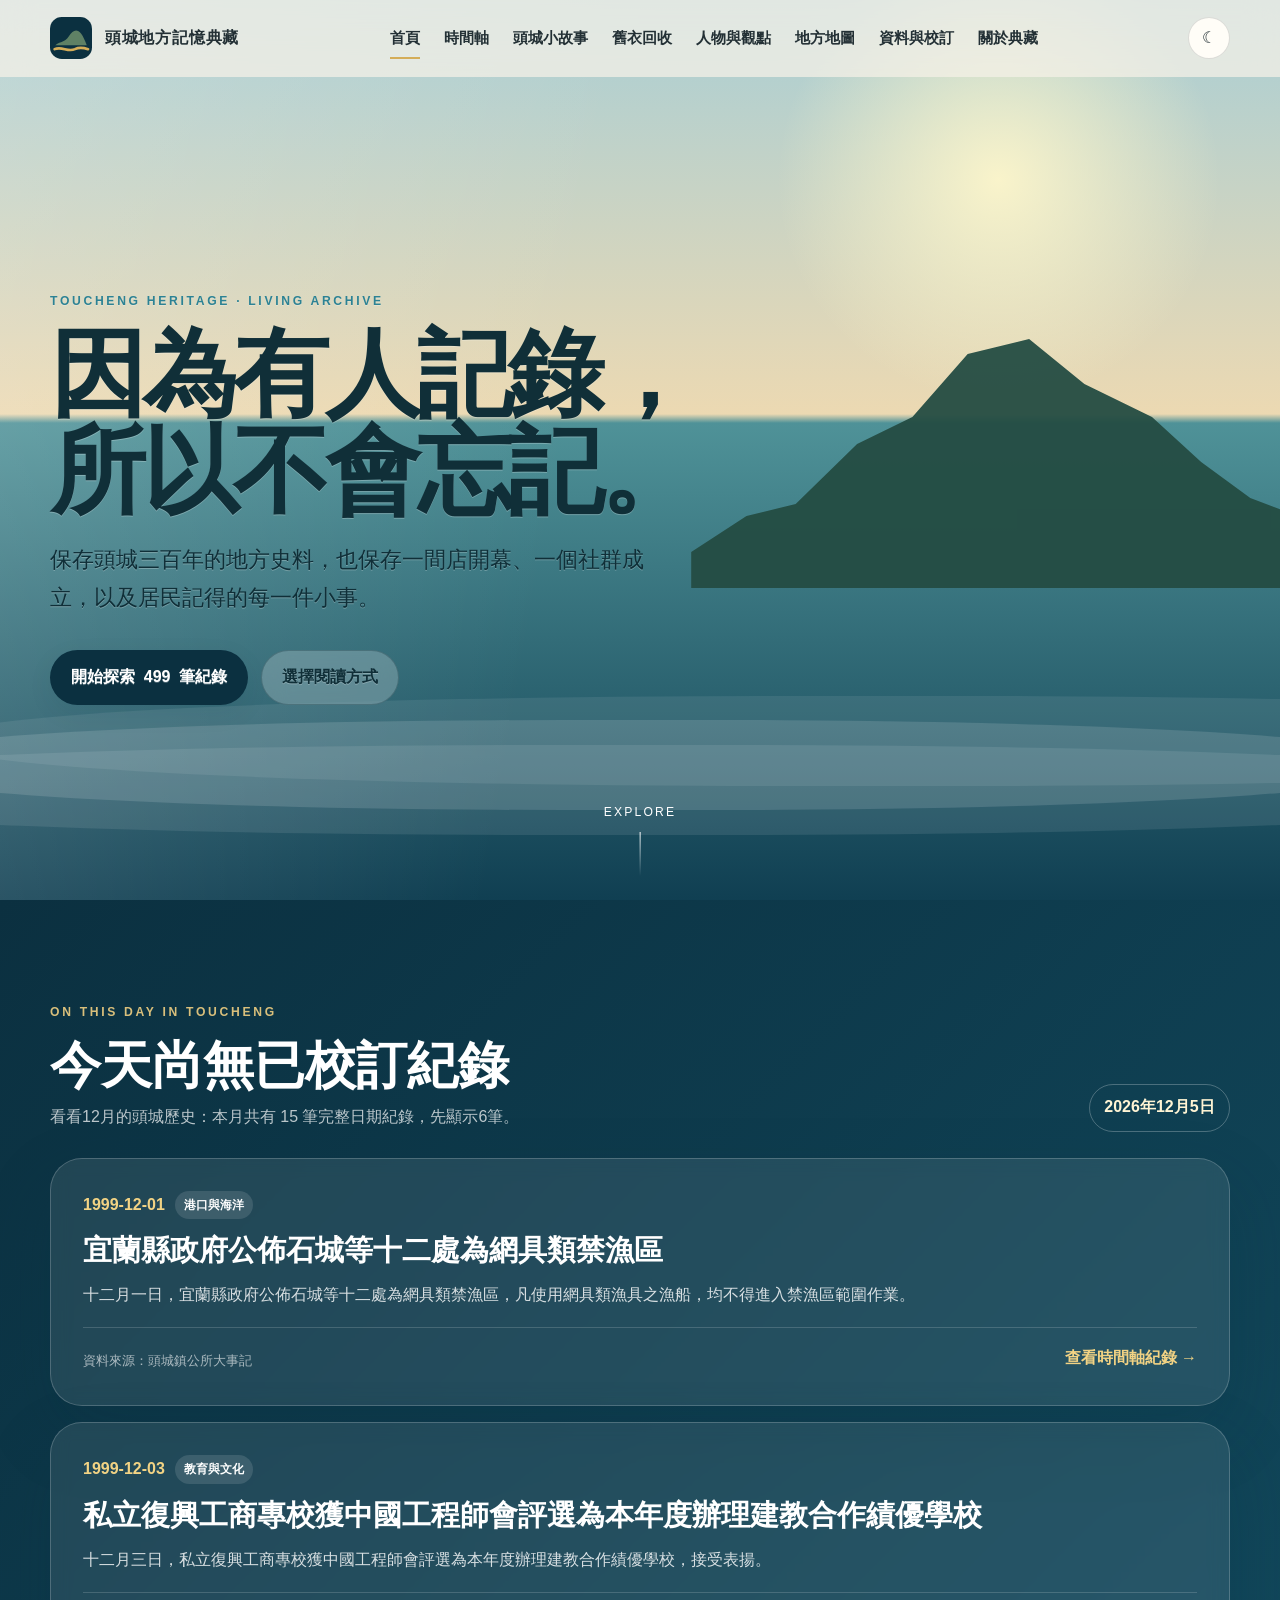
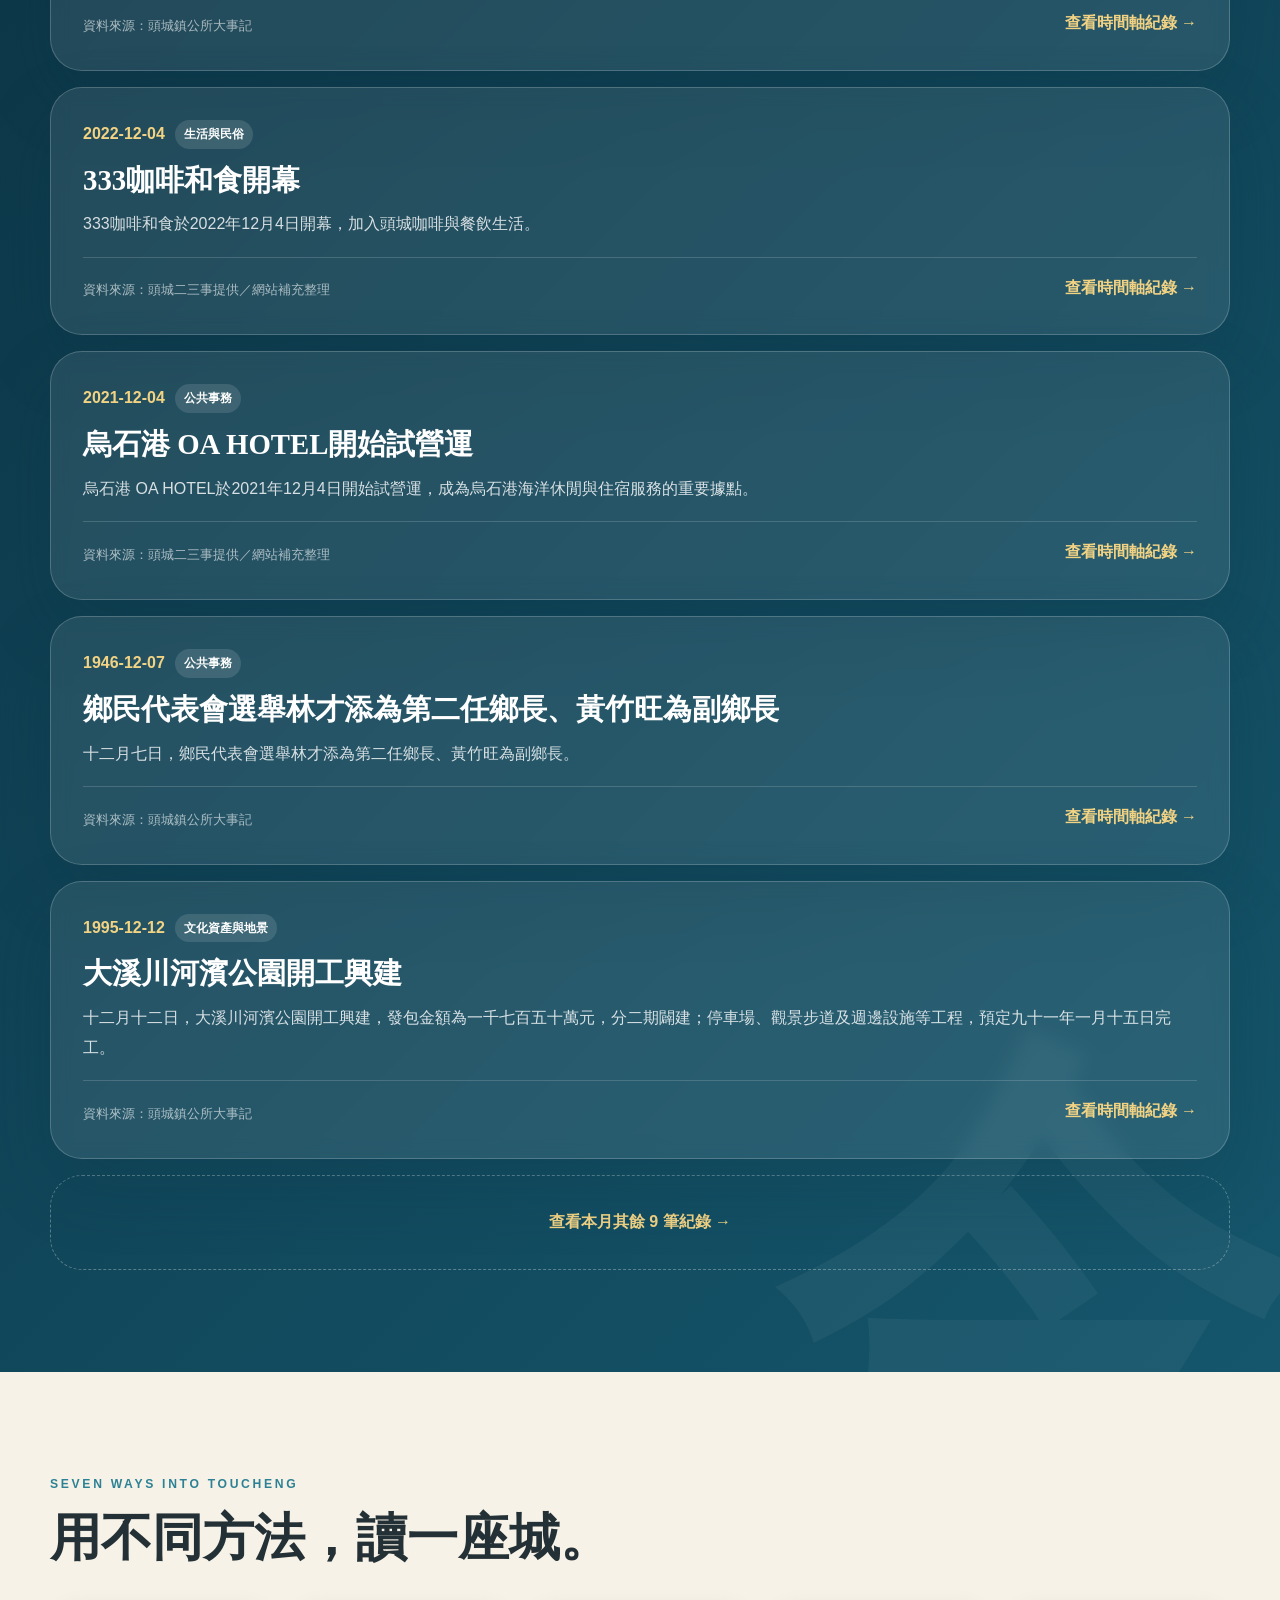
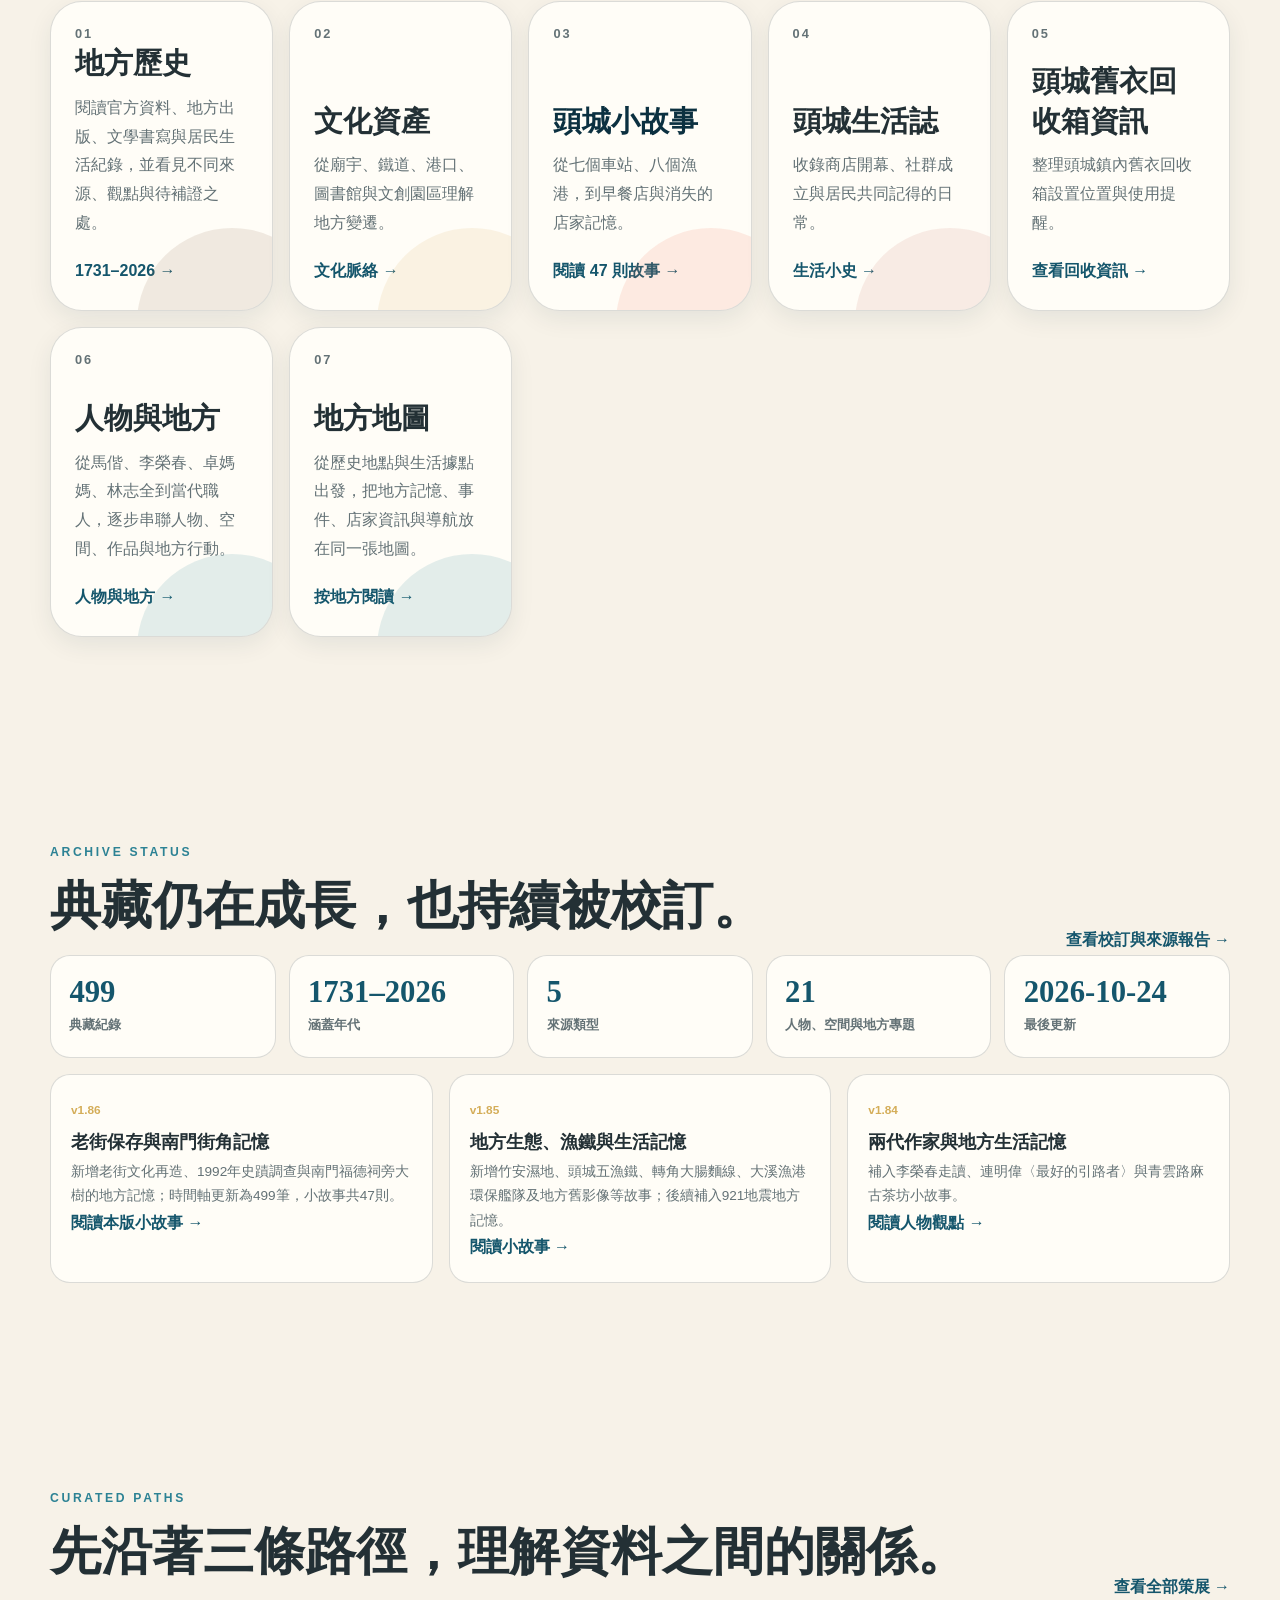
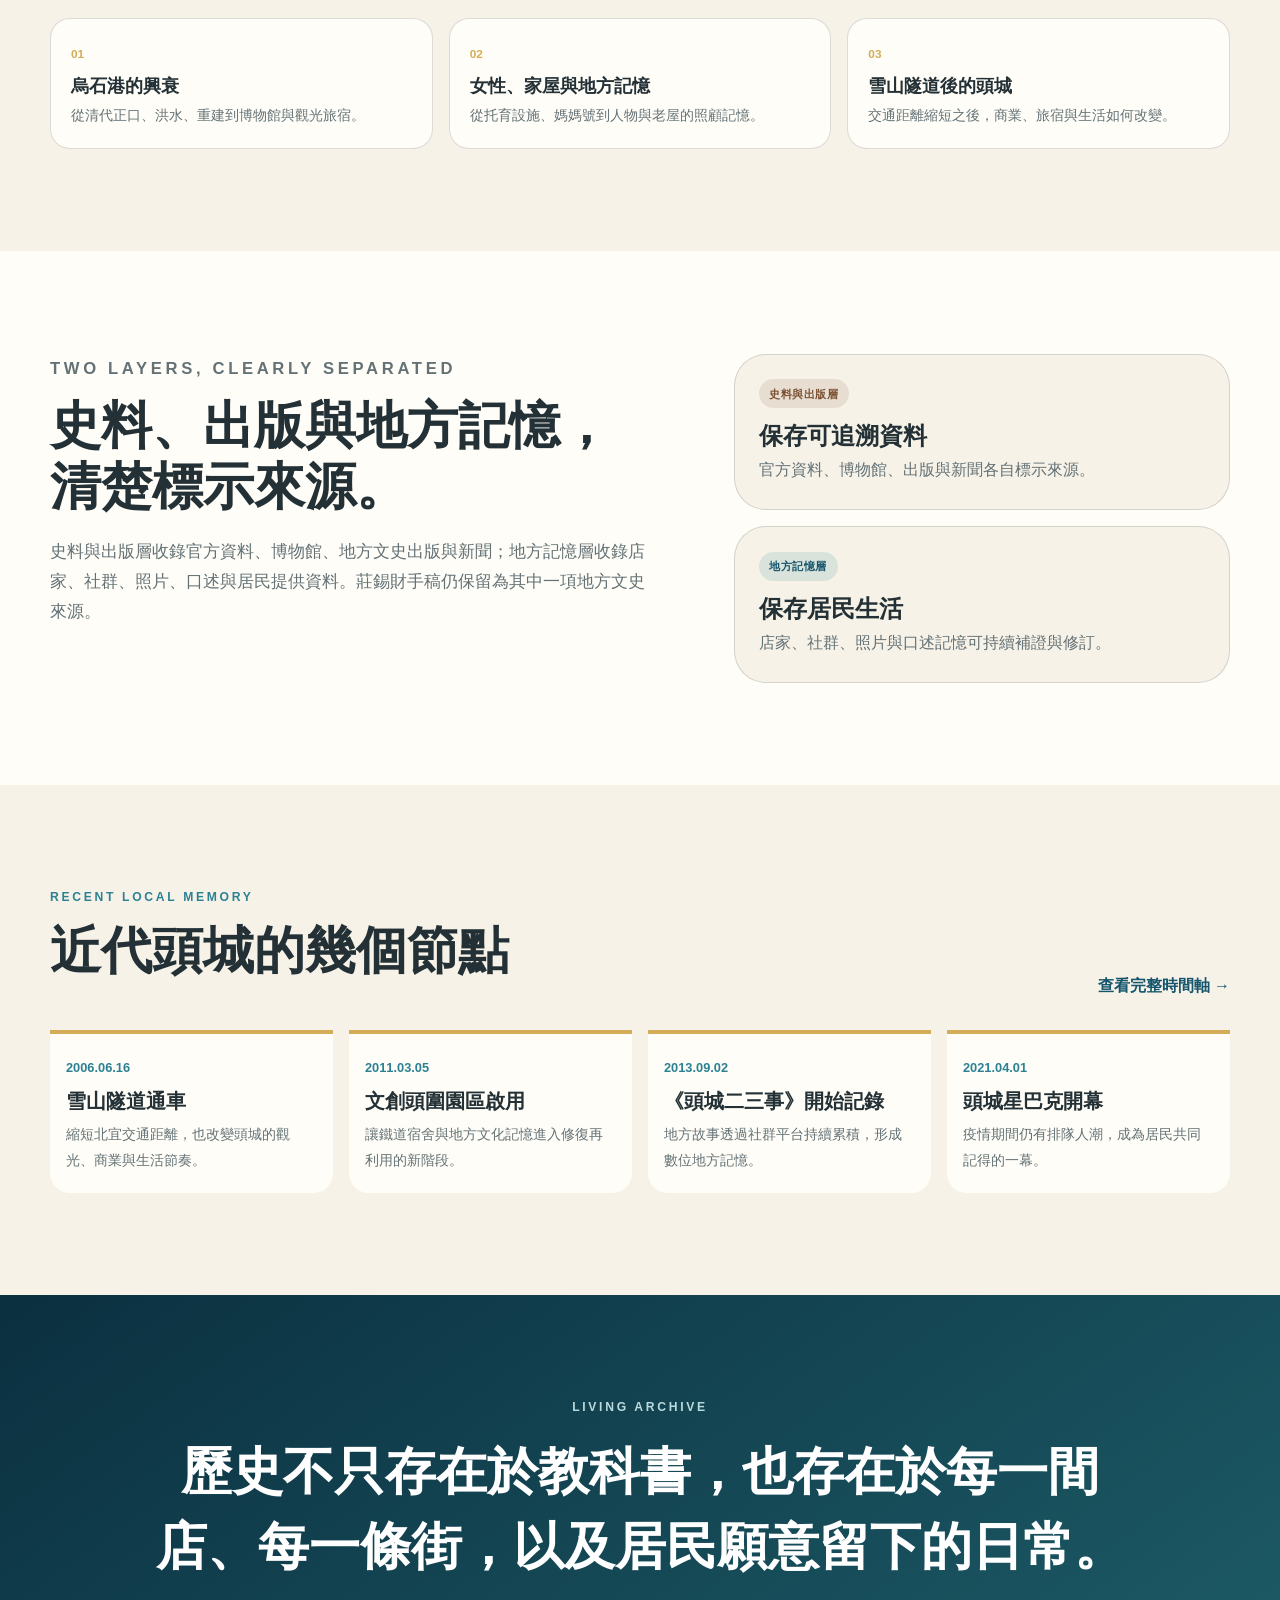
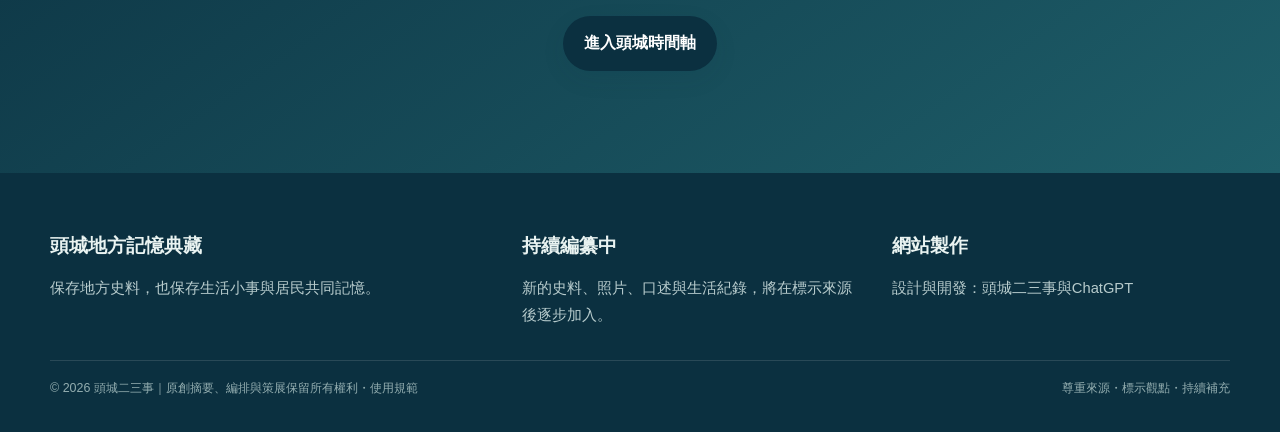
<file: index.html>
<!doctype html>
<html lang="zh-Hant" data-theme="light">
<head>
<meta charset="utf-8">
<meta name="viewport" content="width=device-width,initial-scale=1">
<title>頭城地方記憶典藏｜Toucheng Heritage</title>
<meta name="description" content="保存頭城地方史料、生活小事與共同記憶的持續編纂型數位典藏。">
<link rel="icon" href="favicon.svg">
<link rel="stylesheet" href="assets/css/style.css?update=20261024">
<script defer src="assets/data/site-meta.js?update=20261024"></script>
<script defer src="assets/js/app.js?v=1.86">
</script>
<script defer src="assets/js/history-today.js?update=20261024"></script>
</head>
<body>
<header class="site-header">
<div class="container nav">
<a class="brand" href="index.html">
<svg class="brand-mark" viewBox="0 0 64 64" aria-hidden="true">
<rect width="64" height="64" rx="18" fill="#0b3040"/>
<path d="M8 43c9-7 14-3 21-14 8-12 17-14 27 14H8z" fill="#5f8165"/>
<path d="M7 49c11-5 20 5 31 0 8-4 14-2 20 0" fill="none" stroke="#d4ad58" stroke-width="4" stroke-linecap="round"/>
</svg>
<span>頭城地方記憶典藏</span>
</a>
<nav class="nav-links" aria-label="主要導覽">
<a href="index.html" aria-current="page">首頁</a>
<a href="history.html">時間軸</a>
<a href="stories.html">頭城小故事</a>
<a href="guide.html">舊衣回收</a>
<a href="people.html">人物與觀點</a>
<a href="map.html">地方地圖</a><a href="audit.html">資料與校訂</a>
<a href="about.html">關於典藏</a>
</nav>
<div class="nav-actions">
<button class="icon-btn" data-theme-toggle aria-label="切換深色模式">☾</button>
<button class="icon-btn menu-btn" data-menu-toggle aria-label="開啟選單" aria-expanded="false">☰</button>
</div>
</div>
</header>
<main>
<section class="hero v3-hero">
<div class="hero-island" aria-hidden="true">
</div>
<div class="hero-wave" aria-hidden="true">
</div>
<div class="hero-content">
<div class="hero-copy reveal">
<p class="eyebrow">Toucheng Heritage · Living Archive</p>
<h1>因為有人記錄，<br>所以不會忘記。</h1>
<p class="hero-lead">保存頭城三百年的地方史料，也保存一間店開幕、一個社群成立，以及居民記得的每一件小事。</p>
<div class="hero-actions">
<a class="btn btn-primary" href="history.html">開始探索 <span id="homeHistoryCount" data-history-count>—</span> 筆紀錄</a>
<a class="btn btn-ghost" href="#explore">選擇閱讀方式</a>
</div>
</div>
</div>
<a class="scroll-cue" href="#explore">Explore</a>
</section>
<section class="section on-this-day-section" aria-labelledby="todayHeading">
<div class="container">
<div class="today-header">
<div><p class="eyebrow">On this day in Toucheng</p><h2 class="section-title" id="todayHeading" data-today-heading>歷史上的今天</h2><p data-today-note>正在翻閱今天的頭城記憶……</p></div>
<time class="today-current-date" data-today-date>—</time>
</div>
<div class="today-list" data-on-this-day aria-live="polite"><p class="today-loading">正在載入今日紀錄……</p></div>
</div>
</section>
<section class="section" id="explore">
<div class="container">
<p class="eyebrow reveal">Seven ways into Toucheng</p>
<h2 class="section-title reveal">用不同方法，讀一座城。</h2>
<div class="portal-grid">
<a class="portal-card history reveal" href="history.html">
<span>01</span>
<strong>地方歷史</strong>
<p>閱讀官方資料、地方出版、文學書寫與居民生活紀錄，並看見不同來源、觀點與待補證之處。</p>
<em>1731–2026 →</em>
</a>
<a class="portal-card culture reveal" href="history.html?category=文化資產與地景">
<span>02</span>
<strong>文化資產</strong>
<p>從廟宇、鐵道、港口、圖書館與文創園區理解地方變遷。</p>
<em>文化脈絡 →</em>
</a>
<a class="portal-card stories reveal" href="stories.html">
<span>03</span>
<strong>頭城小故事</strong>
<p>從七個車站、八個漁港，到早餐店與消失的店家記憶。</p>
<em>閱讀 <span data-story-count>—</span> 則故事 →</em>
</a>
<a class="portal-card life reveal" href="history.html?category=地方記憶與社群">
<span>04</span>
<strong>頭城生活誌</strong>
<p>收錄商店開幕、社群成立與居民共同記得的日常。</p>
<em>生活小史 →</em>
</a>
<a class="portal-card guide reveal" href="guide.html">
<span>05</span>
<strong>頭城舊衣回收箱資訊</strong>
<p>整理頭城鎮內舊衣回收箱設置位置與使用提醒。</p>
<em>查看回收資訊 →</em>
</a>
<a class="portal-card place reveal" href="people.html">
<span>06</span>
<strong>人物與地方</strong>
<p>從馬偕、李榮春、卓媽媽、林志全到當代職人，逐步串聯人物、空間、作品與地方行動。</p>
<em>人物與地方 →</em>
</a>
<a class="portal-card place reveal" href="map.html">
<span>07</span>
<strong>地方地圖</strong>
<p>從歷史地點與生活據點出發，把地方記憶、事件、店家資訊與導航放在同一張地圖。</p>
<em>按地方閱讀 →</em>
</a>
</div>
</div>
</section>
<section class="section archive-dashboard"><div class="container"><div class="section-heading"><div><p class="eyebrow">Archive status</p><h2 class="section-title">典藏仍在成長，也持續被校訂。</h2></div><a class="text-link" href="audit.html">查看校訂與來源報告 →</a></div><div class="status-grid"><article><strong data-history-count>—</strong><span>典藏紀錄</span></article><article><strong data-site-coverage>—</strong><span>涵蓋年代</span></article><article><strong data-source-type-count>—</strong><span>來源類型</span></article><article><strong data-people-space-count>—</strong><span>人物、空間與地方專題</span></article><article><strong data-site-updated>—</strong><span>最後更新</span></article></div><div class="recent-update-grid"><article><time>v1.86</time><h3>老街保存與南門街角記憶</h3><p>新增老街文化再造、1992年史蹟調查與南門福德祠旁大樹的地方記憶；時間軸更新為499筆，小故事共47則。</p><a class="text-link" href="stories.html">閱讀本版小故事 →</a></article><article><time>v1.85</time><h3>地方生態、漁鐵與生活記憶</h3><p>新增竹安濕地、頭城五漁鐵、轉角大腸麵線、大溪漁港環保艦隊及地方舊影像等故事；後續補入921地震地方記憶。</p><a class="text-link" href="stories.html">閱讀小故事 →</a></article><article><time>v1.84</time><h3>兩代作家與地方生活記憶</h3><p>補入李榮春走讀、連明偉〈最好的引路者〉與青雲路麻古茶坊小故事。</p><a class="text-link" href="people.html#lian-mingwei-best-guide">閱讀人物觀點 →</a></article></div></div></section>
<section class="section section-muted home-curations"><div class="container"><div class="section-heading"><div><p class="eyebrow">Curated paths</p><h2 class="section-title">先沿著三條路徑，理解資料之間的關係。</h2></div><a class="text-link" href="curations.html">查看全部策展 →</a></div><div class="curation-card-grid"><a href="curations.html#wushih-port"><span>01</span><h3>烏石港的興衰</h3><p>從清代正口、洪水、重建到博物館與觀光旅宿。</p></a><a href="curations.html#women-home"><span>02</span><h3>女性、家屋與地方記憶</h3><p>從托育設施、媽媽號到人物與老屋的照顧記憶。</p></a><a href="curations.html#after-snow-tunnel"><span>03</span><h3>雪山隧道後的頭城</h3><p>交通距離縮短之後，商業、旅宿與生活如何改變。</p></a></div></div></section>
<section class="section dual-archive">
<div class="container intro-grid">
<div class="intro-copy reveal">
<p class="eyebrow">Two layers, clearly separated</p>
<h2 class="section-title">史料、出版與地方記憶，<br>清楚標示來源。</h2>
<p>史料與出版層收錄官方資料、博物館、地方文史出版與新聞；地方記憶層收錄店家、社群、照片、口述與居民提供資料。莊錫財手稿仍保留為其中一項地方文史來源。</p>
</div>
<div class="layer-stack reveal">
<article>
<span class="source-badge manuscript">史料與出版層</span>
<h3>保存可追溯資料</h3>
<p>官方資料、博物館、出版與新聞各自標示來源。</p>
</article>
<article>
<span class="source-badge supplement">地方記憶層</span>
<h3>保存居民生活</h3>
<p>店家、社群、照片與口述記憶可持續補證與修訂。</p>
</article>
</div>
</div>
</section>
<section class="section recent-memory">
<div class="container">
<div class="section-heading reveal">
<div>
<p class="eyebrow">Recent local memory</p>
<h2 class="section-title">近代頭城的幾個節點</h2>
</div>
<a class="text-link" href="history.html">查看完整時間軸 →</a>
</div>
<div class="memory-strip">
<article class="reveal">
<time>2006.06.16</time>
<h3>雪山隧道通車</h3>
<p>縮短北宜交通距離，也改變頭城的觀光、商業與生活節奏。</p>
</article>
<article class="reveal">
<time>2011.03.05</time>
<h3>文創頭圍園區啟用</h3>
<p>讓鐵道宿舍與地方文化記憶進入修復再利用的新階段。</p>
</article>
<article class="reveal">
<time>2013.09.02</time>
<h3>《頭城二三事》開始記錄</h3>
<p>地方故事透過社群平台持續累積，形成數位地方記憶。</p>
</article>
<article class="reveal">
<time>2021.04.01</time>
<h3>頭城星巴克開幕</h3>
<p>疫情期間仍有排隊人潮，成為居民共同記得的一幕。</p>
</article>
</div>
</div>
</section>
<section class="section living-note">
<div class="container reveal">
<p class="eyebrow">Living Archive</p>
<blockquote>歷史不只存在於教科書，也存在於每一間店、每一條街，以及居民願意留下的日常。</blockquote>
<a class="btn btn-primary" href="history.html">進入頭城時間軸</a>
</div>
</section>
</main>
<footer class="site-footer">
<div class="container">
<div class="footer-grid">
<div>
<h3>頭城地方記憶典藏</h3>
<p>保存地方史料，也保存生活小事與居民共同記憶。</p>
</div>
<div>
<h3>持續編纂中</h3>
<p>新的史料、照片、口述與生活紀錄，將在標示來源後逐步加入。</p>
</div>
<div>
<h3>網站製作</h3>
<p>設計與開發：頭城二三事與ChatGPT</p>
</div>
</div>
<div class="footer-bottom">
<span>© 2026 頭城二三事｜原創摘要、編排與策展保留所有權利・<a href="copyright.html">使用規範</a></span>
<span>尊重來源・標示觀點・持續補充</span>
</div>
</div>
</footer>
</body>
</html>
</file>
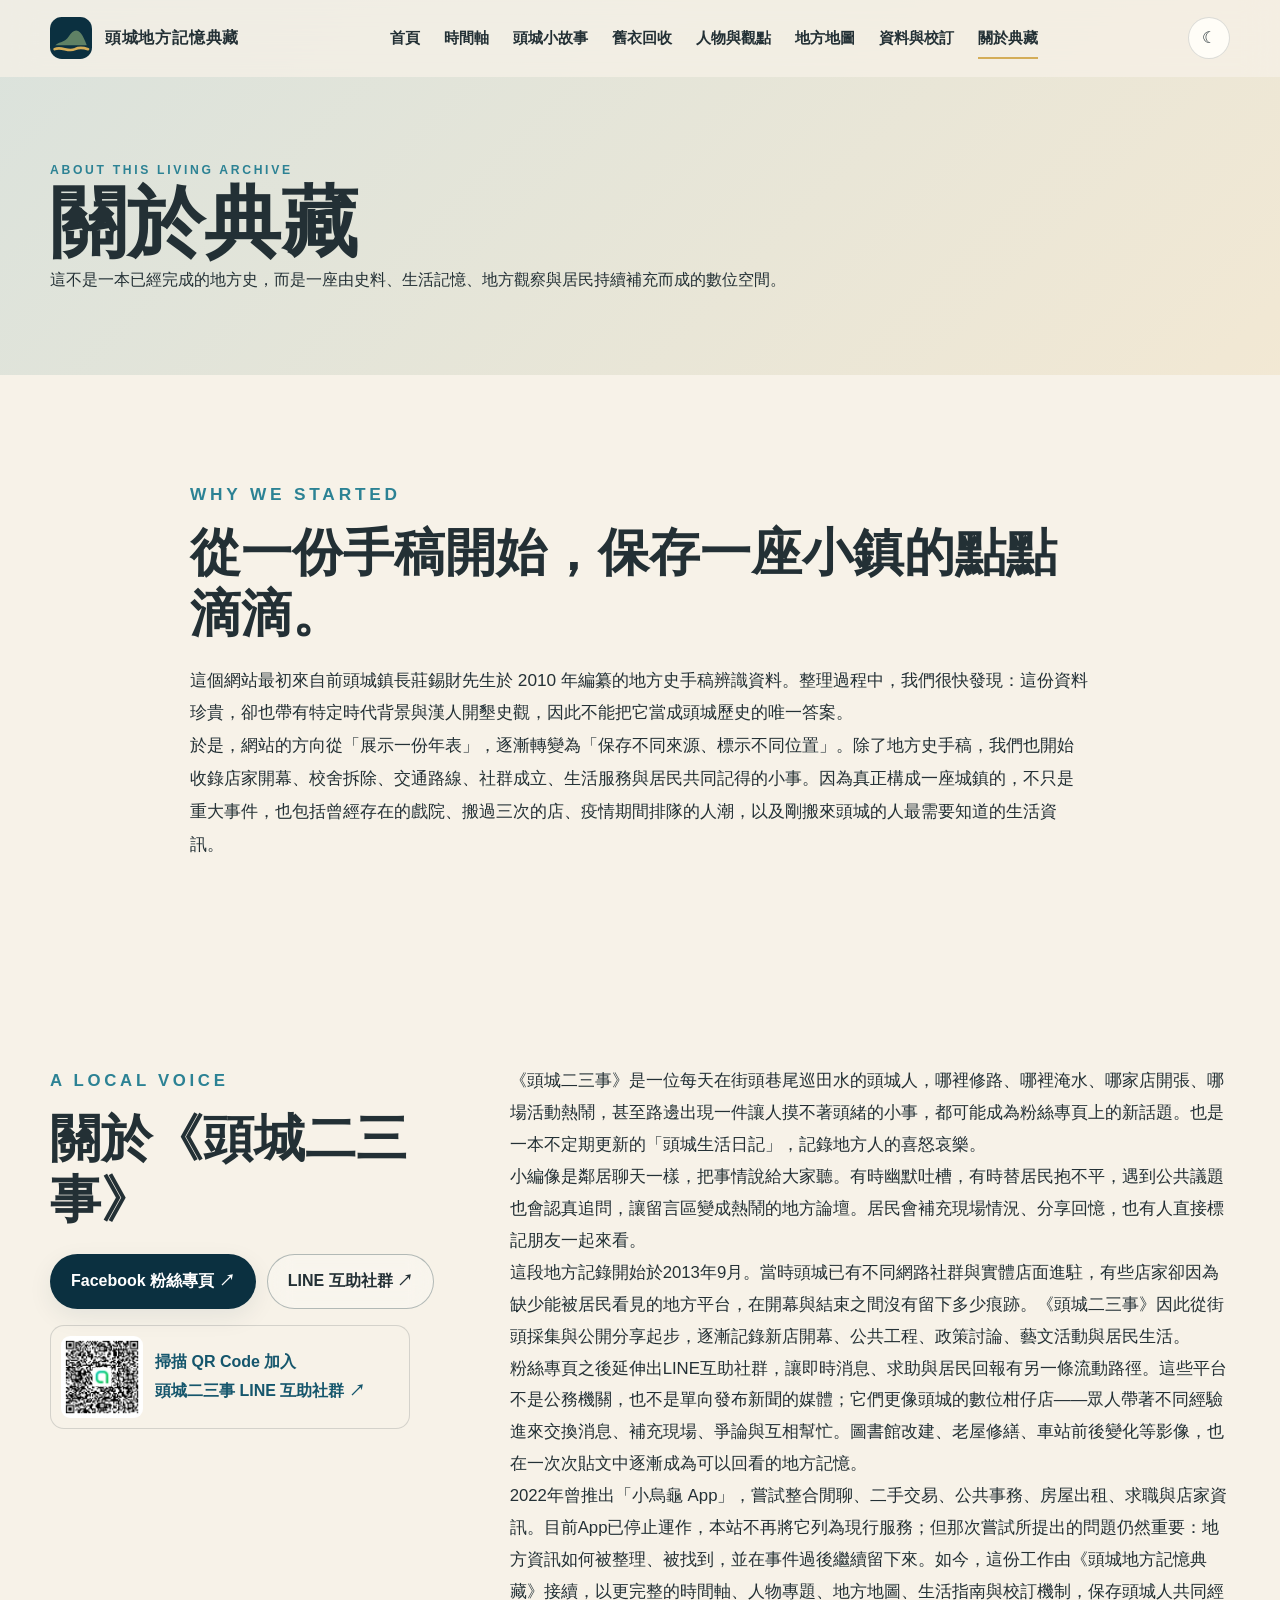
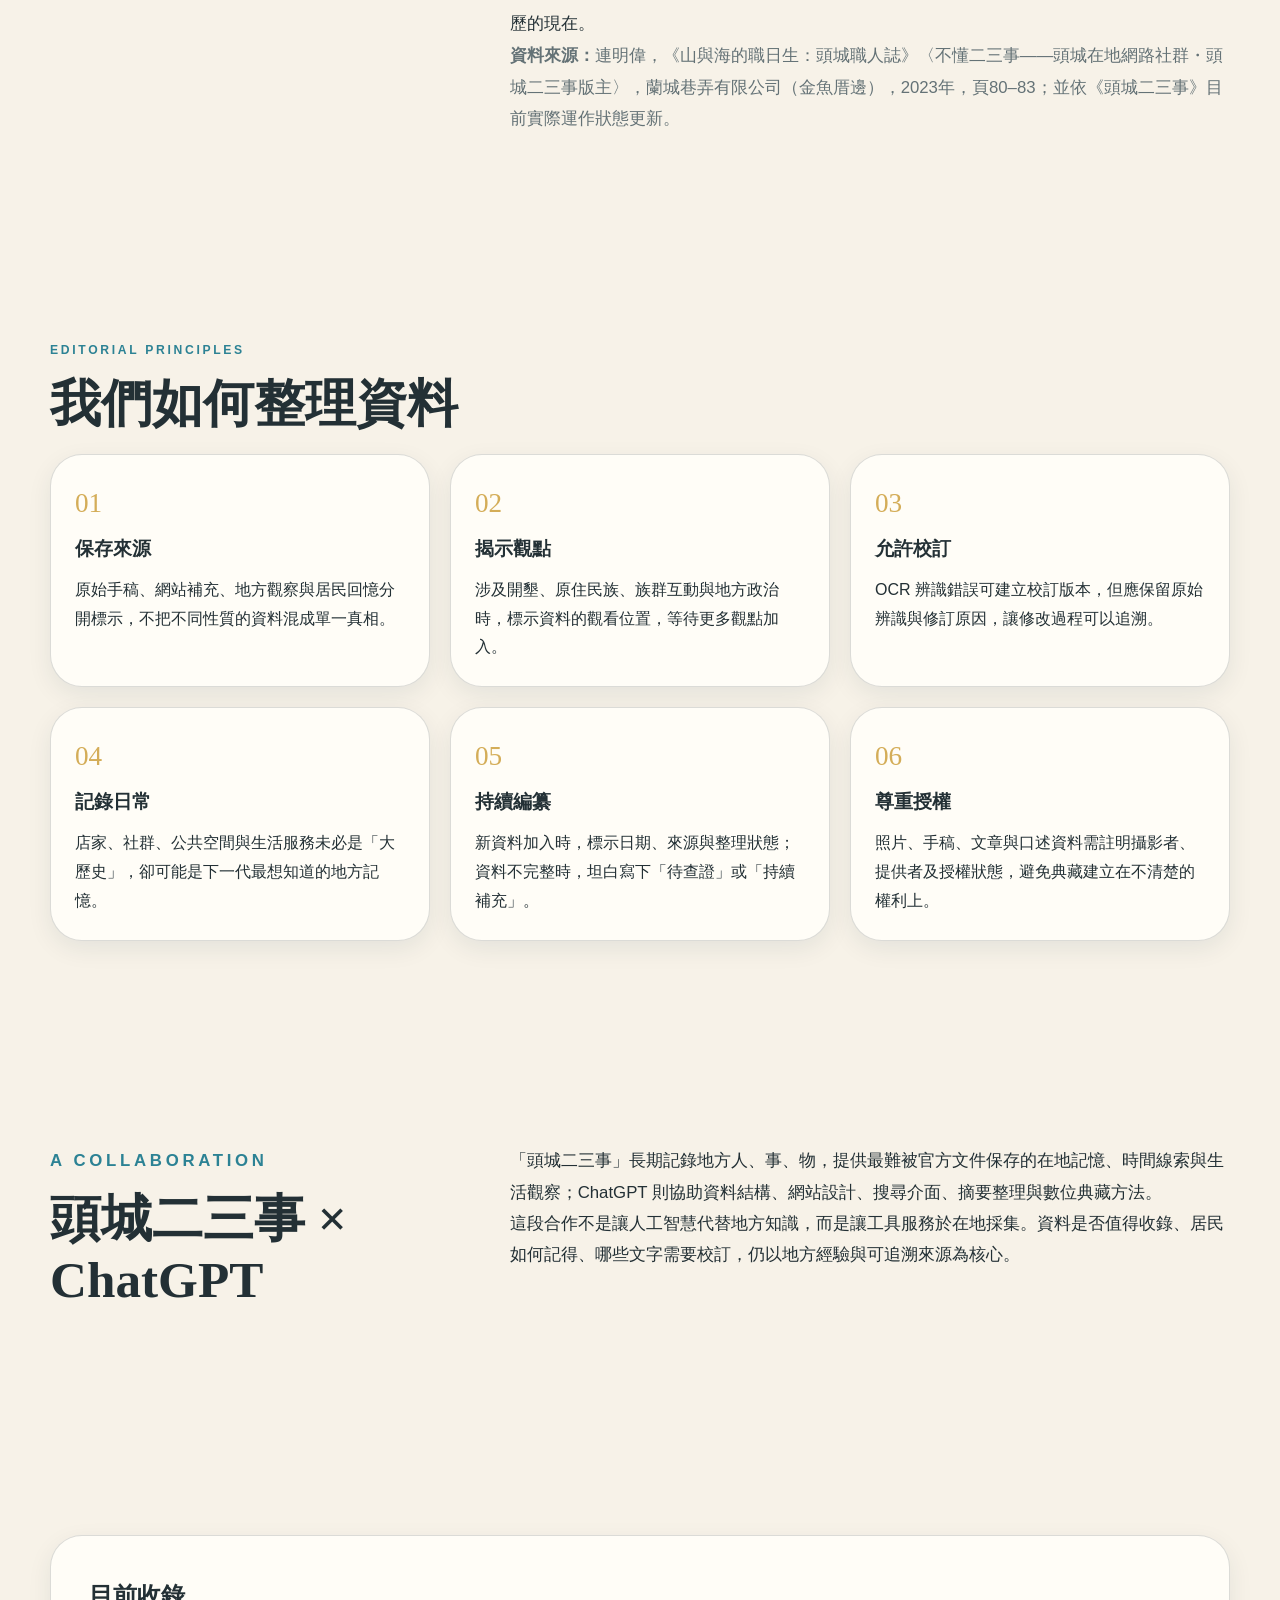
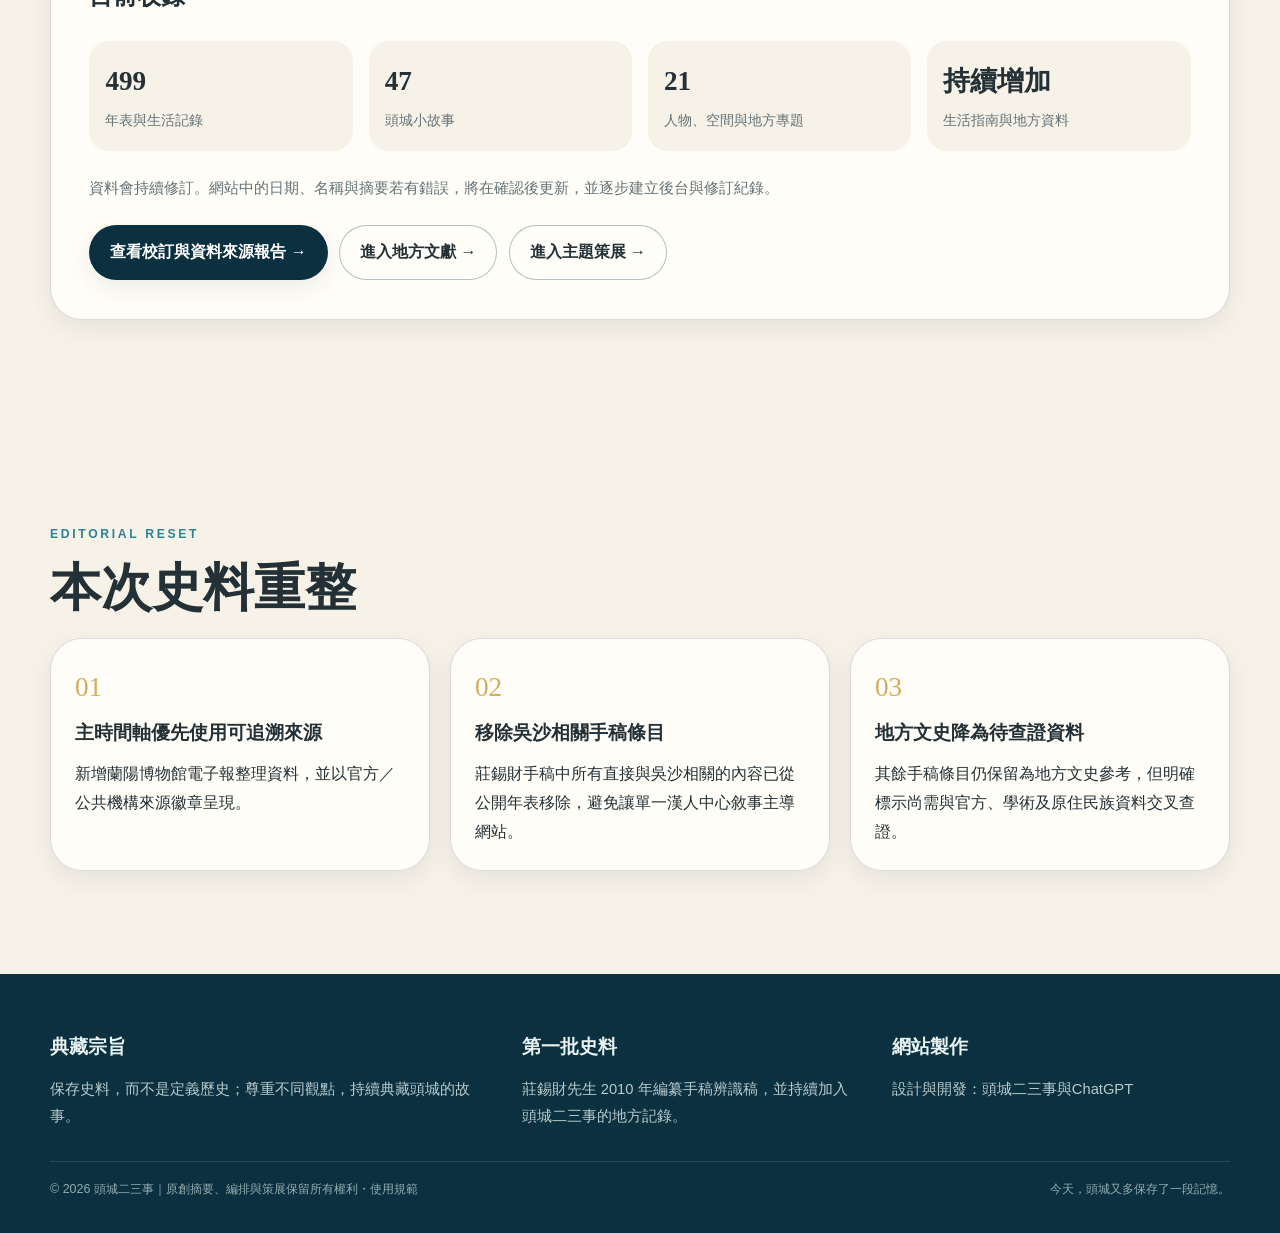
<file: about.html>
<!doctype html>
<html lang="zh-Hant" data-theme="light">
<head>
<meta charset="utf-8">
<meta name="viewport" content="width=device-width,initial-scale=1">
<title>關於典藏｜頭城地方記憶典藏</title>
<meta name="description" content="一座由頭城二三事與 ChatGPT 共同整理，持續保存地方史料、生活記憶與實用資訊的數位典藏。">
<link rel="icon" href="favicon.svg">
<link rel="stylesheet" href="assets/css/style.css?v=1.86">
<script defer src="assets/data/site-meta.js?v=1.86"></script>
<script defer src="assets/js/app.js?v=1.86">
</script>
</head>
<body>
<header class="site-header">
<div class="container nav">
<a class="brand" href="index.html">
<svg class="brand-mark" viewBox="0 0 64 64" aria-hidden="true">
<rect width="64" height="64" rx="18" fill="#0b3040"/>
<path d="M8 43c9-7 14-3 21-14 8-12 17-14 27 14H8z" fill="#5f8165"/>
<path d="M7 49c11-5 20 5 31 0 8-4 14-2 20 0" fill="none" stroke="#d4ad58" stroke-width="4" stroke-linecap="round"/>
</svg>
<span>頭城地方記憶典藏</span>
</a>
<nav class="nav-links" aria-label="主要導覽">
<a href="index.html">首頁</a>
<a href="history.html">時間軸</a>
<a href="stories.html">頭城小故事</a>
<a href="guide.html">舊衣回收</a>
<a href="people.html">人物與觀點</a>
<a href="map.html">地方地圖</a><a href="audit.html">資料與校訂</a>
<a href="about.html" aria-current="page">關於典藏</a>
</nav>
<div class="nav-actions">
<button class="icon-btn" data-theme-toggle aria-label="切換深色模式">☾</button>
<button class="icon-btn menu-btn" data-menu-toggle aria-label="開啟選單" aria-expanded="false">☰</button>
</div>
</div>
</header>
<main>
<section class="page-hero">
<div class="container">
<p class="eyebrow">About this living archive</p>
<h1>關於典藏</h1>
<p>這不是一本已經完成的地方史，而是一座由史料、生活記憶、地方觀察與居民持續補充而成的數位空間。</p>
</div>
</section>
<section class="section">
<div class="container manifesto">
<p class="eyebrow">Why we started</p>
<h2 class="section-title">從一份手稿開始，保存一座小鎮的點點滴滴。</h2>
<p>這個網站最初來自前頭城鎮長莊錫財先生於 2010 年編纂的地方史手稿辨識資料。整理過程中，我們很快發現：這份資料珍貴，卻也帶有特定時代背景與漢人開墾史觀，因此不能把它當成頭城歷史的唯一答案。</p>
<p>於是，網站的方向從「展示一份年表」，逐漸轉變為「保存不同來源、標示不同位置」。除了地方史手稿，我們也開始收錄店家開幕、校舍拆除、交通路線、社群成立、生活服務與居民共同記得的小事。因為真正構成一座城鎮的，不只是重大事件，也包括曾經存在的戲院、搬過三次的店、疫情期間排隊的人潮，以及剛搬來頭城的人最需要知道的生活資訊。</p>
</div>
</section>
<section class="section soft-section about-toucheng23">
<div class="container collaboration">
<div>
<p class="eyebrow">A local voice</p>
<h2 class="section-title">關於《頭城二三事》</h2>
<div class="about-link-row">
<a class="btn btn-primary" href="https://www.facebook.com/gotoucheng" target="_blank" rel="noopener noreferrer">Facebook 粉絲專頁 ↗</a>
<a class="btn btn-ghost" href="https://line.me/ti/g2/rRQod-0OIZjjnzrLxcBh7_f46T_fz6mPeCCEZg?utm_source=invitation&amp;utm_medium=link_copy&amp;utm_campaign=default" target="_blank" rel="noopener noreferrer">LINE 互助社群 ↗</a>
</div>
<a class="guide-image-link" href="https://line.me/ti/g2/rRQod-0OIZjjnzrLxcBh7_f46T_fz6mPeCCEZg?utm_source=invitation&amp;utm_medium=link_copy&amp;utm_campaign=default" target="_blank" rel="noopener noreferrer">
<img src="assets/images/about/toucheng-line-qrcode.jpg" alt="頭城二三事 LINE 互助社群 QR Code">
<span>掃描 QR Code 加入<br>頭城二三事 LINE 互助社群 ↗</span>
</a>
</div>
<div class="about-toucheng23-copy">
<p>《頭城二三事》是一位每天在街頭巷尾巡田水的頭城人，哪裡修路、哪裡淹水、哪家店開張、哪場活動熱鬧，甚至路邊出現一件讓人摸不著頭緒的小事，都可能成為粉絲專頁上的新話題。也是一本不定期更新的「頭城生活日記」，記錄地方人的喜怒哀樂。</p>
<p>小編像是鄰居聊天一樣，把事情說給大家聽。有時幽默吐槽，有時替居民抱不平，遇到公共議題也會認真追問，讓留言區變成熱鬧的地方論壇。居民會補充現場情況、分享回憶，也有人直接標記朋友一起來看。</p>
<p>這段地方記錄開始於2013年9月。當時頭城已有不同網路社群與實體店面進駐，有些店家卻因為缺少能被居民看見的地方平台，在開幕與結束之間沒有留下多少痕跡。《頭城二三事》因此從街頭採集與公開分享起步，逐漸記錄新店開幕、公共工程、政策討論、藝文活動與居民生活。</p>
<p>粉絲專頁之後延伸出LINE互助社群，讓即時消息、求助與居民回報有另一條流動路徑。這些平台不是公務機關，也不是單向發布新聞的媒體；它們更像頭城的數位柑仔店——眾人帶著不同經驗進來交換消息、補充現場、爭論與互相幫忙。圖書館改建、老屋修繕、車站前後變化等影像，也在一次次貼文中逐漸成為可以回看的地方記憶。</p>
<p>2022年曾推出「小烏龜 App」，嘗試整合閒聊、二手交易、公共事務、房屋出租、求職與店家資訊。目前App已停止運作，本站不再將它列為現行服務；但那次嘗試所提出的問題仍然重要：地方資訊如何被整理、被找到，並在事件過後繼續留下來。如今，這份工作由《頭城地方記憶典藏》接續，以更完整的時間軸、人物專題、地方地圖、生活指南與校訂機制，保存頭城人共同經歷的現在。</p>
<p class="small-note"><strong>資料來源：</strong>連明偉，《山與海的職日生：頭城職人誌》〈不懂二三事——頭城在地網路社群・頭城二三事版主〉，蘭城巷弄有限公司（金魚厝邊），2023年，頁80–83；並依《頭城二三事》目前實際運作狀態更新。</p>
</div>
</div>
</section>
<section class="section soft-section">
<div class="container">
<p class="eyebrow">Editorial principles</p>
<h2 class="section-title">我們如何整理資料</h2>
<div class="principle-grid">
<article>
<span>01</span>
<h3>保存來源</h3>
<p>原始手稿、網站補充、地方觀察與居民回憶分開標示，不把不同性質的資料混成單一真相。</p>
</article>
<article>
<span>02</span>
<h3>揭示觀點</h3>
<p>涉及開墾、原住民族、族群互動與地方政治時，標示資料的觀看位置，等待更多觀點加入。</p>
</article>
<article>
<span>03</span>
<h3>允許校訂</h3>
<p>OCR 辨識錯誤可建立校訂版本，但應保留原始辨識與修訂原因，讓修改過程可以追溯。</p>
</article>
<article>
<span>04</span>
<h3>記錄日常</h3>
<p>店家、社群、公共空間與生活服務未必是「大歷史」，卻可能是下一代最想知道的地方記憶。</p>
</article>
<article>
<span>05</span>
<h3>持續編纂</h3>
<p>新資料加入時，標示日期、來源與整理狀態；資料不完整時，坦白寫下「待查證」或「持續補充」。</p>
</article>
<article>
<span>06</span>
<h3>尊重授權</h3>
<p>照片、手稿、文章與口述資料需註明攝影者、提供者及授權狀態，避免典藏建立在不清楚的權利上。</p>
</article>
</div>
</div>
</section>
<section class="section">
<div class="container collaboration">
<div>
<p class="eyebrow">A collaboration</p>
<h2 class="section-title">頭城二三事 × ChatGPT</h2>
</div>
<div>
<p>「頭城二三事」長期記錄地方人、事、物，提供最難被官方文件保存的在地記憶、時間線索與生活觀察；ChatGPT 則協助資料結構、網站設計、搜尋介面、摘要整理與數位典藏方法。</p>
<p>這段合作不是讓人工智慧代替地方知識，而是讓工具服務於在地採集。資料是否值得收錄、居民如何記得、哪些文字需要校訂，仍以地方經驗與可追溯來源為核心。</p>
</div>
</div>
</section>
<section class="section">
<div class="container source-panel">
<h2>目前收錄</h2>
<div class="archive-numbers">
<div>
<strong data-history-count>—</strong>
<span>年表與生活記錄</span>
</div>
<div>
<strong data-story-count>—</strong>
<span>頭城小故事</span>
</div>
<div>
<strong data-people-space-count>—</strong>
<span>人物、空間與地方專題</span>
</div>
<div>
<strong>持續增加</strong>
<span>生活指南與地方資料</span>
</div>
</div>
<p class="small-note">資料會持續修訂。網站中的日期、名稱與摘要若有錯誤，將在確認後更新，並逐步建立後台與修訂紀錄。</p>
<div class="about-link-row"><a class="btn btn-primary" href="audit.html">查看校訂與資料來源報告 →</a><a class="btn btn-ghost" href="literature.html">進入地方文獻 →</a><a class="btn btn-ghost" href="curations.html">進入主題策展 →</a></div>
</div>
</section>
<section class="section section-muted">
<div class="container">
<div class="section-heading">
<div>
<p class="eyebrow">Editorial reset</p>
<h2 class="section-title">本次史料重整</h2>
</div>
</div>
<div class="principle-grid">
<article class="principle-card">
<span>01</span>
<h3>主時間軸優先使用可追溯來源</h3>
<p>新增蘭陽博物館電子報整理資料，並以官方／公共機構來源徽章呈現。</p>
</article>
<article class="principle-card">
<span>02</span>
<h3>移除吳沙相關手稿條目</h3>
<p>莊錫財手稿中所有直接與吳沙相關的內容已從公開年表移除，避免讓單一漢人中心敘事主導網站。</p>
</article>
<article class="principle-card">
<span>03</span>
<h3>地方文史降為待查證資料</h3>
<p>其餘手稿條目仍保留為地方文史參考，但明確標示尚需與官方、學術及原住民族資料交叉查證。</p>
</article>
</div>
</div>
</section>
</main>
<footer class="site-footer">
<div class="container">
<div class="footer-grid">
<div>
<h3>典藏宗旨</h3>
<p>保存史料，而不是定義歷史；尊重不同觀點，持續典藏頭城的故事。</p>
</div>
<div>
<h3>第一批史料</h3>
<p>莊錫財先生 2010 年編纂手稿辨識稿，並持續加入頭城二三事的地方記錄。</p>
</div>
<div>
<h3>網站製作</h3>
<p>設計與開發：頭城二三事與ChatGPT</p>
</div>
</div>
<div class="footer-bottom">
<span>© 2026 頭城二三事｜原創摘要、編排與策展保留所有權利・<a href="copyright.html">使用規範</a></span>
<span>今天，頭城又多保存了一段記憶。</span>
</div>
</div>
</footer>
</body>
</html>
</file>
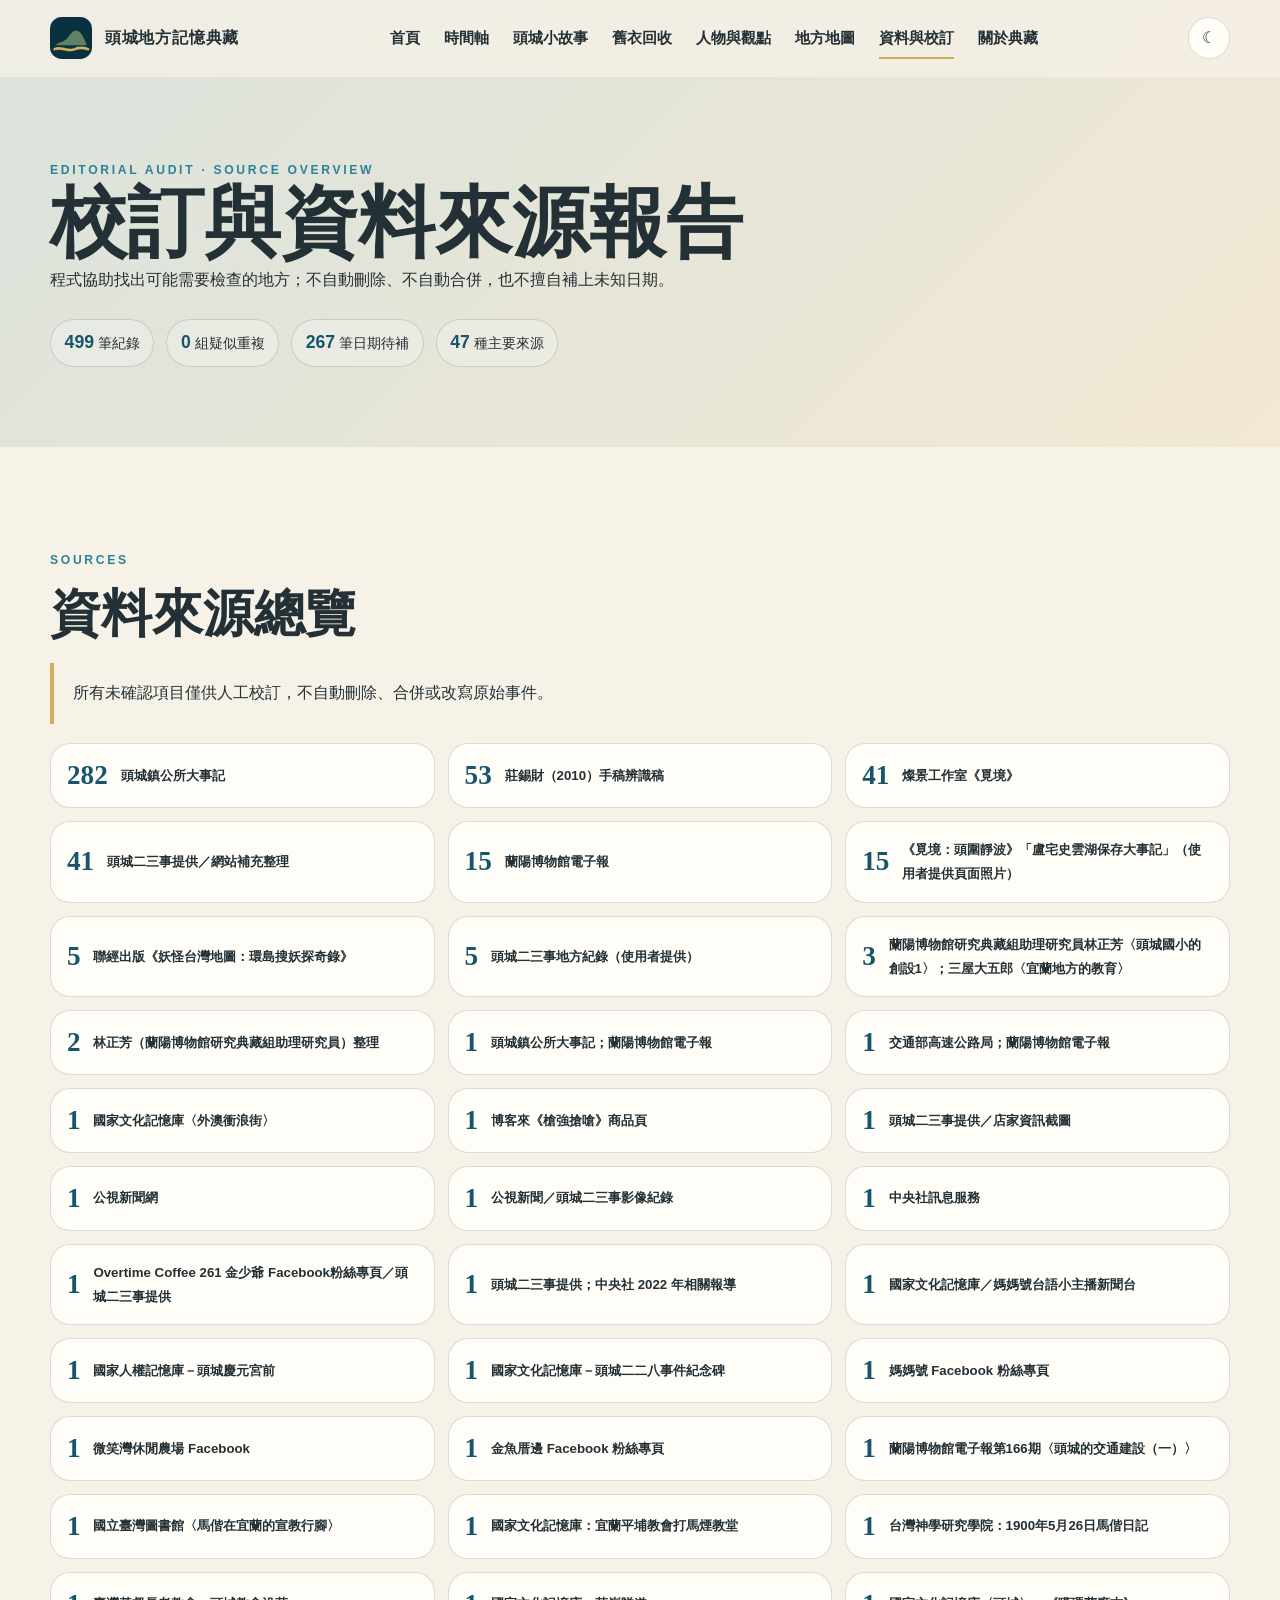
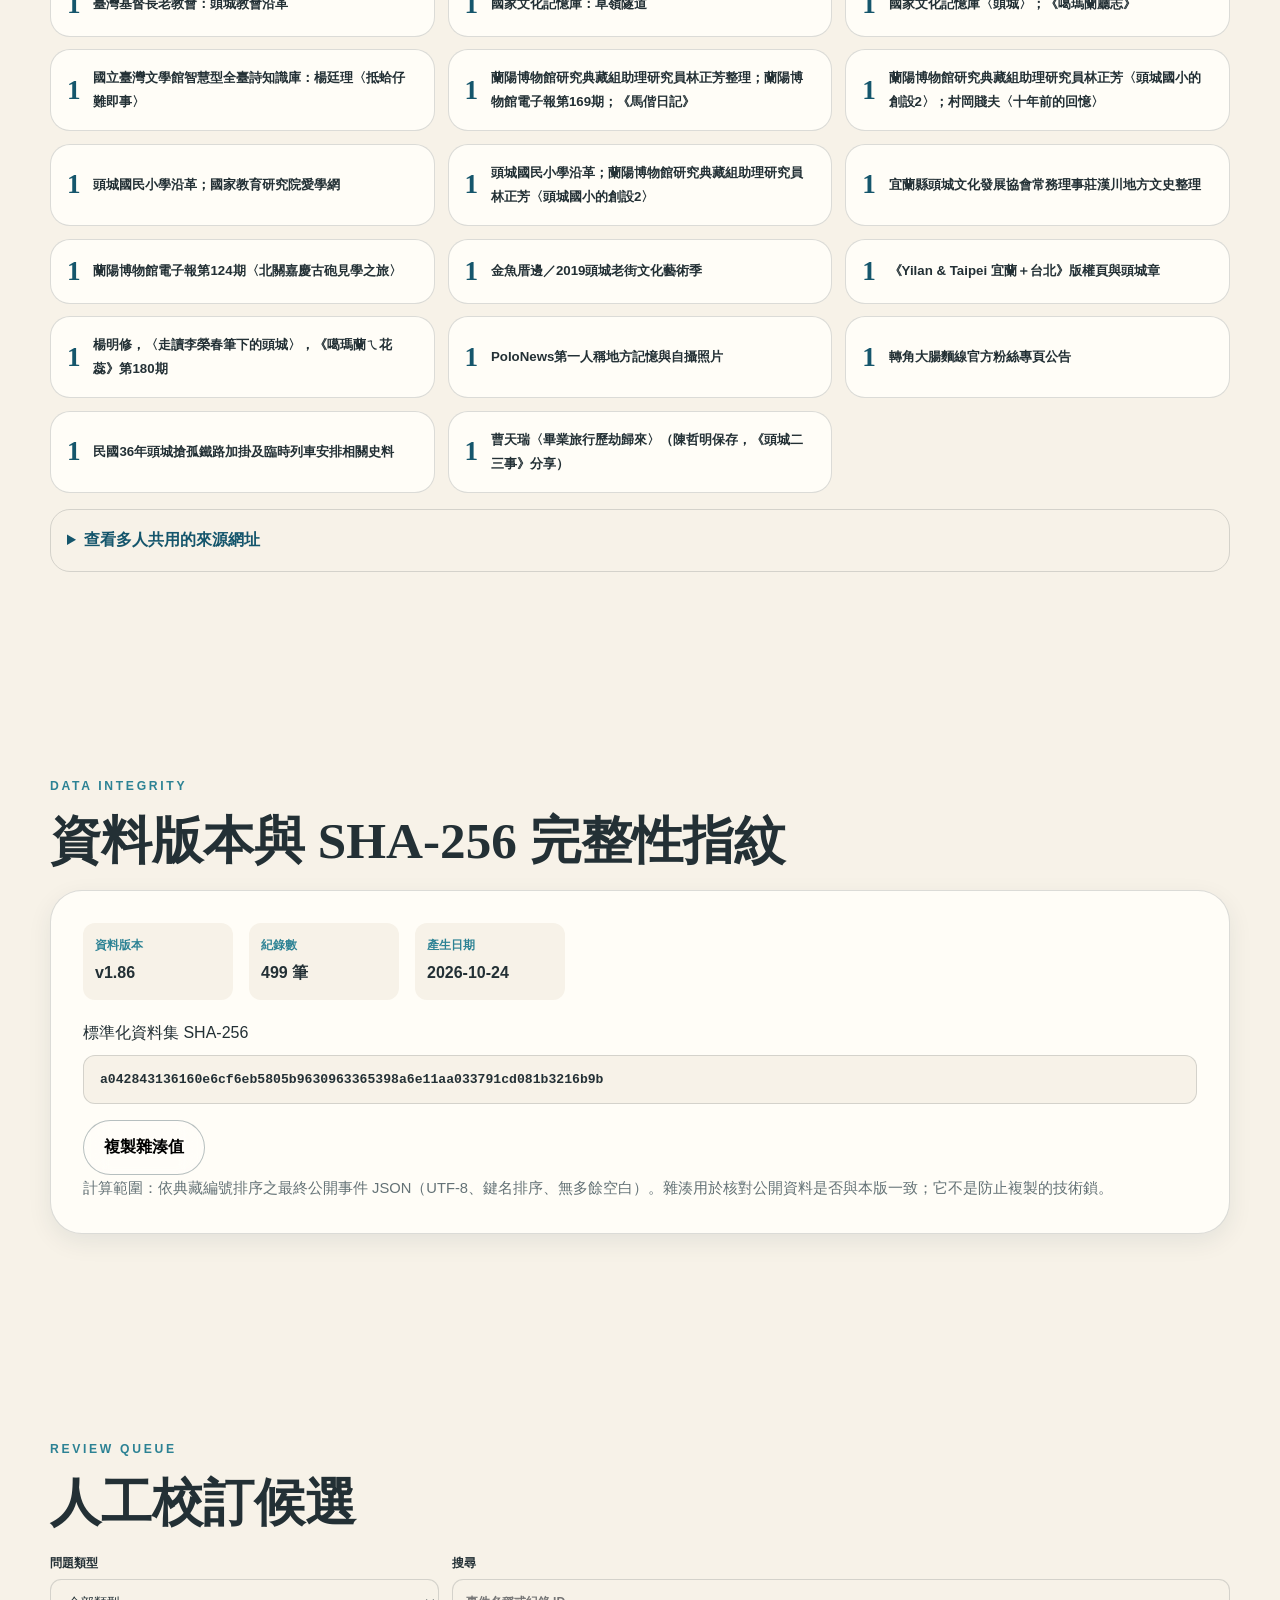
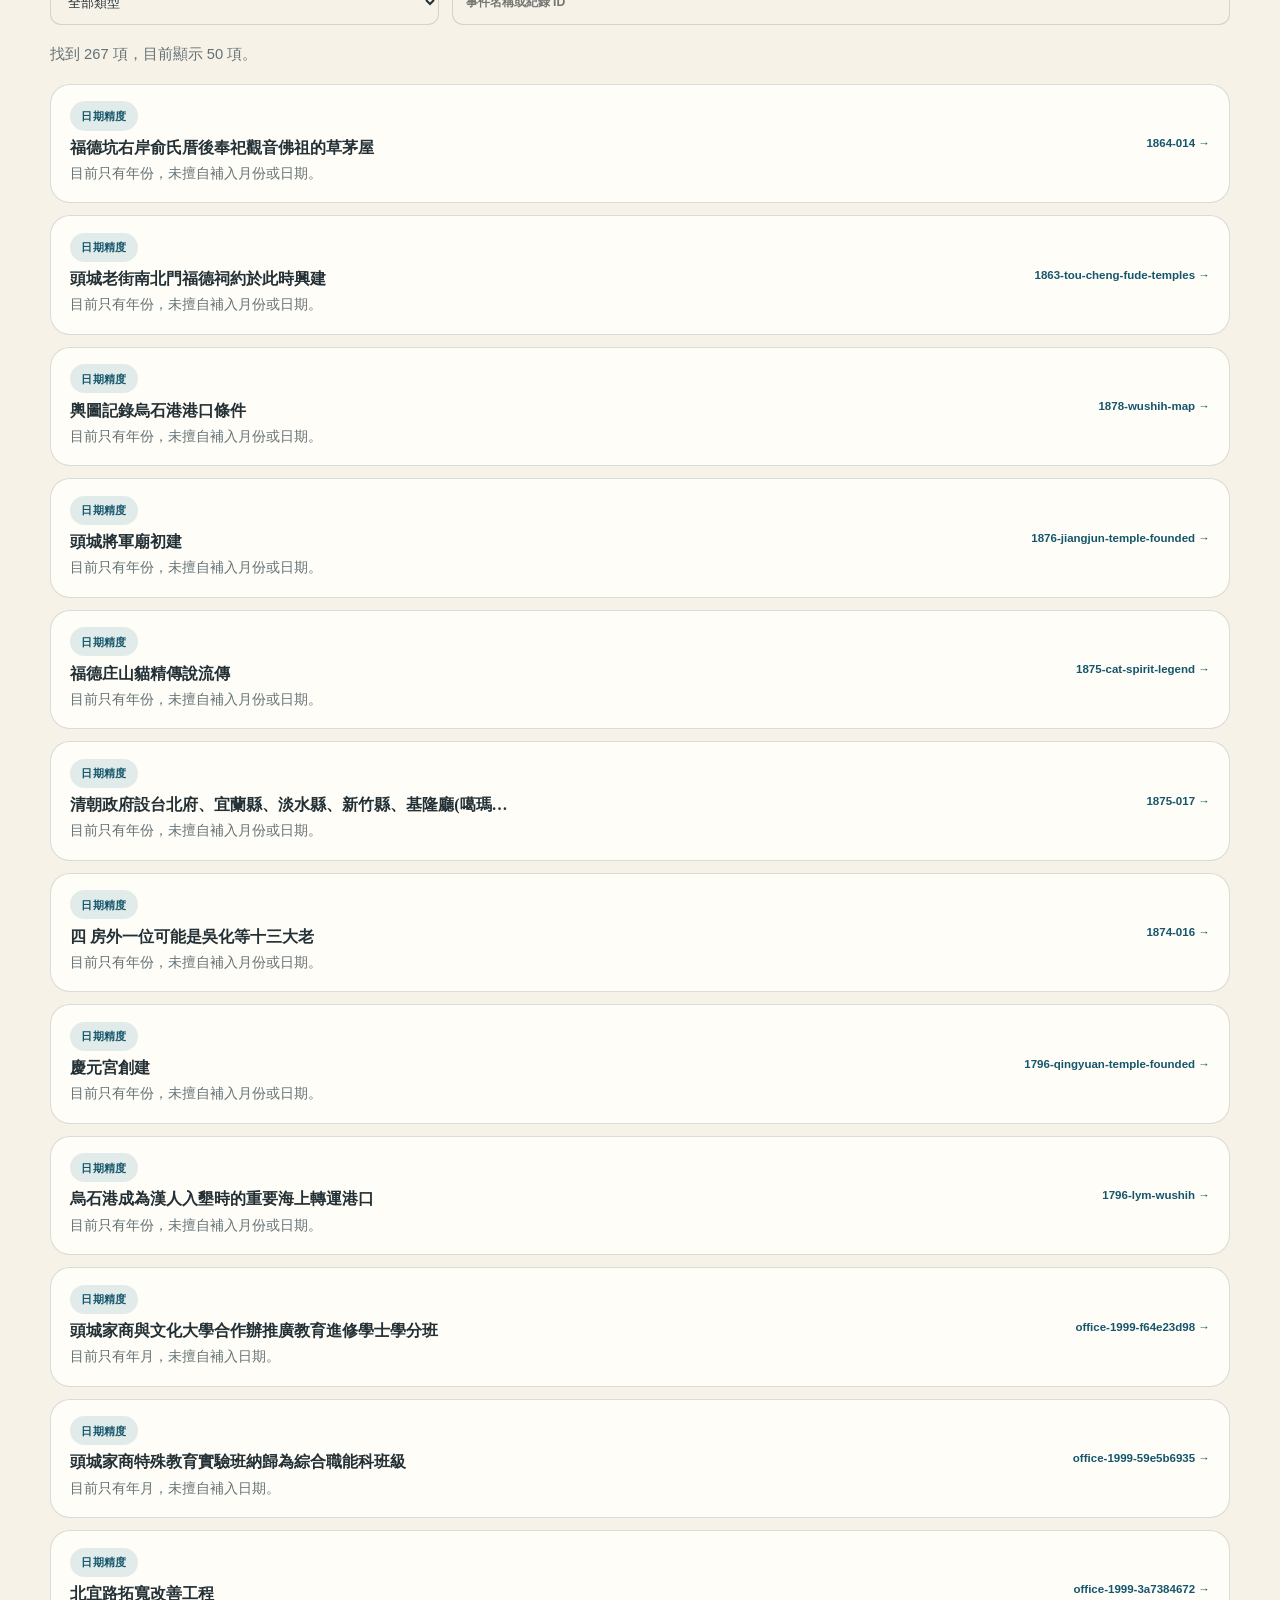
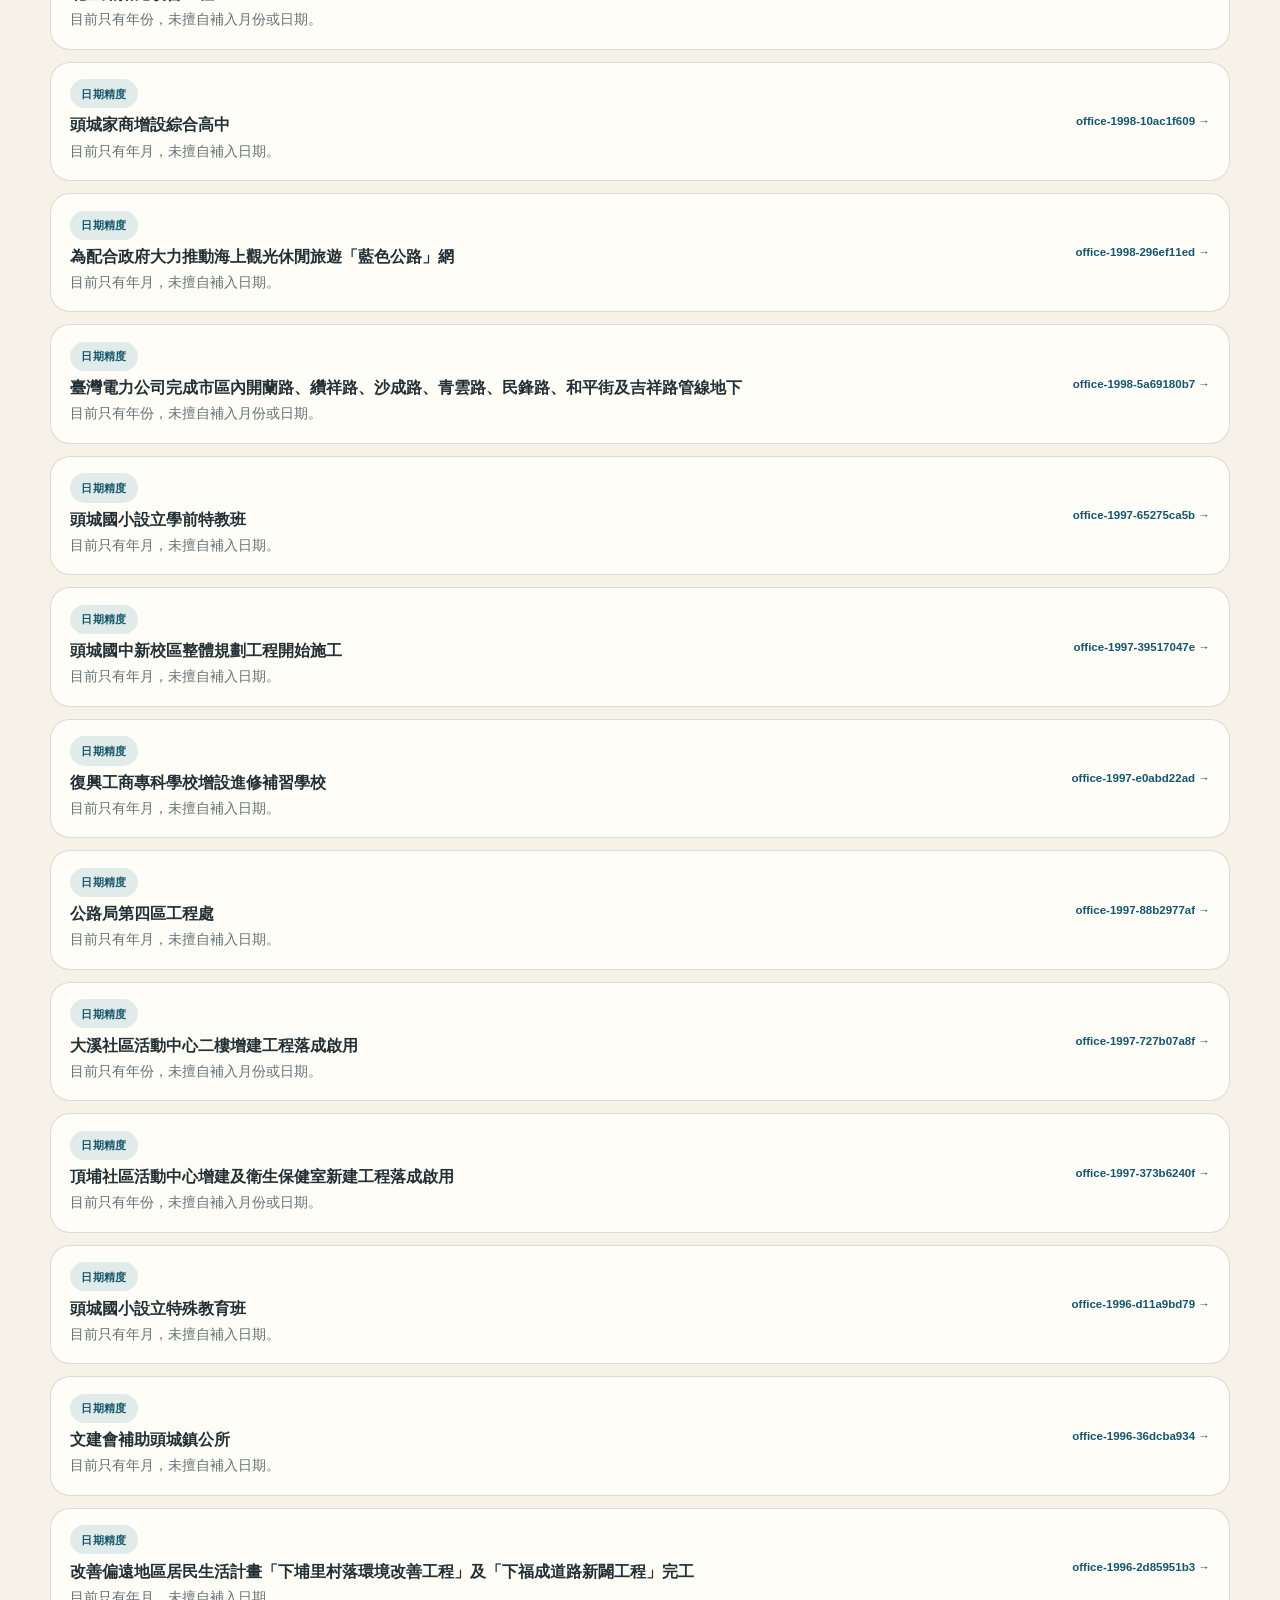
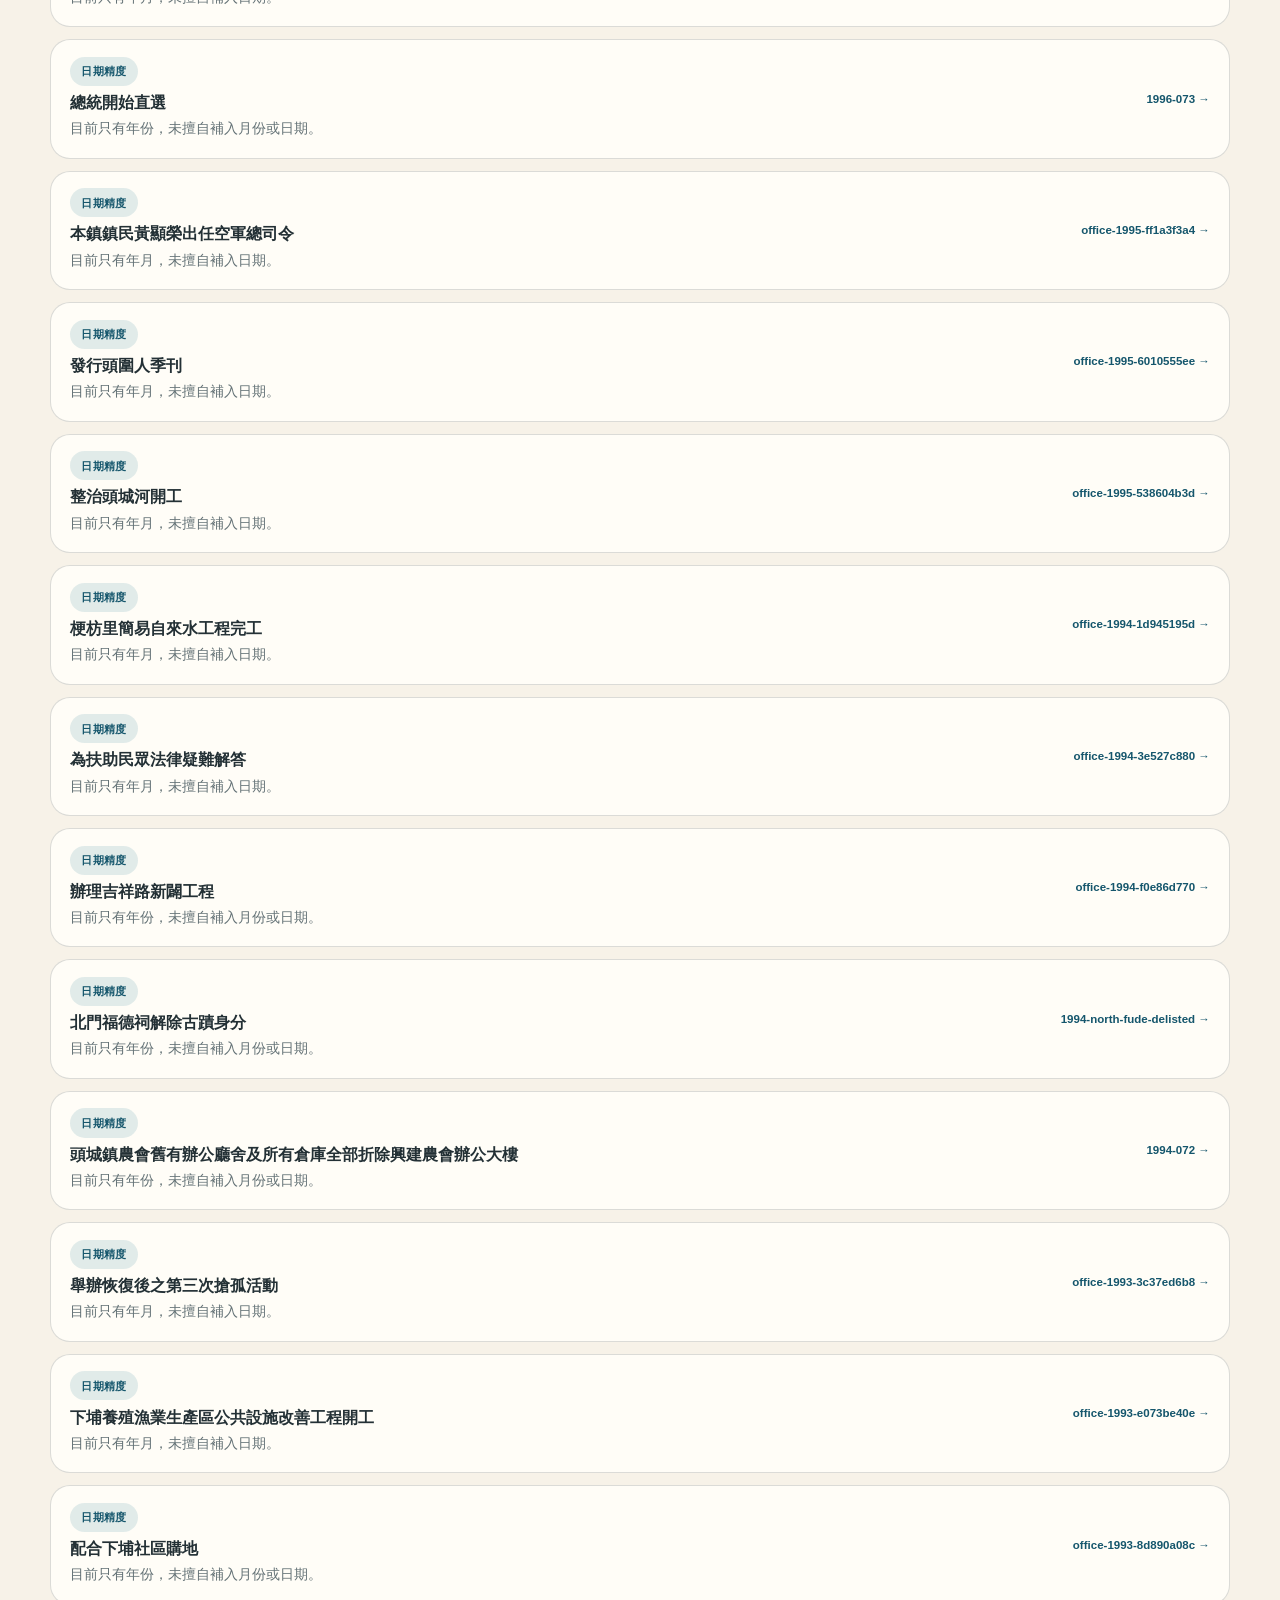
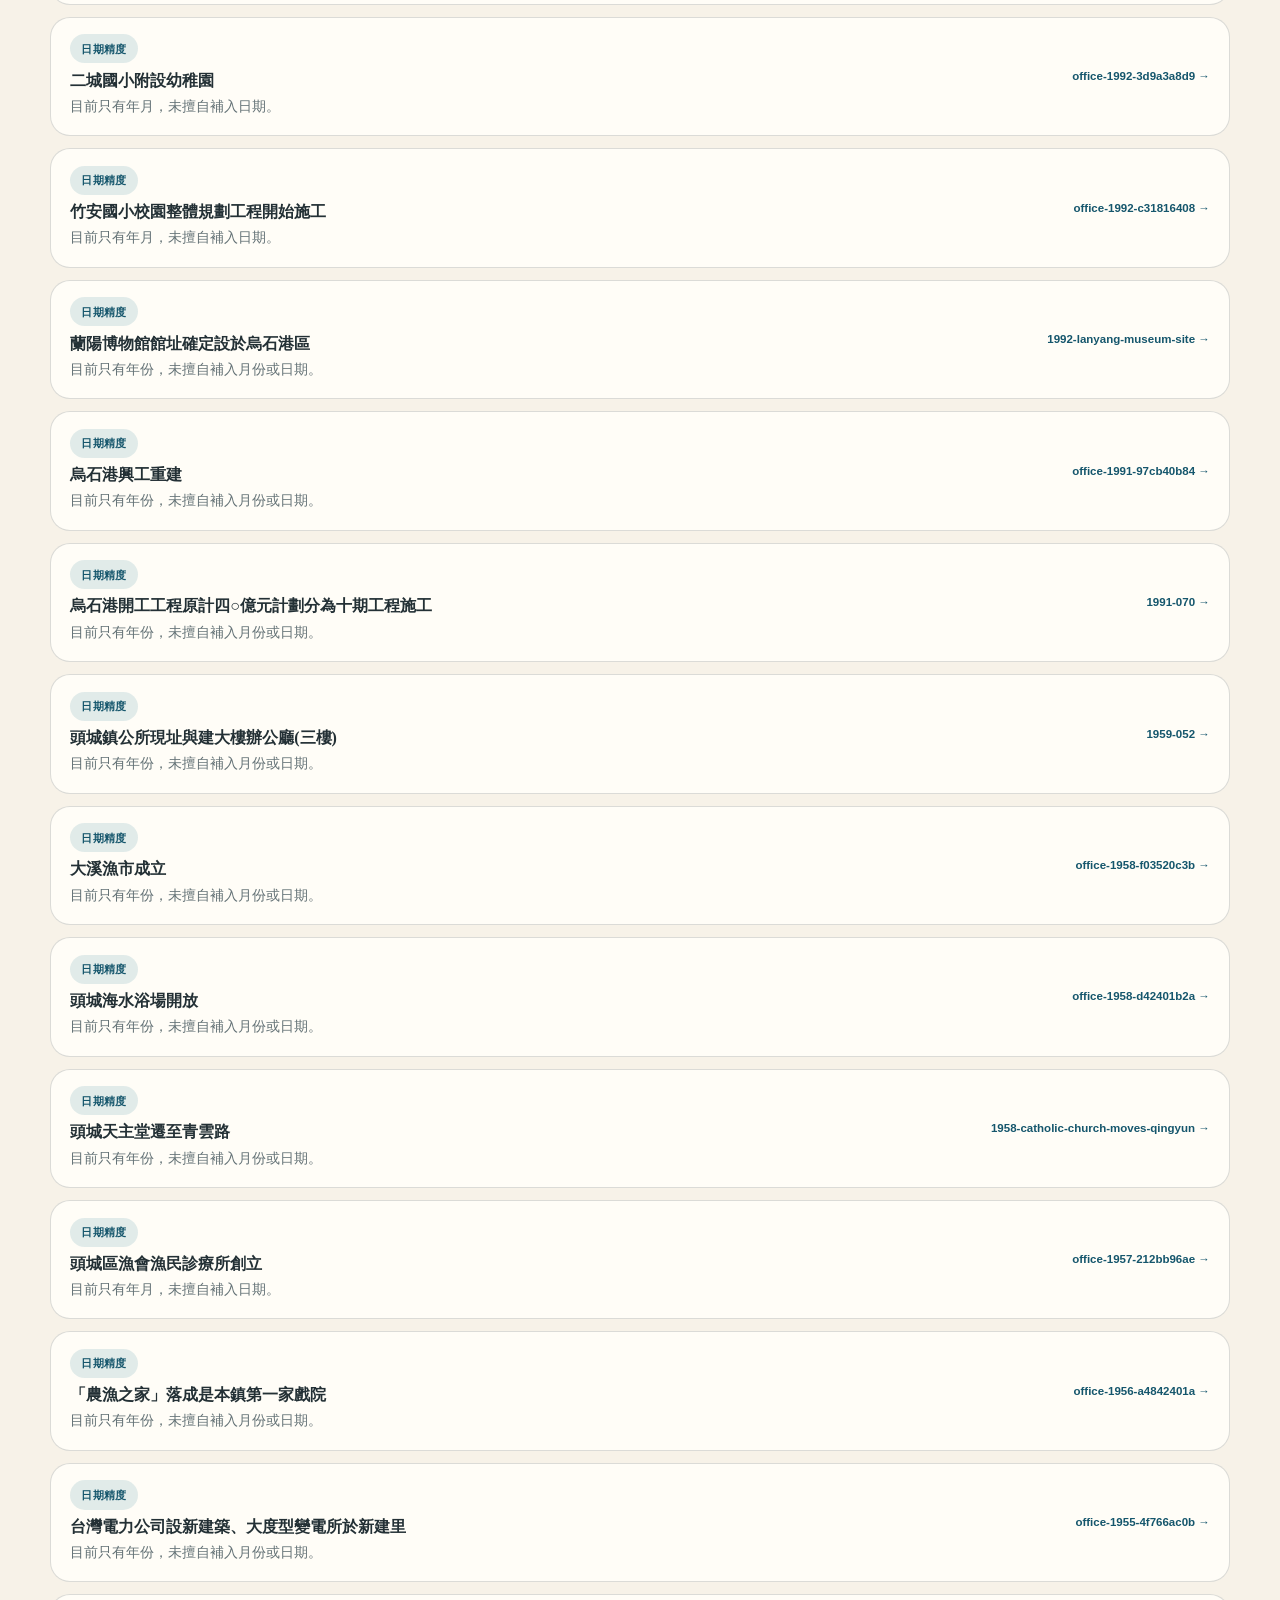
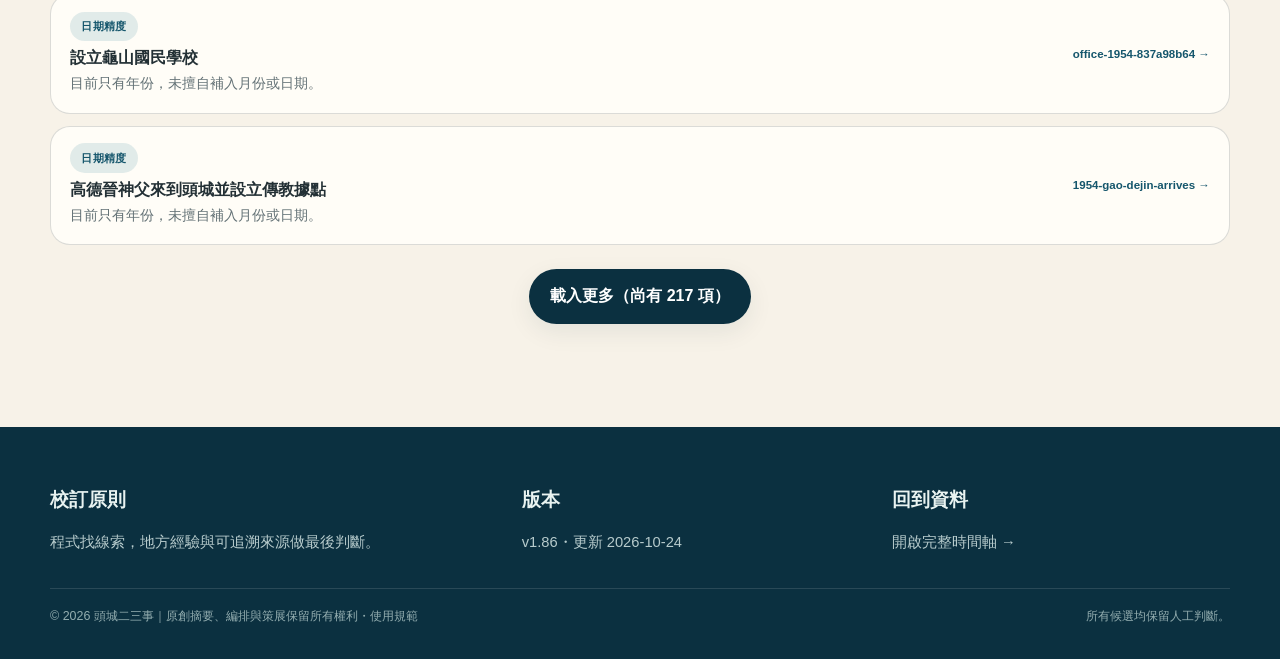
<file: audit.html>
<!doctype html>
<html lang="zh-Hant" data-theme="light">
<head>
<meta charset="utf-8"><meta name="viewport" content="width=device-width,initial-scale=1">
<title>校訂與資料來源報告｜頭城地方記憶典藏</title>
<meta name="description" content="檢視頭城地方記憶典藏的來源統計、日期精度與疑似重複事件。">
<link rel="icon" href="favicon.svg"><link rel="stylesheet" href="assets/css/style.css?v=1.86">
<script defer src="assets/data/site-meta.js?v=1.86"></script><script defer src="assets/data/audit-report.js?v=1.86"></script><script defer src="assets/data/data-integrity.js?v=1.86"></script><script defer src="assets/js/app.js?v=1.86"></script><script defer src="assets/js/audit.js?v=1.86"></script>
</head>
<body>
<header class="site-header"><div class="container nav"><a class="brand" href="index.html"><svg class="brand-mark" viewBox="0 0 64 64" aria-hidden="true"><rect width="64" height="64" rx="18" fill="#0b3040"/><path d="M8 43c9-7 14-3 21-14 8-12 17-14 27 14H8z" fill="#5f8165"/><path d="M7 49c11-5 20 5 31 0 8-4 14-2 20 0" fill="none" stroke="#d4ad58" stroke-width="4" stroke-linecap="round"/></svg><span>頭城地方記憶典藏</span></a><nav class="nav-links" aria-label="主要導覽"><a href="index.html">首頁</a><a href="history.html">時間軸</a><a href="stories.html">頭城小故事</a><a href="guide.html">舊衣回收</a><a href="people.html">人物與觀點</a><a href="map.html">地方地圖</a><a href="audit.html" aria-current="page">資料與校訂</a><a href="about.html">關於典藏</a></nav><div class="nav-actions"><button class="icon-btn" data-theme-toggle aria-label="切換深色模式">☾</button><button class="icon-btn menu-btn" data-menu-toggle aria-label="開啟選單" aria-expanded="false">☰</button></div></div></header>
<main>
<section class="page-hero"><div class="container"><p class="eyebrow">Editorial audit · Source overview</p><h1>校訂與資料來源報告</h1><p>程式協助找出可能需要檢查的地方；不自動刪除、不自動合併，也不擅自補上未知日期。</p><div class="archive-stats"><span><strong id="auditRecordCount">—</strong> 筆紀錄</span><span><strong id="auditDuplicateCount">—</strong> 組疑似重複</span><span><strong id="auditPrecisionCount">—</strong> 筆日期待補</span><span><strong id="auditSourceCount">—</strong> 種主要來源</span></div></div></section>
<section class="section"><div class="container"><div class="section-heading"><div><p class="eyebrow">Sources</p><h2 class="section-title">資料來源總覽</h2></div></div><p class="audit-rule" id="auditRule"></p><div class="source-overview" id="sourceOverview"></div><details class="shared-url-panel"><summary>查看多人共用的來源網址</summary><div id="sharedUrlList"></div></details></div></section>
<section class="section section-muted"><div class="container"><div class="section-heading"><div><p class="eyebrow">Data integrity</p><h2 class="section-title">資料版本與 SHA-256 完整性指紋</h2></div></div><div class="integrity-panel"><dl><div><dt>資料版本</dt><dd>v<span id="integrityVersion">—</span></dd></div><div><dt>紀錄數</dt><dd><span id="integrityCount">—</span> 筆</dd></div><div><dt>產生日期</dt><dd id="integrityDate">—</dd></div></dl><p>標準化資料集 SHA-256</p><code id="integrityHash">—</code><button class="btn btn-ghost" id="copyIntegrityHash" type="button">複製雜湊值</button><p class="small-note" id="integrityScope">雜湊用於核對公開資料是否與本版一致；它不是防止複製的技術鎖。</p></div></div></section>
<section class="section section-muted"><div class="container"><div class="section-heading"><div><p class="eyebrow">Review queue</p><h2 class="section-title">人工校訂候選</h2></div></div><div class="audit-toolbar"><label>問題類型<select id="auditType"><option value="">全部類型</option><option>疑似重複</option><option>可能相關</option><option>同名不同日期</option><option>欄位矛盾</option><option>日期精度</option></select></label><label>搜尋<input id="auditSearch" type="search" placeholder="事件名稱或紀錄 ID"></label></div><p id="auditSummary" class="small-note"></p><div class="audit-list" id="auditList"></div><div class="load-more-wrap"><button class="btn btn-primary" id="auditMore" type="button">載入更多</button></div></div></section>
</main>
<footer class="site-footer"><div class="container"><div class="footer-grid"><div><h3>校訂原則</h3><p>程式找線索，地方經驗與可追溯來源做最後判斷。</p></div><div><h3>版本</h3><p>v<span data-site-version>1.86</span>・更新 <span data-site-updated>2026-08-31</span></p></div><div><h3>回到資料</h3><p><a href="history.html">開啟完整時間軸 →</a></p></div></div><div class="footer-bottom"><span>© 2026 頭城二三事｜原創摘要、編排與策展保留所有權利・<a href="copyright.html">使用規範</a></span><span>所有候選均保留人工判斷。</span></div></div></footer>
</body></html>
</file>
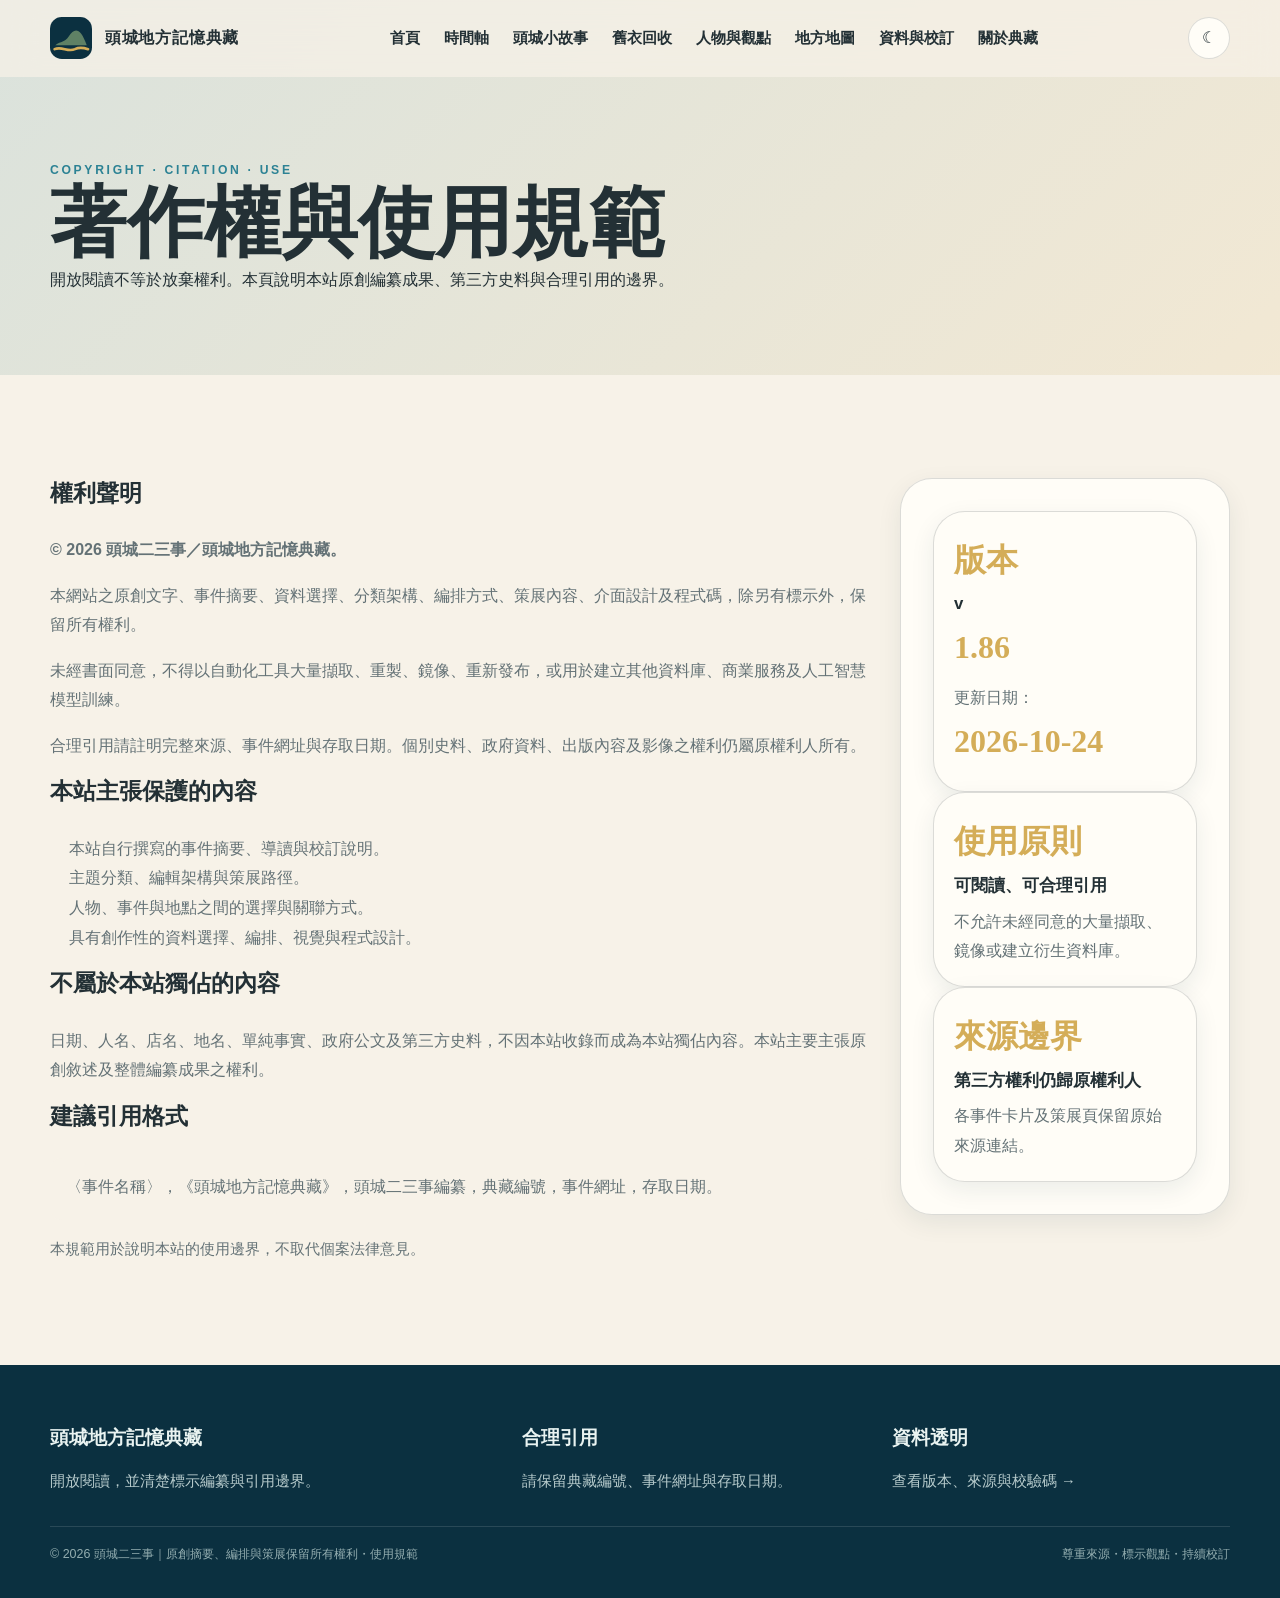
<file: copyright.html>
<!doctype html>
<html lang="zh-Hant" data-theme="light">
<head>
<meta charset="utf-8">
<meta name="viewport" content="width=device-width,initial-scale=1">
<title>著作權與使用規範｜頭城地方記憶典藏</title>
<meta name="description" content="頭城地方記憶典藏的著作權、合理引用、第三方資料與自動化擷取使用規範。">
<link rel="icon" href="favicon.svg">
<link rel="stylesheet" href="assets/css/style.css?v=1.86">
<script defer src="assets/data/site-meta.js?v=1.86"></script>
<script defer src="assets/js/app.js?v=1.86"></script>
</head>
<body>
<header class="site-header"><div class="container nav"><a class="brand" href="index.html"><svg class="brand-mark" viewBox="0 0 64 64" aria-hidden="true"><rect width="64" height="64" rx="18" fill="#0b3040"/><path d="M8 43c9-7 14-3 21-14 8-12 17-14 27 14H8z" fill="#5f8165"/><path d="M7 49c11-5 20 5 31 0 8-4 14-2 20 0" fill="none" stroke="#d4ad58" stroke-width="4" stroke-linecap="round"/></svg><span>頭城地方記憶典藏</span></a><nav class="nav-links" aria-label="主要導覽"><a href="index.html">首頁</a><a href="history.html">時間軸</a><a href="stories.html">頭城小故事</a><a href="guide.html">舊衣回收</a><a href="people.html">人物與觀點</a><a href="map.html">地方地圖</a><a href="audit.html">資料與校訂</a><a href="about.html">關於典藏</a></nav><div class="nav-actions"><button class="icon-btn" data-theme-toggle aria-label="切換深色模式">☾</button><button class="icon-btn menu-btn" data-menu-toggle aria-label="開啟選單" aria-expanded="false">☰</button></div></div></header>
<main>
<section class="page-hero literary-hero"><div class="container"><p class="eyebrow">Copyright · Citation · Use</p><h1>著作權與使用規範</h1><p>開放閱讀不等於放棄權利。本頁說明本站原創編纂成果、第三方史料與合理引用的邊界。</p></div></section>
<section class="section"><div class="container legal-layout">
<article class="legal-main">
<h2>權利聲明</h2>
<p><strong>© 2026 頭城二三事／頭城地方記憶典藏。</strong></p>
<p>本網站之原創文字、事件摘要、資料選擇、分類架構、編排方式、策展內容、介面設計及程式碼，除另有標示外，保留所有權利。</p>
<p>未經書面同意，不得以自動化工具大量擷取、重製、鏡像、重新發布，或用於建立其他資料庫、商業服務及人工智慧模型訓練。</p>
<p>合理引用請註明完整來源、事件網址與存取日期。個別史料、政府資料、出版內容及影像之權利仍屬原權利人所有。</p>
<h2>本站主張保護的內容</h2>
<ul><li>本站自行撰寫的事件摘要、導讀與校訂說明。</li><li>主題分類、編輯架構與策展路徑。</li><li>人物、事件與地點之間的選擇與關聯方式。</li><li>具有創作性的資料選擇、編排、視覺與程式設計。</li></ul>
<h2>不屬於本站獨佔的內容</h2>
<p>日期、人名、店名、地名、單純事實、政府公文及第三方史料，不因本站收錄而成為本站獨佔內容。本站主要主張原創敘述及整體編纂成果之權利。</p>
<h2>建議引用格式</h2>
<p class="citation-example">〈事件名稱〉，《頭城地方記憶典藏》，頭城二三事編纂，典藏編號，事件網址，存取日期。</p>
<p class="small-note">本規範用於說明本站的使用邊界，不取代個案法律意見。</p>
</article>
<aside class="legal-aside"><div class="fact-card"><span>版本</span><strong>v<span data-site-version>1.86</span></strong><p>更新日期：<span data-site-updated>2026-08-31</span></p></div><div class="fact-card"><span>使用原則</span><strong>可閱讀、可合理引用</strong><p>不允許未經同意的大量擷取、鏡像或建立衍生資料庫。</p></div><div class="fact-card"><span>來源邊界</span><strong>第三方權利仍歸原權利人</strong><p>各事件卡片及策展頁保留原始來源連結。</p></div></aside>
</div></section>
</main>
<footer class="site-footer"><div class="container"><div class="footer-grid"><div><h3>頭城地方記憶典藏</h3><p>開放閱讀，並清楚標示編纂與引用邊界。</p></div><div><h3>合理引用</h3><p>請保留典藏編號、事件網址與存取日期。</p></div><div><h3>資料透明</h3><p><a href="audit.html">查看版本、來源與校驗碼 →</a></p></div></div><div class="footer-bottom"><span>© 2026 頭城二三事｜原創摘要、編排與策展保留所有權利・<a href="copyright.html">使用規範</a></span><span>尊重來源・標示觀點・持續校訂</span></div></div></footer>
</body>
</html>
</file>
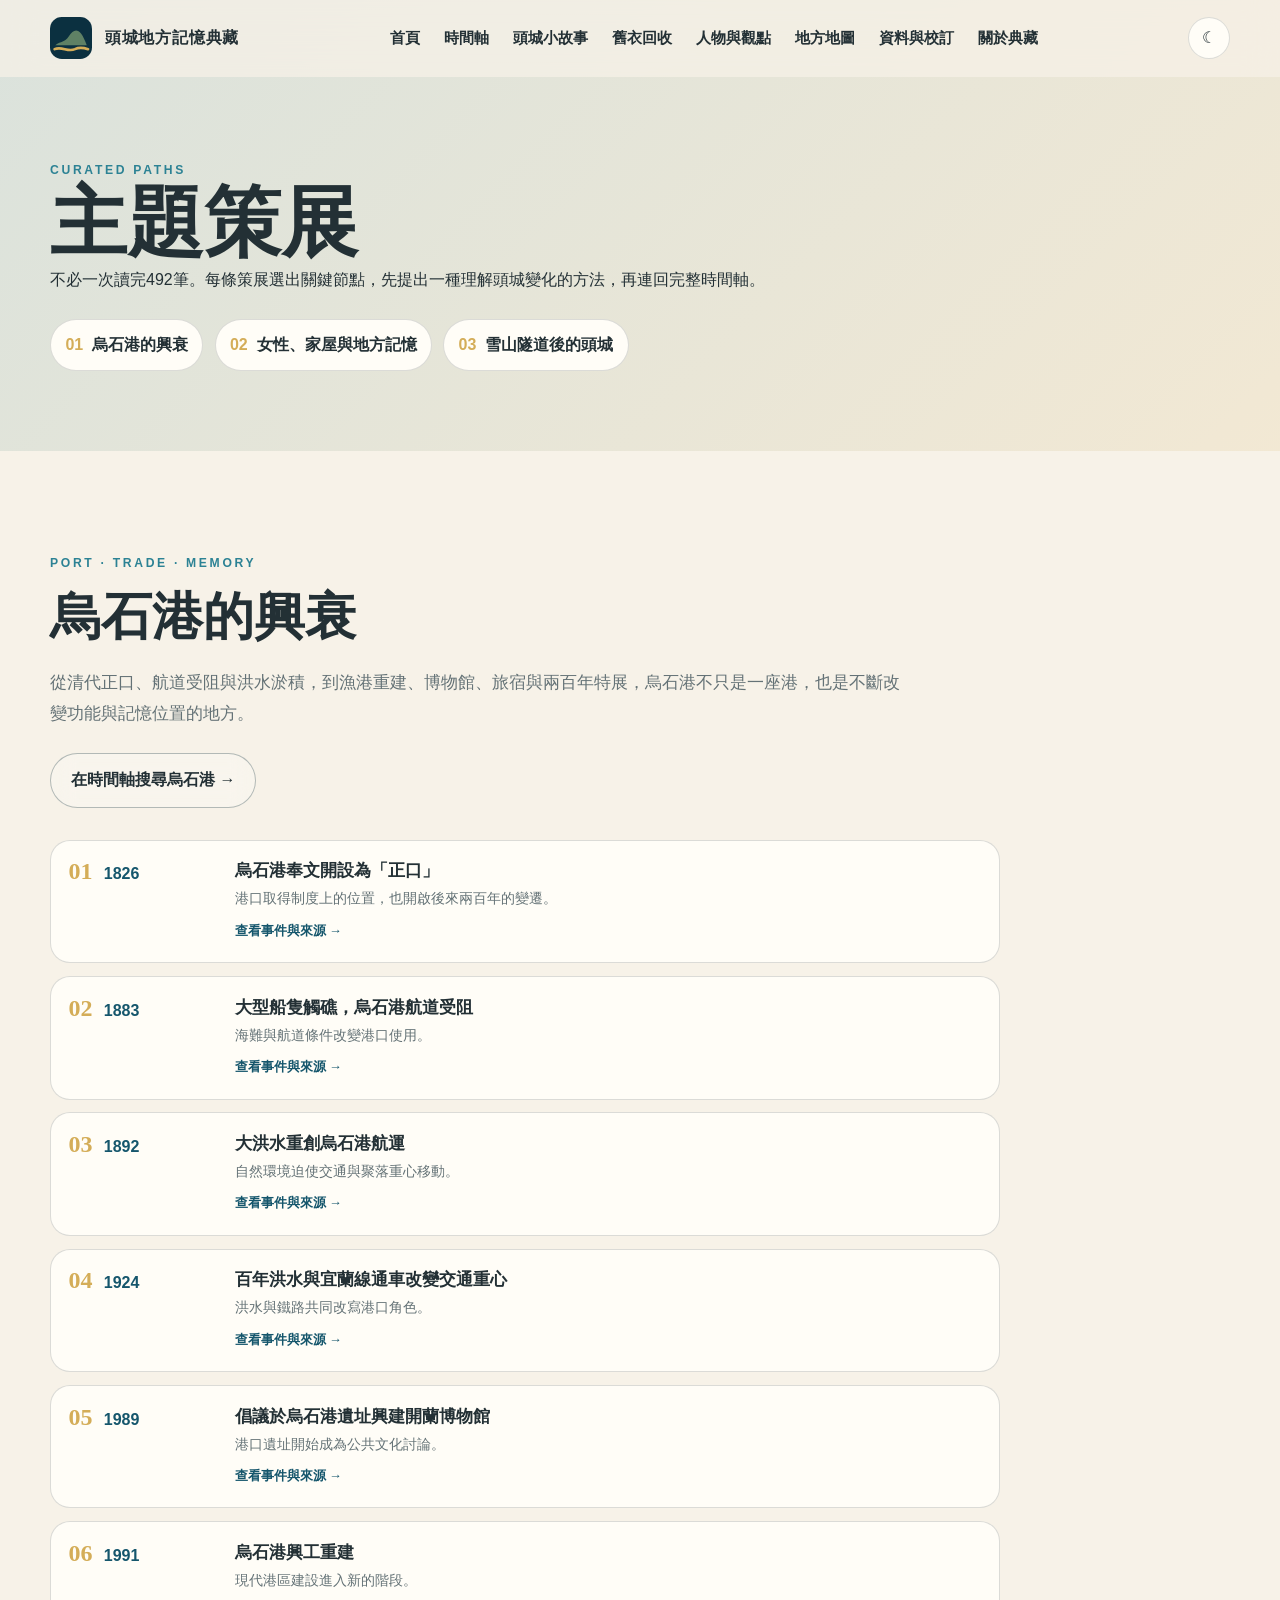
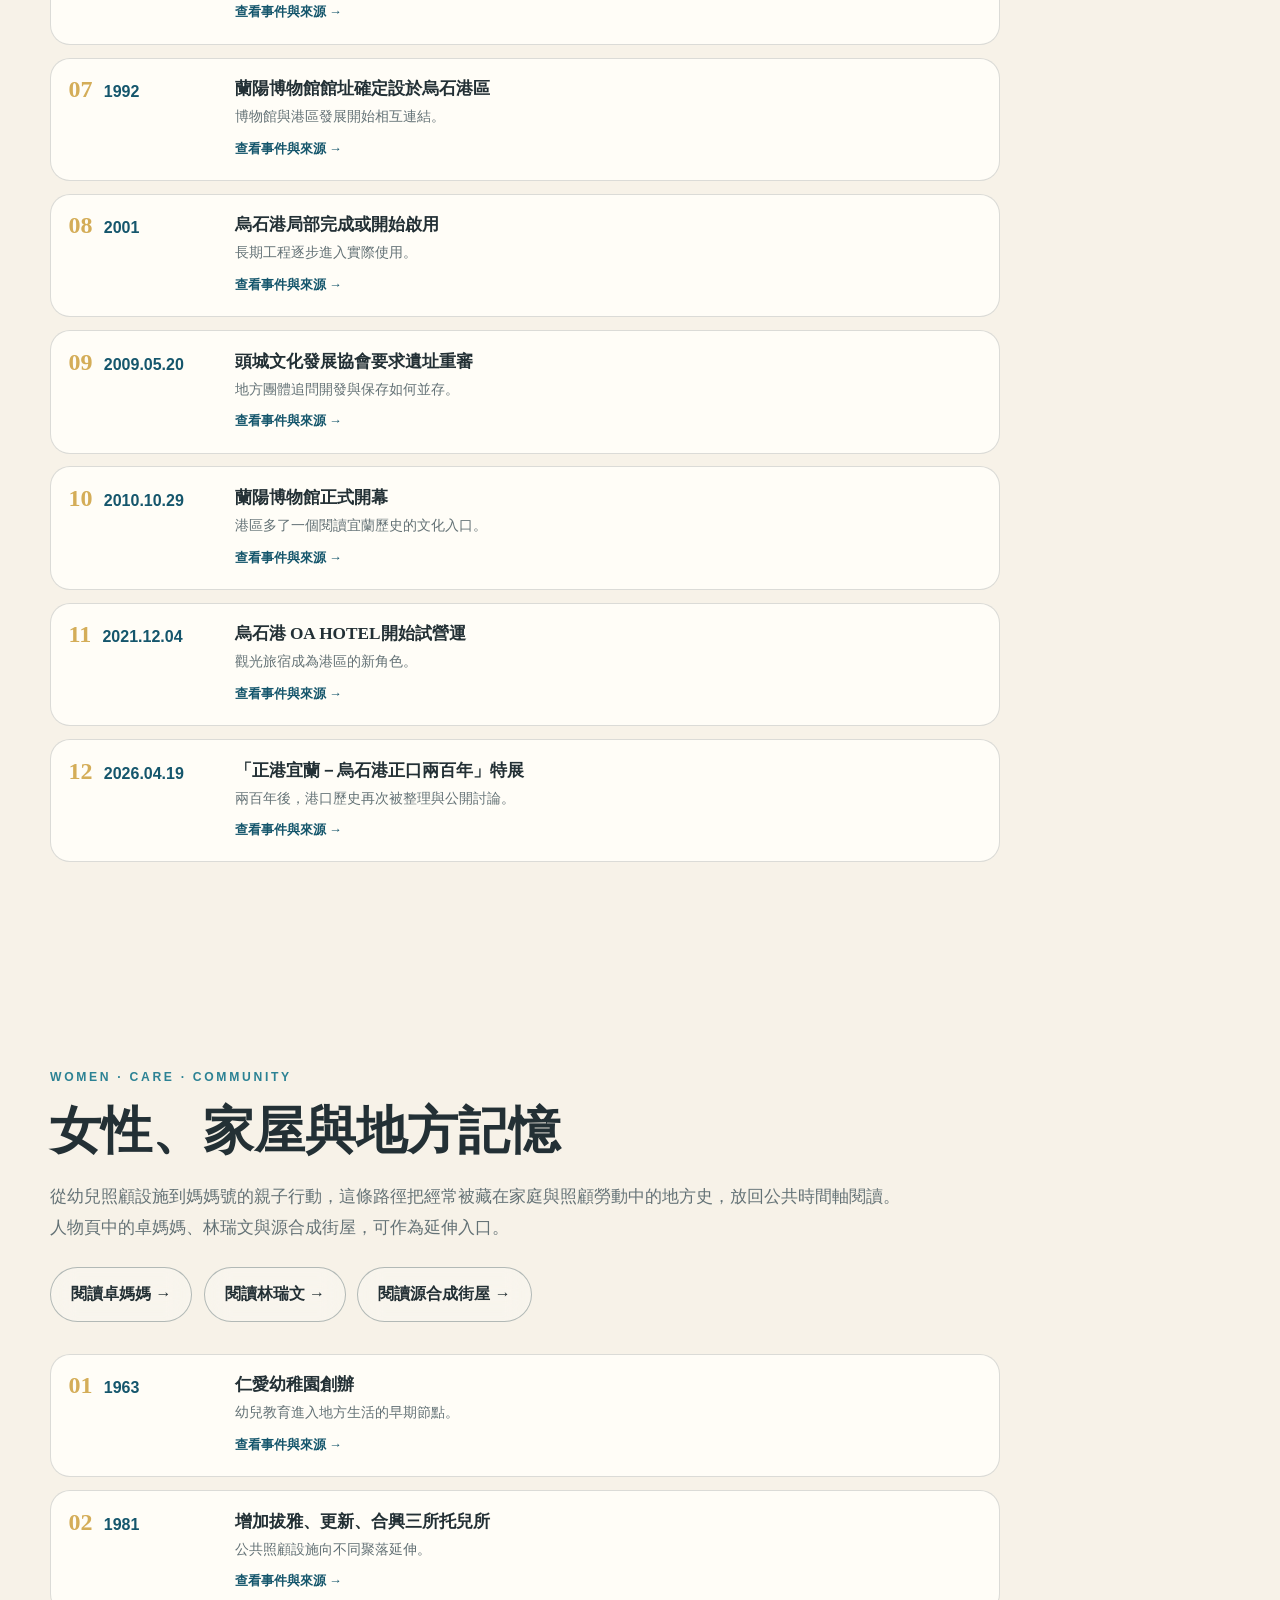
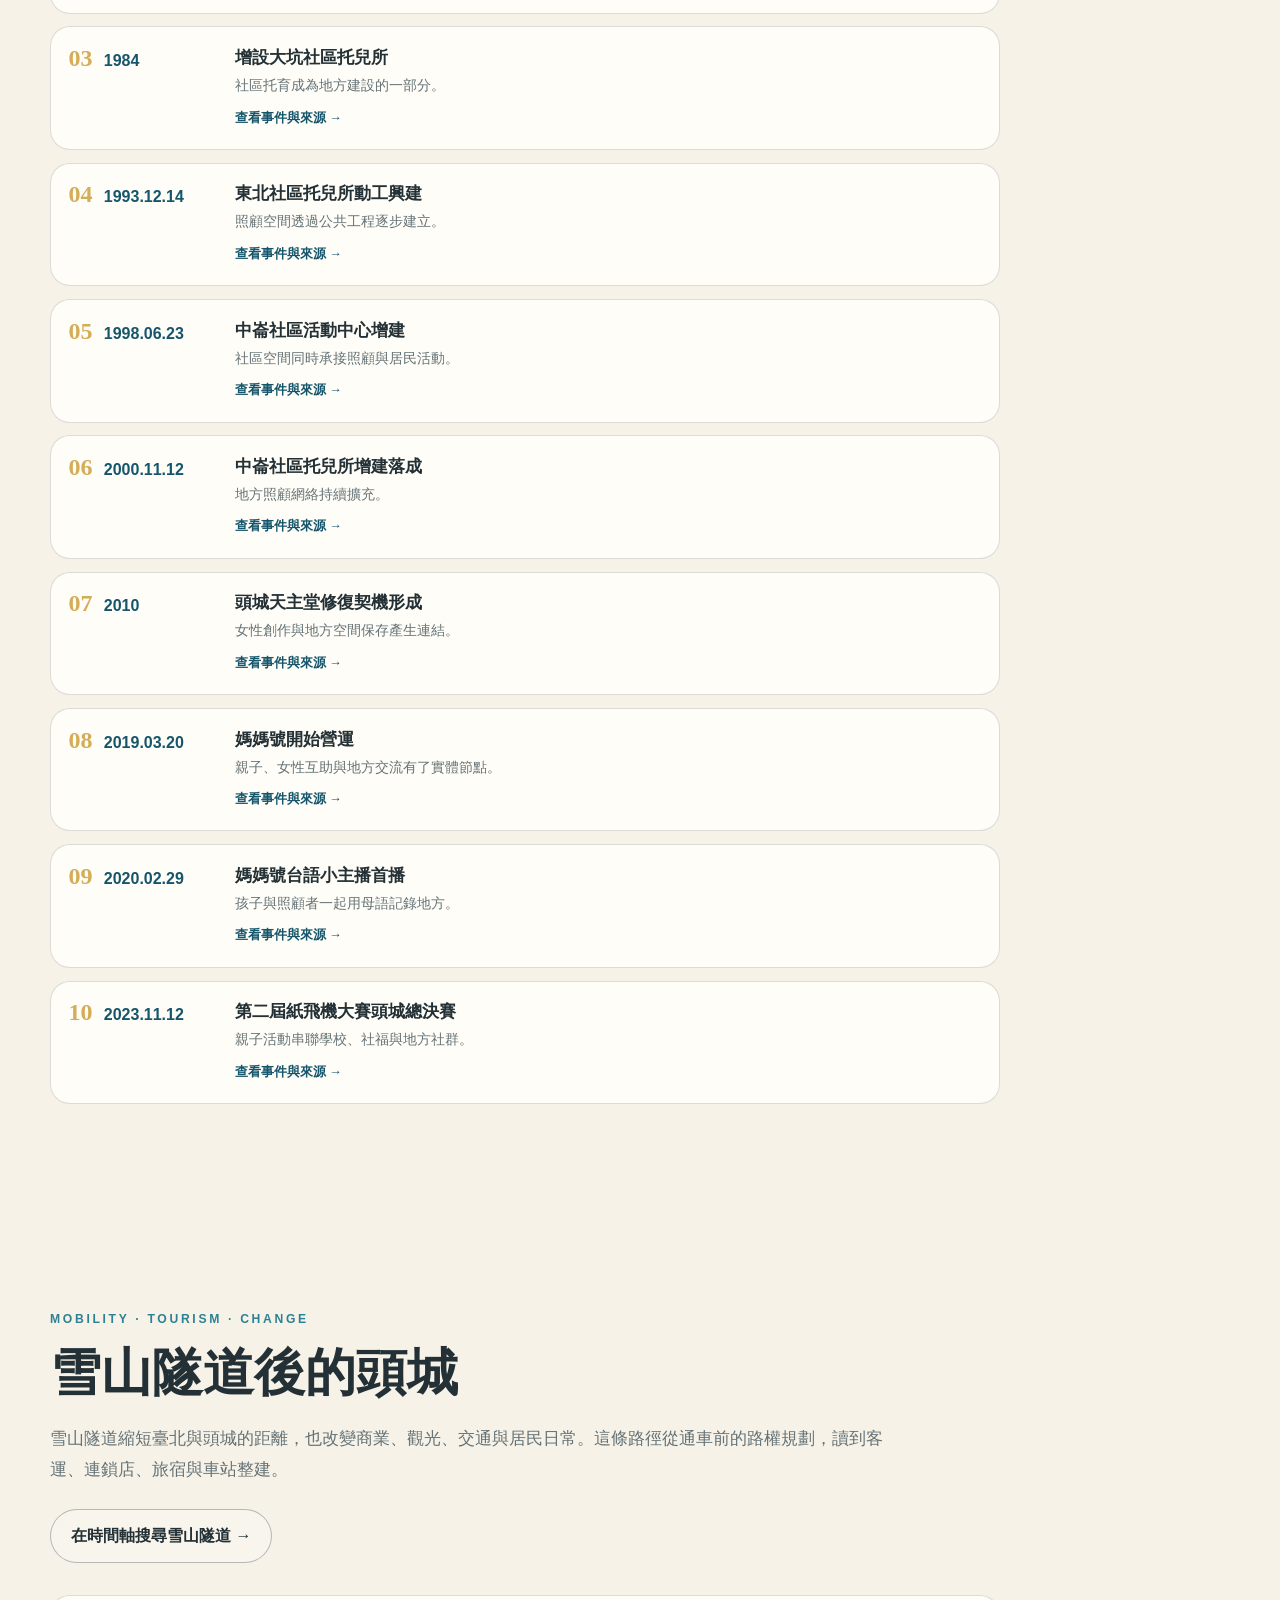
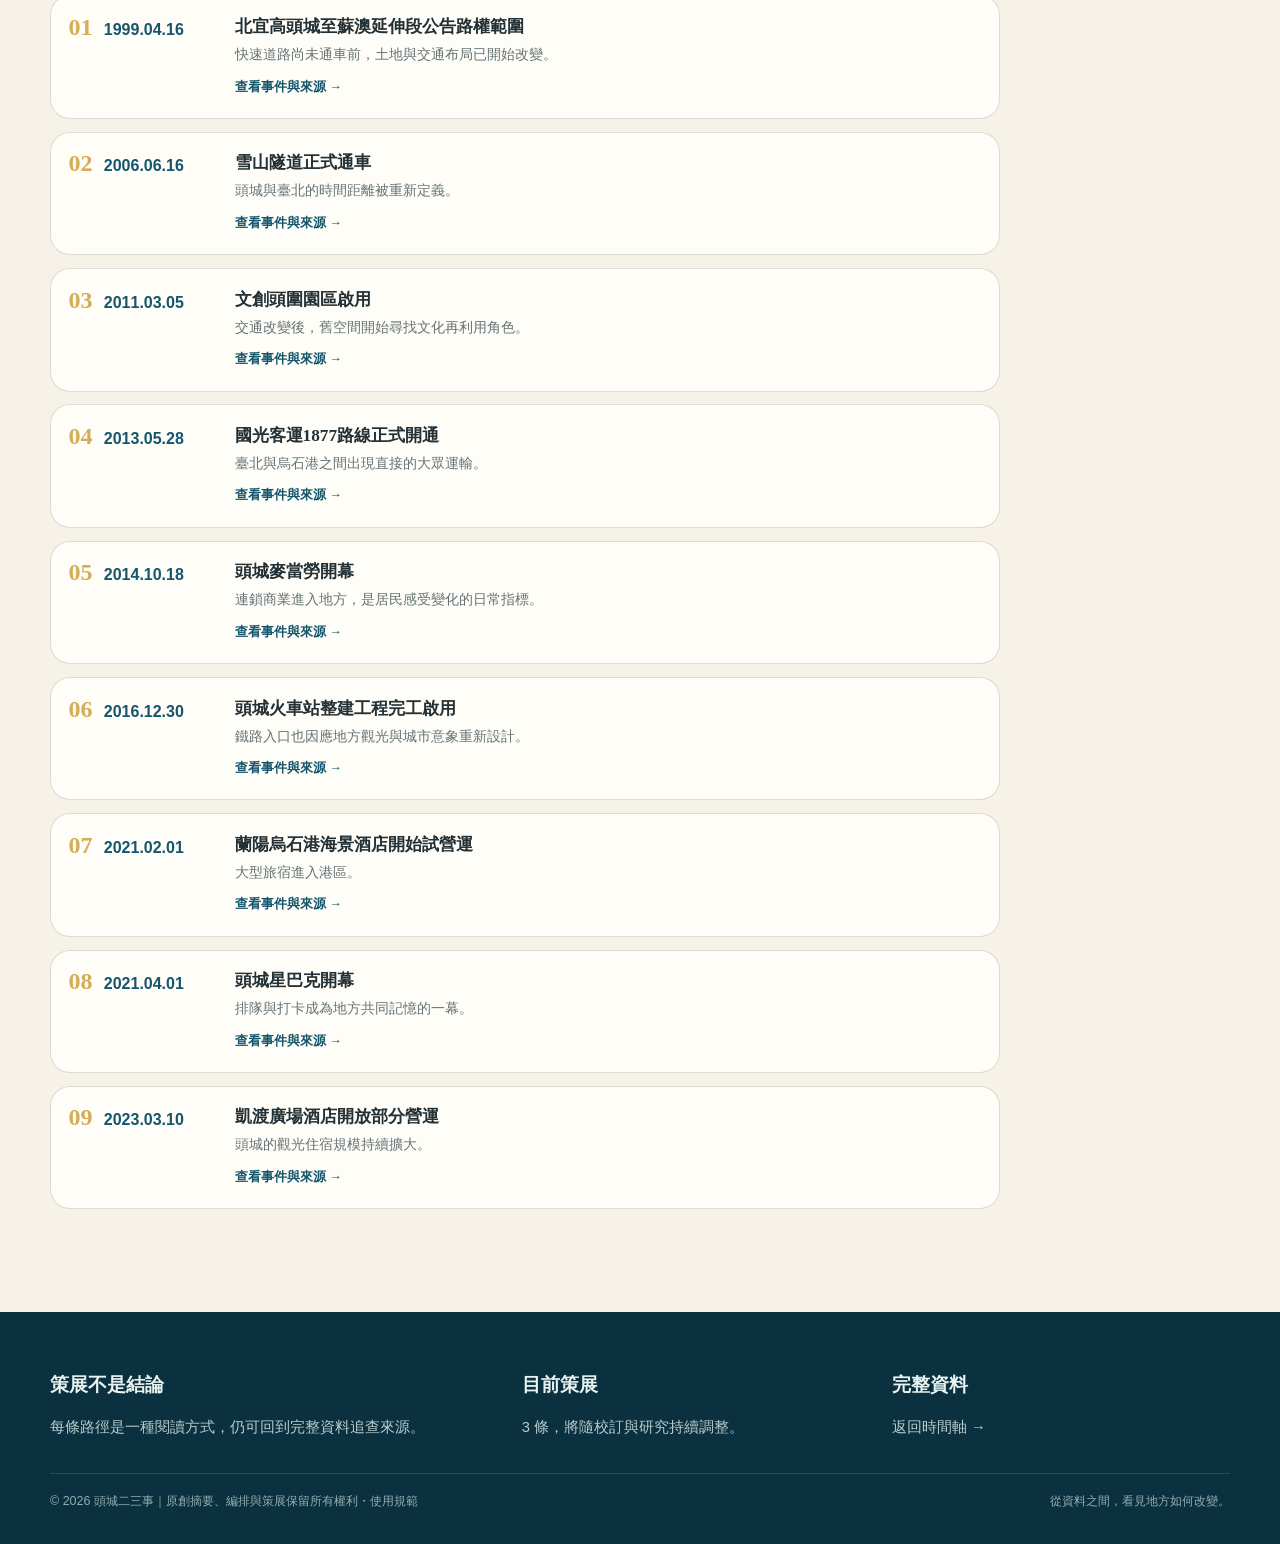
<file: curations.html>
<!doctype html><html lang="zh-Hant" data-theme="light"><head><meta charset="utf-8"><meta name="viewport" content="width=device-width,initial-scale=1"><title>主題策展｜頭城地方記憶典藏</title><meta name="description" content="從烏石港、女性與家屋、雪山隧道後的頭城，閱讀492筆資料之間的關係。"><link rel="icon" href="favicon.svg"><link rel="stylesheet" href="assets/css/style.css?v=1.86"><script defer src="assets/data/site-meta.js?v=1.86"></script><script defer src="assets/data/curations-data.js?v=1.86"></script><script defer src="assets/js/app.js?v=1.86"></script><script defer src="assets/js/curations.js?v=1.86"></script></head>
<body><header class="site-header"><div class="container nav"><a class="brand" href="index.html"><svg class="brand-mark" viewBox="0 0 64 64" aria-hidden="true"><rect width="64" height="64" rx="18" fill="#0b3040"/><path d="M8 43c9-7 14-3 21-14 8-12 17-14 27 14H8z" fill="#5f8165"/><path d="M7 49c11-5 20 5 31 0 8-4 14-2 20 0" fill="none" stroke="#d4ad58" stroke-width="4" stroke-linecap="round"/></svg><span>頭城地方記憶典藏</span></a><nav class="nav-links" aria-label="主要導覽"><a href="index.html">首頁</a><a href="history.html">時間軸</a><a href="stories.html">頭城小故事</a><a href="guide.html">舊衣回收</a><a href="people.html">人物與觀點</a><a href="map.html">地方地圖</a><a href="audit.html">資料與校訂</a><a href="about.html">關於典藏</a></nav><div class="nav-actions"><button class="icon-btn" data-theme-toggle aria-label="切換深色模式">☾</button><button class="icon-btn menu-btn" data-menu-toggle aria-label="開啟選單" aria-expanded="false">☰</button></div></div></header>
<main><section class="page-hero literary-hero"><div class="container"><p class="eyebrow">Curated paths</p><h1>主題策展</h1><p>不必一次讀完492筆。每條策展選出關鍵節點，先提出一種理解頭城變化的方法，再連回完整時間軸。</p><div class="curation-jump" id="curationJump"></div></div></section><div id="curationContent"></div></main>
<footer class="site-footer"><div class="container"><div class="footer-grid"><div><h3>策展不是結論</h3><p>每條路徑是一種閱讀方式，仍可回到完整資料追查來源。</p></div><div><h3>目前策展</h3><p><span data-curation-count>3</span> 條，將隨校訂與研究持續調整。</p></div><div><h3>完整資料</h3><p><a href="history.html">返回時間軸 →</a></p></div></div><div class="footer-bottom"><span>© 2026 頭城二三事｜原創摘要、編排與策展保留所有權利・<a href="copyright.html">使用規範</a></span><span>從資料之間，看見地方如何改變。</span></div></div></footer></body></html>
</file>
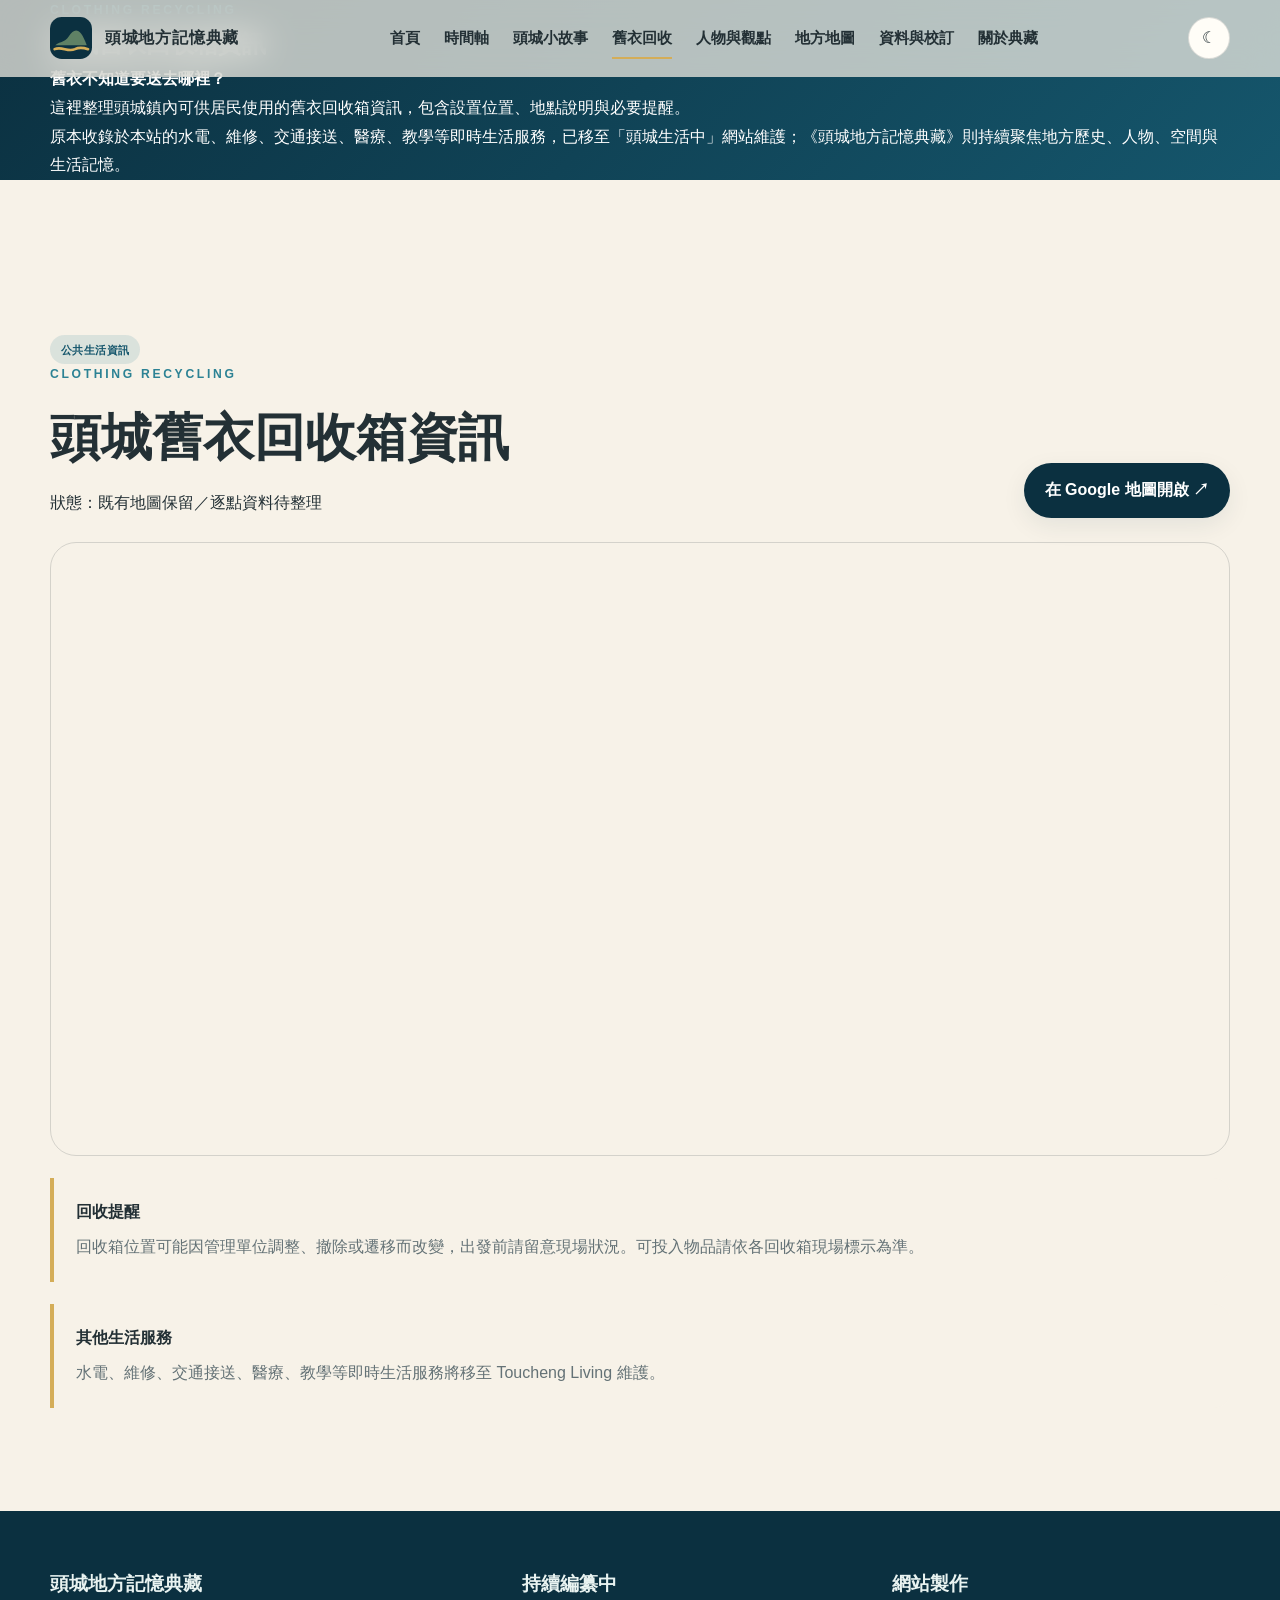
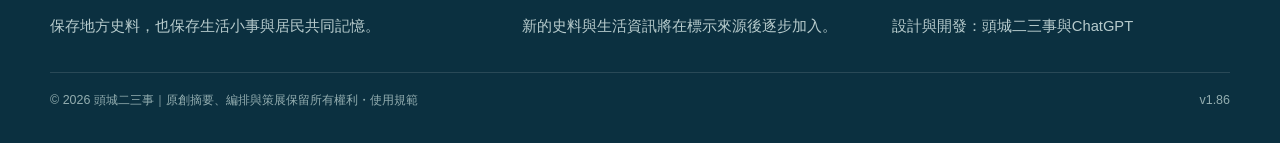
<file: guide.html>
<!doctype html>
<html lang="zh-Hant" data-theme="light">
<head>
<meta charset="utf-8">
<meta name="viewport" content="width=device-width,initial-scale=1">
<title>頭城舊衣回收箱資訊｜頭城地方記憶典藏</title>
<meta name="description" content="整理頭城鎮內舊衣回收箱與公共生活資訊。">
<link rel="icon" href="favicon.svg">
<link rel="stylesheet" href="assets/css/style.css?v=1.86">
<script defer src="assets/data/site-meta.js?v=1.86"></script>
<script defer src="assets/js/app.js?v=1.86">
</script>
<script defer src="assets/data/guide-data.js?v=1.86">
</script>
<script defer src="assets/js/guide.js?v=1.86">
</script>
</head>
<body>
<header class="site-header">
<div class="container nav">
<a class="brand" href="index.html">
<svg class="brand-mark" viewBox="0 0 64 64" aria-hidden="true">
<rect width="64" height="64" rx="18" fill="#0b3040"/>
<path d="M8 43c9-7 14-3 21-14 8-12 17-14 27 14H8z" fill="#5f8165"/>
<path d="M7 49c11-5 20 5 31 0 8-4 14-2 20 0" fill="none" stroke="#d4ad58" stroke-width="4" stroke-linecap="round"/>
</svg>
<span>頭城地方記憶典藏</span>
</a>
<nav class="nav-links" aria-label="主要導覽">
<a href="index.html">首頁</a>
<a href="history.html">時間軸</a>
<a href="stories.html">頭城小故事</a>
<a href="guide.html" aria-current="page">舊衣回收</a>
<a href="people.html">人物與觀點</a>
<a href="map.html">地方地圖</a><a href="audit.html">資料與校訂</a>
<a href="about.html">關於典藏</a>
</nav>
<div class="nav-actions">
<button class="icon-btn" data-theme-toggle>☾</button>
<button class="icon-btn menu-btn" data-menu-toggle>☰</button>
</div>
</div>
</header>
<main>
<section class="subhero guide-hero">
<div class="container">
<p class="eyebrow reveal">Clothing recycling</p>
<h1 class="reveal">頭城舊衣回收箱資訊</h1>
<p class="reveal"><strong>舊衣不知道要送去哪裡？</strong></p>
<p class="reveal">這裡整理頭城鎮內可供居民使用的舊衣回收箱資訊，包含設置位置、地點說明與必要提醒。</p>
<p class="reveal">原本收錄於本站的水電、維修、交通接送、醫療、教學等即時生活服務，已移至「頭城生活中」網站維護；《頭城地方記憶典藏》則持續聚焦地方歷史、人物、空間與生活記憶。</p>
</div>
</section>
<section class="section">
<div class="container guide-content">
<article class="guide-feature reveal" id="clothing-recycling">
<div class="guide-feature-head">
<div>
<span class="source-badge supplement">公共生活資訊</span>
<p class="eyebrow">Clothing recycling</p>
<h2>頭城舊衣回收箱資訊</h2>
<p>狀態：<span data-recycling-status>既有地圖保留／逐點資料待整理</span></p>
</div>
<a class="btn btn-primary" data-recycling-map-link href="https://www.google.com/maps/d/u/0/viewer?mid=17ob8QwlaQGT7O-Xdpwui33G1rc1TqlRu&ll=24.858238534119945%2C121.82225570000001&z=15" target="_blank" rel="noopener noreferrer">在 Google 地圖開啟 ↗</a>
</div>
<div class="guide-map-frame">
<iframe data-recycling-map-frame src="https://www.google.com/maps/d/embed?mid=17ob8QwlaQGT7O-Xdpwui33G1rc1TqlRu&ll=24.858238534119945%2C121.82225570000001&z=15" title="頭城舊衣回收箱地圖" loading="lazy">
</iframe>
</div>
</article>
<div class="editorial-note">
<strong>回收提醒</strong>
<p>回收箱位置可能因管理單位調整、撤除或遷移而改變，出發前請留意現場狀況。可投入物品請依各回收箱現場標示為準。</p>
</div>
<div class="editorial-note">
<strong>其他生活服務</strong>
<p>水電、維修、交通接送、醫療、教學等即時生活服務將移至 <a href="https://bigmax-source.github.io/toucheng-living/" target="_blank" rel="noopener noreferrer">Toucheng Living</a> 維護。</p>
</div>
</div>
</section>
</main>
<footer class="site-footer">
<div class="container">
<div class="footer-grid">
<div>
<h3>頭城地方記憶典藏</h3>
<p>保存地方史料，也保存生活小事與居民共同記憶。</p>
</div>
<div>
<h3>持續編纂中</h3>
<p>新的史料與生活資訊將在標示來源後逐步加入。</p>
</div>
<div>
<h3>網站製作</h3>
<p>設計與開發：頭城二三事與ChatGPT</p>
</div>
</div>
<div class="footer-bottom">
<span>© 2026 頭城二三事｜原創摘要、編排與策展保留所有權利・<a href="copyright.html">使用規範</a></span>
<span>v<span data-site-version>1.86</span></span>
</div>
</div>
</footer>
</body>
</html>
</file>
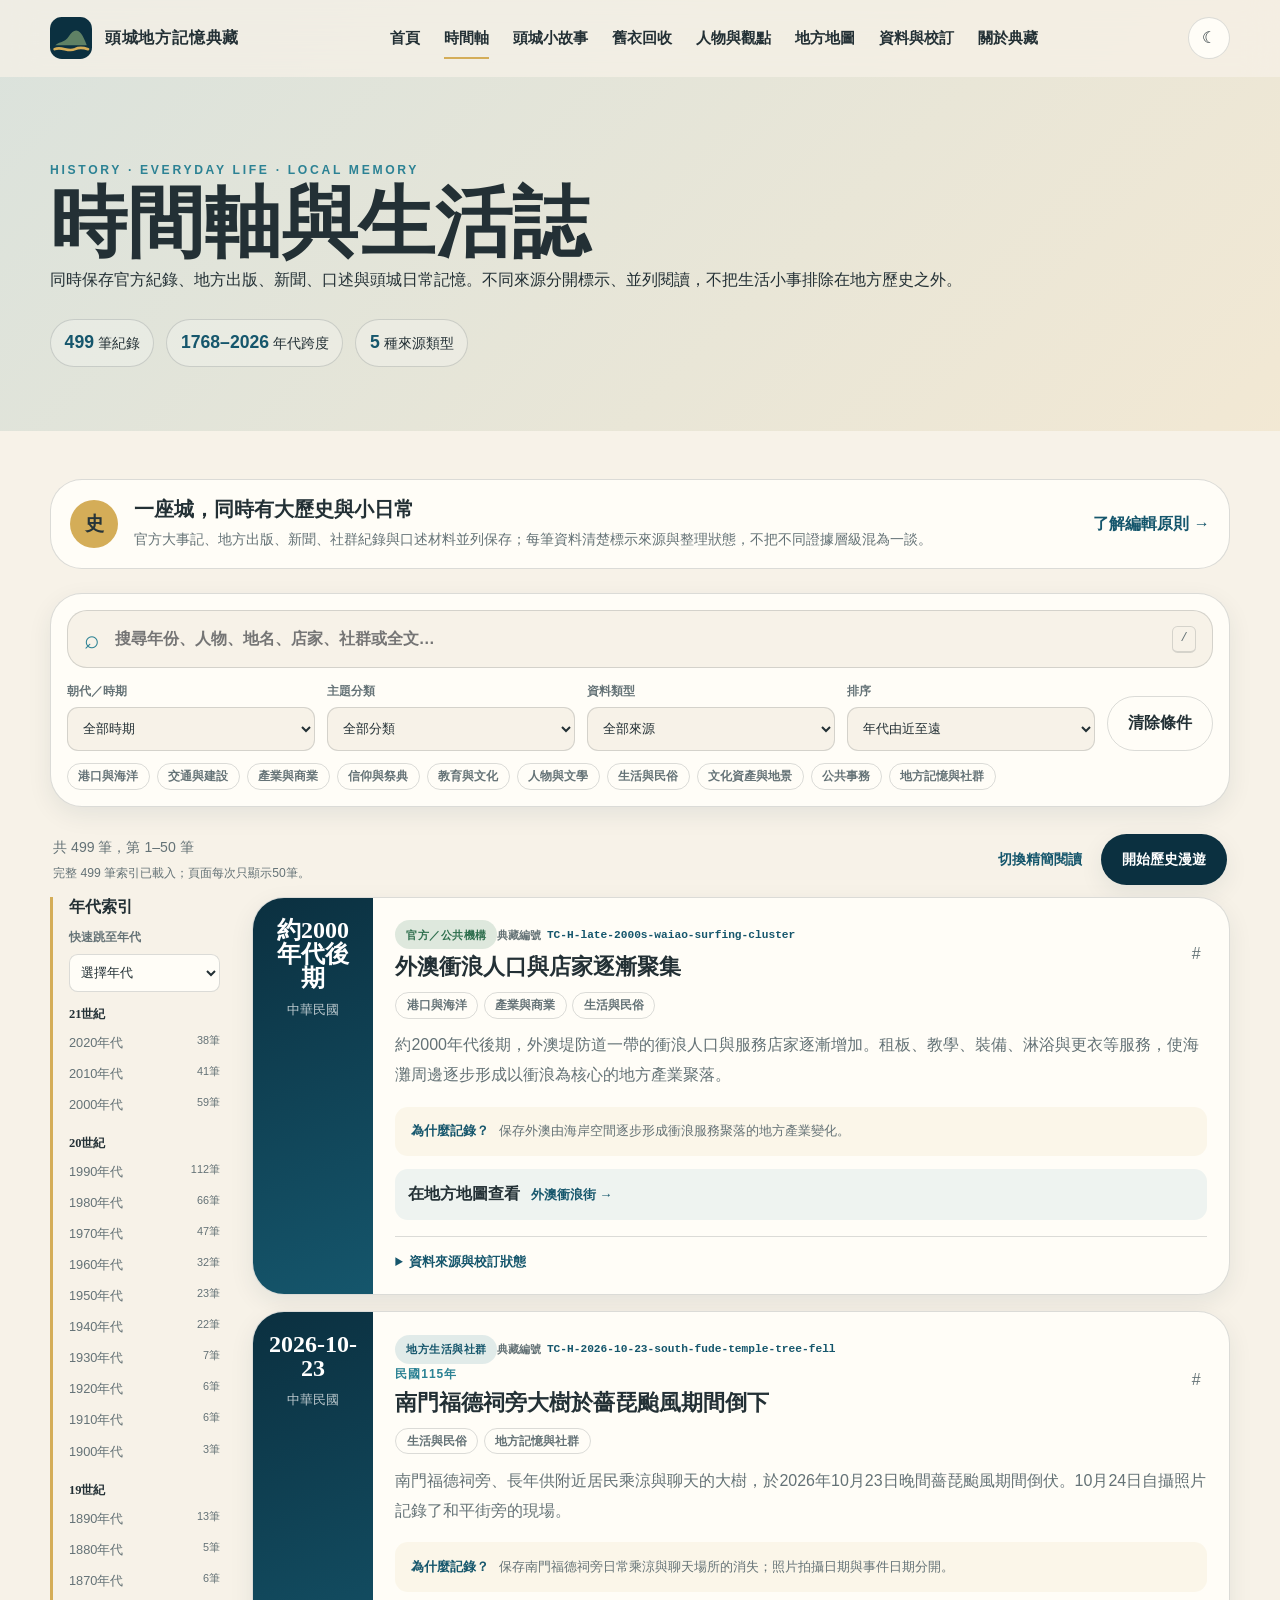
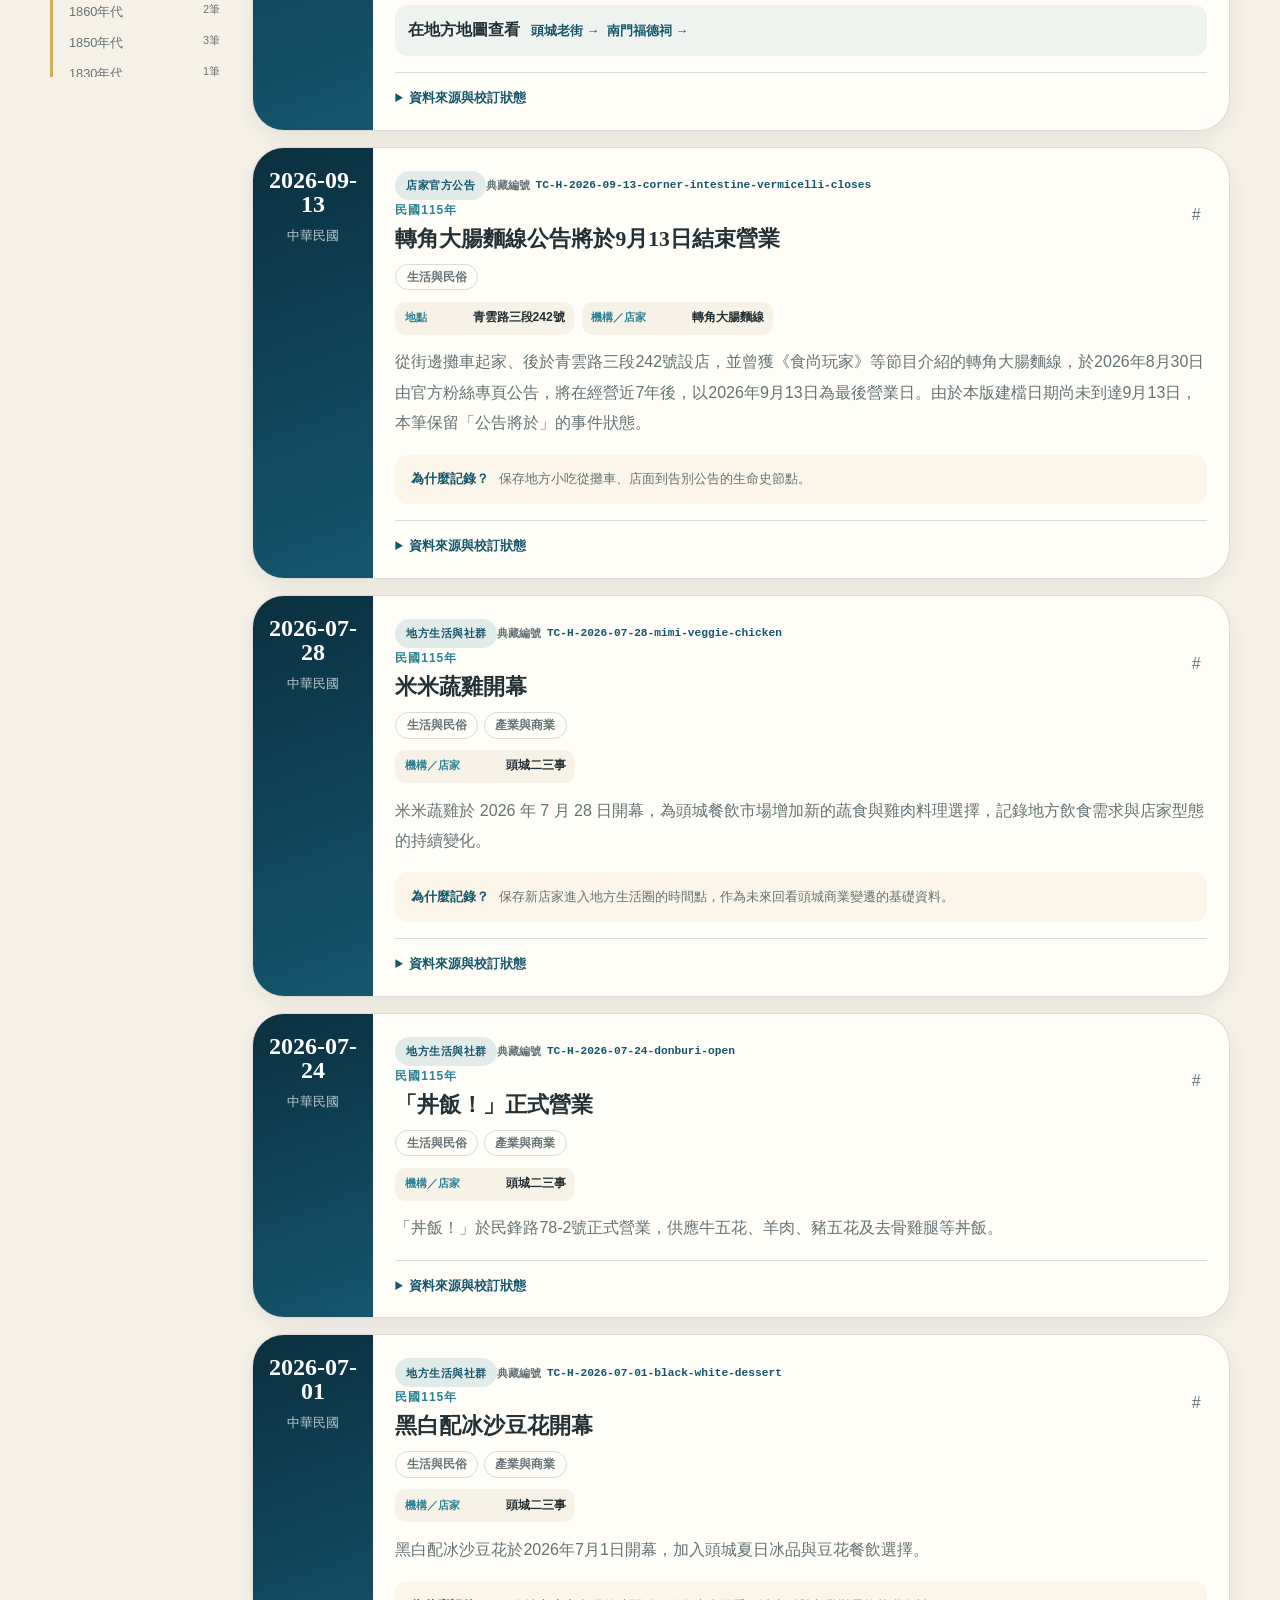
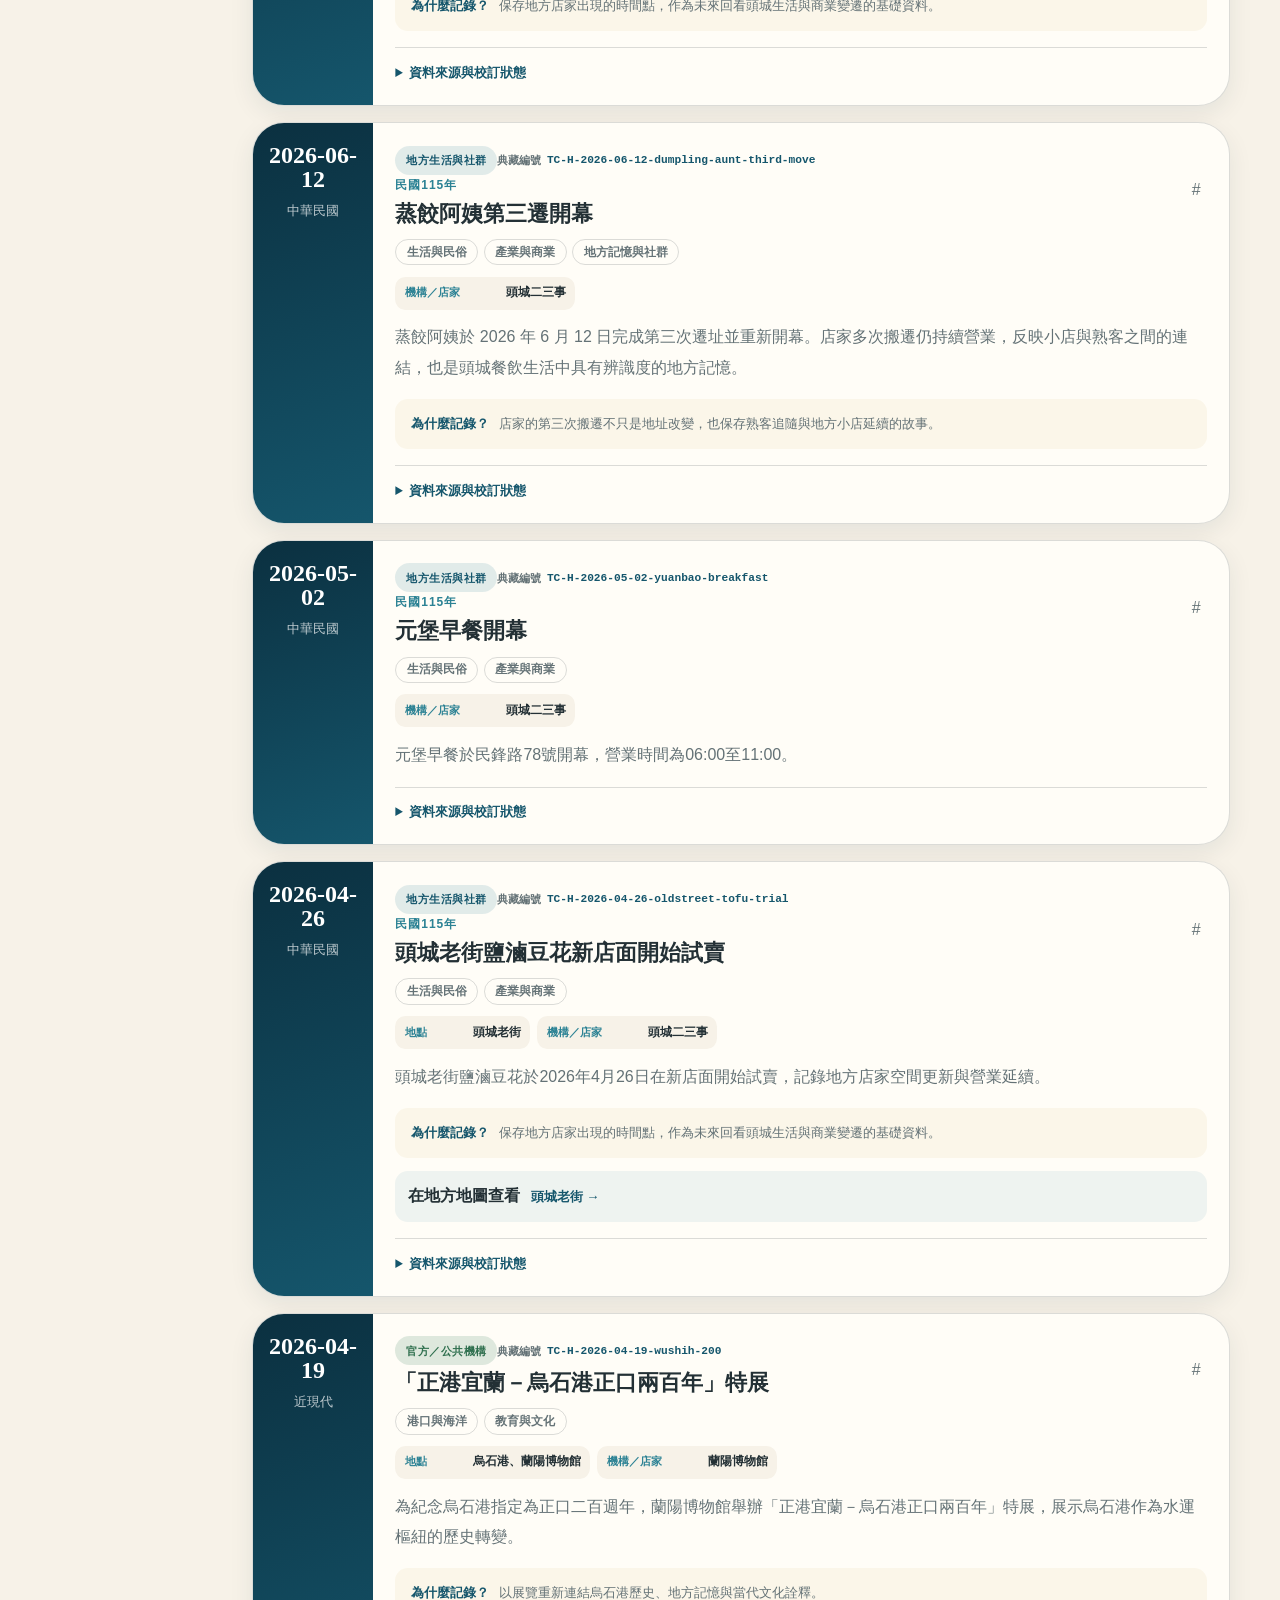
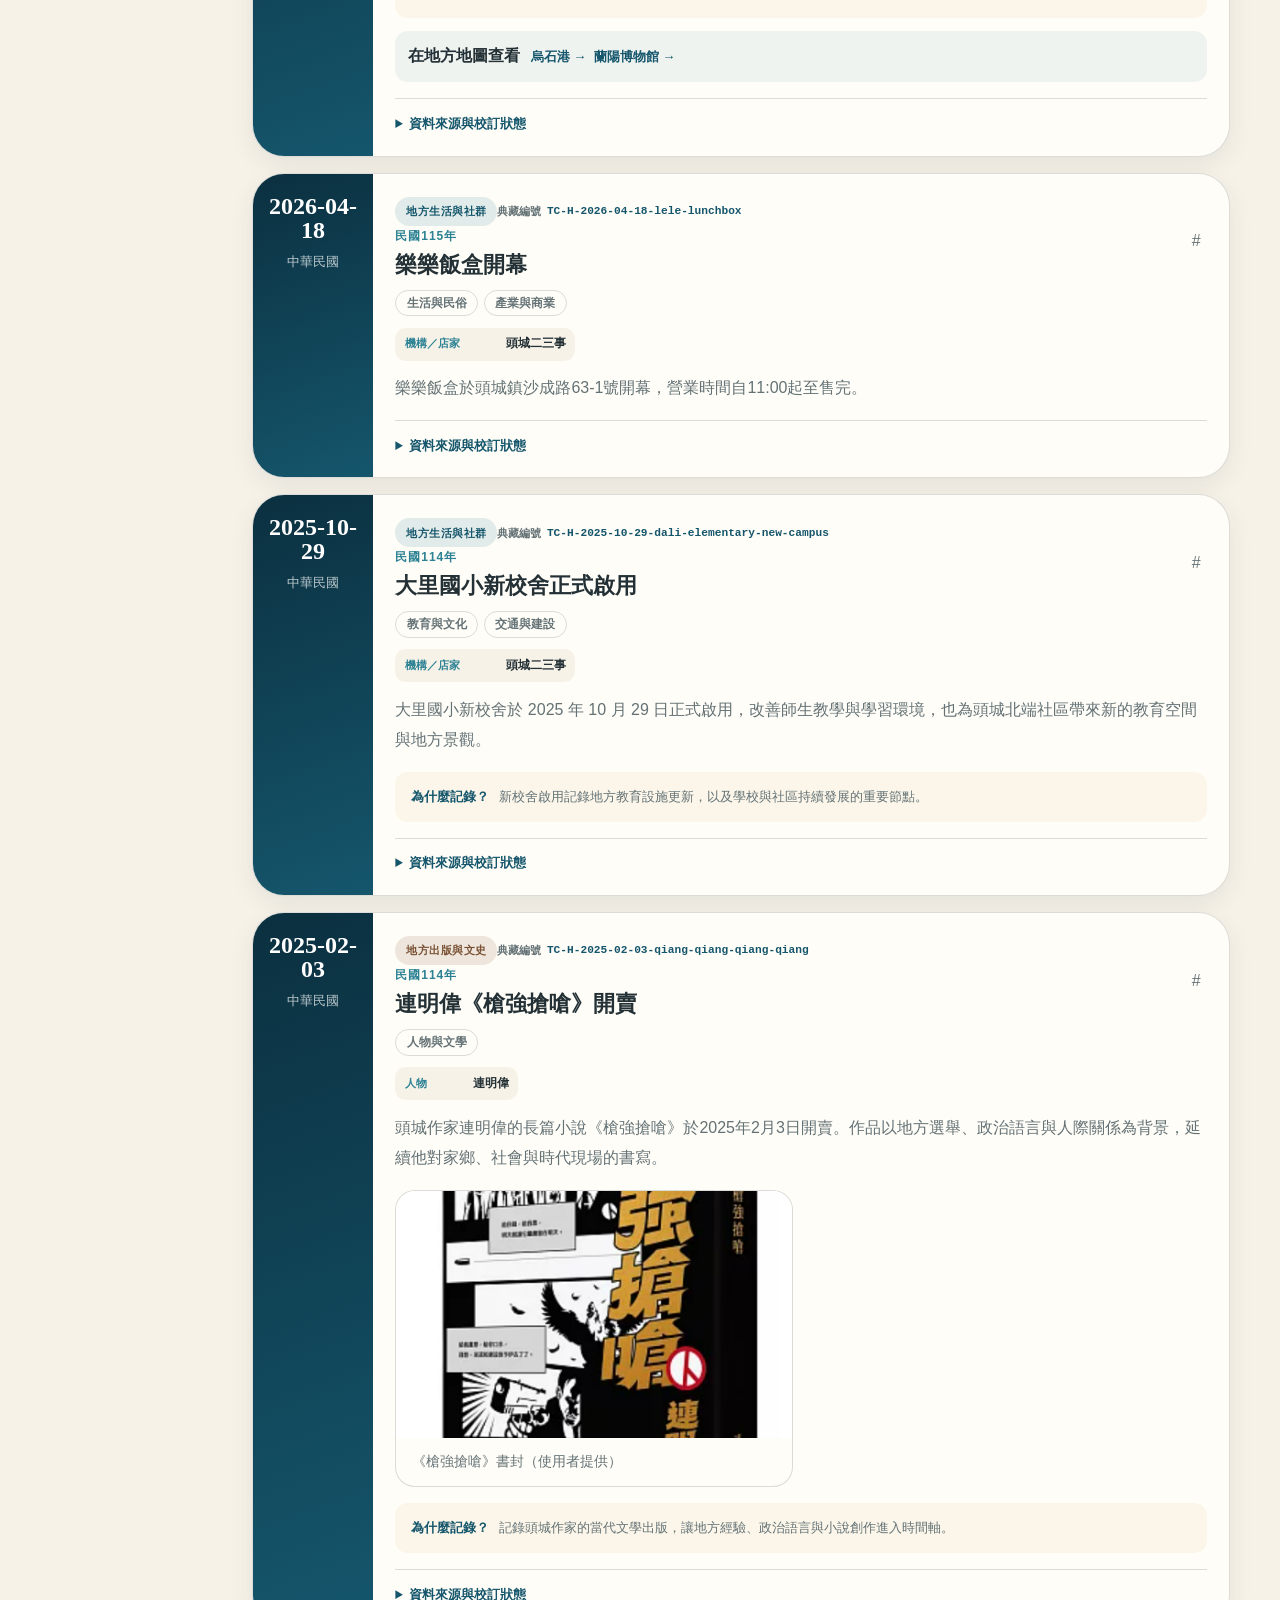
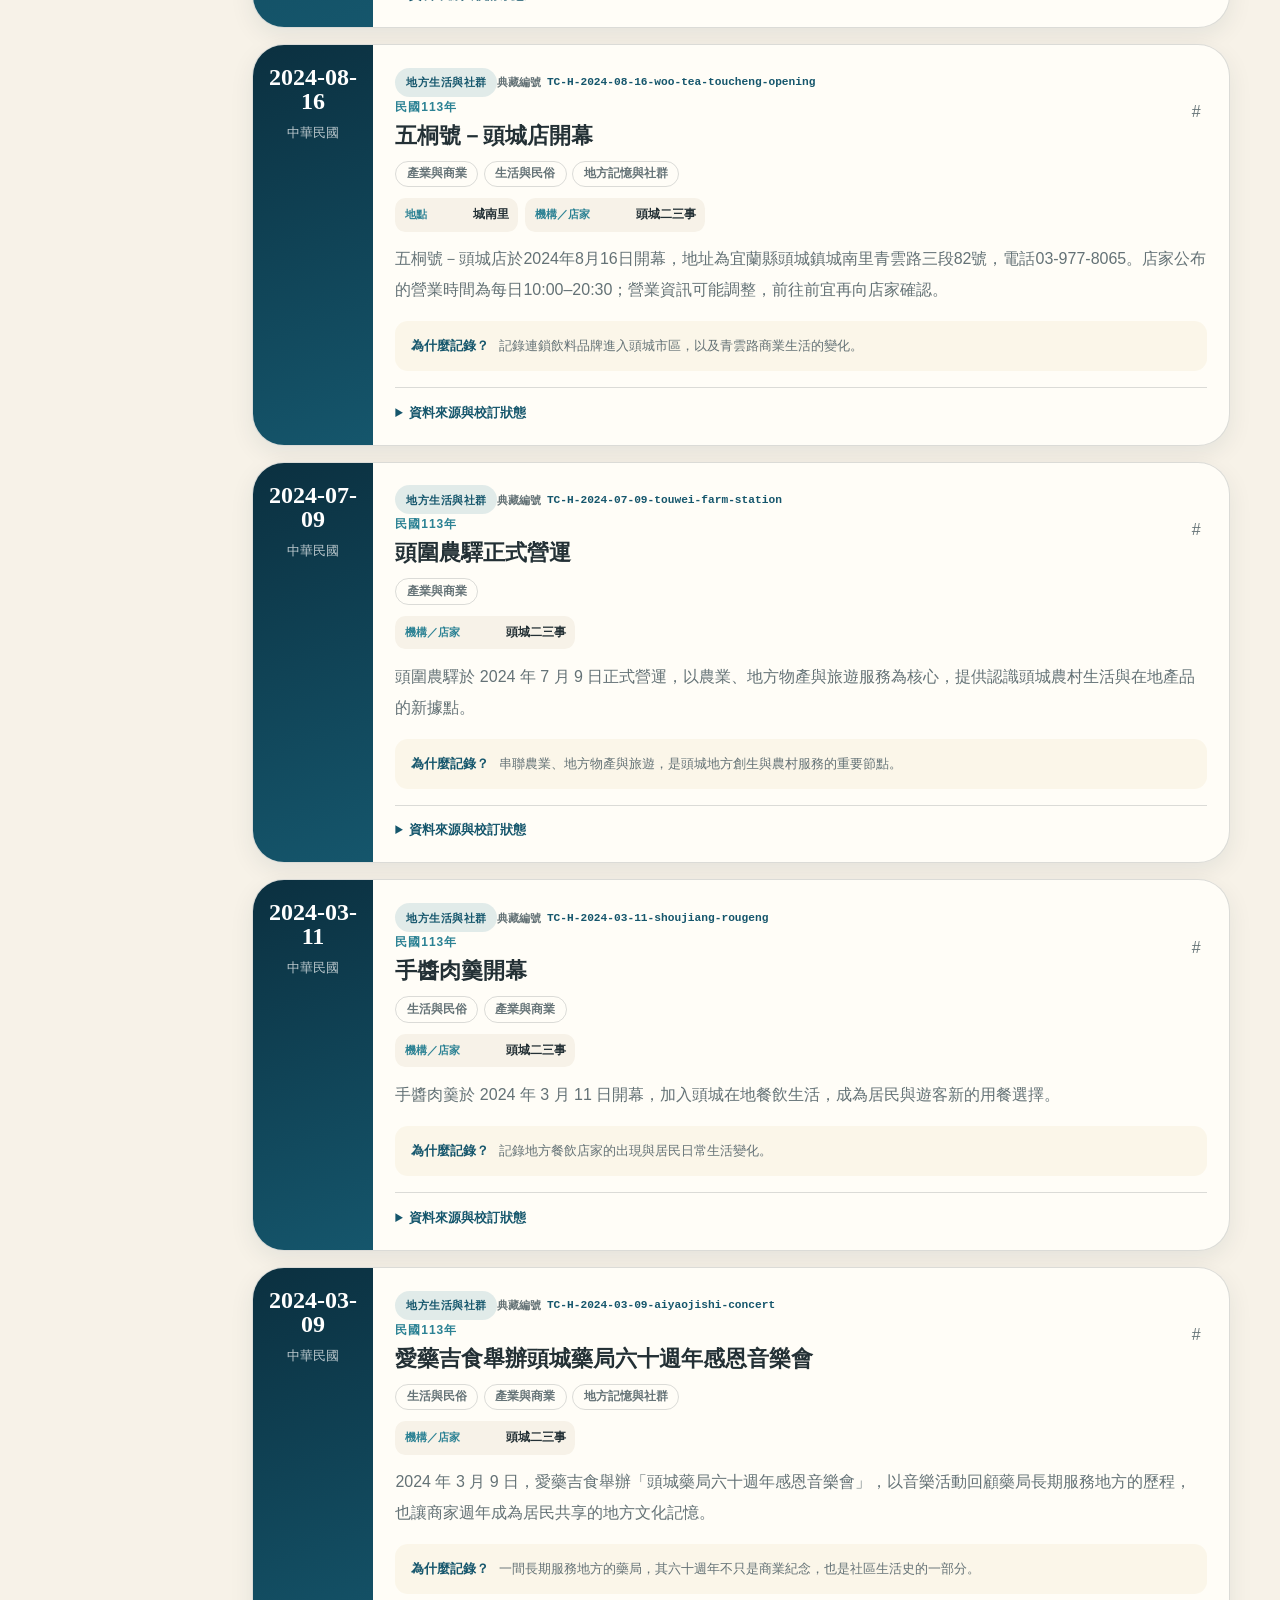
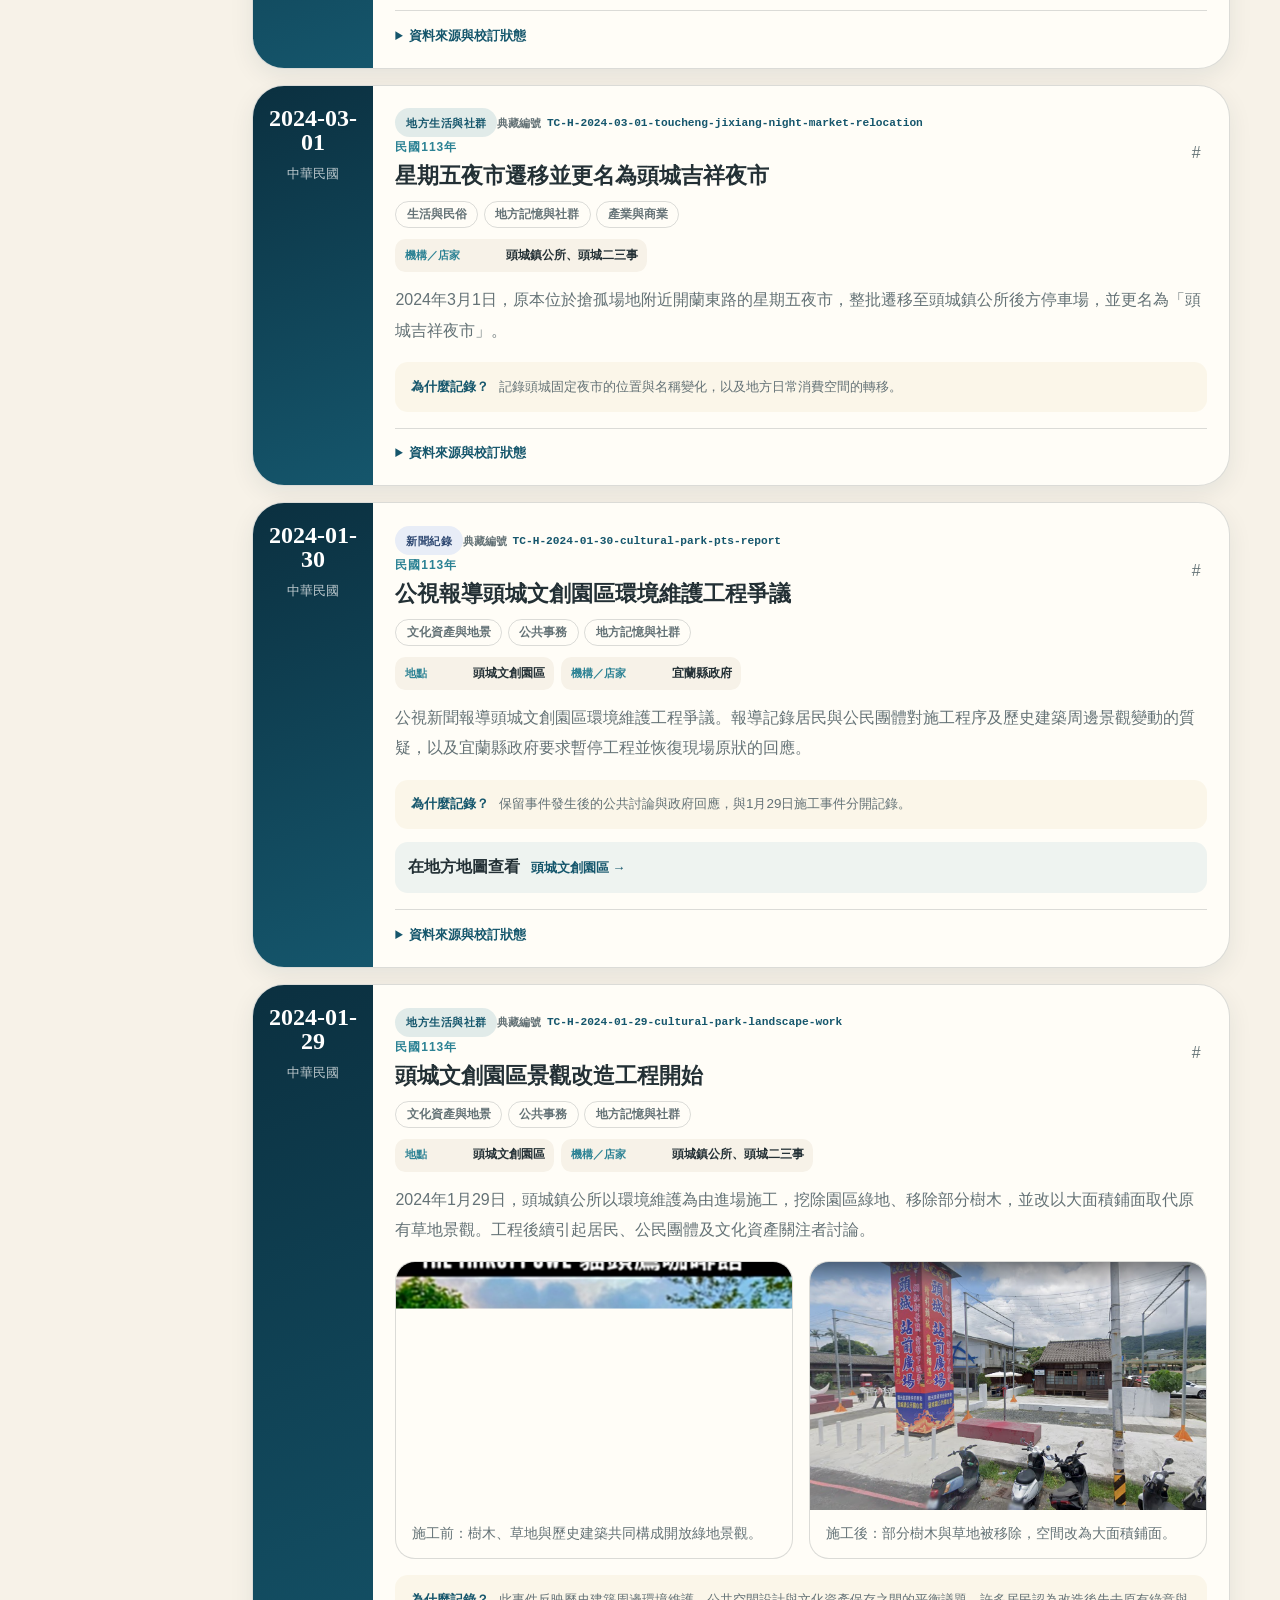
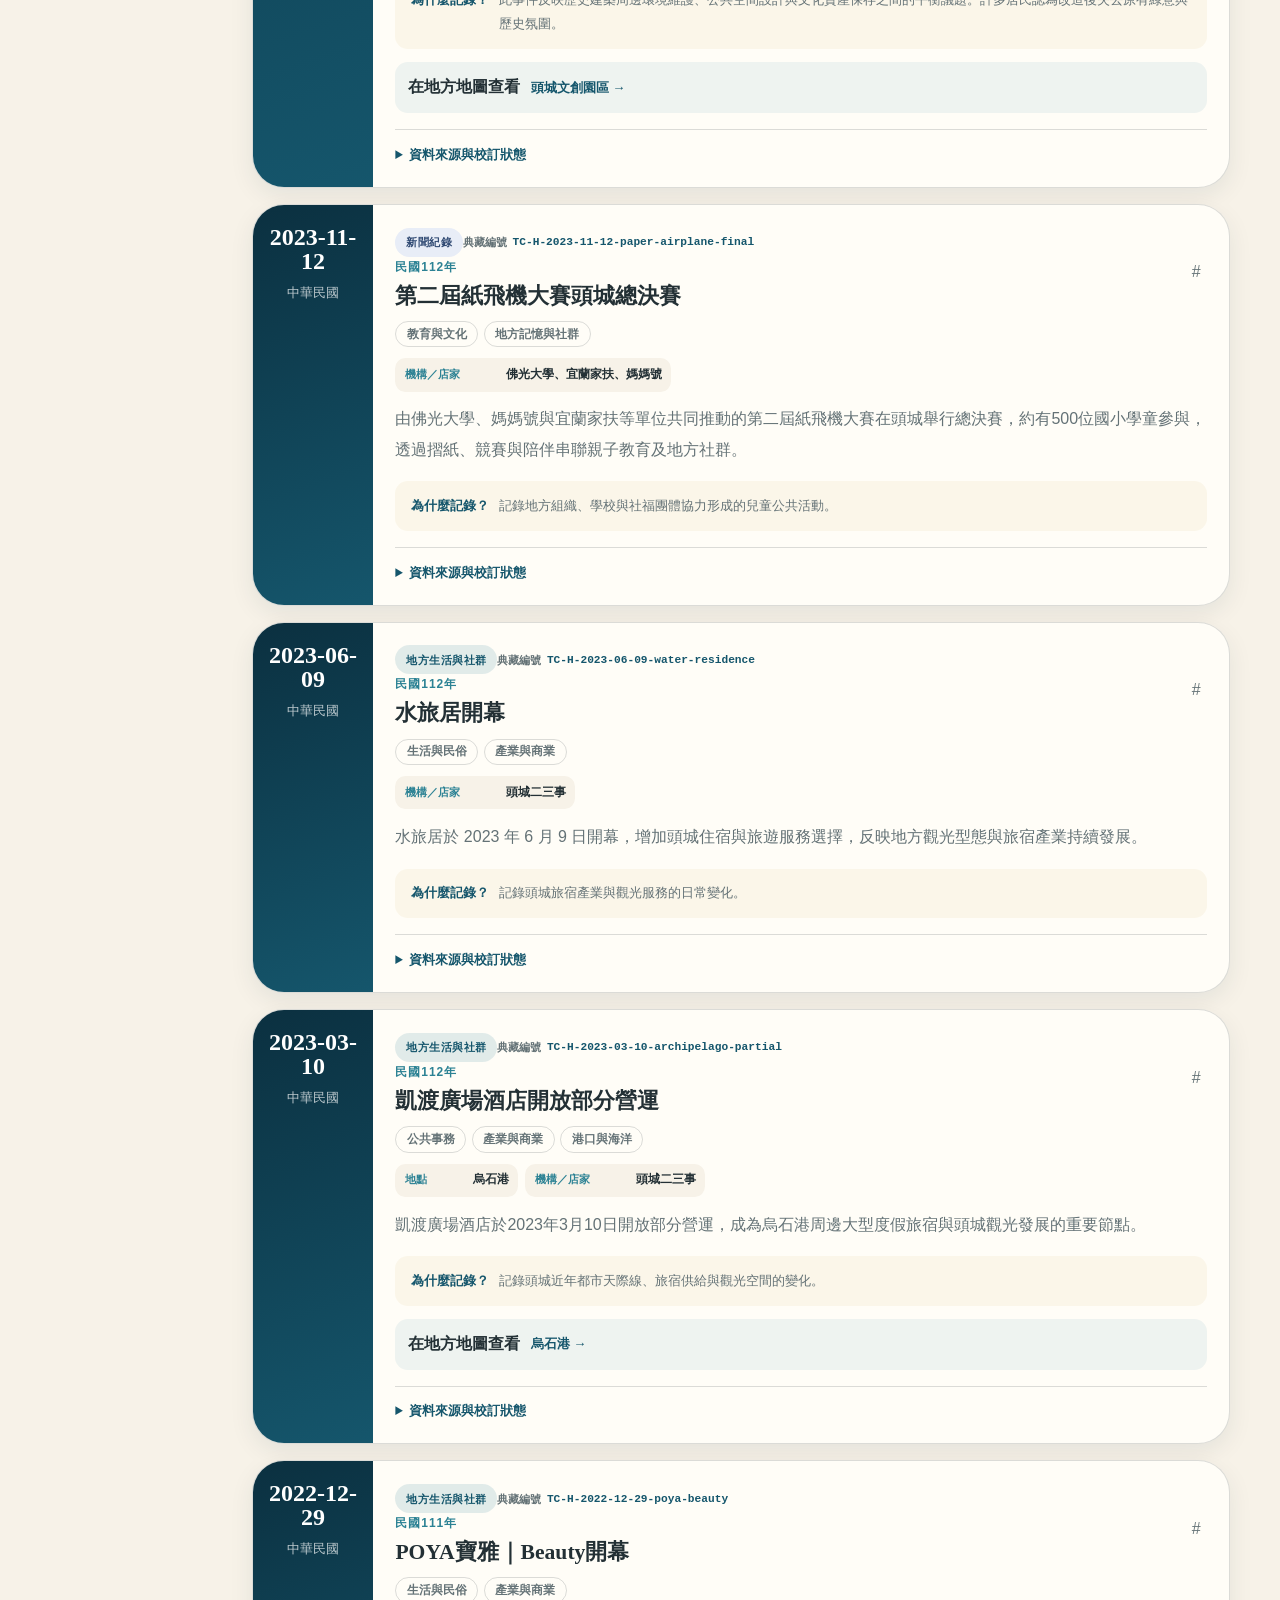
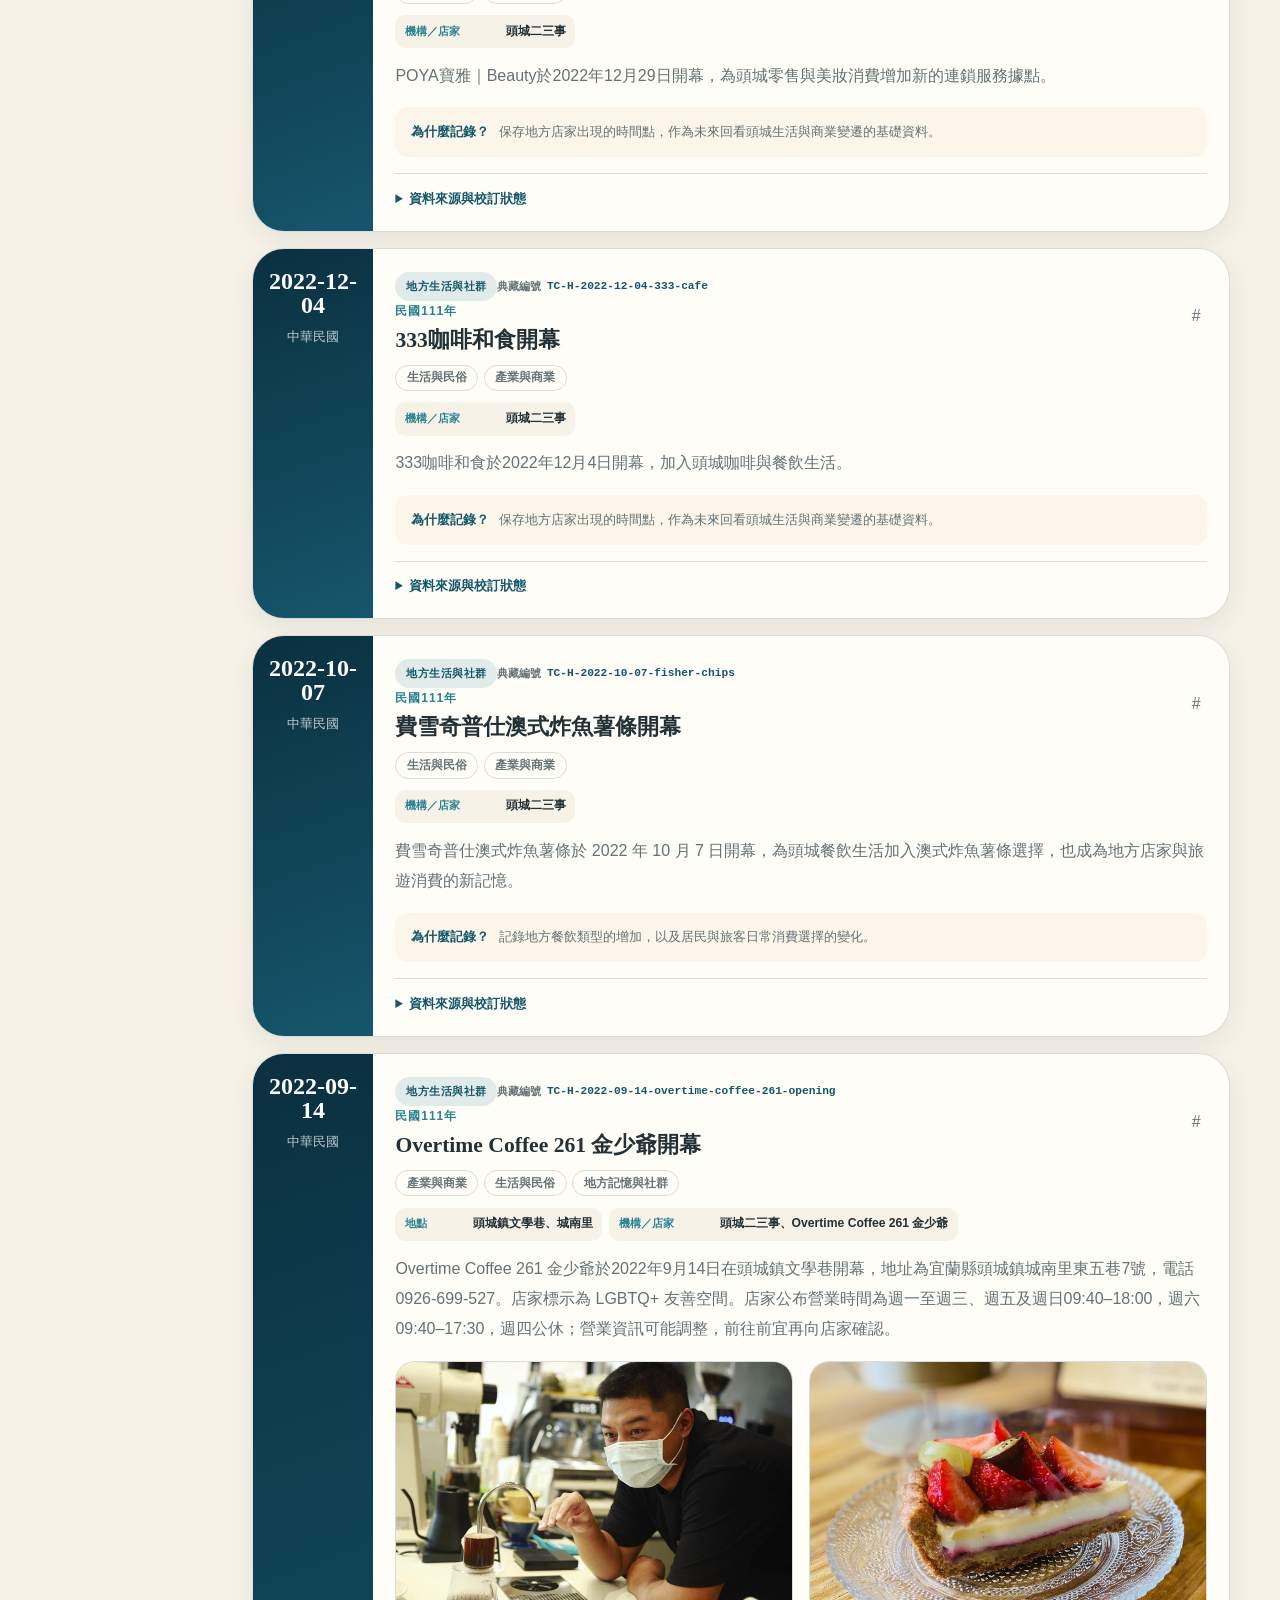
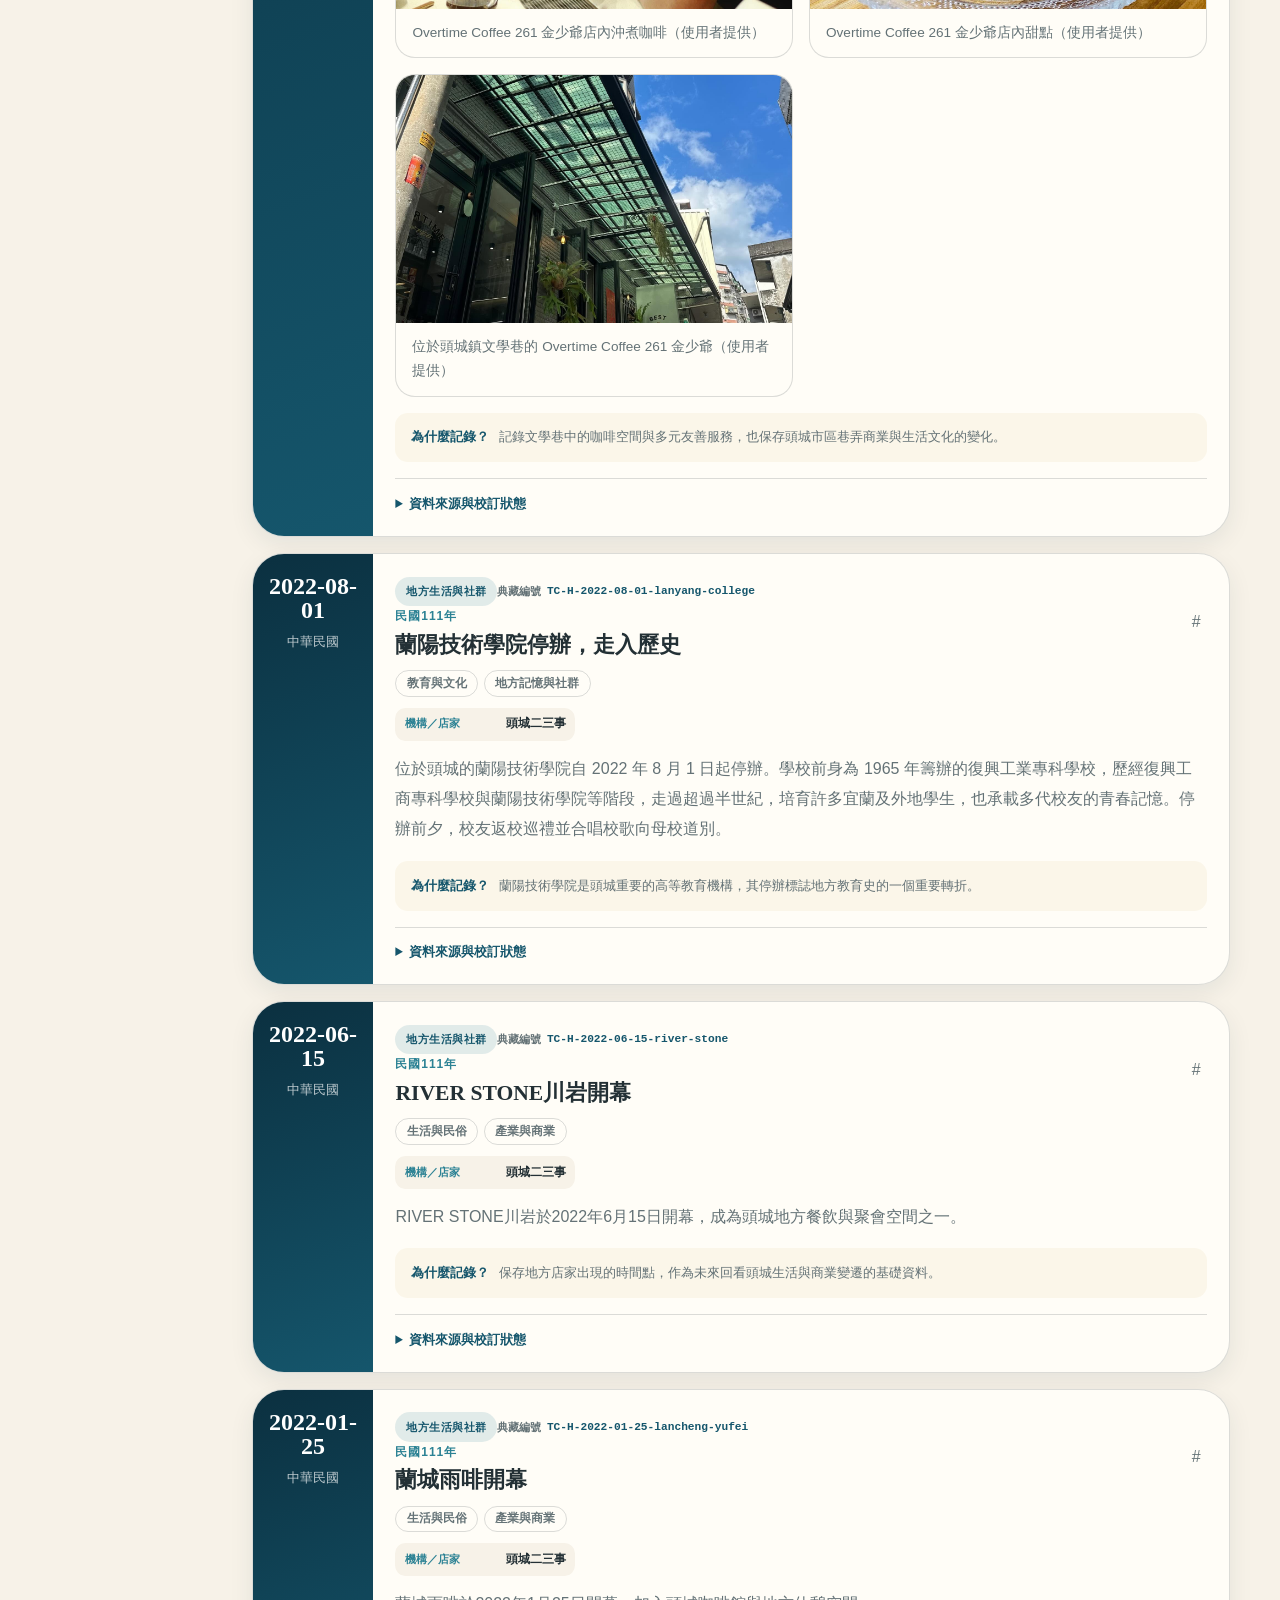
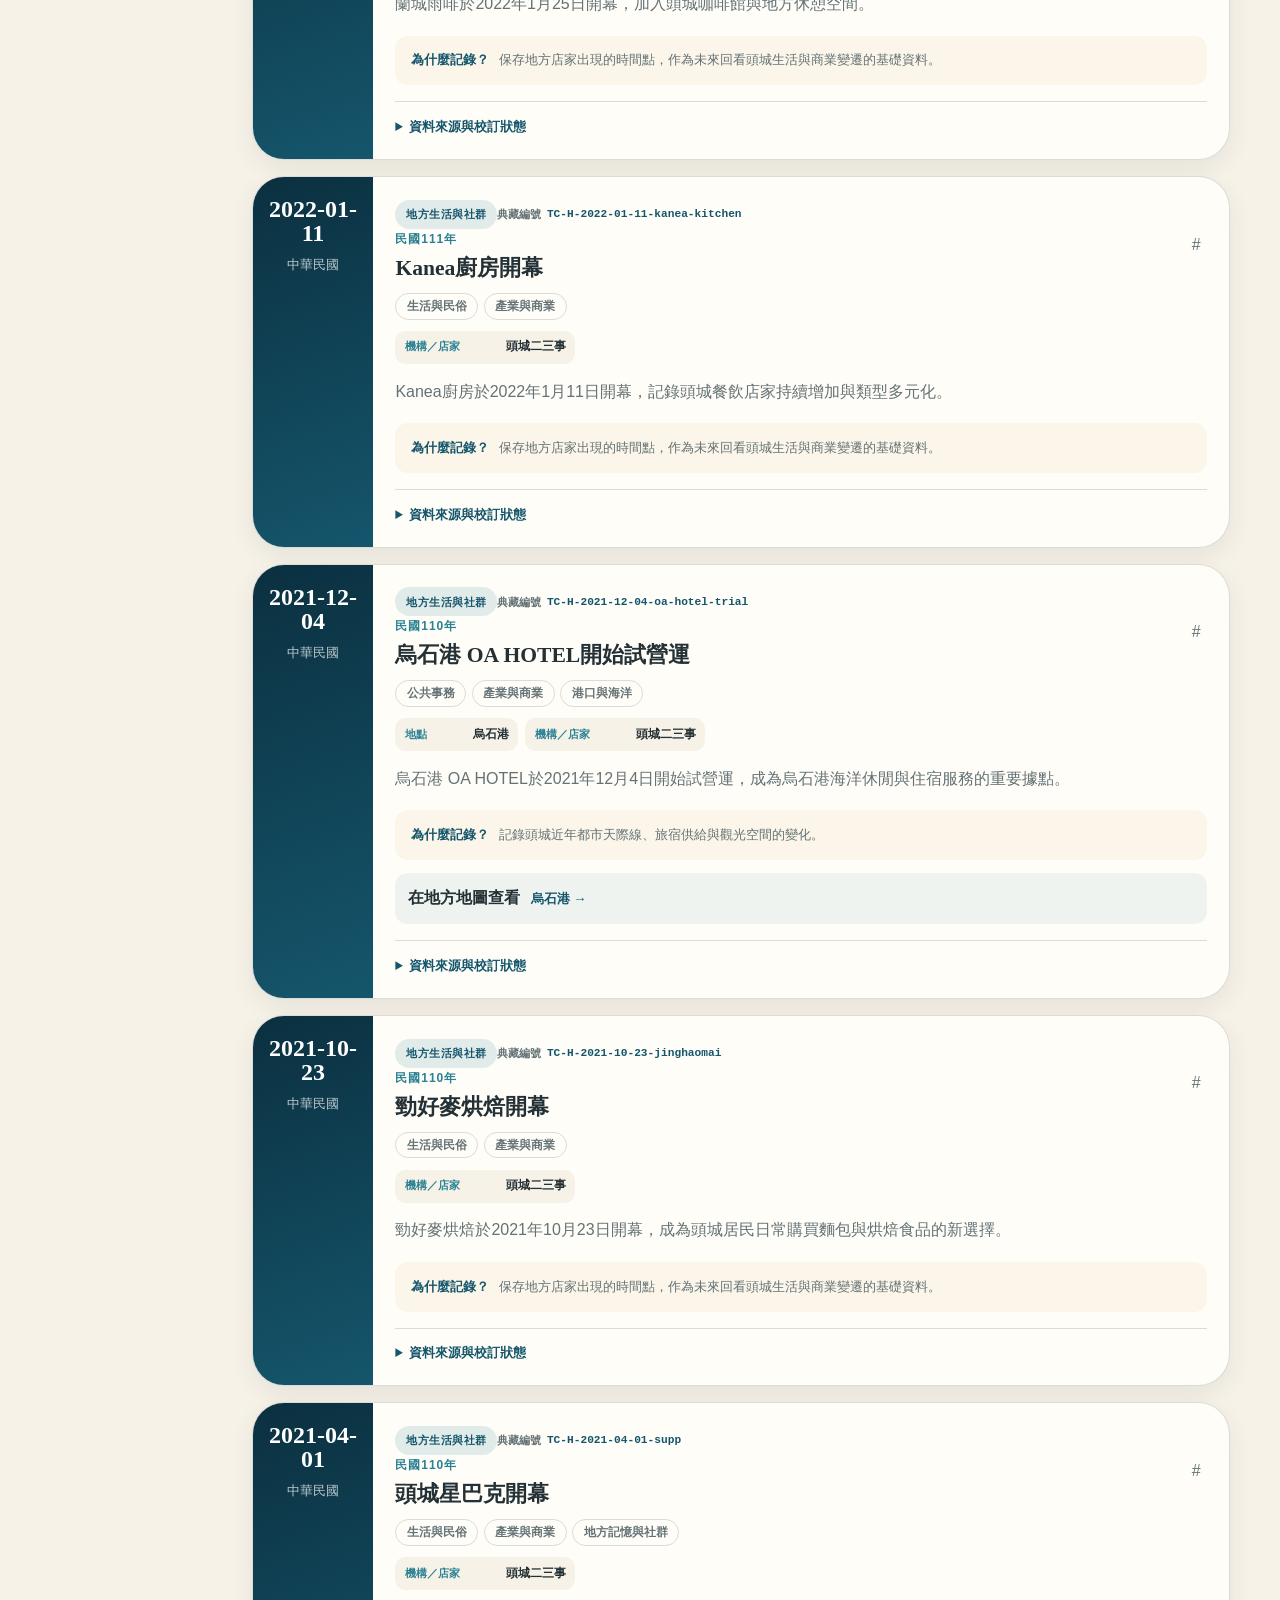
<file: history.html>
<!doctype html>
<html lang="zh-Hant" data-theme="light">
<head>
<meta charset="utf-8">
<meta name="viewport" content="width=device-width,initial-scale=1">
<title>時間軸與生活誌｜頭城地方記憶典藏</title>
<meta name="description" content="搜尋頭城地方史手稿、網站補充事件與生活史紀錄。">
<link rel="icon" href="favicon.svg">
<link rel="stylesheet" href="assets/css/style.css?update=20261024">
<script defer src="assets/data/site-meta.js?update=20261024"></script>
<script defer src="assets/js/app.js?v=1.86">
</script>
<script defer src="assets/data/place-event-index.js?update=20261024"></script>
<script defer src="assets/js/history.js?update=20261024">
</script>
</head>
<body>
<header class="site-header">
<div class="container nav">
<a class="brand" href="index.html">
<svg class="brand-mark" viewBox="0 0 64 64" aria-hidden="true">
<rect width="64" height="64" rx="18" fill="#0b3040"/>
<path d="M8 43c9-7 14-3 21-14 8-12 17-14 27 14H8z" fill="#5f8165"/>
<path d="M7 49c11-5 20 5 31 0 8-4 14-2 20 0" fill="none" stroke="#d4ad58" stroke-width="4" stroke-linecap="round"/>
</svg>
<span>頭城地方記憶典藏</span>
</a>
<nav class="nav-links" aria-label="主要導覽">
<a href="index.html">首頁</a>
<a href="history.html" aria-current="page">時間軸</a>
<a href="stories.html">頭城小故事</a>
<a href="guide.html">舊衣回收</a>
<a href="people.html">人物與觀點</a>
<a href="map.html">地方地圖</a><a href="audit.html">資料與校訂</a>
<a href="about.html">關於典藏</a>
</nav>
<div class="nav-actions">
<button class="icon-btn" data-theme-toggle aria-label="切換深色模式">☾</button>
<button class="icon-btn menu-btn" data-menu-toggle aria-label="開啟選單" aria-expanded="false">☰</button>
</div>
</div>
</header>
<main>
<section class="page-hero history-hero">
<div class="container">
<p class="eyebrow">History · Everyday Life · Local Memory</p>
<h1>時間軸與生活誌</h1>
<p>同時保存官方紀錄、地方出版、新聞、口述與頭城日常記憶。不同來源分開標示、並列閱讀，不把生活小事排除在地方歷史之外。</p>
<div class="archive-stats">
<span>
<strong id="totalCount">—</strong> 筆紀錄</span>
<span>
<strong>1768–2026</strong> 年代跨度</span>
<span>
<strong>5</strong> 種來源類型</span>
</div>
</div>
</section>
<section class="archive-section section">
<div class="container">
<aside class="context-banner">
<div>
<span class="context-icon">史</span>
</div>
<div>
<h2>一座城，同時有大歷史與小日常</h2>
<p>官方大事記、地方出版、新聞、社群紀錄與口述材料並列保存；每筆資料清楚標示來源與整理狀態，不把不同證據層級混為一談。</p>
</div>
<a class="text-link" href="about.html">了解編輯原則 →</a>
</aside>
<div class="archive-toolbar">
<label class="search-field">
<span aria-hidden="true">⌕</span>
<input id="historySearch" type="search" placeholder="搜尋年份、人物、地名、店家、社群或全文…" autocomplete="off">
<kbd>/</kbd>
</label>
<div class="filter-row v3">
<label>朝代／時期<select id="dynastyFilter">
<option value="">全部時期</option>
</select>
</label>
<label>主題分類<select id="categoryFilter">
<option value="">全部分類</option>
</select>
</label>
<label>資料類型<select id="sourceFilter">
<option value="">全部來源</option>
<option value="官方／公共機構">官方／公共機構</option>
<option value="地方出版與文史">地方出版與文史</option>
<option value="新聞紀錄">新聞紀錄</option>
<option value="地方生活與社群">地方生活與社群</option>
<option value="民間傳說與口述">民間傳說與口述</option>
</select>
</label>
<label>排序<select id="sortOrder">
<option value="desc" selected>年代由近至遠</option>
<option value="asc">年代由遠至近</option>
</select>
</label>
<button class="btn btn-small btn-reset" id="resetFilters" type="button">清除條件</button>
</div>
<div class="quick-tags" id="quickTags">
</div>
</div>
<div class="results-bar">
<div><p id="resultSummary" aria-live="polite">載入中…</p><p class="load-status" id="historyLoadStatus">正在讀取資料索引…</p></div>
<div class="result-actions">
<button class="view-toggle" id="viewToggle" type="button">切換精簡閱讀</button>
<button class="btn btn-small btn-primary" id="journeyToggle" type="button">開始歷史漫遊</button>
</div>
</div>
<div class="archive-layout">
<aside class="year-index">
<h2>年代索引</h2>
<label class="decade-jump-label" for="decadeJump">快速跳至年代</label>
<select id="decadeJump" class="decade-jump">
<option value="">選擇年代</option>
</select>
<div id="yearIndex">
</div>
</aside>
<section class="history-results timeline-mode" id="historyResults">
</section>
</div>
<div class="load-more-wrap"><button class="btn btn-primary" id="loadMoreHistory" type="button" hidden>載入更多</button></div>
<div class="empty-state" id="emptyState" hidden>
<h2>找不到符合的紀錄</h2>
<p>可嘗試縮短關鍵字，或清除篩選條件。</p>
<button class="btn btn-primary" id="emptyReset" type="button">顯示全部資料</button>
</div>
</div>
</section>
<section class="section section-muted">
<div class="container research-links">
<article><p class="eyebrow">Editorial audit</p><h2>資料如何被校訂？</h2><p>查看日期精度、疑似重複、同名不同日期與資料來源統計。報告只提出候選，不自動刪除史料。</p><a class="btn btn-ghost" href="audit.html">開啟校訂與來源報告 →</a></article>
<article><p class="eyebrow">Curated paths</p><h2>先從三條路徑閱讀</h2><p>不必一次面對499張卡片，可從烏石港、女性與家屋、雪山隧道後的頭城開始。</p><a class="btn btn-primary" href="curations.html">進入主題策展 →</a></article>
</div>
</section>
</main>
<footer class="site-footer">
<div class="container">
<div class="footer-grid">
<div>
<h3>頭城地方記憶典藏</h3>
<p>保存史料，也保存店家、社群、公共空間與居民共同記憶。</p>
</div>
<div>
<h3>持續編纂中</h3>
<p>新增資料將標示來源、日期、整理狀態與觀看位置。</p>
</div>
<div>
<h3>網站製作</h3>
<p>設計與開發：頭城二三事與ChatGPT</p>
</div>
</div>
<div class="footer-bottom">
<span>© 2026 頭城二三事｜原創摘要、編排與策展保留所有權利・<a href="copyright.html">使用規範</a></span>
<span>因為有人記錄，所以不會忘記。</span>
</div>
</div>
</footer>
</body>
</html>
</file>
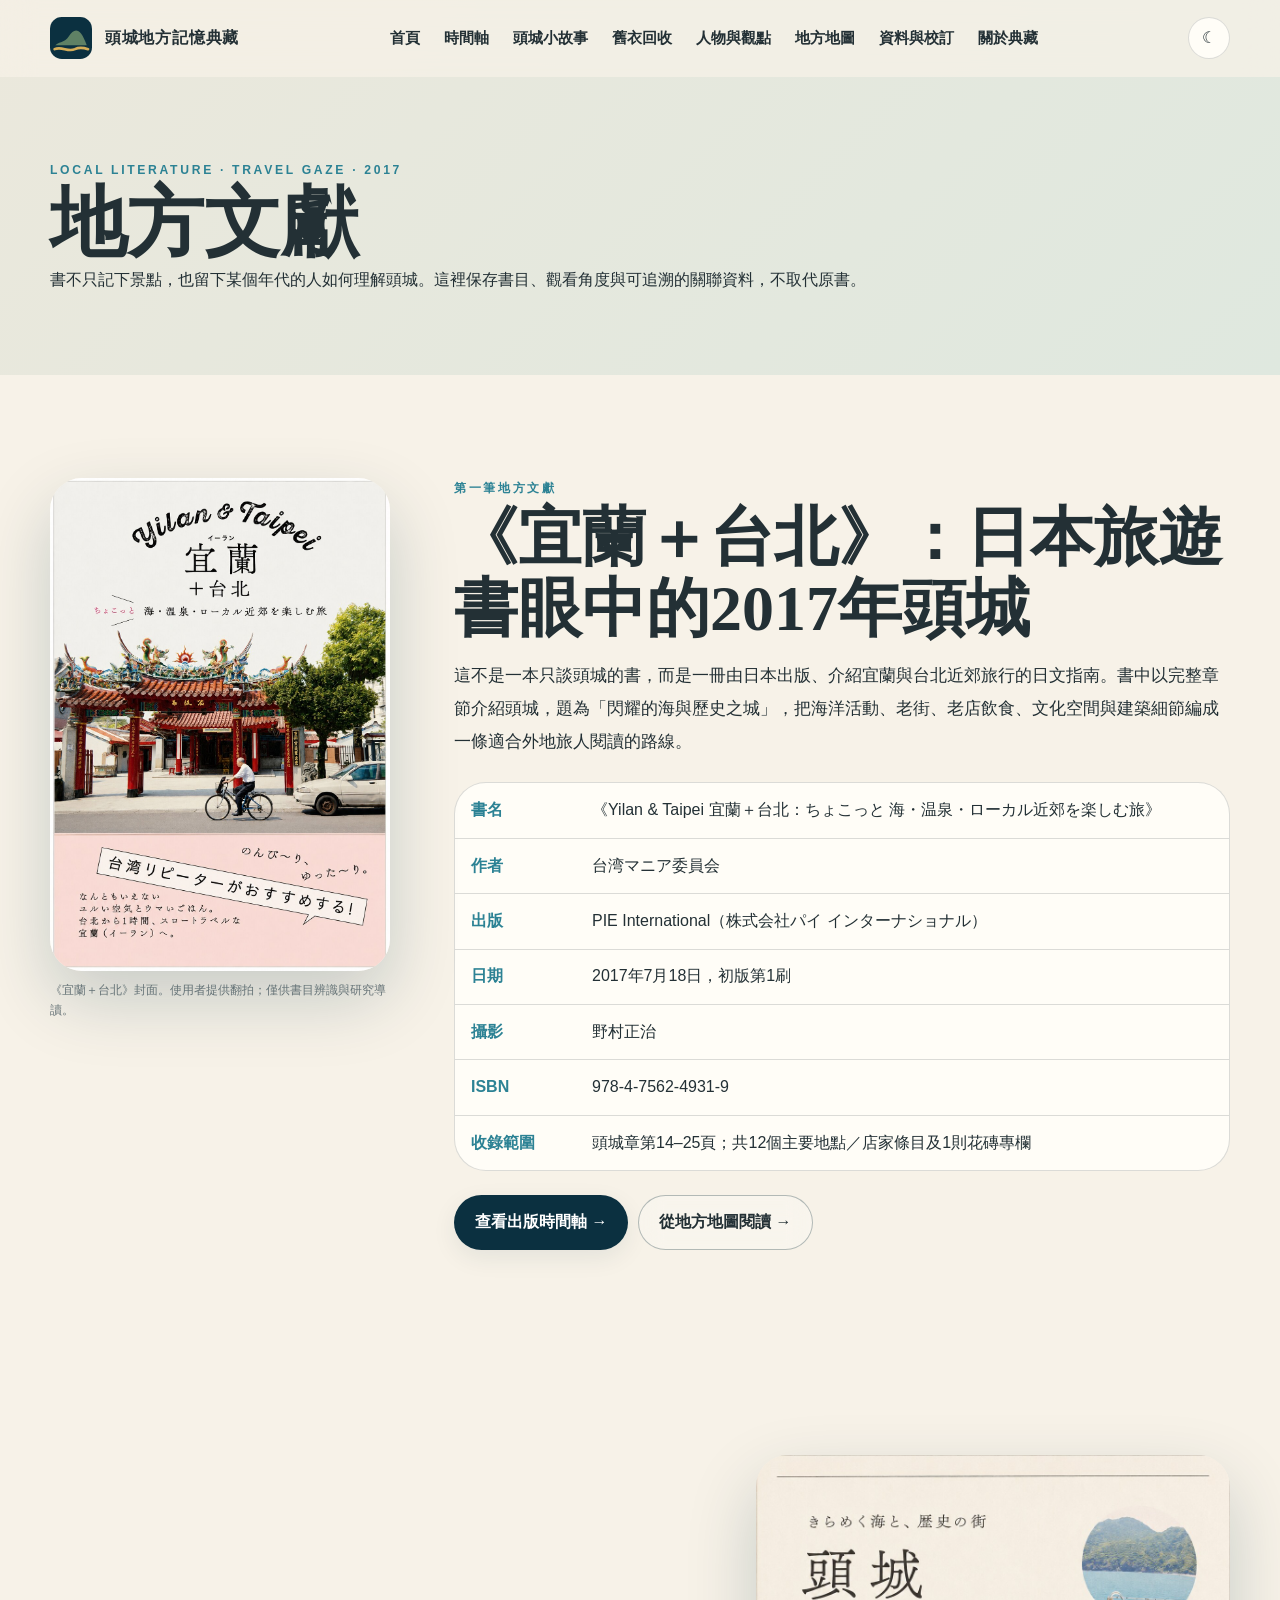
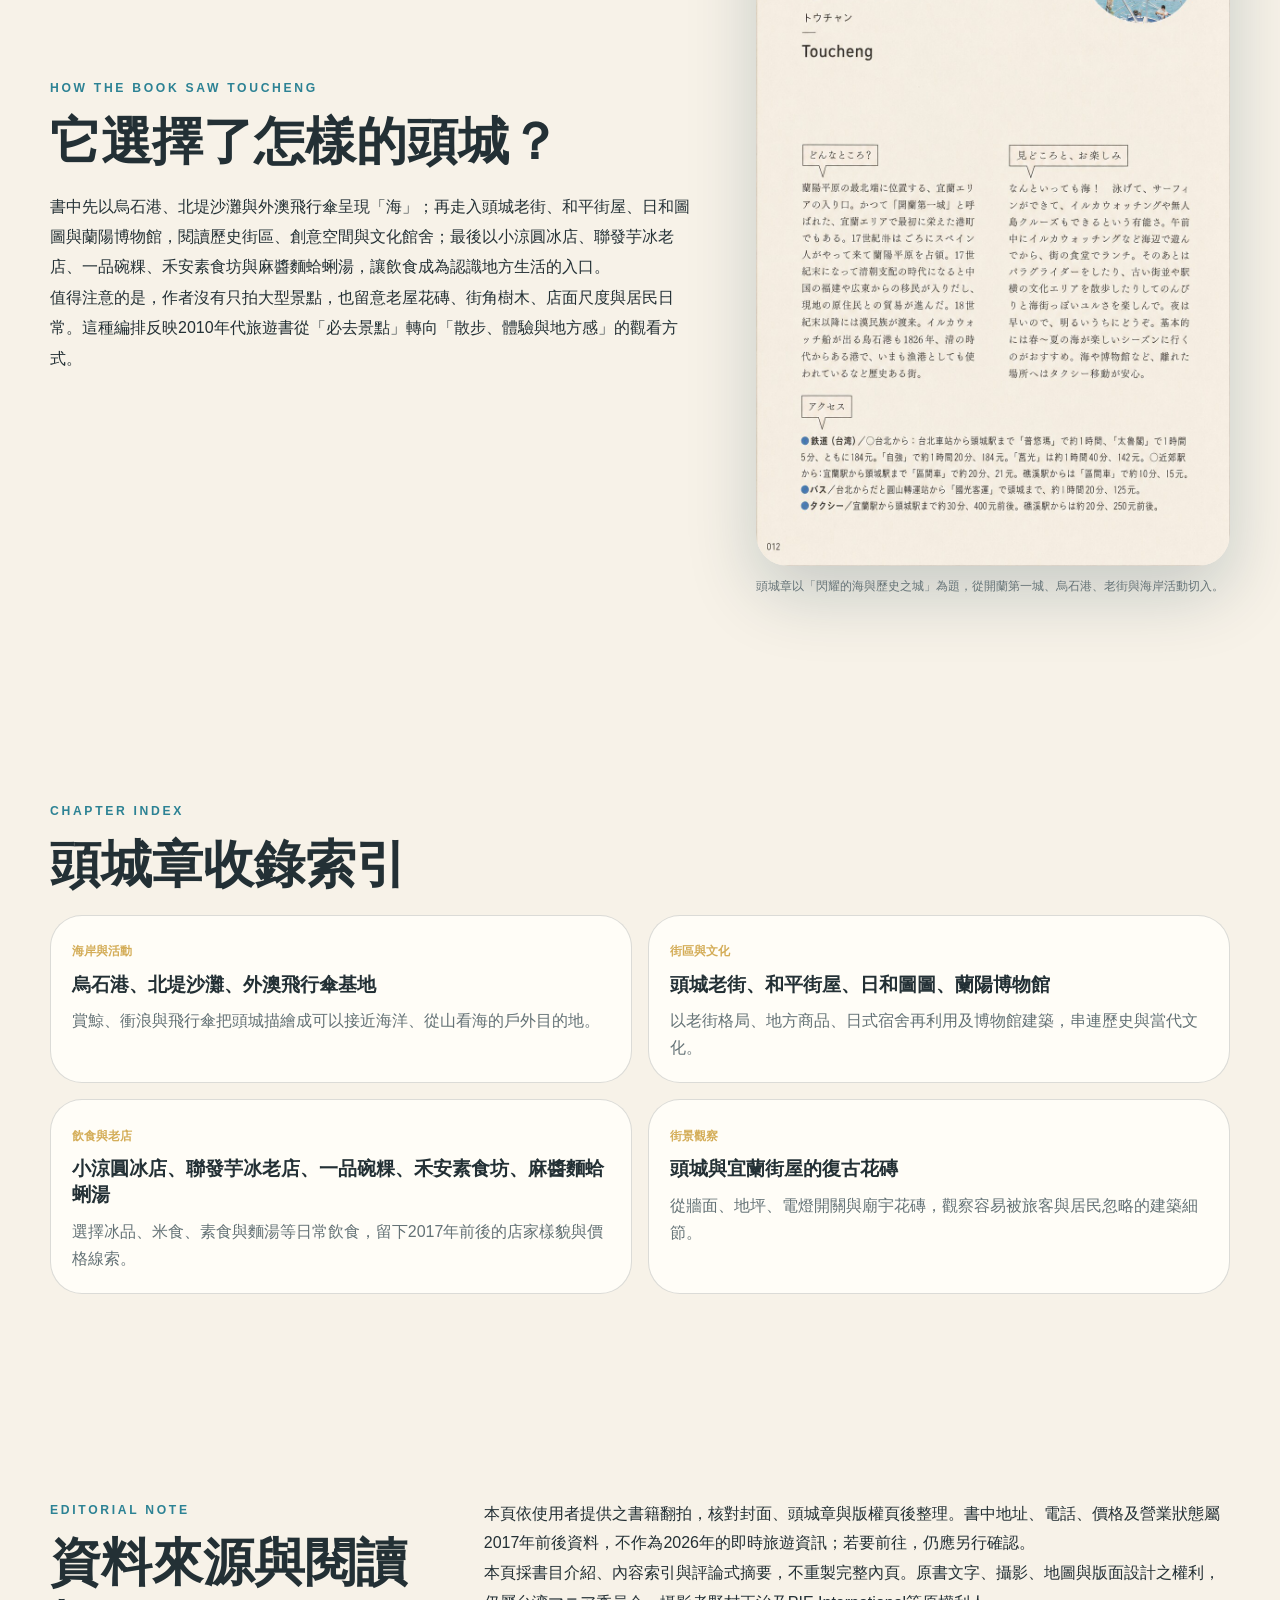
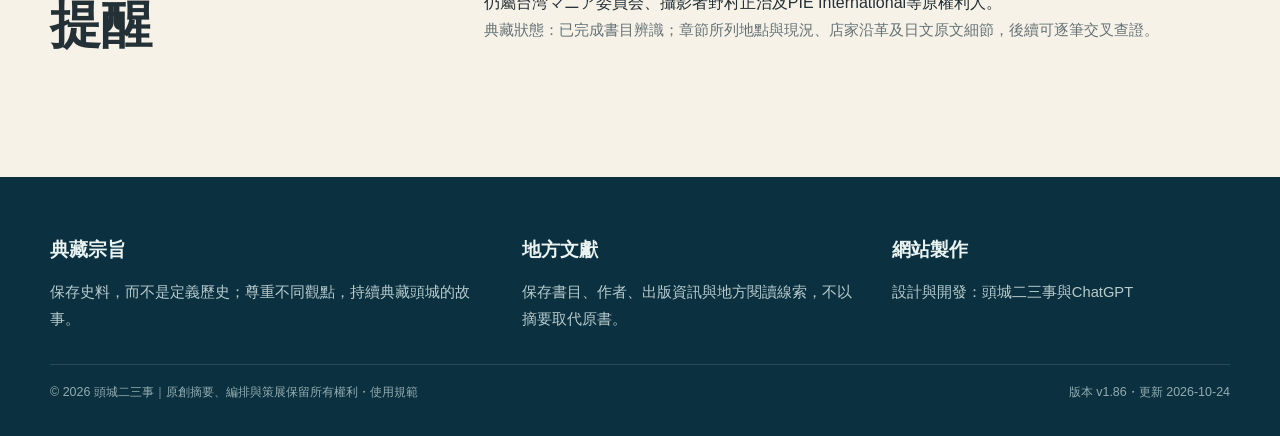
<file: literature.html>
<!doctype html>
<html lang="zh-Hant" data-theme="light">
<head>
<meta charset="utf-8">
<meta name="viewport" content="width=device-width,initial-scale=1">
<title>地方文獻｜日本旅遊書眼中的2017年頭城｜頭城地方記憶典藏</title>
<meta name="description" content="從日本旅遊書《宜蘭＋台北》的頭城章節，閱讀2017年外地旅人如何觀看頭城的海岸、老街、飲食與文化空間。">
<link rel="icon" href="favicon.svg">
<link rel="stylesheet" href="assets/css/style.css?v=1.86">
<script defer src="assets/data/site-meta.js?v=1.86"></script>
<script defer src="assets/js/app.js?v=1.86"></script>
</head>
<body>
<header class="site-header"><div class="container nav"><a class="brand" href="index.html"><svg class="brand-mark" viewBox="0 0 64 64" aria-hidden="true"><rect width="64" height="64" rx="18" fill="#0b3040"/><path d="M8 43c9-7 14-3 21-14 8-12 17-14 27 14H8z" fill="#5f8165"/><path d="M7 49c11-5 20 5 31 0 8-4 14-2 20 0" fill="none" stroke="#d4ad58" stroke-width="4" stroke-linecap="round"/></svg><span>頭城地方記憶典藏</span></a><nav class="nav-links" aria-label="主要導覽"><a href="index.html">首頁</a><a href="history.html">時間軸</a><a href="stories.html">頭城小故事</a><a href="guide.html">舊衣回收</a><a href="people.html">人物與觀點</a><a href="map.html">地方地圖</a><a href="audit.html">資料與校訂</a><a href="about.html">關於典藏</a></nav><div class="nav-actions"><button class="icon-btn" data-theme-toggle aria-label="切換深色模式">☾</button><button class="icon-btn menu-btn" data-menu-toggle aria-label="開啟選單" aria-expanded="false">☰</button></div></div></header>
<main>
<section class="page-hero literature-hero"><div class="container"><p class="eyebrow">LOCAL LITERATURE · TRAVEL GAZE · 2017</p><h1>地方文獻</h1><p>書不只記下景點，也留下某個年代的人如何理解頭城。這裡保存書目、觀看角度與可追溯的關聯資料，不取代原書。</p></div></section>
<section class="section" id="yilan-taipei-2017"><div class="container literature-feature">
<figure class="literature-cover"><img src="assets/images/literature/yilan-taipei-2017/cover.jpg" alt="2017年日文旅遊書《宜蘭＋台北》封面翻拍"><figcaption>《宜蘭＋台北》封面。使用者提供翻拍；僅供書目辨識與研究導讀。</figcaption></figure>
<div class="literature-main"><p class="eyebrow">第一筆地方文獻</p><h2>《宜蘭＋台北》：日本旅遊書眼中的2017年頭城</h2><p class="literature-lead">這不是一本只談頭城的書，而是一冊由日本出版、介紹宜蘭與台北近郊旅行的日文指南。書中以完整章節介紹頭城，題為「閃耀的海與歷史之城」，把海洋活動、老街、老店飲食、文化空間與建築細節編成一條適合外地旅人閱讀的路線。</p>
<dl class="bibliography-card"><div><dt>書名</dt><dd>《Yilan &amp; Taipei 宜蘭＋台北：ちょこっと 海・温泉・ローカル近郊を楽しむ旅》</dd></div><div><dt>作者</dt><dd>台湾マニア委員会</dd></div><div><dt>出版</dt><dd>PIE International（株式会社パイ インターナショナル）</dd></div><div><dt>日期</dt><dd>2017年7月18日，初版第1刷</dd></div><div><dt>攝影</dt><dd>野村正治</dd></div><div><dt>ISBN</dt><dd>978-4-7562-4931-9</dd></div><div><dt>收錄範圍</dt><dd>頭城章第14–25頁；共12個主要地點／店家條目及1則花磚專欄</dd></div></dl>
<div class="literature-actions"><a class="btn btn-primary" href="history.html?query=2017年日本旅遊書">查看出版時間軸 →</a><a class="btn btn-ghost" href="map.html?query=頭城老街">從地方地圖閱讀 →</a></div></div>
</div></section>
<section class="section soft-section"><div class="container literature-reading"><div><p class="eyebrow">How the book saw Toucheng</p><h2 class="section-title">它選擇了怎樣的頭城？</h2><p>書中先以烏石港、北堤沙灘與外澳飛行傘呈現「海」；再走入頭城老街、和平街屋、日和圖圖與蘭陽博物館，閱讀歷史街區、創意空間與文化館舍；最後以小涼圓冰店、聯發芋冰老店、一品碗粿、禾安素食坊與麻醬麵蛤蜊湯，讓飲食成為認識地方生活的入口。</p><p>值得注意的是，作者沒有只拍大型景點，也留意老屋花磚、街角樹木、店面尺度與居民日常。這種編排反映2010年代旅遊書從「必去景點」轉向「散步、體驗與地方感」的觀看方式。</p></div><figure><img src="assets/images/literature/yilan-taipei-2017/toucheng-chapter.jpg" alt="日文旅遊書頭城章節開場頁翻拍"><figcaption>頭城章以「閃耀的海與歷史之城」為題，從開蘭第一城、烏石港、老街與海岸活動切入。</figcaption></figure></div></section>
<section class="section"><div class="container"><p class="eyebrow">Chapter index</p><h2 class="section-title">頭城章收錄索引</h2><div class="literature-index"><article><span>海岸與活動</span><h3>烏石港、北堤沙灘、外澳飛行傘基地</h3><p>賞鯨、衝浪與飛行傘把頭城描繪成可以接近海洋、從山看海的戶外目的地。</p></article><article><span>街區與文化</span><h3>頭城老街、和平街屋、日和圖圖、蘭陽博物館</h3><p>以老街格局、地方商品、日式宿舍再利用及博物館建築，串連歷史與當代文化。</p></article><article><span>飲食與老店</span><h3>小涼圓冰店、聯發芋冰老店、一品碗粿、禾安素食坊、麻醬麵蛤蜊湯</h3><p>選擇冰品、米食、素食與麵湯等日常飲食，留下2017年前後的店家樣貌與價格線索。</p></article><article><span>街景觀察</span><h3>頭城與宜蘭街屋的復古花磚</h3><p>從牆面、地坪、電燈開關與廟宇花磚，觀察容易被旅客與居民忽略的建築細節。</p></article></div></div></section>
<section class="section section-muted"><div class="container literature-note"><div><p class="eyebrow">Editorial note</p><h2 class="section-title">資料來源與閱讀提醒</h2></div><div><p>本頁依使用者提供之書籍翻拍，核對封面、頭城章與版權頁後整理。書中地址、電話、價格及營業狀態屬2017年前後資料，不作為2026年的即時旅遊資訊；若要前往，仍應另行確認。</p><p>本頁採書目介紹、內容索引與評論式摘要，不重製完整內頁。原書文字、攝影、地圖與版面設計之權利，仍屬台湾マニア委員会、攝影者野村正治及PIE International等原權利人。</p><p class="small-note">典藏狀態：已完成書目辨識；章節所列地點與現況、店家沿革及日文原文細節，後續可逐筆交叉查證。</p></div></div></section>
</main>
<footer class="site-footer"><div class="container"><div class="footer-grid"><div><h3>典藏宗旨</h3><p>保存史料，而不是定義歷史；尊重不同觀點，持續典藏頭城的故事。</p></div><div><h3>地方文獻</h3><p>保存書目、作者、出版資訊與地方閱讀線索，不以摘要取代原書。</p></div><div><h3>網站製作</h3><p>設計與開發：頭城二三事與ChatGPT</p></div></div><div class="footer-bottom"><span>© 2026 頭城二三事｜原創摘要、編排與策展保留所有權利・<a href="copyright.html">使用規範</a></span><span>版本 v<span data-site-version>1.86</span>・更新 <span data-site-updated>2026-08-31</span></span></div></div></footer>
</body></html>
</file>
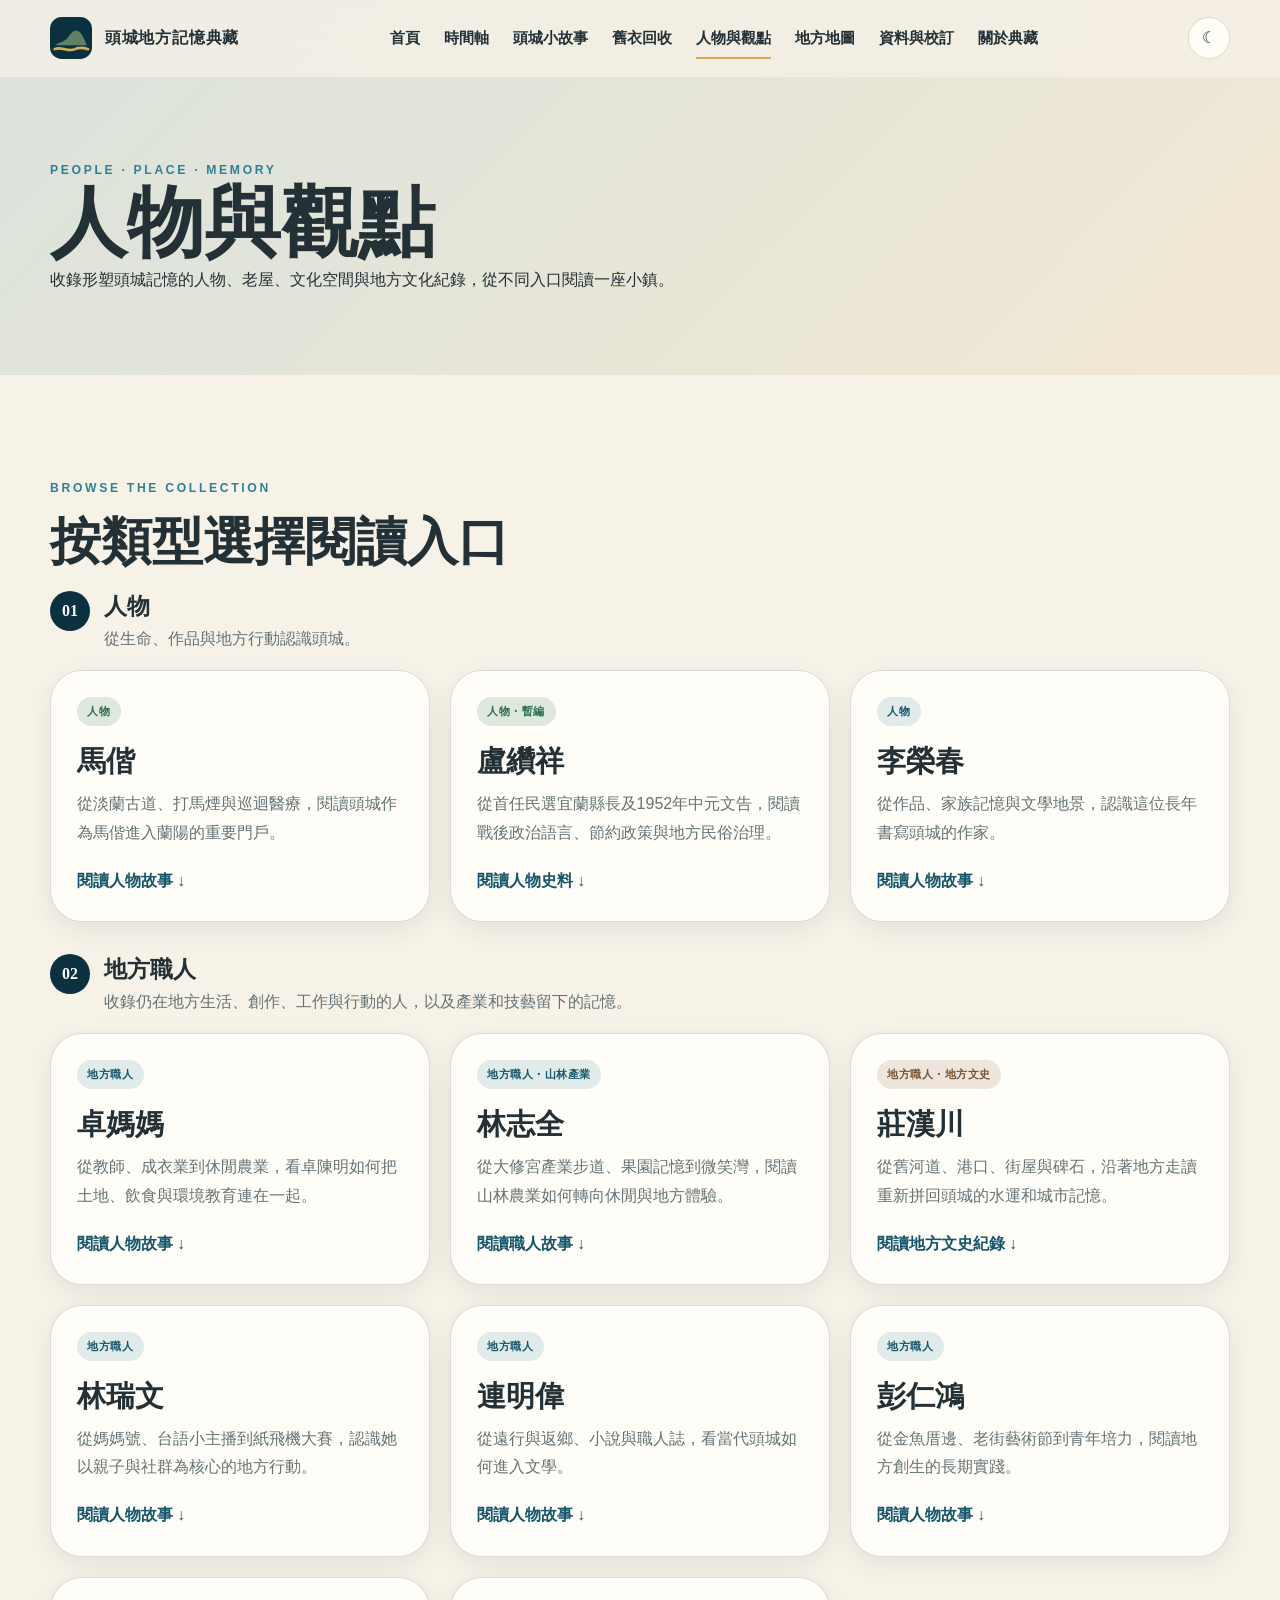
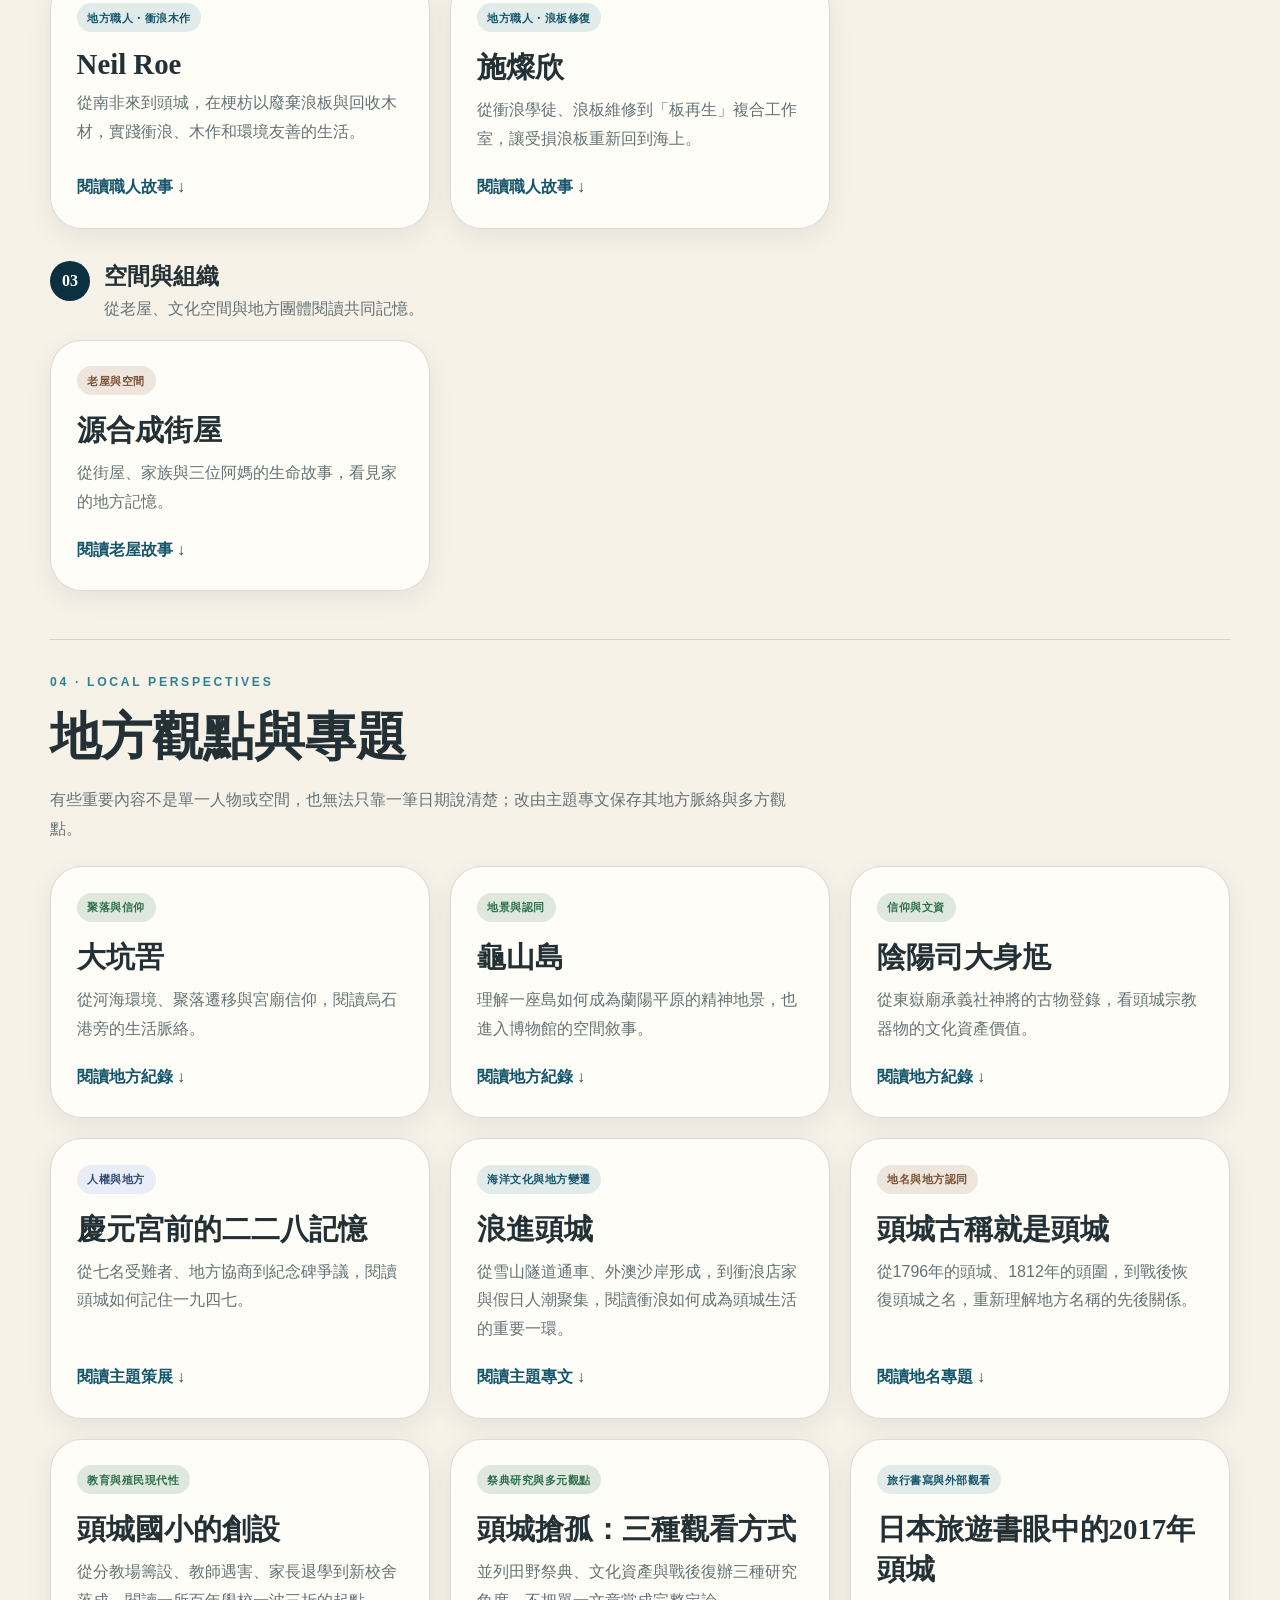
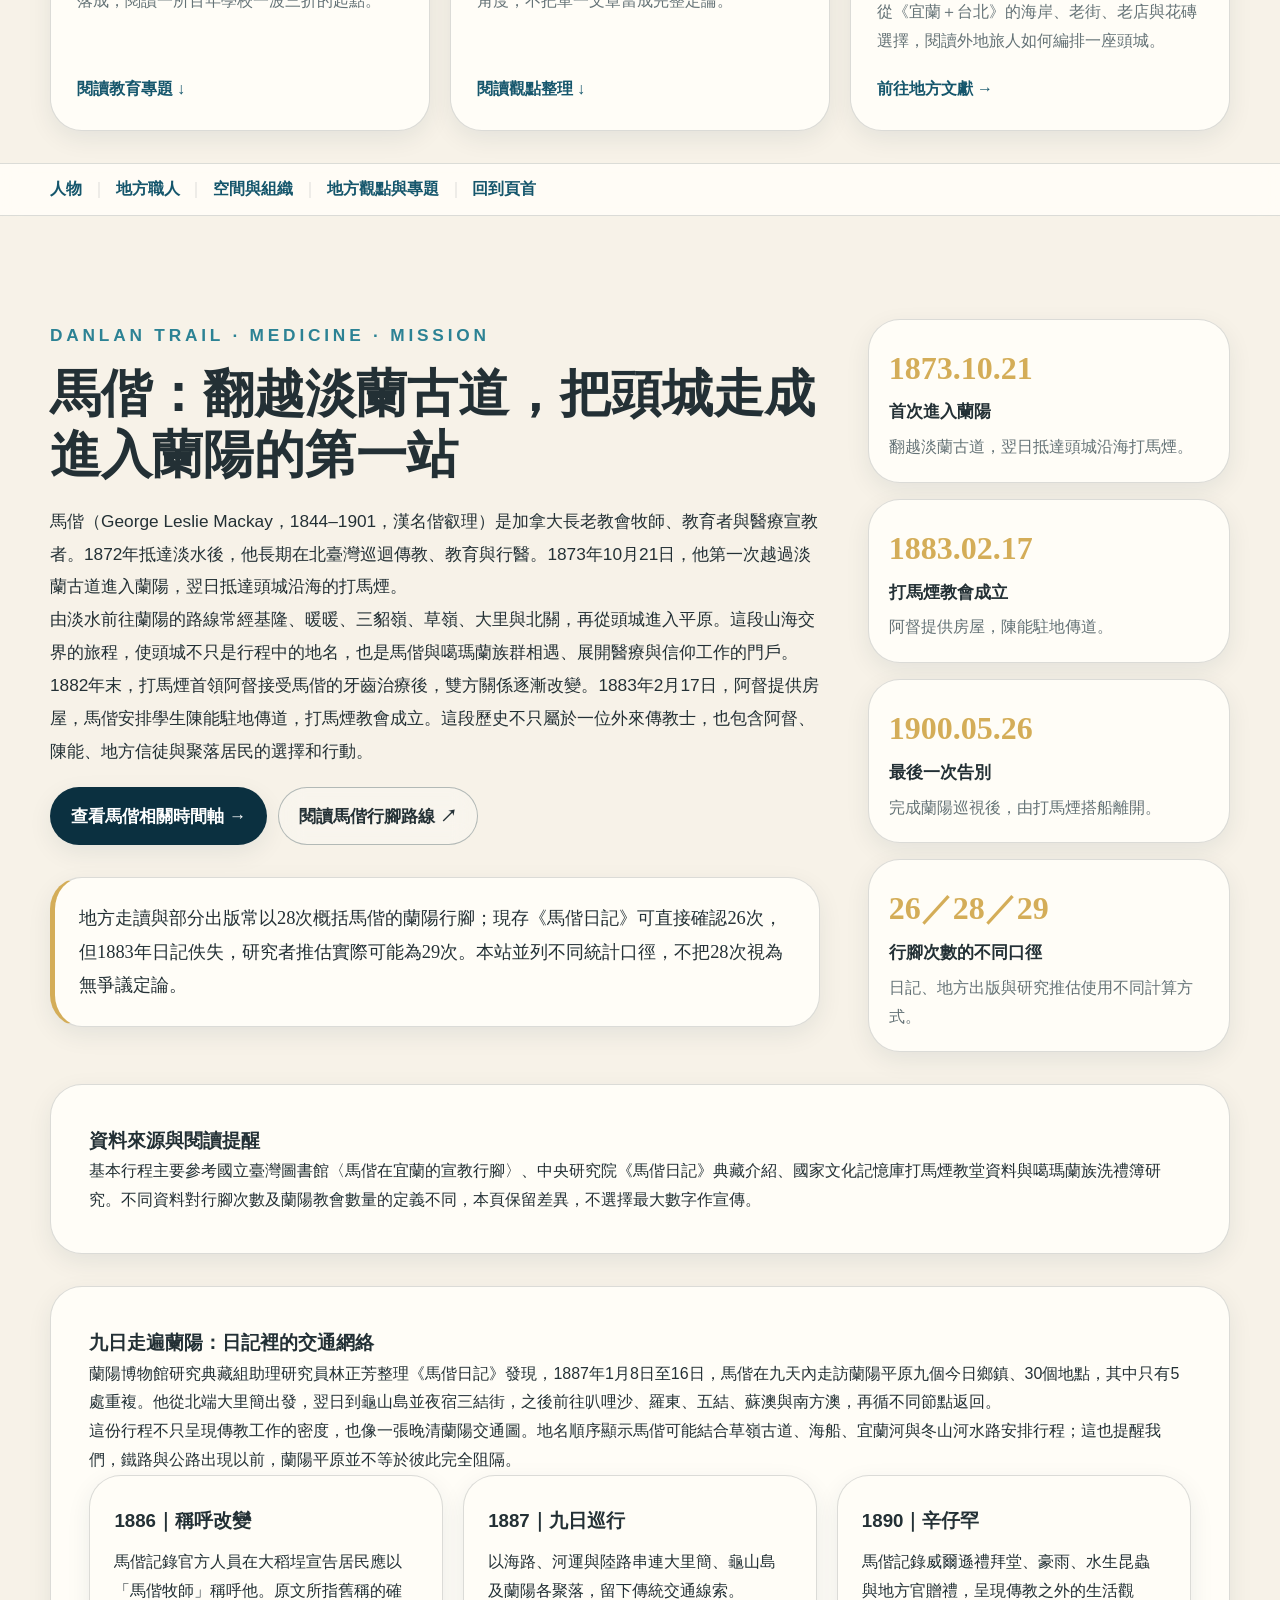
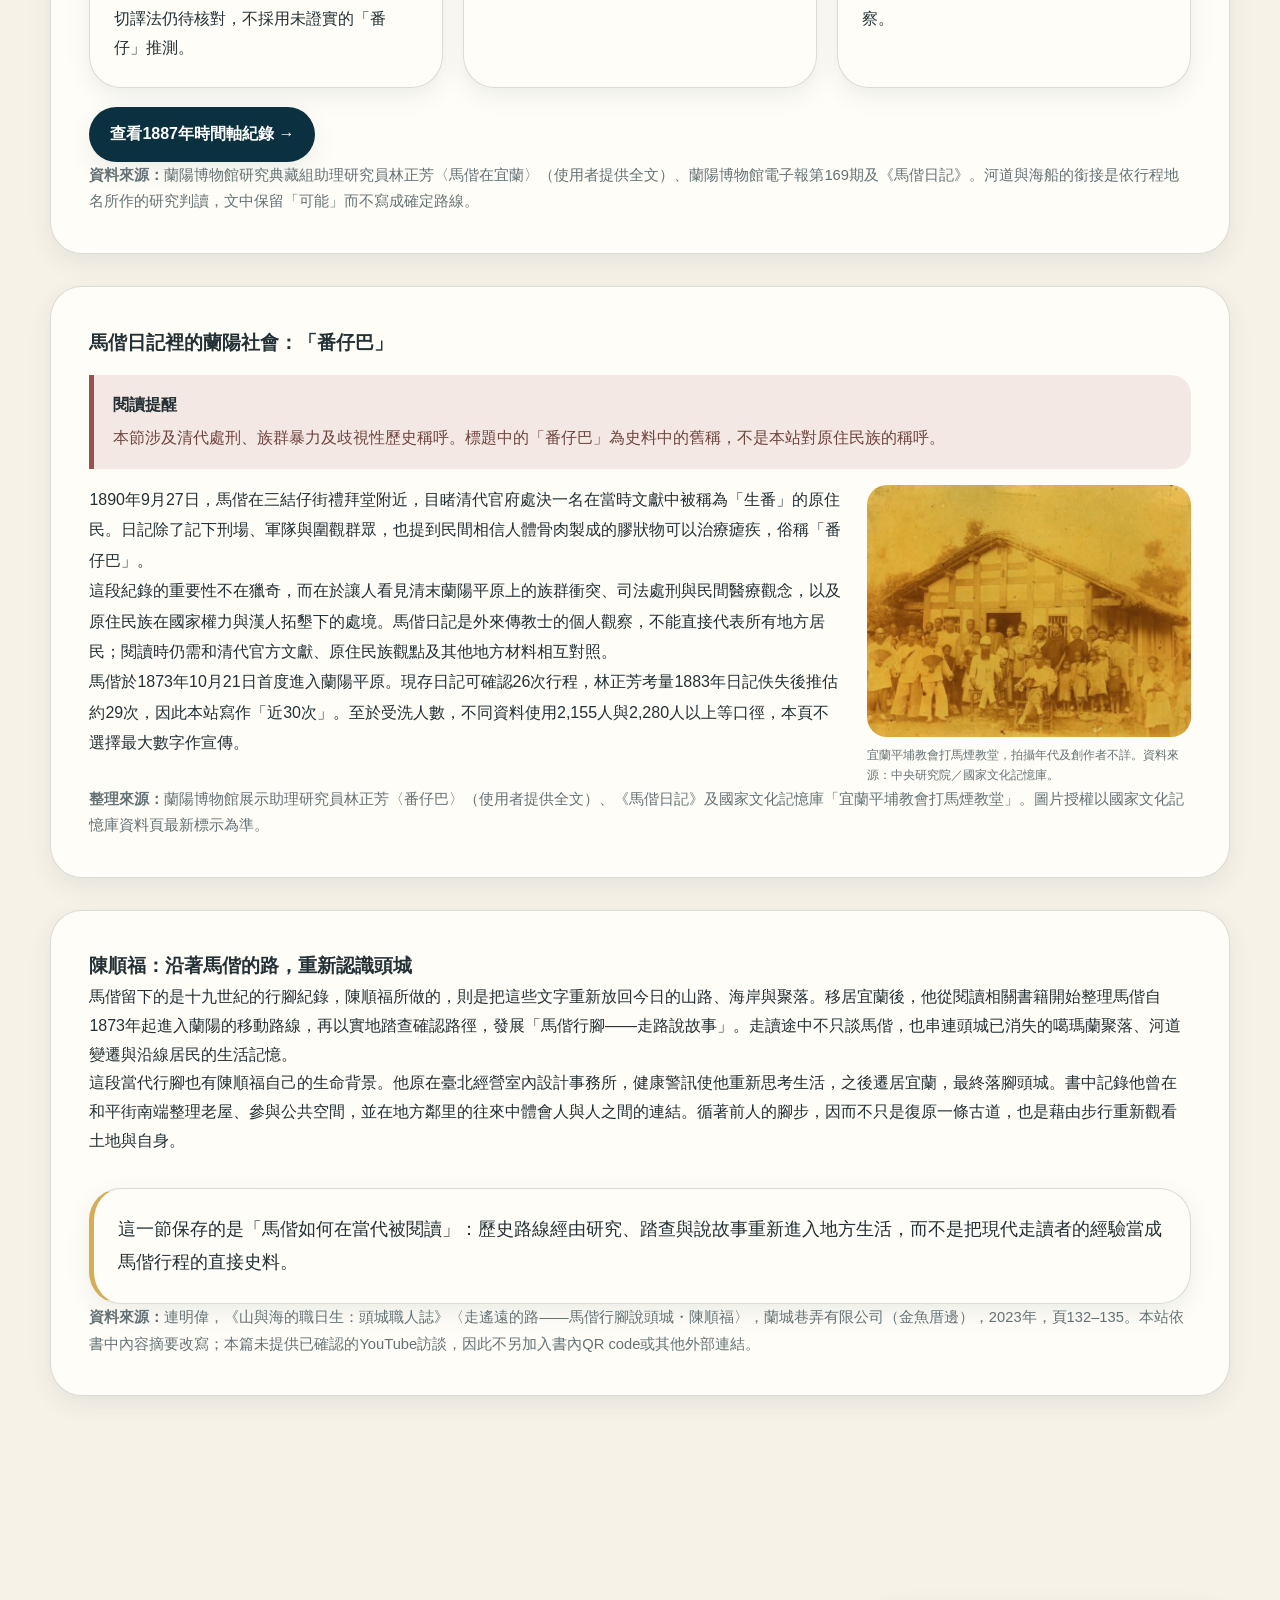
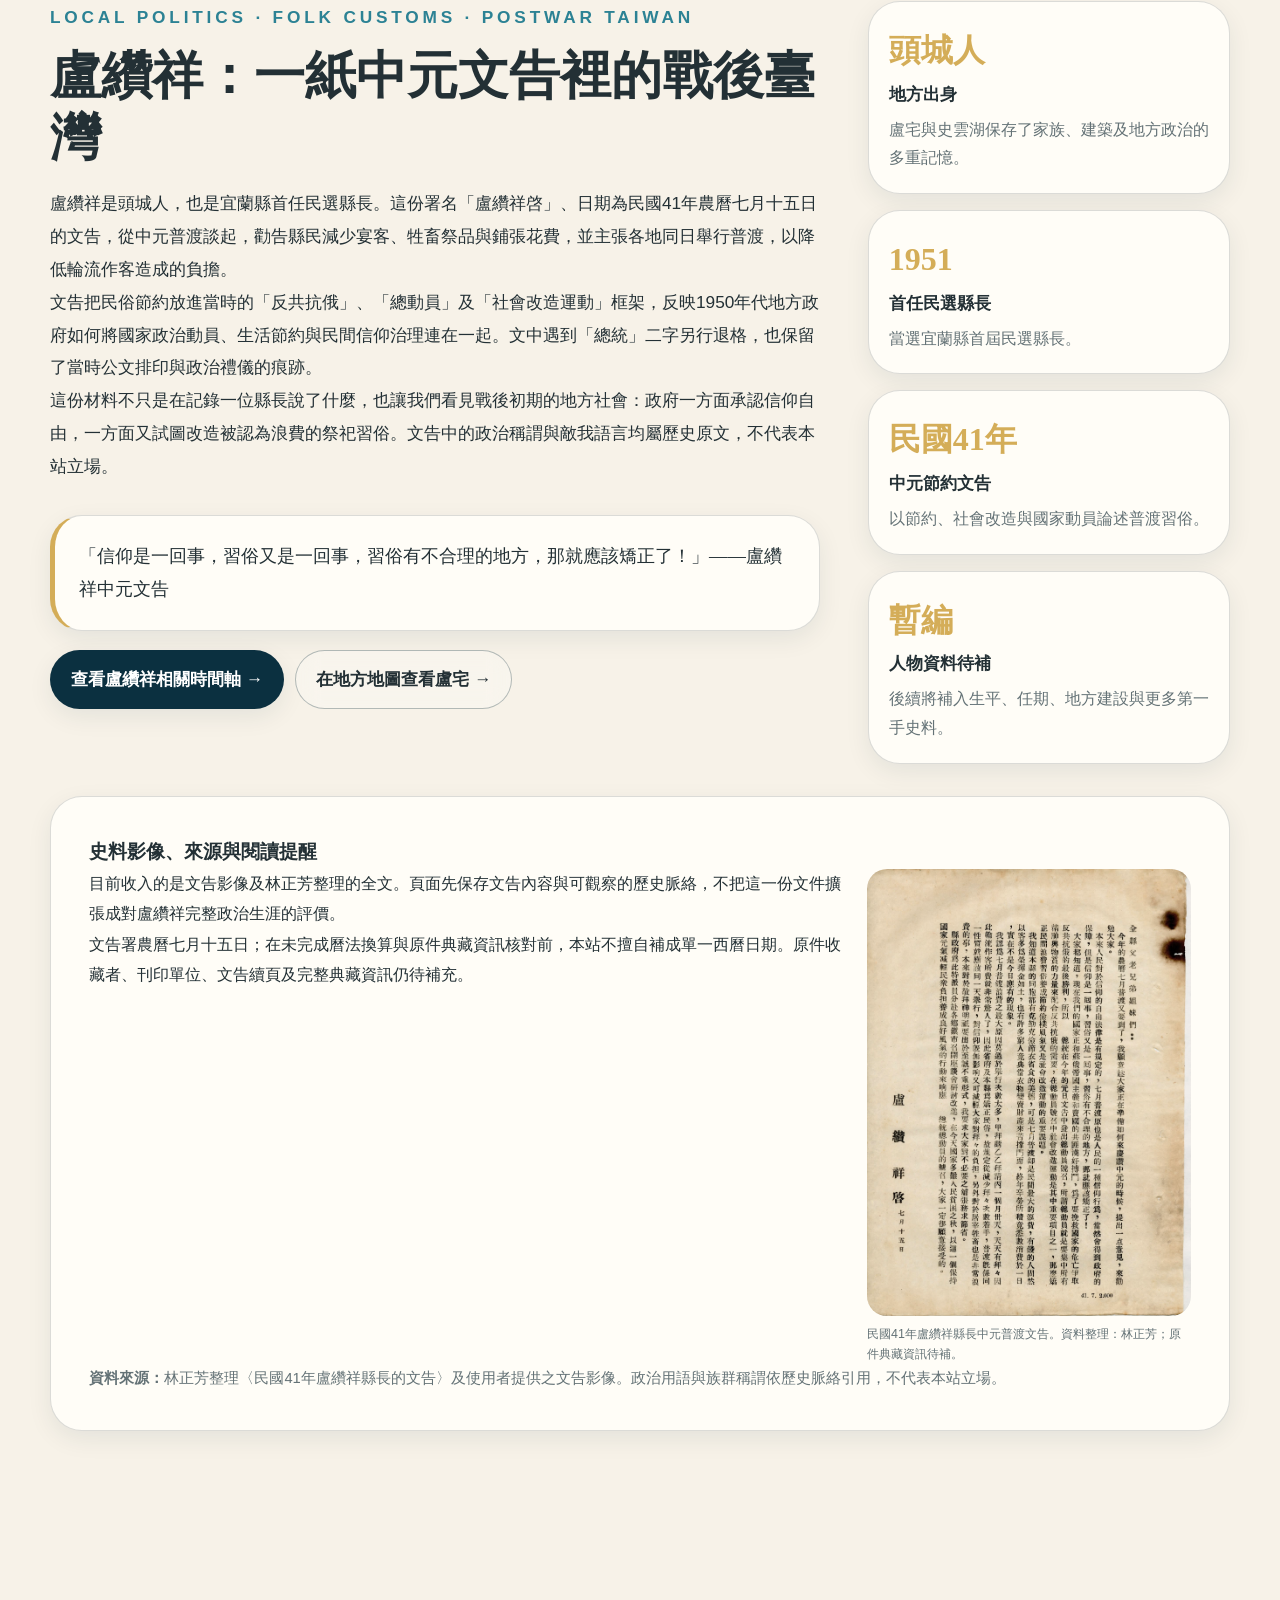
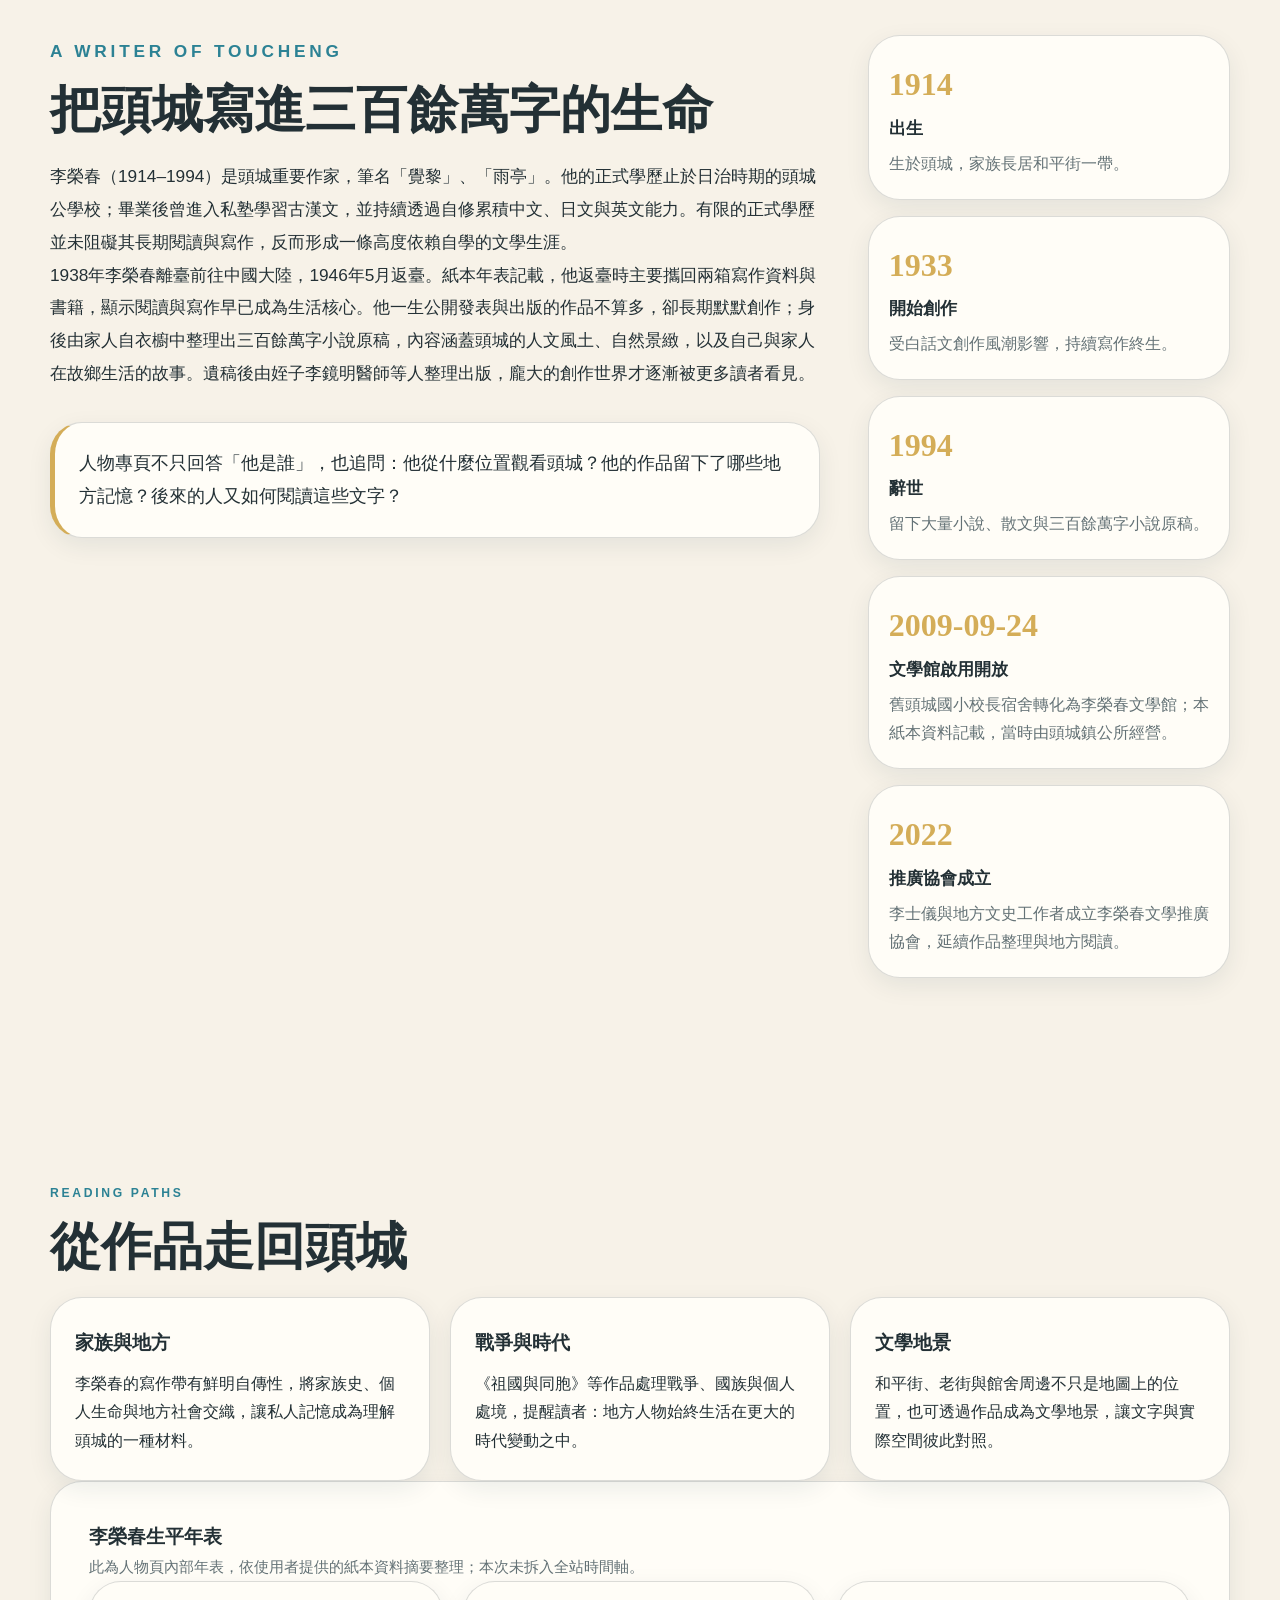
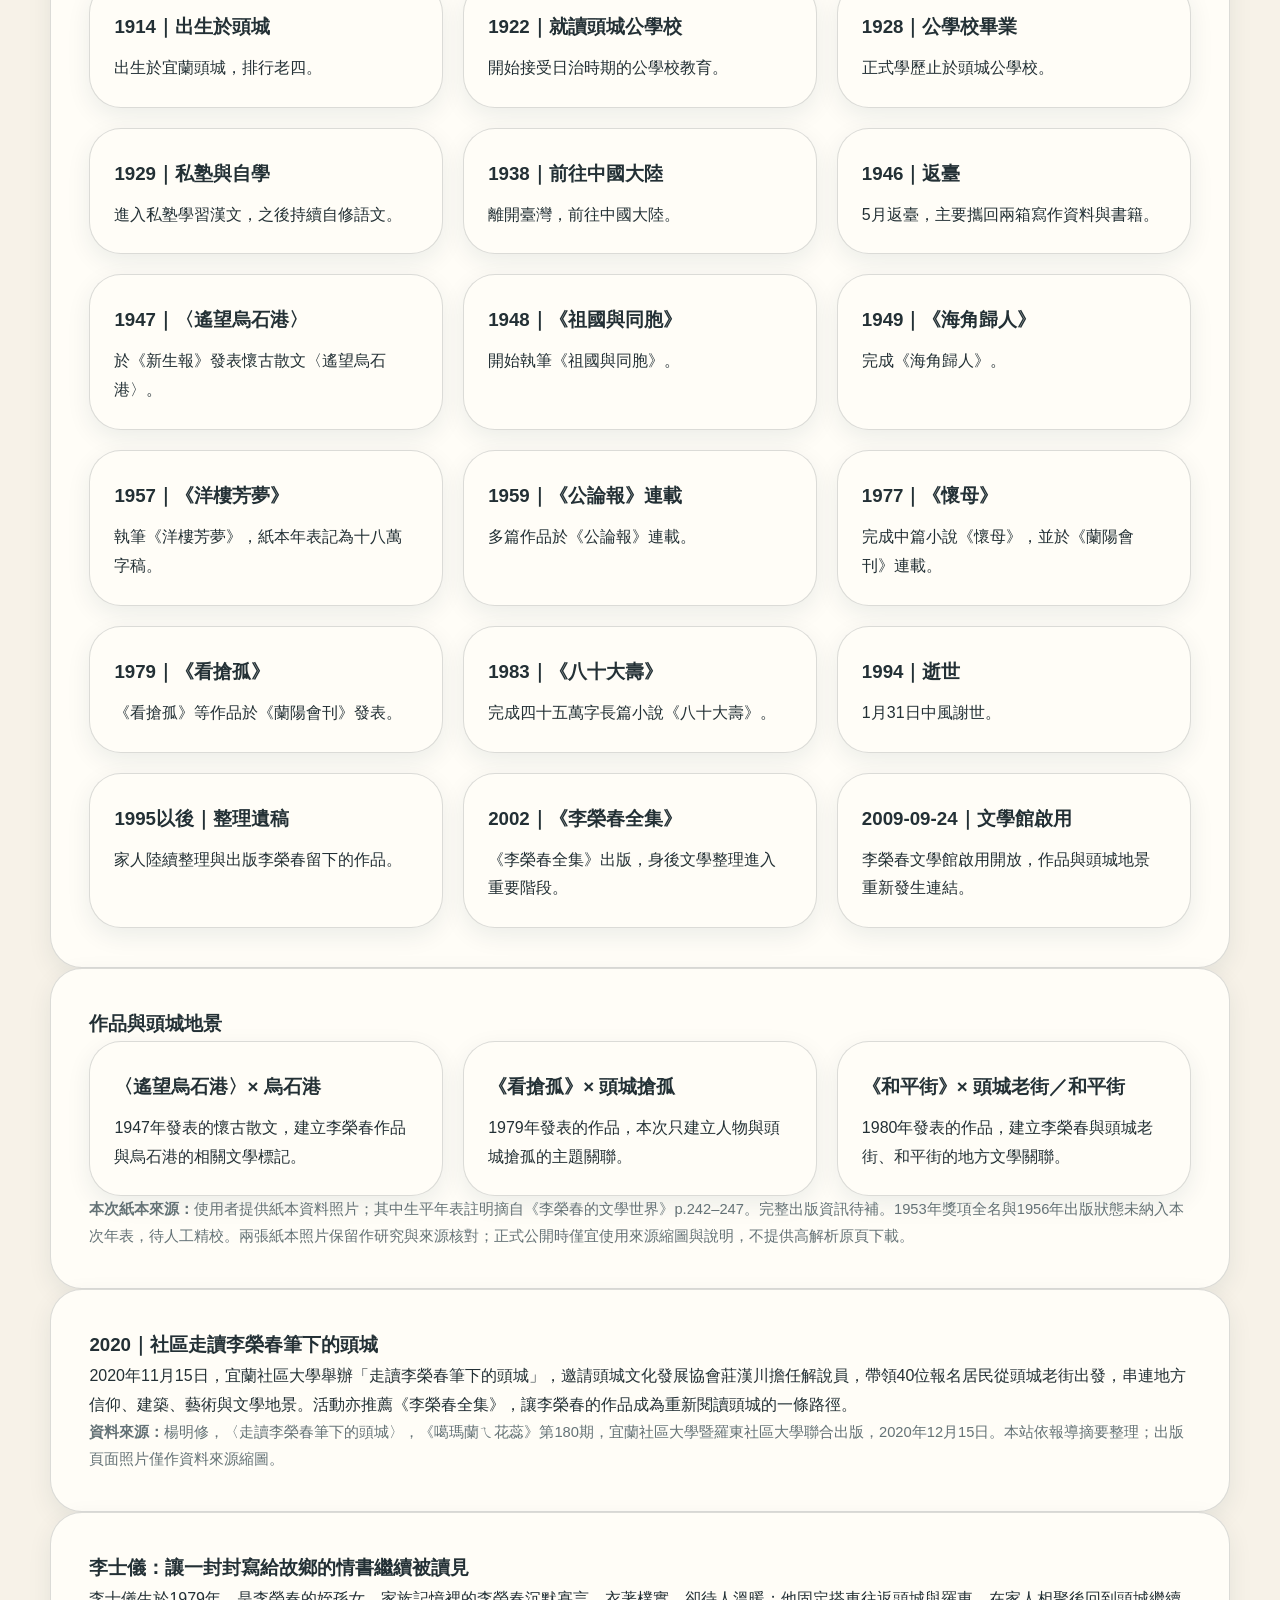
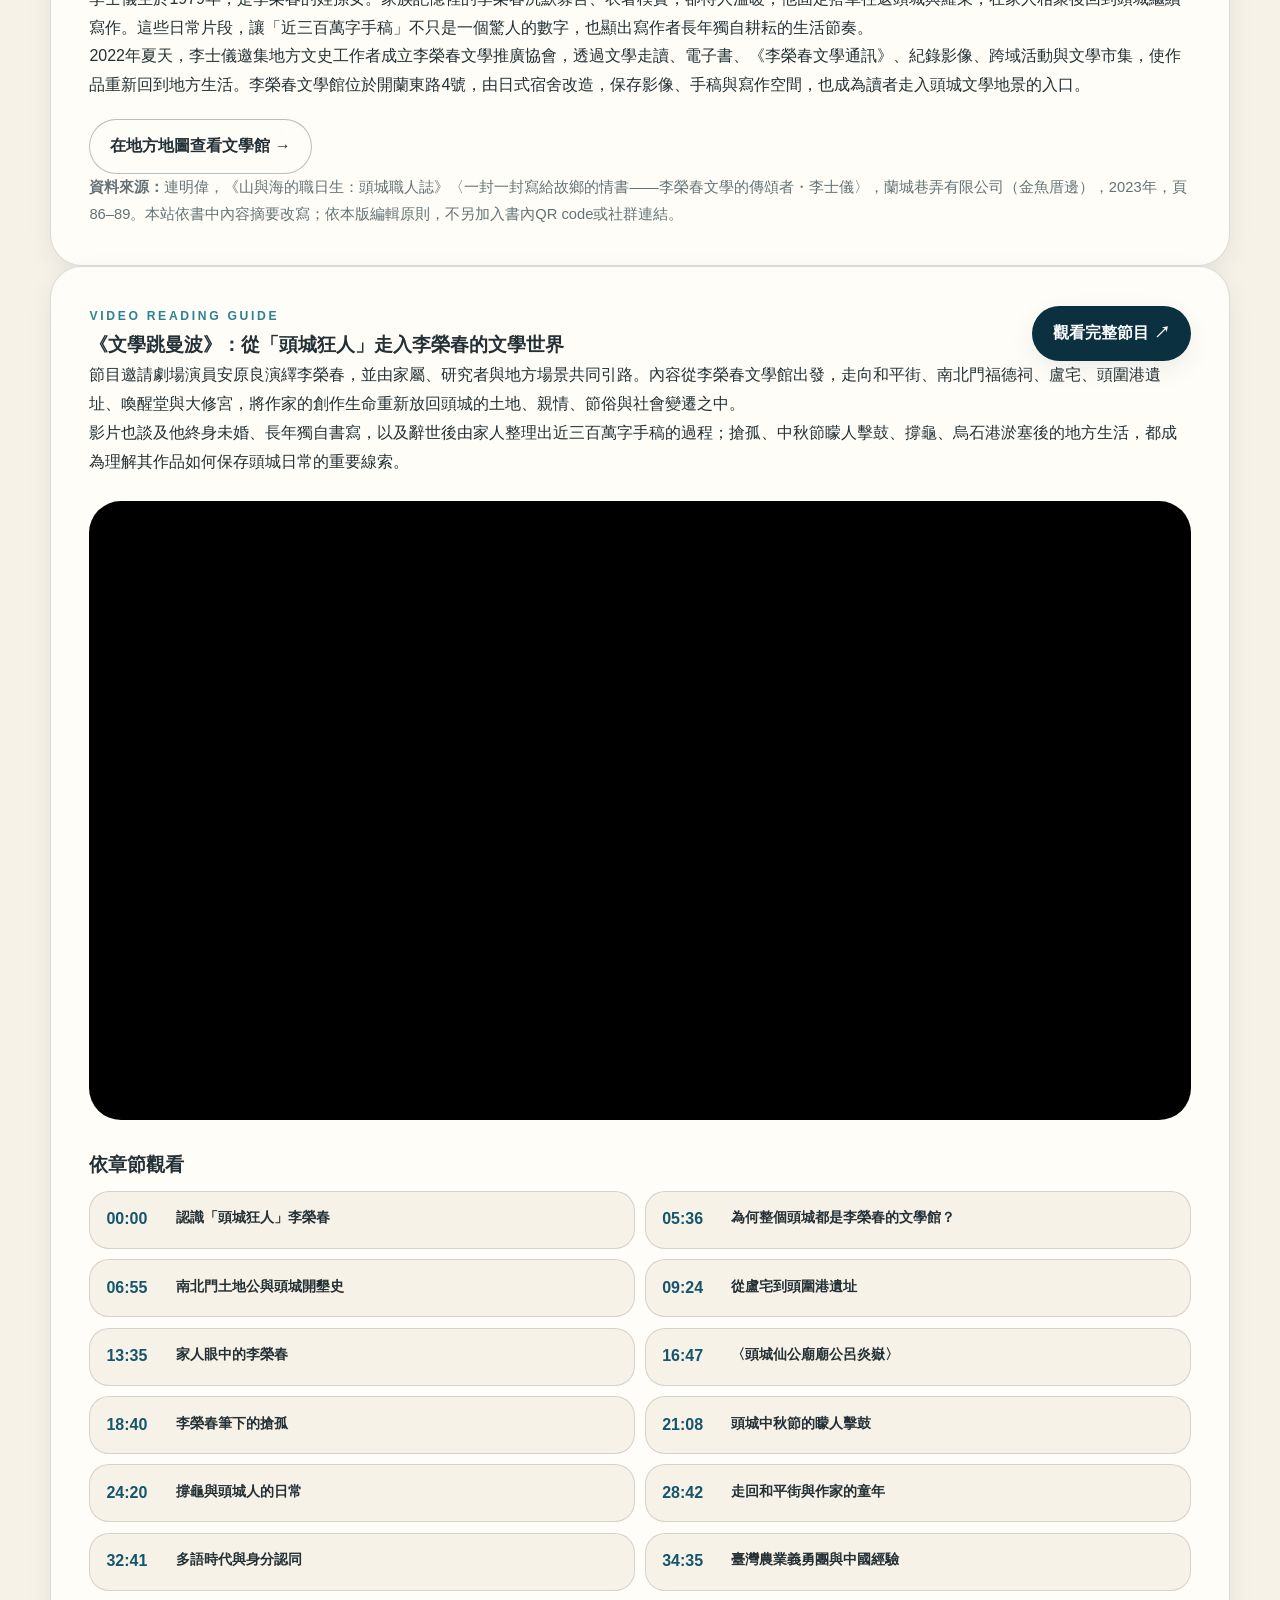
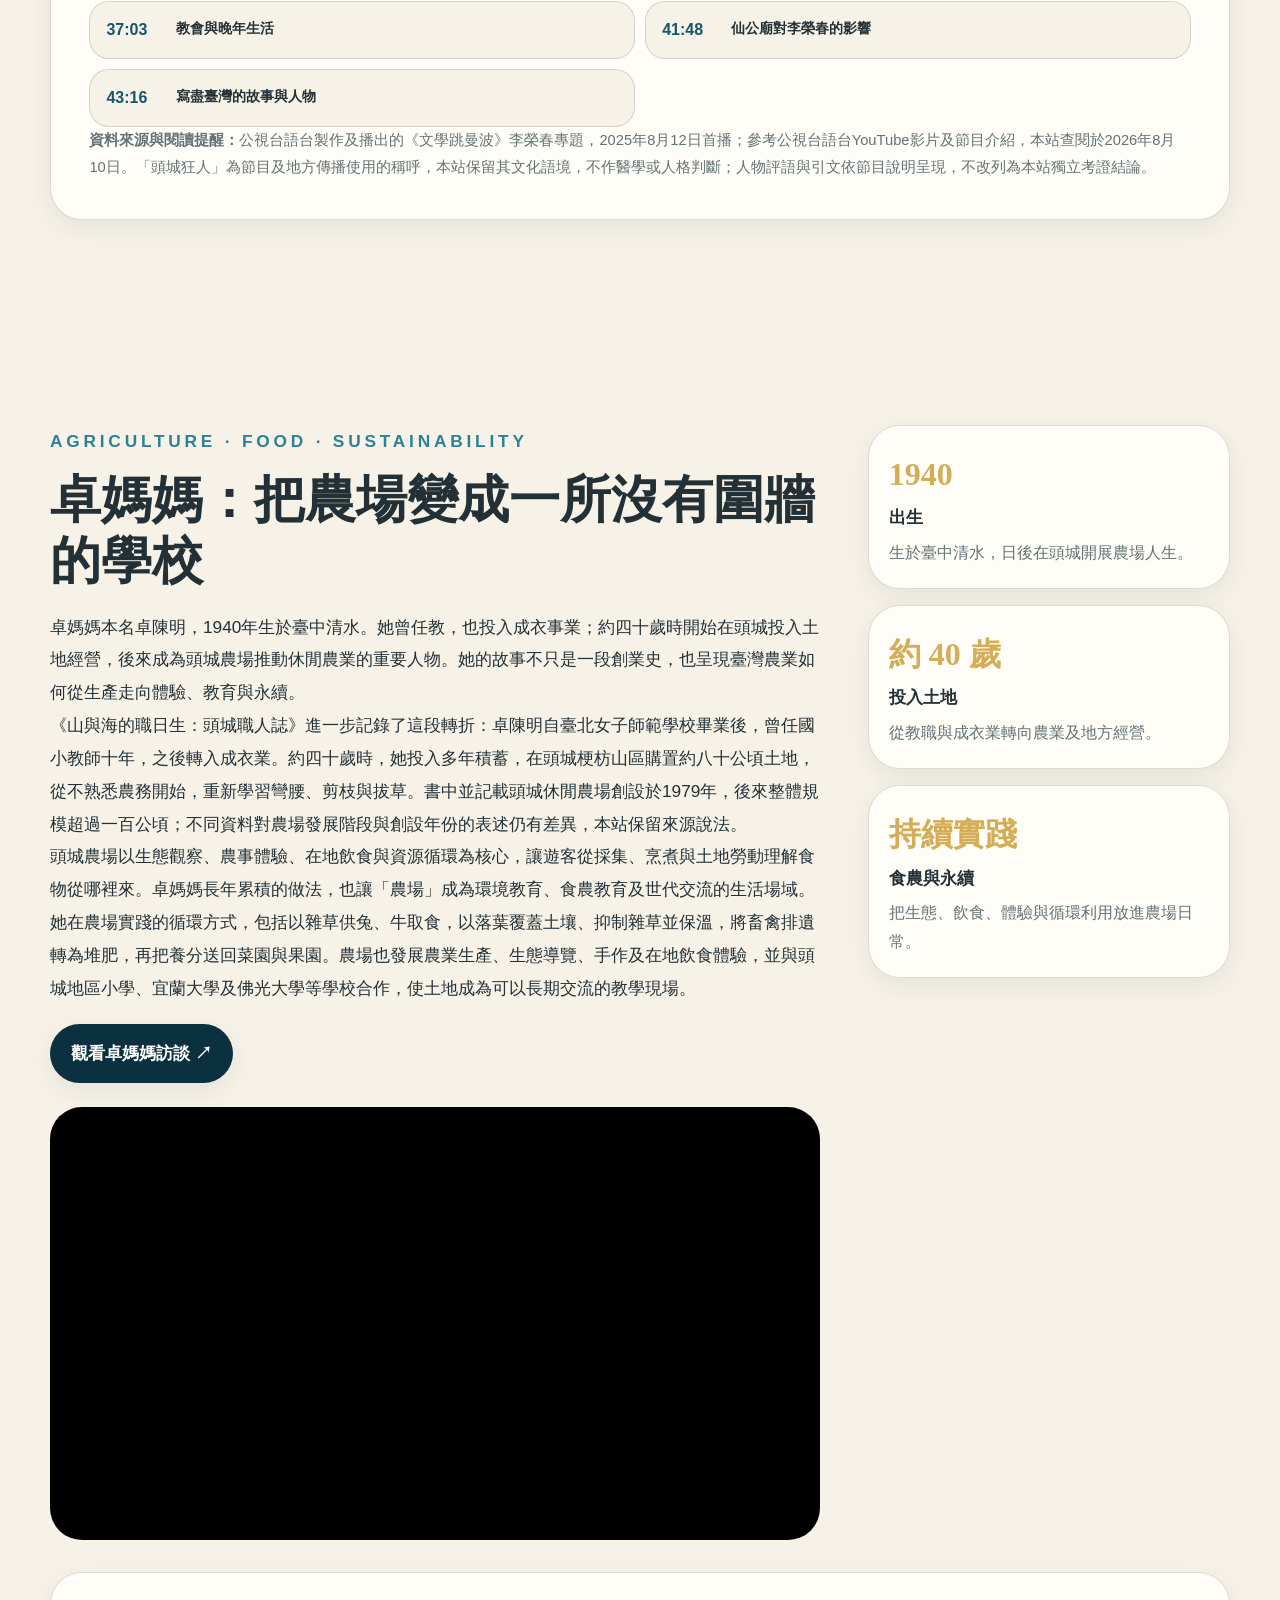
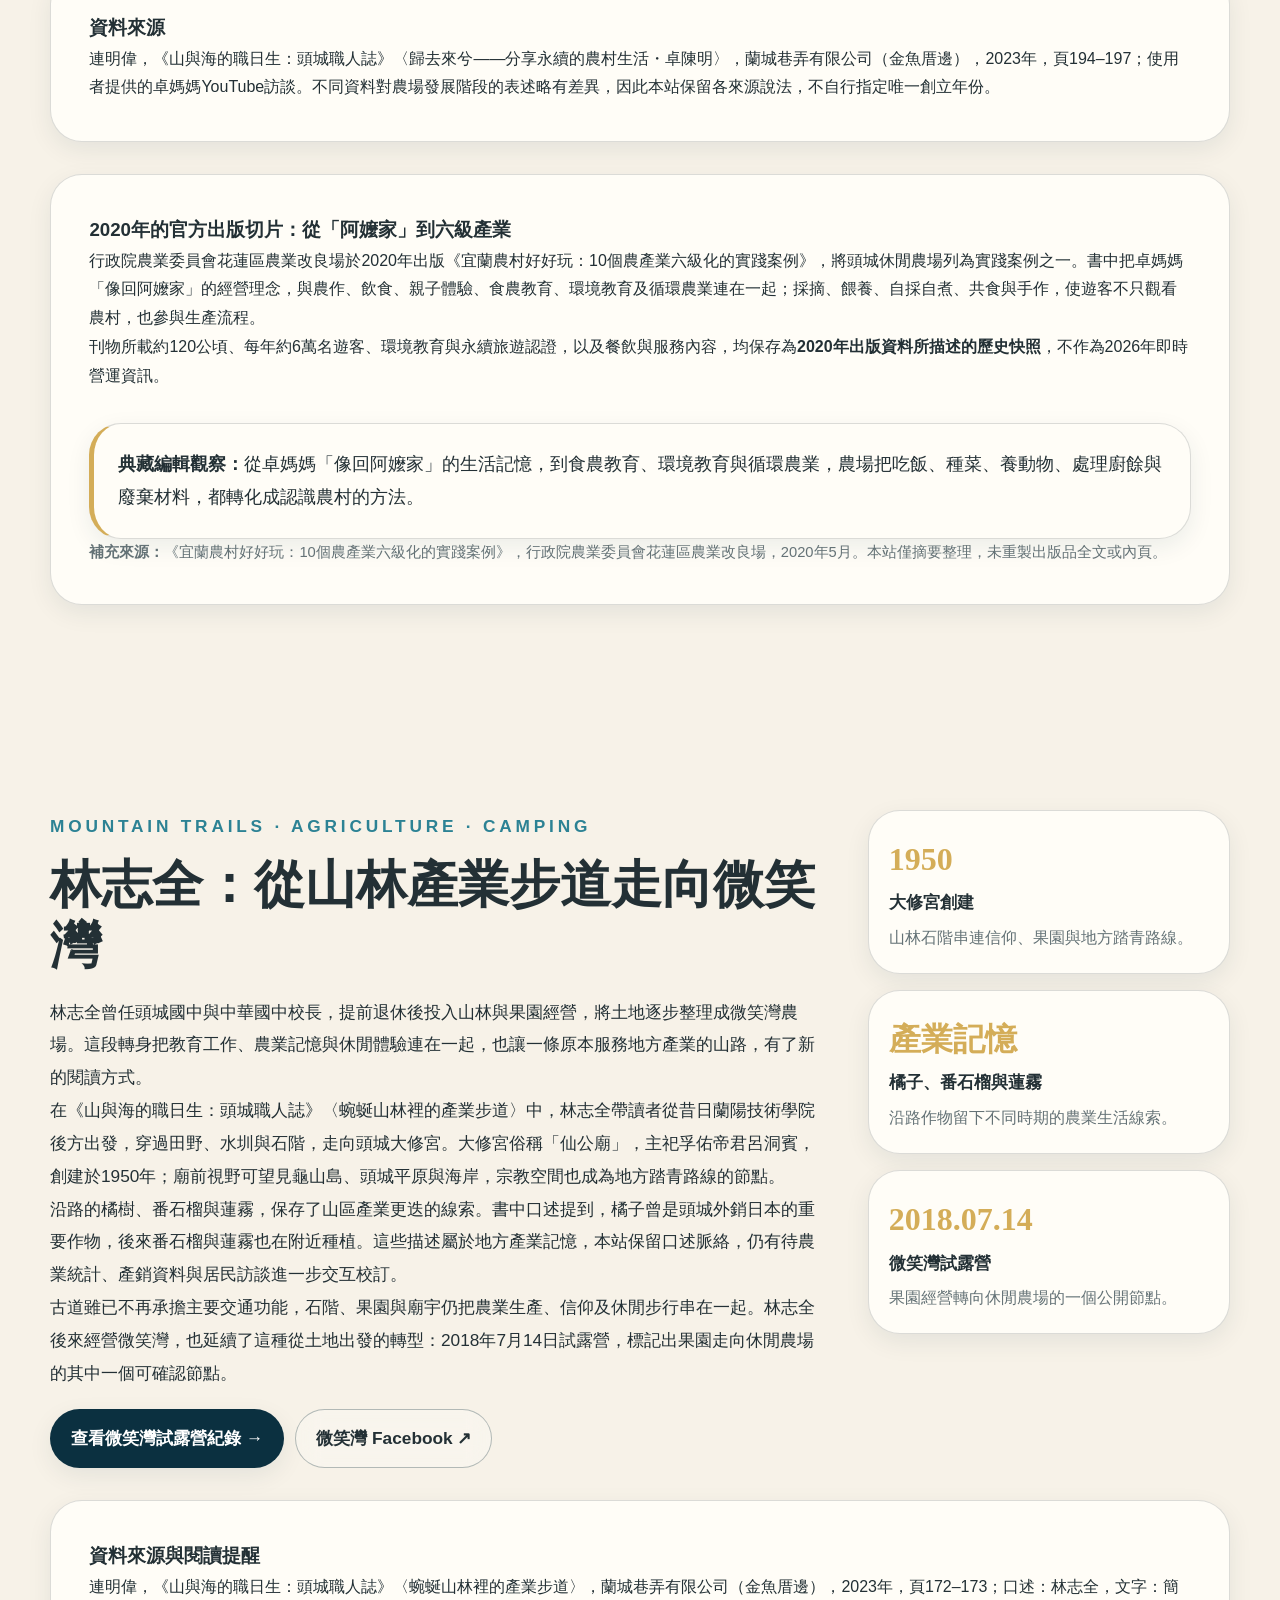
<file: people.html>
<!doctype html>
<html lang="zh-Hant" data-theme="light">
<head>
<meta charset="utf-8">
<meta name="viewport" content="width=device-width,initial-scale=1">
<title>人物與觀點｜頭城地方記憶典藏</title>
<meta name="description" content="收錄形塑頭城記憶的人物、老屋、文化空間與地方觀點。">
<link rel="icon" href="favicon.svg">
<link rel="stylesheet" href="assets/css/style.css?update=20261024">
<script defer src="assets/data/site-meta.js?update=20261024"></script>
<script defer src="assets/js/app.js?v=1.86">
</script>
</head>
<body id="top">
<header class="site-header">
<div class="container nav">
<a class="brand" href="index.html">
<svg class="brand-mark" viewBox="0 0 64 64" aria-hidden="true">
<rect width="64" height="64" rx="18" fill="#0b3040"/>
<path d="M8 43c9-7 14-3 21-14 8-12 17-14 27 14H8z" fill="#5f8165"/>
<path d="M7 49c11-5 20 5 31 0 8-4 14-2 20 0" fill="none" stroke="#d4ad58" stroke-width="4" stroke-linecap="round"/>
</svg>
<span>頭城地方記憶典藏</span>
</a>
<nav class="nav-links" aria-label="主要導覽">
<a href="index.html">首頁</a>
<a href="history.html">時間軸</a>
<a href="stories.html">頭城小故事</a>
<a href="guide.html">舊衣回收</a>
<a href="people.html" aria-current="page">人物與觀點</a>
<a href="map.html">地方地圖</a><a href="audit.html">資料與校訂</a>
<a href="about.html">關於典藏</a>
</nav>
<div class="nav-actions">
<button class="icon-btn" data-theme-toggle aria-label="切換深色模式">☾</button>
<button class="icon-btn menu-btn" data-menu-toggle aria-label="開啟選單" aria-expanded="false">☰</button>
</div>
</div>
</header>
<main>
<section class="page-hero literary-hero">
<div class="container">
<p class="eyebrow">People · Place · Memory</p>
<h1>人物與觀點</h1>
<p>收錄形塑頭城記憶的人物、老屋、文化空間與地方文化紀錄，從不同入口閱讀一座小鎮。</p>
</div>
</section>
<section class="section people-directory-section">
<div class="container">
<div class="section-heading">
<div>
<p class="eyebrow">Browse the collection</p>
<h2 class="section-title">按類型選擇閱讀入口</h2>
</div>
</div>
<section class="directory-group" id="people-directory-persons">
<div class="directory-group-heading"><span>01</span><div><h3>人物</h3><p>從生命、作品與地方行動認識頭城。</p></div></div>
<div class="people-directory">
<a class="people-entry-card" href="#george-mackay">
<span class="source-badge official">人物</span>
<h3>馬偕</h3>
<p>從淡蘭古道、打馬煙與巡迴醫療，閱讀頭城作為馬偕進入蘭陽的重要門戶。</p>
<strong>閱讀人物故事 ↓</strong>
</a>
<a class="people-entry-card" href="#lu-zuanxiang">
<span class="source-badge official">人物・暫編</span>
<h3>盧纘祥</h3>
<p>從首任民選宜蘭縣長及1952年中元文告，閱讀戰後政治語言、節約政策與地方民俗治理。</p>
<strong>閱讀人物史料 ↓</strong>
</a>
<a class="people-entry-card" href="#li-rongchun">
<span class="source-badge supplement">人物</span>
<h3>李榮春</h3>
<p>從作品、家族記憶與文學地景，認識這位長年書寫頭城的作家。</p>
<strong>閱讀人物故事 ↓</strong>
</a>
</div>
</section>
<section class="directory-group" id="people-directory-practitioners">
<div class="directory-group-heading"><span>02</span><div><h3>地方職人</h3><p>收錄仍在地方生活、創作、工作與行動的人，以及產業和技藝留下的記憶。</p></div></div>
<div class="people-directory">
<a class="people-entry-card" href="#zhuo-mama">
<span class="source-badge supplement">地方職人</span>
<h3>卓媽媽</h3>
<p>從教師、成衣業到休閒農業，看卓陳明如何把土地、飲食與環境教育連在一起。</p>
<strong>閱讀人物故事 ↓</strong>
</a>
<a class="people-entry-card" href="#lin-zhichuan">
<span class="source-badge supplement">地方職人・山林產業</span>
<h3>林志全</h3>
<p>從大修宮產業步道、果園記憶到微笑灣，閱讀山林農業如何轉向休閒與地方體驗。</p>
<strong>閱讀職人故事 ↓</strong>
</a>
<a class="people-entry-card" href="#zhuang-hanchuan">
<span class="source-badge manuscript">地方職人・地方文史</span>
<h3>莊漢川</h3>
<p>從舊河道、港口、街屋與碑石，沿著地方走讀重新拼回頭城的水運和城市記憶。</p>
<strong>閱讀地方文史紀錄 ↓</strong>
</a>
<a class="people-entry-card" href="#lin-ruiwen">
<span class="source-badge supplement">地方職人</span>
<h3>林瑞文</h3>
<p>從媽媽號、台語小主播到紙飛機大賽，認識她以親子與社群為核心的地方行動。</p>
<strong>閱讀人物故事 ↓</strong>
</a>
<a class="people-entry-card" href="#lian-mingwei">
<span class="source-badge supplement">地方職人</span>
<h3>連明偉</h3>
<p>從遠行與返鄉、小說與職人誌，看當代頭城如何進入文學。</p>
<strong>閱讀人物故事 ↓</strong>
</a>
<a class="people-entry-card" href="#peng-renhong">
<span class="source-badge supplement">地方職人</span>
<h3>彭仁鴻</h3>
<p>從金魚厝邊、老街藝術節到青年培力，閱讀地方創生的長期實踐。</p>
<strong>閱讀人物故事 ↓</strong>
</a>
<a class="people-entry-card" href="#neil-roe">
<span class="source-badge supplement">地方職人・衝浪木作</span>
<h3>Neil Roe</h3>
<p>從南非來到頭城，在梗枋以廢棄浪板與回收木材，實踐衝浪、木作和環境友善的生活。</p>
<strong>閱讀職人故事 ↓</strong>
</a>
<a class="people-entry-card" href="#shih-tsan-hsin">
<span class="source-badge supplement">地方職人・浪板修復</span>
<h3>施燦欣</h3>
<p>從衝浪學徒、浪板維修到「板再生」複合工作室，讓受損浪板重新回到海上。</p>
<strong>閱讀職人故事 ↓</strong>
</a>
</div>
</section>
<section class="directory-group" id="people-directory-places">
<div class="directory-group-heading"><span>03</span><div><h3>空間與組織</h3><p>從老屋、文化空間與地方團體閱讀共同記憶。</p></div></div>
<div class="people-directory">
<a class="people-entry-card" href="#yuan-he-cheng">
<span class="source-badge manuscript">老屋與空間</span>
<h3>源合成街屋</h3>
<p>從街屋、家族與三位阿媽的生命故事，看見家的地方記憶。</p>
<strong>閱讀老屋故事 ↓</strong>
</a>
</div>
</section>
<div class="local-record-directory">
<p class="eyebrow">04 · Local perspectives</p>
<h2 class="section-title">地方觀點與專題</h2>
<p>有些重要內容不是單一人物或空間，也無法只靠一筆日期說清楚；改由主題專文保存其地方脈絡與多方觀點。</p>
<div class="people-directory local-record-links">
<a class="people-entry-card" href="#dakenggu-culture"><span class="source-badge official">聚落與信仰</span><h3>大坑罟</h3><p>從河海環境、聚落遷移與宮廟信仰，閱讀烏石港旁的生活脈絡。</p><strong>閱讀地方紀錄 ↓</strong></a>
<a class="people-entry-card" href="#guishan-symbol"><span class="source-badge official">地景與認同</span><h3>龜山島</h3><p>理解一座島如何成為蘭陽平原的精神地景，也進入博物館的空間敘事。</p><strong>閱讀地方紀錄 ↓</strong></a>
<a class="people-entry-card" href="#dongyue-artifact"><span class="source-badge official">信仰與文資</span><h3>陰陽司大身尪</h3><p>從東嶽廟承義社神將的古物登錄，看頭城宗教器物的文化資產價值。</p><strong>閱讀地方紀錄 ↓</strong></a>
<a class="people-entry-card" href="#toucheng-228-memory"><span class="source-badge news">人權與地方</span><h3>慶元宮前的二二八記憶</h3><p>從七名受難者、地方協商到紀念碑爭議，閱讀頭城如何記住一九四七。</p><strong>閱讀主題策展 ↓</strong></a>
<a class="people-entry-card" href="#surfing-toucheng"><span class="source-badge supplement">海洋文化與地方變遷</span><h3>浪進頭城</h3><p>從雪山隧道通車、外澳沙岸形成，到衝浪店家與假日人潮聚集，閱讀衝浪如何成為頭城生活的重要一環。</p><strong>閱讀主題專文 ↓</strong></a>
<a class="people-entry-card" href="#toucheng-name-history"><span class="source-badge manuscript">地名與地方認同</span><h3>頭城古稱就是頭城</h3><p>從1796年的頭城、1812年的頭圍，到戰後恢復頭城之名，重新理解地方名稱的先後關係。</p><strong>閱讀地名專題 ↓</strong></a>
<a class="people-entry-card" href="#toucheng-school-founding"><span class="source-badge official">教育與殖民現代性</span><h3>頭城國小的創設</h3><p>從分教場籌設、教師遇害、家長退學到新校舍落成，閱讀一所百年學校一波三折的起點。</p><strong>閱讀教育專題 ↓</strong></a>
<a class="people-entry-card" href="#toucheng-ghost-pole-perspectives"><span class="source-badge official">祭典研究與多元觀點</span><h3>頭城搶孤：三種觀看方式</h3><p>並列田野祭典、文化資產與戰後復辦三種研究角度，不把單一文章當成完整定論。</p><strong>閱讀觀點整理 ↓</strong></a>
<a class="people-entry-card" href="literature.html#yilan-taipei-2017"><span class="source-badge supplement">旅行書寫與外部觀看</span><h3>日本旅遊書眼中的2017年頭城</h3><p>從《宜蘭＋台北》的海岸、老街、老店與花磚選擇，閱讀外地旅人如何編排一座頭城。</p><strong>前往地方文獻 →</strong></a>
</div>
</div>
</div>
</section>
<nav class="people-sticky-nav" aria-label="人物與觀點分類導覽">
<div class="container">
<a href="#people-directory-persons">人物</a><span>｜</span><a href="#people-directory-practitioners">地方職人</a><span>｜</span><a href="#people-directory-places">空間與組織</a><span>｜</span><a href="#local-cultural-records">地方觀點與專題</a><span>｜</span><a href="#top">回到頁首</a>
</div>
</nav>
<section class="section person-section" id="george-mackay">
<div class="container profile-layout">
<article class="profile-main">
<p class="eyebrow">Danlan Trail · Medicine · Mission</p>
<h2 class="section-title">馬偕：翻越淡蘭古道，把頭城走成進入蘭陽的第一站</h2>
<p>馬偕（George Leslie Mackay，1844–1901，漢名偕叡理）是加拿大長老教會牧師、教育者與醫療宣教者。1872年抵達淡水後，他長期在北臺灣巡迴傳教、教育與行醫。1873年10月21日，他第一次越過淡蘭古道進入蘭陽，翌日抵達頭城沿海的打馬煙。</p>
<p>由淡水前往蘭陽的路線常經基隆、暖暖、三貂嶺、草嶺、大里與北關，再從頭城進入平原。這段山海交界的旅程，使頭城不只是行程中的地名，也是馬偕與噶瑪蘭族群相遇、展開醫療與信仰工作的門戶。</p>
<p>1882年末，打馬煙首領阿督接受馬偕的牙齒治療後，雙方關係逐漸改變。1883年2月17日，阿督提供房屋，馬偕安排學生陳能駐地傳道，打馬煙教會成立。這段歷史不只屬於一位外來傳教士，也包含阿督、陳能、地方信徒與聚落居民的選擇和行動。</p>
<p class="profile-links"><a class="btn btn-primary" href="history.html?query=馬偕">查看馬偕相關時間軸 →</a><a class="btn btn-ghost" href="https://oses.yihistory.e-land.gov.tw/road/mackay.html" target="_blank" rel="noopener noreferrer">閱讀馬偕行腳路線 ↗</a></p>
<div class="quote-panel"><p>地方走讀與部分出版常以28次概括馬偕的蘭陽行腳；現存《馬偕日記》可直接確認26次，但1883年日記佚失，研究者推估實際可能為29次。本站並列不同統計口徑，不把28次視為無爭議定論。</p></div>
</article>
<aside class="profile-aside">
<div class="fact-card"><span>1873.10.21</span><strong>首次進入蘭陽</strong><p>翻越淡蘭古道，翌日抵達頭城沿海打馬煙。</p></div>
<div class="fact-card"><span>1883.02.17</span><strong>打馬煙教會成立</strong><p>阿督提供房屋，陳能駐地傳道。</p></div>
<div class="fact-card"><span>1900.05.26</span><strong>最後一次告別</strong><p>完成蘭陽巡視後，由打馬煙搭船離開。</p></div>
<div class="fact-card"><span>26／28／29</span><strong>行腳次數的不同口徑</strong><p>日記、地方出版與研究推估使用不同計算方式。</p></div>
</aside>
</div>
<div class="container source-panel profile-source"><h3>資料來源與閱讀提醒</h3><p>基本行程主要參考<a href="https://www.ntl.edu.tw/public/Attachment/492013505282.pdf" target="_blank" rel="noopener noreferrer">國立臺灣圖書館〈馬偕在宜蘭的宣教行腳〉</a>、<a href="https://archives.ith.sinica.edu.tw/news_con_en.php?no=296" target="_blank" rel="noopener noreferrer">中央研究院《馬偕日記》典藏介紹</a>、<a href="https://tcmb.culture.tw/zh-tw/detail?id=597298&amp;indexCode=Culture_Object" target="_blank" rel="noopener noreferrer">國家文化記憶庫打馬煙教堂資料</a>與<a href="https://ihc.cip.gov.tw/EJournal/EJournalCat/47" target="_blank" rel="noopener noreferrer">噶瑪蘭族洗禮簿研究</a>。不同資料對行腳次數及蘭陽教會數量的定義不同，本頁保留差異，不選擇最大數字作宣傳。</p></div>
<div class="container source-panel profile-source mackay-transport"><h3>九日走遍蘭陽：日記裡的交通網絡</h3><p>蘭陽博物館研究典藏組助理研究員林正芳整理《馬偕日記》發現，1887年1月8日至16日，馬偕在九天內走訪蘭陽平原九個今日鄉鎮、30個地點，其中只有5處重複。他從北端大里簡出發，翌日到龜山島並夜宿三結街，之後前往叭哩沙、羅東、五結、蘇澳與南方澳，再循不同節點返回。</p><p>這份行程不只呈現傳教工作的密度，也像一張晚清蘭陽交通圖。地名順序顯示馬偕可能結合草嶺古道、海船、宜蘭河與冬山河水路安排行程；這也提醒我們，鐵路與公路出現以前，蘭陽平原並不等於彼此完全阻隔。</p><div class="insight-grid"><article><h3>1886｜稱呼改變</h3><p>馬偕記錄官方人員在大稻埕宣告居民應以「馬偕牧師」稱呼他。原文所指舊稱的確切譯法仍待核對，不採用未證實的「番仔」推測。</p></article><article><h3>1887｜九日巡行</h3><p>以海路、河運與陸路串連大里簡、龜山島及蘭陽各聚落，留下傳統交通線索。</p></article><article><h3>1890｜辛仔罕</h3><p>馬偕記錄威爾遜禮拜堂、豪雨、水生昆蟲與地方官贈禮，呈現傳教之外的生活觀察。</p></article></div><p class="profile-links"><a class="btn btn-primary" href="history.html#event-1887-01-08-mackay-yilan-nine-day-route">查看1887年時間軸紀錄 →</a></p><p class="small-note"><strong>資料來源：</strong>蘭陽博物館研究典藏組助理研究員林正芳〈馬偕在宜蘭〉（使用者提供全文）、<a href="https://www.lym.gov.tw/ch/collection/epaper/epaper-detail/275167ec-6437-11ef-a1c3-2760f1289ae7/" target="_blank" rel="noopener noreferrer">蘭陽博物館電子報第169期</a>及《馬偕日記》。河道與海船的銜接是依行程地名所作的研究判讀，文中保留「可能」而不寫成確定路線。</p></div>
<div class="container source-panel profile-source mackay-diary-violence"><h3>馬偕日記裡的蘭陽社會：「番仔巴」</h3><div class="content-warning"><strong>閱讀提醒</strong><p>本節涉及清代處刑、族群暴力及歧視性歷史稱呼。標題中的「番仔巴」為史料中的舊稱，不是本站對原住民族的稱呼。</p></div><div class="profile-media-grid"><div><p>1890年9月27日，馬偕在三結仔街禮拜堂附近，目睹清代官府處決一名在當時文獻中被稱為「生番」的原住民。日記除了記下刑場、軍隊與圍觀群眾，也提到民間相信人體骨肉製成的膠狀物可以治療瘧疾，俗稱「番仔巴」。</p><p>這段紀錄的重要性不在獵奇，而在於讓人看見清末蘭陽平原上的族群衝突、司法處刑與民間醫療觀念，以及原住民族在國家權力與漢人拓墾下的處境。馬偕日記是外來傳教士的個人觀察，不能直接代表所有地方居民；閱讀時仍需和清代官方文獻、原住民族觀點及其他地方材料相互對照。</p><p>馬偕於1873年10月21日首度進入蘭陽平原。現存日記可確認26次行程，林正芳考量1883年日記佚失後推估約29次，因此本站寫作「近30次」。至於受洗人數，不同資料使用2,155人與2,280人以上等口徑，本頁不選擇最大數字作宣傳。</p></div><figure><img src="assets/images/people/mackay/tamayen-church.jpg" alt="宜蘭平埔教會打馬煙教堂信眾合影" loading="lazy"><figcaption>宜蘭平埔教會打馬煙教堂，拍攝年代及創作者不詳。資料來源：中央研究院／國家文化記憶庫。</figcaption></figure></div><p class="small-note"><strong>整理來源：</strong>蘭陽博物館展示助理研究員林正芳〈番仔巴〉（使用者提供全文）、《馬偕日記》及<a href="https://tcmb.culture.tw/zh-tw/detail?id=597298&amp;indexCode=Culture_Object" target="_blank" rel="noopener noreferrer">國家文化記憶庫「宜蘭平埔教會打馬煙教堂」</a>。圖片授權以國家文化記憶庫資料頁最新標示為準。</p></div>
<div class="container source-panel profile-source mackay-walk-reader">
<h3>陳順福：沿著馬偕的路，重新認識頭城</h3>
<p>馬偕留下的是十九世紀的行腳紀錄，陳順福所做的，則是把這些文字重新放回今日的山路、海岸與聚落。移居宜蘭後，他從閱讀相關書籍開始整理馬偕自1873年起進入蘭陽的移動路線，再以實地踏查確認路徑，發展「馬偕行腳——走路說故事」。走讀途中不只談馬偕，也串連頭城已消失的噶瑪蘭聚落、河道變遷與沿線居民的生活記憶。</p>
<p>這段當代行腳也有陳順福自己的生命背景。他原在臺北經營室內設計事務所，健康警訊使他重新思考生活，之後遷居宜蘭，最終落腳頭城。書中記錄他曾在和平街南端整理老屋、參與公共空間，並在地方鄰里的往來中體會人與人之間的連結。循著前人的腳步，因而不只是復原一條古道，也是藉由步行重新觀看土地與自身。</p>
<div class="quote-panel"><p>這一節保存的是「馬偕如何在當代被閱讀」：歷史路線經由研究、踏查與說故事重新進入地方生活，而不是把現代走讀者的經驗當成馬偕行程的直接史料。</p></div>
<p class="small-note"><strong>資料來源：</strong>連明偉，《山與海的職日生：頭城職人誌》〈走遙遠的路——馬偕行腳說頭城・陳順福〉，蘭城巷弄有限公司（金魚厝邊），2023年，頁132–135。本站依書中內容摘要改寫；本篇未提供已確認的YouTube訪談，因此不另加入書內QR code或其他外部連結。</p>
</div>
</section>
<section class="section soft-section person-section" id="lu-zuanxiang">
<div class="container profile-layout">
<article class="profile-main">
<p class="eyebrow">Local politics · Folk customs · Postwar Taiwan</p>
<h2 class="section-title">盧纘祥：一紙中元文告裡的戰後臺灣</h2>
<p>盧纘祥是頭城人，也是宜蘭縣首任民選縣長。這份署名「盧纘祥啓」、日期為民國41年農曆七月十五日的文告，從中元普渡談起，勸告縣民減少宴客、牲畜祭品與鋪張花費，並主張各地同日舉行普渡，以降低輪流作客造成的負擔。</p>
<p>文告把民俗節約放進當時的「反共抗俄」、「總動員」及「社會改造運動」框架，反映1950年代地方政府如何將國家政治動員、生活節約與民間信仰治理連在一起。文中遇到「總統」二字另行退格，也保留了當時公文排印與政治禮儀的痕跡。</p>
<p>這份材料不只是在記錄一位縣長說了什麼，也讓我們看見戰後初期的地方社會：政府一方面承認信仰自由，一方面又試圖改造被認為浪費的祭祀習俗。文告中的政治稱謂與敵我語言均屬歷史原文，不代表本站立場。</p>
<div class="quote-panel"><p>「信仰是一回事，習俗又是一回事，習俗有不合理的地方，那就應該矯正了！」——盧纘祥中元文告</p></div>
<p class="profile-links"><a class="btn btn-primary" href="history.html?query=盧纘祥">查看盧纘祥相關時間軸 →</a><a class="btn btn-ghost" href="map.html#place-lu-residence">在地方地圖查看盧宅 →</a></p>
</article>
<aside class="profile-aside">
<div class="fact-card"><span>頭城人</span><strong>地方出身</strong><p>盧宅與史雲湖保存了家族、建築及地方政治的多重記憶。</p></div>
<div class="fact-card"><span>1951</span><strong>首任民選縣長</strong><p>當選宜蘭縣首屆民選縣長。</p></div>
<div class="fact-card"><span>民國41年</span><strong>中元節約文告</strong><p>以節約、社會改造與國家動員論述普渡習俗。</p></div>
<div class="fact-card"><span>暫編</span><strong>人物資料待補</strong><p>後續將補入生平、任期、地方建設與更多第一手史料。</p></div>
</aside>
</div>
<div class="container source-panel profile-source">
<h3>史料影像、來源與閱讀提醒</h3>
<div class="profile-media-grid"><div><p>目前收入的是文告影像及林正芳整理的全文。頁面先保存文告內容與可觀察的歷史脈絡，不把這一份文件擴張成對盧纘祥完整政治生涯的評價。</p><p>文告署農曆七月十五日；在未完成曆法換算與原件典藏資訊核對前，本站不擅自補成單一西曆日期。原件收藏者、刊印單位、文告續頁及完整典藏資訊仍待補充。</p></div><figure><img src="assets/images/people/lu-zuanxiang/1952-ghost-festival-proclamation.jpg" alt="民國41年盧纘祥縣長中元普渡文告首頁" loading="lazy"><figcaption>民國41年盧纘祥縣長中元普渡文告。資料整理：林正芳；原件典藏資訊待補。</figcaption></figure></div>
<p class="small-note"><strong>資料來源：</strong>林正芳整理〈民國41年盧纘祥縣長的文告〉及使用者提供之文告影像。政治用語與族群稱謂依歷史脈絡引用，不代表本站立場。</p>
</div>
</section>
<section class="section" id="li-rongchun">
<div class="container profile-layout">
<article class="profile-main">
<p class="eyebrow">A writer of Toucheng</p>
                    <h2 class="section-title">把頭城寫進三百餘萬字的生命</h2>
                    <p>李榮春（1914–1994）是頭城重要作家，筆名「覺黎」、「雨亭」。他的正式學歷止於日治時期的頭城公學校；畢業後曾進入私塾學習古漢文，並持續透過自修累積中文、日文與英文能力。有限的正式學歷並未阻礙其長期閱讀與寫作，反而形成一條高度依賴自學的文學生涯。</p>
                    <p>1938年李榮春離臺前往中國大陸，1946年5月返臺。紙本年表記載，他返臺時主要攜回兩箱寫作資料與書籍，顯示閱讀與寫作早已成為生活核心。他一生公開發表與出版的作品不算多，卻長期默默創作；身後由家人自衣櫥中整理出三百餘萬字小說原稿，內容涵蓋頭城的人文風土、自然景緻，以及自己與家人在故鄉生活的故事。遺稿後由姪子李鏡明醫師等人整理出版，龐大的創作世界才逐漸被更多讀者看見。</p>
<div class="quote-panel">
<p>人物專頁不只回答「他是誰」，也追問：他從什麼位置觀看頭城？他的作品留下了哪些地方記憶？後來的人又如何閱讀這些文字？</p>
</div>
</article>
<aside class="profile-aside">
<div class="fact-card">
<span>1914</span>
<strong>出生</strong>
<p>生於頭城，家族長居和平街一帶。</p>
</div>
<div class="fact-card">
<span>1933</span>
<strong>開始創作</strong>
<p>受白話文創作風潮影響，持續寫作終生。</p>
</div>
<div class="fact-card">
<span>1994</span>
<strong>辭世</strong>
                        <p>留下大量小說、散文與三百餘萬字小說原稿。</p>
</div>
<div class="fact-card">
                        <span>2009-09-24</span>
                        <strong>文學館啟用開放</strong>
                        <p>舊頭城國小校長宿舍轉化為李榮春文學館；本紙本資料記載，當時由頭城鎮公所經營。</p>
</div>
<div class="fact-card">
<span>2022</span>
<strong>推廣協會成立</strong>
<p>李士儀與地方文史工作者成立李榮春文學推廣協會，延續作品整理與地方閱讀。</p>
</div>
</aside>
</div>
</section>
<section class="section soft-section">
<div class="container">
<div class="section-heading">
<div>
<p class="eyebrow">Reading paths</p>
<h2 class="section-title">從作品走回頭城</h2>
</div>
</div>
<div class="insight-grid">
<article>
<h3>家族與地方</h3>
<p>李榮春的寫作帶有鮮明自傳性，將家族史、個人生命與地方社會交織，讓私人記憶成為理解頭城的一種材料。</p>
</article>
<article>
<h3>戰爭與時代</h3>
<p>《祖國與同胞》等作品處理戰爭、國族與個人處境，提醒讀者：地方人物始終生活在更大的時代變動之中。</p>
</article>
<article>
<h3>文學地景</h3>
<p>和平街、老街與館舍周邊不只是地圖上的位置，也可透過作品成為文學地景，讓文字與實際空間彼此對照。</p>
</article>
</div>
        <div class="source-panel profile-source" id="li-rongchun-life-timeline">
          <h3>李榮春生平年表</h3>
          <p class="small-note">此為人物頁內部年表，依使用者提供的紙本資料摘要整理；本次未拆入全站時間軸。</p>
          <div class="insight-grid">
            <article><h3>1914｜出生於頭城</h3><p>出生於宜蘭頭城，排行老四。</p></article>
            <article><h3>1922｜就讀頭城公學校</h3><p>開始接受日治時期的公學校教育。</p></article>
            <article><h3>1928｜公學校畢業</h3><p>正式學歷止於頭城公學校。</p></article>
            <article><h3>1929｜私塾與自學</h3><p>進入私塾學習漢文，之後持續自修語文。</p></article>
            <article><h3>1938｜前往中國大陸</h3><p>離開臺灣，前往中國大陸。</p></article>
            <article><h3>1946｜返臺</h3><p>5月返臺，主要攜回兩箱寫作資料與書籍。</p></article>
            <article><h3>1947｜〈遙望烏石港〉</h3><p>於《新生報》發表懷古散文〈遙望烏石港〉。</p></article>
            <article><h3>1948｜《祖國與同胞》</h3><p>開始執筆《祖國與同胞》。</p></article>
            <article><h3>1949｜《海角歸人》</h3><p>完成《海角歸人》。</p></article>
            <article><h3>1957｜《洋樓芳夢》</h3><p>執筆《洋樓芳夢》，紙本年表記為十八萬字稿。</p></article>
            <article><h3>1959｜《公論報》連載</h3><p>多篇作品於《公論報》連載。</p></article>
            <article><h3>1977｜《懷母》</h3><p>完成中篇小說《懷母》，並於《蘭陽會刊》連載。</p></article>
            <article><h3>1979｜《看搶孤》</h3><p>《看搶孤》等作品於《蘭陽會刊》發表。</p></article>
            <article><h3>1983｜《八十大壽》</h3><p>完成四十五萬字長篇小說《八十大壽》。</p></article>
            <article><h3>1994｜逝世</h3><p>1月31日中風謝世。</p></article>
            <article><h3>1995以後｜整理遺稿</h3><p>家人陸續整理與出版李榮春留下的作品。</p></article>
            <article><h3>2002｜《李榮春全集》</h3><p>《李榮春全集》出版，身後文學整理進入重要階段。</p></article>
            <article><h3>2009-09-24｜文學館啟用</h3><p>李榮春文學館啟用開放，作品與頭城地景重新發生連結。</p></article>
          </div>
        </div>

        <div class="source-panel profile-source" id="li-rongchun-literary-places">
          <h3>作品與頭城地景</h3>
          <div class="insight-grid">
            <article><h3>〈遙望烏石港〉× 烏石港</h3><p>1947年發表的懷古散文，建立李榮春作品與烏石港的相關文學標記。</p></article>
            <article><h3>《看搶孤》× 頭城搶孤</h3><p>1979年發表的作品，本次只建立人物與頭城搶孤的主題關聯。</p></article>
            <article><h3>《和平街》× 頭城老街／和平街</h3><p>1980年發表的作品，建立李榮春與頭城老街、和平街的地方文學關聯。</p></article>
          </div>
          <p class="small-note"><strong>本次紙本來源：</strong>使用者提供紙本資料照片；其中生平年表註明摘自《李榮春的文學世界》p.242–247。完整出版資訊待補。1953年獎項全名與1956年出版狀態未納入本次年表，待人工精校。兩張紙本照片保留作研究與來源核對；正式公開時僅宜使用來源縮圖與說明，不提供高解析原頁下載。</p>
        </div>

        <!-- 待正式批次發布時局部確認的全站時間軸候選：1947〈遙望烏石港〉、1979《看搶孤》、2002《李榮春全集》出版、2009-09-24李榮春文學館啟用。 -->

        <div class="source-panel profile-source" id="li-rongchun-2020-walk">
              <h3>2020｜社區走讀李榮春筆下的頭城</h3>
              <p>2020年11月15日，宜蘭社區大學舉辦「走讀李榮春筆下的頭城」，邀請頭城文化發展協會莊漢川擔任解說員，帶領40位報名居民從頭城老街出發，串連地方信仰、建築、藝術與文學地景。活動亦推薦《李榮春全集》，讓李榮春的作品成為重新閱讀頭城的一條路徑。</p>
              <p class="small-note"><strong>資料來源：</strong>楊明修，〈走讀李榮春筆下的頭城〉，《噶瑪蘭ㄟ花蕊》第180期，宜蘭社區大學暨羅東社區大學聯合出版，2020年12月15日。本站依報導摘要整理；出版頁面照片僅作資料來源縮圖。</p>
            </div>

            <div class="source-panel profile-source">
<h3>李士儀：讓一封封寫給故鄉的情書繼續被讀見</h3>
<p>李士儀生於1979年，是李榮春的姪孫女。家族記憶裡的李榮春沉默寡言、衣著樸實，卻待人溫暖；他固定搭車往返頭城與羅東，在家人相聚後回到頭城繼續寫作。這些日常片段，讓「近三百萬字手稿」不只是一個驚人的數字，也顯出寫作者長年獨自耕耘的生活節奏。</p>
<p>2022年夏天，李士儀邀集地方文史工作者成立李榮春文學推廣協會，透過文學走讀、電子書、《李榮春文學通訊》、紀錄影像、跨域活動與文學市集，使作品重新回到地方生活。李榮春文學館位於開蘭東路4號，由日式宿舍改造，保存影像、手稿與寫作空間，也成為讀者走入頭城文學地景的入口。</p>
<p class="profile-links"><a class="btn btn-ghost" href="map.html#place-li-rongchun-museum">在地方地圖查看文學館 →</a></p>
<p class="small-note"><strong>資料來源：</strong>連明偉，《山與海的職日生：頭城職人誌》〈一封一封寫給故鄉的情書——李榮春文學的傳頌者・李士儀〉，蘭城巷弄有限公司（金魚厝邊），2023年，頁86–89。本站依書中內容摘要改寫；依本版編輯原則，不另加入書內QR code或社群連結。</p>
</div>
<div class="source-panel profile-source literary-video-guide">
<div class="section-heading">
<div>
<p class="eyebrow">Video reading guide</p>
<h3>《文學跳曼波》：從「頭城狂人」走入李榮春的文學世界</h3>
</div>
<a class="btn btn-primary" href="https://www.youtube.com/watch?v=ep9LB96Gw7Q" target="_blank" rel="noopener noreferrer">觀看完整節目 ↗</a>
</div>
<p>節目邀請劇場演員安原良演繹李榮春，並由家屬、研究者與地方場景共同引路。內容從李榮春文學館出發，走向和平街、南北門福德祠、盧宅、頭圍港遺址、喚醒堂與大修宮，將作家的創作生命重新放回頭城的土地、親情、節俗與社會變遷之中。</p>
<p>影片也談及他終身未婚、長年獨自書寫，以及辭世後由家人整理出近三百萬字手稿的過程；搶孤、中秋節矇人擊鼓、撐龜、烏石港淤塞後的地方生活，都成為理解其作品如何保存頭城日常的重要線索。</p>
<div class="video-embed"><iframe src="https://www.youtube-nocookie.com/embed/ep9LB96Gw7Q" title="文學跳曼波：李榮春專題" loading="lazy" allowfullscreen></iframe></div>
<h4>依章節觀看</h4>
<div class="video-chapter-grid">
<a href="https://www.youtube.com/watch?v=ep9LB96Gw7Q&t=0s" target="_blank" rel="noopener noreferrer"><time>00:00</time><span>認識「頭城狂人」李榮春</span></a>
<a href="https://www.youtube.com/watch?v=ep9LB96Gw7Q&t=336s" target="_blank" rel="noopener noreferrer"><time>05:36</time><span>為何整個頭城都是李榮春的文學館？</span></a>
<a href="https://www.youtube.com/watch?v=ep9LB96Gw7Q&t=415s" target="_blank" rel="noopener noreferrer"><time>06:55</time><span>南北門土地公與頭城開墾史</span></a>
<a href="https://www.youtube.com/watch?v=ep9LB96Gw7Q&t=564s" target="_blank" rel="noopener noreferrer"><time>09:24</time><span>從盧宅到頭圍港遺址</span></a>
<a href="https://www.youtube.com/watch?v=ep9LB96Gw7Q&t=815s" target="_blank" rel="noopener noreferrer"><time>13:35</time><span>家人眼中的李榮春</span></a>
<a href="https://www.youtube.com/watch?v=ep9LB96Gw7Q&t=1007s" target="_blank" rel="noopener noreferrer"><time>16:47</time><span>〈頭城仙公廟廟公呂炎嶽〉</span></a>
<a href="https://www.youtube.com/watch?v=ep9LB96Gw7Q&t=1120s" target="_blank" rel="noopener noreferrer"><time>18:40</time><span>李榮春筆下的搶孤</span></a>
<a href="https://www.youtube.com/watch?v=ep9LB96Gw7Q&t=1268s" target="_blank" rel="noopener noreferrer"><time>21:08</time><span>頭城中秋節的矇人擊鼓</span></a>
<a href="https://www.youtube.com/watch?v=ep9LB96Gw7Q&t=1460s" target="_blank" rel="noopener noreferrer"><time>24:20</time><span>撐龜與頭城人的日常</span></a>
<a href="https://www.youtube.com/watch?v=ep9LB96Gw7Q&t=1722s" target="_blank" rel="noopener noreferrer"><time>28:42</time><span>走回和平街與作家的童年</span></a>
<a href="https://www.youtube.com/watch?v=ep9LB96Gw7Q&t=1961s" target="_blank" rel="noopener noreferrer"><time>32:41</time><span>多語時代與身分認同</span></a>
<a href="https://www.youtube.com/watch?v=ep9LB96Gw7Q&t=2075s" target="_blank" rel="noopener noreferrer"><time>34:35</time><span>臺灣農業義勇團與中國經驗</span></a>
<a href="https://www.youtube.com/watch?v=ep9LB96Gw7Q&t=2223s" target="_blank" rel="noopener noreferrer"><time>37:03</time><span>教會與晚年生活</span></a>
<a href="https://www.youtube.com/watch?v=ep9LB96Gw7Q&t=2508s" target="_blank" rel="noopener noreferrer"><time>41:48</time><span>仙公廟對李榮春的影響</span></a>
<a href="https://www.youtube.com/watch?v=ep9LB96Gw7Q&t=2596s" target="_blank" rel="noopener noreferrer"><time>43:16</time><span>寫盡臺灣的故事與人物</span></a>
</div>
<p class="small-note"><strong>資料來源與閱讀提醒：</strong>公視台語台製作及播出的《文學跳曼波》李榮春專題，2025年8月12日首播；參考<a href="https://www.youtube.com/watch?v=ep9LB96Gw7Q" target="_blank" rel="noopener noreferrer">公視台語台YouTube影片</a>及節目介紹，本站查閱於2026年8月10日。「頭城狂人」為節目及地方傳播使用的稱呼，本站保留其文化語境，不作醫學或人格判斷；人物評語與引文依節目說明呈現，不改列為本站獨立考證結論。</p>
</div>
</div>
</section>
<section class="section soft-section person-section" id="zhuo-mama">
<div class="container profile-layout">
<article class="profile-main">
<p class="eyebrow">Agriculture · Food · Sustainability</p>
<h2 class="section-title">卓媽媽：把農場變成一所沒有圍牆的學校</h2>
<p>卓媽媽本名卓陳明，1940年生於臺中清水。她曾任教，也投入成衣事業；約四十歲時開始在頭城投入土地經營，後來成為頭城農場推動休閒農業的重要人物。她的故事不只是一段創業史，也呈現臺灣農業如何從生產走向體驗、教育與永續。</p>
<p>《山與海的職日生：頭城職人誌》進一步記錄了這段轉折：卓陳明自臺北女子師範學校畢業後，曾任國小教師十年，之後轉入成衣業。約四十歲時，她投入多年積蓄，在頭城梗枋山區購置約八十公頃土地，從不熟悉農務開始，重新學習彎腰、剪枝與拔草。書中並記載頭城休閒農場創設於1979年，後來整體規模超過一百公頃；不同資料對農場發展階段與創設年份的表述仍有差異，本站保留來源說法。</p>
<p>頭城農場以生態觀察、農事體驗、在地飲食與資源循環為核心，讓遊客從採集、烹煮與土地勞動理解食物從哪裡來。卓媽媽長年累積的做法，也讓「農場」成為環境教育、食農教育及世代交流的生活場域。</p>
<p>她在農場實踐的循環方式，包括以雜草供兔、牛取食，以落葉覆蓋土壤、抑制雜草並保溫，將畜禽排遺轉為堆肥，再把養分送回菜園與果園。農場也發展農業生產、生態導覽、手作及在地飲食體驗，並與頭城地區小學、宜蘭大學及佛光大學等學校合作，使土地成為可以長期交流的教學現場。</p>
<p class="profile-links"><a class="btn btn-primary" href="https://www.youtube.com/watch?v=tAl9N7BT8Gg" target="_blank" rel="noopener noreferrer">觀看卓媽媽訪談 ↗</a></p>
<div class="video-embed"><iframe src="https://www.youtube-nocookie.com/embed/tAl9N7BT8Gg" title="頭城農場卓媽媽訪談" loading="lazy" allowfullscreen></iframe></div>
</article>
<aside class="profile-aside"><div class="fact-card"><span>1940</span><strong>出生</strong><p>生於臺中清水，日後在頭城開展農場人生。</p></div><div class="fact-card"><span>約 40 歲</span><strong>投入土地</strong><p>從教職與成衣業轉向農業及地方經營。</p></div><div class="fact-card"><span>持續實踐</span><strong>食農與永續</strong><p>把生態、飲食、體驗與循環利用放進農場日常。</p></div></aside>
</div>
<div class="container source-panel profile-source"><h3>資料來源</h3><p>連明偉，《山與海的職日生：頭城職人誌》〈歸去來兮——分享永續的農村生活・卓陳明〉，蘭城巷弄有限公司（金魚厝邊），2023年，頁194–197；<a href="https://www.youtube.com/watch?v=tAl9N7BT8Gg" target="_blank" rel="noopener noreferrer">使用者提供的卓媽媽YouTube訪談</a>。不同資料對農場發展階段的表述略有差異，因此本站保留各來源說法，不自行指定唯一創立年份。</p></div>
<div class="container source-panel profile-source" id="zhuo-mama-sixth-industry">
<h3>2020年的官方出版切片：從「阿嬤家」到六級產業</h3>
<p>行政院農業委員會花蓮區農業改良場於2020年出版《宜蘭農村好好玩：10個農產業六級化的實踐案例》，將頭城休閒農場列為實踐案例之一。書中把卓媽媽「像回阿嬤家」的經營理念，與農作、飲食、親子體驗、食農教育、環境教育及循環農業連在一起；採摘、餵養、自採自煮、共食與手作，使遊客不只觀看農村，也參與生產流程。</p>
<p>刊物所載約120公頃、每年約6萬名遊客、環境教育與永續旅遊認證，以及餐飲與服務內容，均保存為<strong>2020年出版資料所描述的歷史快照</strong>，不作為2026年即時營運資訊。</p>
<div class="quote-panel"><p><strong>典藏編輯觀察：</strong>從卓媽媽「像回阿嬤家」的生活記憶，到食農教育、環境教育與循環農業，農場把吃飯、種菜、養動物、處理廚餘與廢棄材料，都轉化成認識農村的方法。</p></div>
<p class="small-note"><strong>補充來源：</strong>《宜蘭農村好好玩：10個農產業六級化的實踐案例》，行政院農業委員會花蓮區農業改良場，2020年5月。本站僅摘要整理，未重製出版品全文或內頁。</p>
</div>
</section>
<section class="section person-section" id="lin-zhichuan">
<div class="container profile-layout">
<article class="profile-main">
<p class="eyebrow">Mountain trails · Agriculture · Camping</p>
<h2 class="section-title">林志全：從山林產業步道走向微笑灣</h2>
<p>林志全曾任頭城國中與中華國中校長，提前退休後投入山林與果園經營，將土地逐步整理成微笑灣農場。這段轉身把教育工作、農業記憶與休閒體驗連在一起，也讓一條原本服務地方產業的山路，有了新的閱讀方式。</p>
<p>在《山與海的職日生：頭城職人誌》〈蜿蜒山林裡的產業步道〉中，林志全帶讀者從昔日蘭陽技術學院後方出發，穿過田野、水圳與石階，走向頭城大修宮。大修宮俗稱「仙公廟」，主祀孚佑帝君呂洞賓，創建於1950年；廟前視野可望見龜山島、頭城平原與海岸，宗教空間也成為地方踏青路線的節點。</p>
<p>沿路的橘樹、番石榴與蓮霧，保存了山區產業更迭的線索。書中口述提到，橘子曾是頭城外銷日本的重要作物，後來番石榴與蓮霧也在附近種植。這些描述屬於地方產業記憶，本站保留口述脈絡，仍有待農業統計、產銷資料與居民訪談進一步交互校訂。</p>
<p>古道雖已不再承擔主要交通功能，石階、果園與廟宇仍把農業生產、信仰及休閒步行串在一起。林志全後來經營微笑灣，也延續了這種從土地出發的轉型：2018年7月14日試露營，標記出果園走向休閒農場的其中一個可確認節點。</p>
<p class="profile-links"><a class="btn btn-primary" href="history.html#event-2018-07-14-smilebay-trial-camping">查看微笑灣試露營紀錄 →</a><a class="btn btn-ghost" href="https://www.facebook.com/IlanSmileBay/" target="_blank" rel="noopener noreferrer">微笑灣 Facebook ↗</a></p>
</article>
<aside class="profile-aside">
<div class="fact-card"><span>1950</span><strong>大修宮創建</strong><p>山林石階串連信仰、果園與地方踏青路線。</p></div>
<div class="fact-card"><span>產業記憶</span><strong>橘子、番石榴與蓮霧</strong><p>沿路作物留下不同時期的農業生活線索。</p></div>
<div class="fact-card"><span>2018.07.14</span><strong>微笑灣試露營</strong><p>果園經營轉向休閒農場的一個公開節點。</p></div>
</aside>
</div>
<div class="container source-panel profile-source">
<h3>資料來源與閱讀提醒</h3>
<p>連明偉，《山與海的職日生：頭城職人誌》〈蜿蜒山林裡的產業步道〉，蘭城巷弄有限公司（金魚厝邊），2023年，頁172–173；口述：林志全，文字：簡云開。另參考<a href="https://itaiwan.moe.gov.tw/local_info.php?id=2132" target="_blank" rel="noopener noreferrer">教育部數位機會中心地方資訊</a>及微笑灣公開資料。本站依出版內容摘要改寫，不重製書頁；作物外銷與產業範圍屬地方口述，後續仍可補入官方統計及在地訪談。</p>
</div>
</section>
<section class="section person-section" id="zhuang-hanchuan">
<div class="container profile-layout">
<article class="profile-main">
<p class="eyebrow">Local History · Waterways · Walking Tours</p>
<h2 class="section-title">莊漢川：沿著水路與老街，讀回頭城的港口記憶</h2>
<p>莊漢川是宜蘭縣頭城文化發展協會常務理事，也是長期整理頭城地方文史、帶領老街走讀的地方工作者。他從新聞剪報、老照片、碑石、街屋牆體與居民記憶出發，把今日不容易辨認的河道、港口及聚落變化，重新放回可以步行理解的地方脈絡。</p>
<p>《山與海的職日生：頭城職人誌》〈船過水留痕：繁極一時的水運盛況〉記錄他的水路導覽。書中以1796至1878年的烏石港對外貿易，以及約1863至1924年的頭圍港水運為兩個相互交疊的階段：內港約在今日南門福德祠一帶，運送大菁、茶葉等鎮內物產；外港則連向今日盧宅旁史雲湖一帶，稻米、甘蔗等貨物由此轉運。這些水路也帶動商業聚落與街市形成。</p>
<p>水運留下的線索不只在地名。和平街兩端的南、北門福德祠、街中的慶元宮，以及老街屋牆體的石材、三合土、磚與夯土，都可以放回河道、潮汐和防水需求中閱讀。書中指出，1924年東部縱貫鐵路通車、頭圍港淤塞後，延續百餘年的水運逐漸退場；但港口並未完全消失，而是以史雲湖、舊河道、牆面和地方口述的形式留在城市裡。</p>
<p>莊漢川先前整理的武營「忠魂碑」、1924年甲子年頭圍水患，以及家族盆栽返鄉等紀錄，也呈現相同的方法：不把一件物品或一次災害孤立看待，而是追問它和道路、港口、家族及地方社會之間的關係。</p>
<p class="profile-links"><a class="btn btn-primary" href="map.html#place-toucheng-old-street">在地方地圖查看頭城老街 →</a><a class="btn btn-ghost" href="history.html?query=頭圍港">查看水運相關時間軸 →</a></p>
</article>
<aside class="profile-aside">
<div class="fact-card"><span>1796–1878</span><strong>烏石港貿易階段</strong><p>頭城對外交通與商品流通的重要港口時期。</p></div>
<div class="fact-card"><span>1863–1924</span><strong>頭圍港水運階段</strong><p>內外港串連鎮內物產、街市與宜蘭西北部貨物流動。</p></div>
<div class="fact-card"><span>1924</span><strong>交通轉折</strong><p>鐵路開通與港口淤塞，使水運逐漸退出日常運輸。</p></div>
<div class="fact-card"><span>持續整理</span><strong>走讀與地方收藏</strong><p>以史料、物件及現地觀察保存頭城的地方記憶。</p></div>
</aside>
</div>
<div class="container source-panel profile-source">
<h3>關聯地點與紀錄</h3>
<p class="profile-links"><a class="btn btn-ghost" href="map.html#place-south-fude-temple">南門福德祠 →</a><a class="btn btn-ghost" href="map.html#place-qingyuan-temple">慶元宮 →</a><a class="btn btn-ghost" href="map.html#place-shiyun-lake">史雲湖 →</a><a class="btn btn-ghost" href="map.html#place-wuying-loyal-souls-monument">武營忠魂碑 →</a></p>
<p class="small-note">港口年代及位置依出版內容整理，是理解頭城水運變遷的地方文史敘事；若與後續官方測繪、考古或地籍研究有差異，本站將並列來源，不把口述導覽當成唯一結論。</p>
</div>
<div class="container source-panel profile-source">
<h3>資料來源</h3>
<p>連明偉，《山與海的職日生：頭城職人誌》〈船過水留痕：繁極一時的水運盛況〉，蘭城巷弄有限公司（金魚厝邊），2023年，頁92–93；口述：莊漢川，文字：楊宇伶。另參考宜蘭縣頭城文化發展協會常務理事莊漢川所整理之武營「忠魂碑」、甲子年頭圍水患及地方生活紀錄。本站依內容摘要改寫，不重製書頁，也不加入未確認的外部連結。</p>
</div>
</section>
<section class="section person-section" id="lin-ruiwen">
<div class="container profile-layout">
<article class="profile-main"><p class="eyebrow">Parenting · Taiwanese · Community</p><h2 class="section-title">林瑞文：從媽媽號出發的地方共學</h2><p>林瑞文1979年生。2018年從臺北返鄉後，她把親子生活、女性互助與地方參與放在同一個空間思考；2019年3月20日開始營運「媽媽號」，讓這裡不只是一間店，也成為家長交換經驗、孩子認識地方、社群發起行動的節點。</p><p>2020年2月29日，「媽媽號－台語小主播新聞台」首播，孩子用臺語採訪與報導頭城新聞，把母語學習從課本帶到街道。2023年11月12日，第二屆紙飛機大賽在頭城舉行總決賽，串聯佛光大學、宜蘭家扶與地方夥伴，讓親子活動也成為社區協力。</p><p class="profile-links"><a class="btn btn-primary" href="https://www.facebook.com/Toucheng.Mom.House" target="_blank" rel="noopener noreferrer">媽媽號 Facebook ↗</a><a class="btn btn-ghost" href="history.html?query=媽媽號">查看相關時間軸 →</a></p></article>
<aside class="profile-aside"><div class="fact-card"><span>2019.03.20</span><strong>媽媽號開始營運</strong><p>以親子、女性與地方交流為核心。</p></div><div class="fact-card"><span>2020.02.29</span><strong>台語小主播首播</strong><p>孩子以臺語採訪頭城的地方新聞。</p></div><div class="fact-card"><span>2023.11.12</span><strong>紙飛機總決賽</strong><p>約500位國小學童參與地方共同行動。</p></div></aside>
</div>
<div class="container source-panel profile-source"><h3>資料來源</h3><p><a href="https://docmall.doctw.com/news_page.php?id=384" target="_blank" rel="noopener noreferrer">DOC Mall 地方行動介紹</a>、<a href="https://tcmb.culture.tw/zh-tw/detail?id=603667&amp;indexCode=Culture_Media" target="_blank" rel="noopener noreferrer">國家文化記憶庫</a>、<a href="https://www.cna.com.tw/postwrite/chi/357013" target="_blank" rel="noopener noreferrer">中央社訊息服務</a>與<a href="https://itaiwan.moe.gov.tw/expert_info.php?id=4364" target="_blank" rel="noopener noreferrer">教育部數位機會中心</a>。</p></div>
</section>
<section class="section soft-section person-section" id="lian-mingwei">
<div class="container profile-layout">
<article class="profile-main"><p class="eyebrow">Writing · Travel · Hometown</p><h2 class="section-title">連明偉：離開頭城，也不斷把頭城寫回來</h2><p>連明偉1983年生於頭城，先後就讀暨南大學中文系、東華大學創作與英語文學研究所。他曾在菲律賓任教，也走過加拿大、夏威夷與聖露西亞等地，2018年返臺。移動與返鄉成為他觀看家庭、地方與世界的重要方法。</p><p>作品包括《番茄街游擊戰》（2015）、《青蚨子》（2016）、《藍莓夜的告白》（2019）、《山與海的職日生：頭城職人誌》（2023）與《槍強搶嗆》（2025）。他的小說經常在家族記憶、地方信仰、海外經驗與當代政治語言之間移動，讓頭城既是故鄉，也是理解社會的起點。</p><p class="profile-links"><a class="btn btn-primary" href="history.html?query=連明偉">查看相關時間軸 →</a><a class="btn btn-ghost" href="https://award.nmtl.gov.tw/information?pid=851&amp;uid=4" target="_blank" rel="noopener noreferrer">臺灣文學獎資料 ↗</a></p></article>
<aside class="profile-aside book-aside"><img class="book-cover" src="assets/images/people/qiang-qiang-qiang-qiang.png" alt="連明偉《槍強搶嗆》書封"><div class="fact-card"><span>2025</span><strong>《槍強搶嗆》</strong><p>以地方選舉、政治語言與人際關係展開小說敘事。</p></div><div class="fact-card"><span>持續書寫</span><strong>家鄉與遠方</strong><p>將旅行、家庭與地方生活放在同一張文學地圖上。</p></div></aside>
</div>
<div class="container source-panel profile-source"><h3>資料來源</h3><p><a href="https://award.nmtl.gov.tw/information?pid=851&amp;uid=4" target="_blank" rel="noopener noreferrer">臺灣文學獎</a>、<a href="https://www.cna.com.tw/culture/article/20190120w002" target="_blank" rel="noopener noreferrer">中央社文化報導</a>、<a href="https://www.unitas.me/archives/54294" target="_blank" rel="noopener noreferrer">聯合文學專訪</a>、<a href="https://www.books.com.tw/products/0011012452" target="_blank" rel="noopener noreferrer">《槍強搶嗆》出版頁</a>。</p></div>
<div class="container source-panel profile-source" id="lian-mingwei-best-guide">
<p class="eyebrow">2026 · Local literature · Folk customs</p>
<h3>2026｜最好的引路者：從搶孤重新靠近故鄉</h3>
<p><strong>副標：</strong>連明偉〈最好的引路者〉中的頭城、記憶與地方民俗</p>
<p>2026年8月16日，連明偉在《聯合報》聯合副刊發表〈最好的引路者〉，從頭城竹安溪口北岸的放水燈寫起，回望1991年童年初見搶孤的記憶，也記錄自己加入李榮春文學推廣協會後，重新參與搶孤文化活動的經驗。文章並以李榮春1979年的〈看搶孤〉為文學引路者，讓兩代頭城作家的地方記憶在同一項民俗中相遇。</p>
<p>文章提醒讀者，頭城搶孤並非鬼門關當晚的一場競技，而是整個農曆七月由地方居民、庄里、宗教人士與各種組織共同完成的中元祭典。對連明偉而言，1991年復辦的搶孤首先留下高度、危險、恐懼、期待與群眾共同觀看的童年震撼；成年返鄉後，他又從祭典準備、庄里孤棧、文史解說與放水燈，重新理解地方產業、宗教儀式、亡者祭祀及居民共同累積的記憶。</p>
<p>文中記載，2022年數十位文友與作家家屬共同成立李榮春文學推廣協會，推舉彭瑞金擔任理事長；連明偉自述為協會理事。近年協會配合頭城搶孤，參與砍竹、運竹、文史講座、綁孤棧介紹、放水燈觀摩及普場解說。此處只保存文章所述，協會成立細節與活動紀錄留待後續補證。</p>
<p>文章最後把目光從萬眾矚目的孤棚轉回放水燈。水燈、紙錢與普渡設施共同構成為亡者引路的祭祀空間，也使連明偉在參與儀式時，重新思考記憶、死亡與故鄉之間的關係。</p>
<div class="quote-panel"><p><strong>典藏編輯觀察：</strong>從1979年李榮春的〈看搶孤〉，到2026年連明偉的〈最好的引路者〉，頭城搶孤不只被一代代觀看，也被不同世代的頭城作家重新書寫。李榮春捕捉「倒翻棚」瞬間的生命張力；連明偉則從童年觀看、成年返鄉與實際參與祭典的過程，追問自己與記憶、土地及亡者之間的關係。兩篇作品相隔近半世紀，共同留下同一項地方民俗在不同時代的文學面貌。</p></div>
<div class="insight-grid">
<article><h3>兩代作家的文學關聯</h3><p><a href="#li-rongchun">連明偉 ↔ 李榮春</a> ↔ 〈看搶孤〉 ↔ 頭城搶孤。連明偉於2026年的文章重新閱讀李榮春1979年的作品。</p></article>
<article><h3>地方關聯</h3><p><a href="map.html#place-waiao-surf-street">外澳</a>為連明偉文中所述老家所在；竹安溪口北岸是放水燈的書寫現場。竹安溪口與頭城搶孤會場尚待建立地點資料。</p></article>
<article><h3>後續專題候選</h3><p>「搶孤孤棧與地方產業」可另案整理；本文提及十三支孤棧與庄里產業特色，目前只保留為連明偉2026年的地方觀察。</p></article>
</div>
<p class="small-note"><strong>全站時間軸候選：</strong>2022｜李榮春文學推廣協會成立；2026-08-16｜連明偉於《聯合報》發表〈最好的引路者〉，書寫頭城搶孤與放水燈記憶。本次未寫入全站年代檔。</p>
<p class="small-note"><strong>分類與標籤：</strong>人物與觀點／地方文學與民俗；連明偉、李榮春、看搶孤、頭城搶孤、放水燈、中元祭典、外澳、竹安溪、地方記憶、返鄉、李榮春文學推廣協會。</p>
<p class="small-note"><strong>資料來源：</strong>連明偉〈最好的引路者〉，《聯合報》聯合副刊／琅琅悅讀，2026-08-16，<a href="https://reading.udn.com/read/story/7048/9692291" target="_blank" rel="noopener noreferrer">原始文章</a>。本站依使用者提供之文章內容摘要整理，未轉載全文；原文圖片標示「圖／連明偉提供」，本次不下載或重新公開使用。使用者提供的Word全文僅作內部研究來源，不設為公開附件。</p>
</div>
</section>
<section class="section person-section" id="peng-renhong">
<div class="container profile-layout">
<article class="profile-main"><p class="eyebrow">Old Street · Art · Youth</p><h2 class="section-title">彭仁鴻：讓老街成為相遇與行動的現場</h2><p>彭仁鴻長期以「金魚厝邊」投入頭城老街的地方創生。2015年，他參與發起第一屆頭城老街文化藝術季；2016年成立蘭城巷弄有限公司，並以歷史街屋作為工作與交流基地，逐步串聯導覽、展覽、青年培力與地方旅遊。</p><p>他的工作不只是在老屋裡舉辦活動，更重視居民、青年、旅人與不同文化之間如何建立關係。金魚厝邊因此可被視為地方文化空間，也是一個把老街議題轉化成公共討論與實際行動的平台。</p><p class="profile-links"><a class="btn btn-primary" href="https://www.facebook.com/goldfishspace/" target="_blank" rel="noopener noreferrer">金魚厝邊 Facebook ↗</a><a class="btn btn-ghost" href="history.html?query=金魚厝邊">查看相關時間軸 →</a></p></article>
<aside class="profile-aside"><div class="fact-card"><span>2015.06</span><strong>投入頭城地方工作</strong><p>以老街文化藝術季連結居民與創作者。</p></div><div class="fact-card"><span>2016</span><strong>成立公司</strong><p>以街屋為基地推進導覽、策展與青年行動。</p></div><div class="fact-card"><span>持續進行</span><strong>青年與地方創生</strong><p>讓地方知識轉化為可參與、可延續的行動。</p></div></aside>
</div>
<div class="container source-panel profile-source"><h3>資料來源</h3><p><a href="https://advisory.yda.gov.tw/committee-intro/5" target="_blank" rel="noopener noreferrer">青年發展署委員介紹</a>、<a href="https://danlantrail.necoast-nsa.gov.tw/Stores-Content.aspx?a=3003&amp;l=1&amp;cat=&amp;listid=2869&amp;fromCnt=1" target="_blank" rel="noopener noreferrer">淡蘭古道店家介紹</a>與<a href="https://changemaker.yda.gov.tw/Intern?u=79" target="_blank" rel="noopener noreferrer">青年社區參與行動</a>。</p></div>
</section>
<section class="section soft-section person-section" id="neil-roe">
<div class="container profile-layout">
<article class="profile-main">
<p class="eyebrow">Surfing · Woodcraft · Reuse</p>
<h2 class="section-title">Neil Roe：海上的木質森林</h2>
<p>Neil Roe來自南非，大學就讀產品設計，也熟悉器具製程，曾從事潛水、衝浪及浪板製作。原本只是來臺拜訪朋友的短期停留，卻因東海岸的山海環境留下；《山與海的職日生》出版時記載，他已在臺灣生活十三年，先住東澳約五年，再移居頭城梗枋約四年。</p>
<p>他在梗枋更新路山間小徑旁設立Mu Surf木製衝浪板工作室，把衝浪、木工和環境友善放進同一種生活。選擇頭城，一方面因為喜歡衝浪與山海相近的安靜環境，另一方面也看見北部衝浪客在假日聚集，相關技藝與產業可以在此發展。</p>
<p>工作室的核心不是快速製造新品，而是讓材料重新獲得生命。他會拆解廢棄或準備淘汰的衝浪板，取出仍可使用的泡棉核心；也收集梧桐、西洋杉、拆屋舊材、木製棧板及鋸木廠剩餘木料，經過挑選、清潔、切割、拼貼、真空壓合與表面處理，製成木質環保衝浪板。這類手工作品約需一個月完成，時間較一般浪板更長，卻把修復、訂製與再利用納入製作過程。</p>
<p>2022年頭城老街文化藝術季「交織流動的海洋」中，Neil與書法家康潤之合作，運用來自南非的老衝浪板、漂流木與老屋檜木梁柱重新組構作品，之後又以廢棄木材製作鑰匙圈、木項鍊、木耳環及杯墊等。這段職人紀錄補上了〈浪進頭城〉尚未充分呈現的一面：衝浪不只帶來教學、租板與觀光，也可能與移居生活、工藝創作和環境實踐交會。</p>
<p class="profile-links"><a class="btn btn-primary" href="#surfing-toucheng">延伸閱讀：浪進頭城 →</a></p>
</article>
<aside class="profile-aside">
<div class="fact-card"><span>南非→頭城</span><strong>移居與留下</strong><p>由短期旅行逐步成為長期生活，最後在梗枋建立工作室。</p></div>
<div class="fact-card"><span>Mu Surf</span><strong>木製衝浪板</strong><p>結合產品設計、木作、衝浪及客製修復。</p></div>
<div class="fact-card"><span>2022</span><strong>跨域藝術合作</strong><p>在頭城老街文化藝術季與康潤之合作，讓舊浪板和回收木材再次進入創作。</p></div>
</aside>
</div>
<div class="container source-panel profile-source"><h3>資料來源與閱讀提醒</h3><p>連明偉，《山與海的職日生：頭城職人誌》〈海上的木質森林——以木製浪板為志業・Neil Roe〉，蘭城巷弄有限公司（金魚厝邊），2023年，頁188–191。居臺年數及各地居住年數為書籍採訪出版當時的敘述，本站不自行換算為現況年資；本篇未提供已確認的YouTube訪談，因此不另加社群、QR Code或品牌網站連結。</p></div>
</section>
<section class="section person-section" id="shih-tsan-hsin">
<div class="container profile-layout">
<article class="profile-main">
<p class="eyebrow">Surfboard repair · Apprenticeship · Ocean culture</p>
<h2 class="section-title">施燦欣：讓浪板再生的修復技藝</h2>
<p>施燦欣暱稱「李小龍」，原先就讀光電相關科系，大學三年級開始到頭城衝浪，逐漸被衝浪文化吸引。最初在番薯衝浪店工作，之後向阿頭（A Toh）學習浪板修復，擔任學徒約兩年；畢業服役期間進入雪隧消防隊，後來再從師傅手中承接「板再生」的專業浪板維修工作。</p>
<p>「板再生」位於頭城國小附近，據點原為頭城菸酒公賣局空間。承租後於2022年6月成立複合式工作室，把浪板維修、手工浪板、藝術工作及餐飲夥伴聚集在同一棟建築中。這種配置不只是共享空間，也讓衝浪者、修板師與不同領域的創作者在日常中相互支援。</p>
<p>浪板受損如同人體受傷，修復通常需經過清創、填縫、打磨、塑形、包覆玻璃纖維、樹脂塗層、再次打磨及拋光等步驟。每個階段使用的工具與判斷不同，不能急著完成；書中指出，一名能獨立工作的補板師，往往需要三年以上訓練。採訪出版當時，工作室每月約收到一百張浪板維修，顯示這項隱身於衝浪活動背後的技藝，已逐漸形成穩定的地方服務。</p>
<p>施燦欣與工作室夥伴也透過浪況分享、削板座談、繪畫教學、二手衝浪用品交流及浪板交換贈公益活動推廣衝浪文化，並構想把戶外空地改造為滑板場，推動衝浪滑板。這使〈浪進頭城〉不只談浪點、遊客與店家，也能看見維修、培訓、共享空間及海洋教育如何支撐一個地方的衝浪生活。</p>
<p class="profile-links"><a class="btn btn-primary" href="#surfing-toucheng">延伸閱讀：浪進頭城 →</a></p>
</article>
<aside class="profile-aside">
<div class="fact-card"><span>學徒約2年</span><strong>跟隨阿頭學習</strong><p>從衝浪店工作進入浪板修復技藝。</p></div>
<div class="fact-card"><span>2022.06</span><strong>複合工作室成立</strong><p>在頭城國小附近聚集浪板、藝術與餐飲夥伴。</p></div>
<div class="fact-card"><span>約100張／月</span><strong>採訪時的維修量</strong><p>為書籍出版時的記錄，不視為目前固定數字。</p></div>
</aside>
</div>
<div class="container source-panel profile-source"><h3>資料來源與閱讀提醒</h3><p>連明偉，《山與海的職日生：頭城職人誌》〈再生的技藝——讓浪板再生・施燦欣〉，蘭城巷弄有限公司（金魚厝邊），2023年，頁148–151。維修數量與工作室狀態為採訪出版當時的紀錄；本篇未提供已確認的YouTube訪談，因此不另加書中QR、社群或品牌網站連結。</p></div>
</section>
<section class="section soft-section" id="yuan-he-cheng">
<div class="container">
<div class="section-heading">
<div>
<p class="eyebrow">Women · House · Memory</p>
<h2 class="section-title">源合成街屋：阿媽守護的家</h2>
</div>
</div>
<div class="profile-layout">
<article class="profile-main">
<p>源合成商號位於頭城南門福德祠前，約建於1920年代，是三間橫向連棟的磚造街屋。1924年大水後，原有商號受損；1926年，張世龍夫婦接手源合成商號，經營染布與稻米買賣。後來右側與中間兩棟售予楊家，左側則保留作為住家。</p>
<p>這棟街屋的故事不只關於建築，也關於燕玉阿媽、寶貞阿姨與李涼阿媽。燕玉阿媽嫁入楊家時，屋內已有四代同堂。丈夫楊天池在長子年幼時離開頭城，遠赴南洋當兵，此後未再返鄉；家人多年等待，後來才從軍籍資料得知他因病過世。等待、家務、飯桌與代代相傳的故事，共同構成這棟老屋的地方記憶。</p>
<div class="quote-panel">
<p>家的記憶不只存在於建築，也存在於生活習慣、等待、飯桌、畫作與代代相傳的故事之中。</p>
</div>
</article>
<aside class="profile-aside">
<div class="fact-card">
<span>1920s</span>
<strong>街屋形成</strong>
<p>三間橫向連棟的磚造街屋，位於南門福德祠前。</p>
</div>
<div class="fact-card">
<span>2013.12</span>
<strong>屋頂修復</strong>
<p>完成老屋屋頂修復工程。</p>
</div>
<div class="fact-card">
<span>2014.09</span>
<strong>空間整備</strong>
<p>完成南側房間地磚、木隔間、牆壁、照明與廁所等修復。</p>
</div>
<div class="fact-card">
<span>2015</span>
<strong>再利用</strong>
<p>南側房間透過評選委外，以在地文化、創作與導覽分享為方向。</p>
</div>
</aside>
</div>
<div class="insight-grid">
<article>
<h3>燕玉阿媽</h3>
<p>以一生的等待與持家，留下戰爭離散如何進入地方家庭的生命經驗。</p>
</article>
<article>
<h3>寶貞阿姨</h3>
<p>在老屋修復與生活延續之間，保存家族記憶，也讓街屋重新被地方看見。</p>
</article>
<article>
<h3>李涼阿媽</h3>
<p>透過素人油畫與「在老屋看見阿媽的故事」展覽，讓宜蘭女性的日常與生命故事進入公共展示。</p>
</article>
</div>
<div class="source-panel">
<h3>資料來源</h3>
<p>燦景工作室《覓境》整理資料，依使用者提供的8頁書頁影像編輯。內容屬地方出版與口述生命史整理，後續可補充完整出版資訊、人物訪談與建築調查資料。</p>
</div>
</div>
</section>
<section class="section local-cultural-section" id="local-cultural-records">
<div class="container">
<div class="section-heading"><div><p class="eyebrow">Place · Belief · Cultural heritage</p><h2 class="section-title">三則值得深入閱讀的頭城紀錄</h2><p>這三則內容原先暫放在時間軸，因缺少可定位的單一事件日期，v1.61 改以主題紀錄呈現。它們仍保留來源與待補證狀態，日後若找到確切日期，可再建立對應年表事件。</p></div></div>
<div class="local-record-grid">
<article class="local-record-card" id="dakenggu-culture">
<div class="local-record-heading"><span class="source-badge official">聚落與信仰</span><h3>大坑罟的河海文化與信仰</h3></div>
<p>大坑罟位於烏石港旁，其開發歷史與漢人進入蘭陽平原的歷程相連。鄰近河道與海洋形成河海文化；協天宮、威靈廟、中興宮等信仰，在居民外移後仍是地方子民的重要精神寄託。</p>
<div class="why-note"><strong>為什麼記錄？</strong><span>補充烏石港周邊聚落的生活、信仰與人口流動脈絡。</span></div>
<p class="record-tags"><span>港口與海洋</span><span>信仰與祭典</span><span>地方聚落</span></p>
<p class="local-record-source"><strong>資料來源：</strong><a href="https://www.lym.gov.tw/ch/collection/epaper/epaper-history/" target="_blank" rel="noopener noreferrer">蘭陽博物館電子報 ↗</a>；待補對應期數與文章連結。</p>
</article>
<article class="local-record-card" id="guishan-symbol">
<div class="local-record-heading"><span class="source-badge official">地景與認同</span><h3>龜山島作為蘭陽地景精神象徵</h3></div>
<p>龜山島被視為守護頭城與蘭陽平原的地景精神象徵，其形象在蘭陽博物館的空間規劃中具有重要意義。這則紀錄關心的不只是島嶼本身，也包括自然地景如何成為地方共同認同。</p>
<div class="why-note"><strong>為什麼記錄？</strong><span>說明自然地景如何進入地方認同與博物館空間敘事。</span></div>
<p class="record-tags"><span>文化資產與地景</span><span>地方記憶與社群</span><span>教育與文化</span></p>
<p class="local-record-source"><strong>資料來源：</strong><a href="https://www.lym.gov.tw/ch/collection/epaper/epaper-history/" target="_blank" rel="noopener noreferrer">蘭陽博物館電子報 ↗</a>；待補對應期數與文章連結。</p>
</article>
<article class="local-record-card" id="lanyang-museum-tbm">
<div class="local-record-heading"><span class="source-badge official">工程文物與公共記憶</span><h3>沉睡於雪山隧道下的功臣：TBM「北宜一號」</h3></div>
<p>雪山隧道南口附近、國道五號頭城段高架橋下，保存著曾參與雪隧導坑開挖的全斷面隧道鑽掘機 TBM「北宜一號」。書中記載，機具由鑽頭、機身與輸送廢料等設施組成，總長約170公尺；雪隧通車後，原本準備報廢拆解的機件，經地方爭取留存，轉化為 TBM Park 的公共藝術與工程記憶地標。</p>
<p>這一細目不是把 TBM 誤列為蘭陽博物館館內展品，而是整理時任蘭陽博物館館長陳碧琳的帶路觀察：一部退役機械如何從施工設備，轉化為可以閱讀雪山隧道工程、地方交通變遷與集體勞動的公共文化物件。書中以「臺灣最大的工程文物」形容它；本站保留此一來源用語，但不將其等同於法定文化資產身分。</p>
<div class="why-note"><strong>為什麼記錄？</strong><span>雪山隧道不只有通車日期；保存施工機具，也是在保存工程人員、技術選擇與頭城交通轉變的物質證據。</span></div>
<p class="record-tags"><span>蘭陽博物館延伸細目</span><span>雪山隧道</span><span>工程文物</span><span>公共空間</span></p>
<p class="profile-links"><a class="btn btn-primary" href="history.html?query=雪山隧道">查看雪山隧道時間軸 →</a><a class="btn btn-ghost" href="map.html#place-lanyang-museum">在地方地圖查看蘭陽博物館 →</a></p>
<p class="local-record-source"><strong>資料來源：</strong>連明偉，《山與海的職日生：頭城職人誌》〈沉睡於雪山隧道下的功臣〉，蘭城巷弄有限公司（金魚厝邊），2023年，頁138–139；口述：陳碧琳，文字：簡云開。本文為摘要整理，未重製原書圖文。</p>
</article>
<article class="local-record-card" id="dongyue-artifact">
<div class="local-record-heading"><span class="source-badge official">信仰與文資</span><h3>頭城東嶽廟承義社「陰陽司大身尪」登錄古物</h3></div>
<p>頭城東嶽廟承義社的「陰陽司大身尪」（神將）獲指定登錄為一般古物，為全臺首座一般古物類的大身尪。這項登錄讓地方宗教器物的製作、保存與信仰實踐進入文化資產的公共視野。</p>
<div class="why-note"><strong>為什麼記錄？</strong><span>呈現頭城宗教器物與信仰文化的文資價值。</span></div>
<p class="record-tags"><span>文化資產與地景</span><span>信仰與祭典</span></p>
<section class="craft-supplement"><h4>一尊大身尪，其實集合了很多種工藝</h4><p>本典藏整理</p><section><h5>尪首：木雕、裱紙與活動眼球</h5><p>第191期指出陰陽司尪首的製作可追溯至1894年。樟木雕刻後，以雞毛紙裱紙、批土並上漆，活動雙眼採較少見的雙眼球分別懸吊式。製作年代指尪首等早期部分，並非所有現存構件都出自1894年。</p></section><section><h5>骨架：竹與藤的結構工藝</h5><p>第192期記載現存竹骨架高約126公分，屬大型大身尪的二號架，約製於1960年代，以孟宗竹、竹片和藤條組成。文章依工藝師與家屬鑑識，認為出自頭城竹編藝師謝其楫；本站保留這項研究判讀的來源，不自行宣稱證實。</p></section><section><h5>袍服：蟒袍、斗篷與刺繡</h5><p>第193期記錄現存蟒袍及斗篷約為1960年代製作，以蠶絲布配合盤金繡、釘針、平面繡及立體繡，呈現龍形、魚、蝦、蟹、海水與水草等圖像。文中依黃煜耀師傅的專業判讀，認為與宜蘭金官繡莊有關；作品未見落款，作者歸屬仍以文章判讀方式呈現。</p></section><section><h5>盔帽及配件：不同工藝共同組裝</h5><p>第191期將尪首、骨架、袍服、盔帽列為主要組件，包含木雕、竹藤編織、刺繡、糊紙、安金與珠飾。一尊大身尪由不同年代的構件與多種手藝共同組成，既需呈現神祇形象，也需考慮操演與組裝。</p></section><p>組件閱讀順序：木雕尪首 → 裱紙批土 → 活動眼球 → 竹藤骨架 → 蟒袍刺繡 → 盔帽及配件。組件閱讀順序，不是同一次完整製作程序。</p><h4>資料來源</h4><ul class="archive-source-records"><li><a href="https://www.lym.gov.tw/ch/collection/epaper/epaper-detail/Page1784710495505/" target="_blank" rel="noopener noreferrer">蘭陽博物館電子報第191期｜頭城東嶽廟陰陽司大身尪的工藝特色（一） ↗</a><p>游錫財、林雅玲；2026-08</p></li><li><a href="https://www.lym.gov.tw/ch/collection/epaper/epaper-detail/Page1787548666185/" target="_blank" rel="noopener noreferrer">蘭陽博物館電子報第192期｜頭城東嶽廟陰陽司大身尪的工藝特色（二） ↗</a><p>游錫財、林雅玲；2026-09</p></li><li><a href="https://www.lym.gov.tw/ch/collection/epaper/epaper-detail/Page1787722154297/" target="_blank" rel="noopener noreferrer">蘭陽博物館電子報第193期｜頭城東嶽廟陰陽司大身尪的工藝特色（三） ↗</a><p>游錫財、林雅玲；2026-10</p><p>官方頁於本次核對時已可讀，刊期標為2026年10月；不把刊期當成實際上線日，也不改為擷取月份。</p></li></ul><p class="local-record-source">正式登錄日期尚待補證。</p><p><a href="stories.html#toucheng-temples-changing-community">相關閱讀：頭城寺廟今昔 →</a></p><p><a href="map.html#place-dongyue-temple">相關地點：東嶽廟 →</a></p></section>
</article>
</div>
</div>
</section>
<section class="section soft-section local-cultural-section" id="toucheng-ghost-pole-perspectives">
<div class="container">
<div class="section-heading"><div><p class="eyebrow">Festival · Fieldwork · Cultural policy</p><h2 class="section-title">頭城搶孤：三種觀看方式</h2><p>同一項祭典可以從地方田野、文化資產與復辦制度等不同位置觀看。以下保存三篇蘭陽博物館電子報的研究角度；摘要皆為本站整理，不取代原文，也不把作者觀點混寫成單一結論。</p></div></div>
<div class="local-record-grid">
<article class="local-record-card"><div class="local-record-heading"><span class="source-badge official">田野與祭典脈絡</span><h3>張文義｜入蘭、拓墾、老大公、祭典</h3></div><p>文章從入蘭拓墾、漢人移民、老大公祭祀及田野口述出發，討論搶孤如何依附於地方社會與亡魂祭祀；相關推論保留為作者的田野與歷史觀點。</p><p class="local-record-source"><a href="https://www.lym.gov.tw/ch/collection/epaper/epaper-detail/Page1760000865300/" target="_blank" rel="noopener noreferrer">蘭陽博物館電子報第99期原文 ↗</a></p></article>
<article class="local-record-card"><div class="local-record-heading"><span class="source-badge official">文化資產與觀光</span><h3>游憲廷｜文化創意產業與觀光</h3></div><p>文章關注搶孤復辦後的公共補助、活動動員及永續經營，並思考文化內容、展示與體驗如何讓祭典在非活動期間也能被理解。</p><p class="local-record-source"><a href="https://www.lym.gov.tw/ch/collection/epaper/epaper-detail/ae6a94cc-f593-11eb-92da-2760f1289ae7/" target="_blank" rel="noopener noreferrer">蘭陽博物館電子報第100期原文 ↗</a></p></article>
<article class="local-record-card"><div class="local-record-heading"><span class="source-badge official">戰後復辦與制度化</span><h3>蘭陽博物館研究典藏組助理研究員 林正芳｜搶孤復辦簡史</h3></div><p>文章整理1946至1948年恢復舉行、1949年後長期停辦、1991年復辦，以及2004年後固定場地、文化資產指定與傳習等制度化歷程。</p><p class="local-record-source"><a href="https://www.lym.gov.tw/ch/collection/epaper/epaper-detail/dc7093c7-c257-11ea-94d3-2760f1289ae7/" target="_blank" rel="noopener noreferrer">蘭陽博物館電子報第119期原文 ↗</a></p></article>
</div>
</div>
</section>
<section class="section human-rights-section" id="toucheng-228-memory">
<div class="container">
<div class="section-heading"><div><p class="eyebrow">Human rights · Place · Memory</p><h2 class="section-title">慶元宮前：七個名字與一座仍在尋找位置的紀念碑</h2></div></div>
<div class="profile-layout"><article class="profile-main">
<p>早期年表只用一句「發生二二八事件」帶過一九四七年，容易讓人誤以為頭城只是全臺事件的旁觀者。國家人權記憶庫等資料顯示，三月十八日至二十日前後，七名宜蘭地區受難者被帶往頭城慶元宮前殺害：呂金發、賴阿塗、曾朝宜、郭章垣、蘇耀邦、葉風鼓與林蔡齡。把名字寫回地方，才看得見國家暴力如何落在具體的人與空間上。</p>
<p>地方現場也不只有一條線索。相關記載指出，軍隊在梗枋橋頭逮捕康阿振、康阿裕兄弟，強迫兩人挖坑並加以毆打，康阿振後因傷重死亡；地方士紳盧纘祥則出面與軍方溝通，使家屬得以收回遺體。各資料對日期、人物角色與過程細節並非完全一致，因此本站採三月十八日至二十日的區間表述，保留來源差異，不把推測改寫成單一確定版本。</p>
<p>二〇一六年二月二十六日，頭城設置二二八事件紀念碑，讓這段地方記憶有了公共標記。二〇二三年的報導則顯示，紀念碑位置與遷移仍引發地方討論；在沒有後續正式資料前，本站不宣稱爭議已解決。紀念不是事件的句點，而是地方如何理解受難、責任與公共空間的持續過程。</p>
<div class="quote-panel"><p>編輯位置：同一事件若有不同日期或敘述，並列差異並註明來源；不因網站需要一條漂亮年表，就抹平仍待校訂的地方記憶。</p></div>
<p class="profile-links"><a class="btn btn-primary" href="history.html?query=二二八">查看二二八相關時間軸 →</a><a class="btn btn-ghost" href="map.html#place-qingyuan-temple">在地方地圖查看慶元宮 →</a></p>
</article><aside class="profile-aside">
<div class="fact-card"><span>1947.03.18–20</span><strong>七名受難者</strong><p>不同來源日期略有差異，本站保留日期區間。</p></div>
<div class="fact-card"><span>2016.02.26</span><strong>紀念碑揭幕</strong><p>頭城以公共紀念設施標記二二八地方記憶。</p></div>
<div class="fact-card"><span>2023</span><strong>位置仍有討論</strong><p>媒體報導遷移爭議；本版不判定後續已定案。</p></div>
</aside></div>
<div class="source-panel profile-source"><h3>資料來源與閱讀提醒</h3><p><a href="https://memory.nhrm.gov.tw/TopicExploration/LocationSpace/Detail/152" target="_blank" rel="noopener noreferrer">國家人權記憶庫：頭城慶元宮前刑場</a>、<a href="https://tcmb.culture.tw/zh-tw/detail?id=282743&amp;indexCode=Culture_Object" target="_blank" rel="noopener noreferrer">國家文化記憶庫：頭城二二八紀念碑</a>、<a href="https://www.228.org.tw/courses-1/%E8%87%BA%E5%8C%97%E7%B8%A3%E7%A8%85%E6%8D%90%E8%99%95%E5%AE%9C%E8%98%AD%E5%88%86%E8%99%95" target="_blank" rel="noopener noreferrer">二二八國家紀念館相關史料</a>與<a href="https://news.pts.org.tw/article/624778" target="_blank" rel="noopener noreferrer">公視新聞：紀念碑遷移爭議</a>。相關資料對行刑日期與部分細節有不同表述，故使用日期區間並保留人工校訂。</p></div>
</div>
</section>
<section class="section surfing-feature" id="surfing-toucheng">
<div class="container">
<div class="section-heading"><div><p class="eyebrow">Ocean culture · Mobility · Everyday life</p><h2 class="section-title">浪進頭城：雪隧、外澳與衝浪生活的形成</h2></div></div>
<div class="profile-layout surfing-intro"><article class="profile-main">
<p>衝浪並非突然出現在頭城。2006年6月雪山隧道通車，顯著降低雙北居民前往宜蘭的時間成本，外澳與烏石港逐漸進入可以當日往返的休閒範圍。烏石港整建後形成的平緩沙岸，又提供適合初學者練習與教學的海岸條件。交通、海岸、店家與人群在此交會，逐步形成今日的外澳衝浪生活，也改變頭城的觀光、產業與地方節奏。</p>
<div class="quote-panel"><p>雪隧降低交通時間成本，是重要契機；海岸地形、浪況、店家投入、教學服務及海洋觀光發展，則共同促成外澳衝浪文化形成。</p></div>
</article><aside class="profile-aside">
<div class="fact-card"><span>2006</span><strong>雪山隧道通車</strong><p>雙北與頭城的時間距離縮短。</p></div>
<div class="fact-card"><span>2000年代後期</span><strong>人口與店家逐漸增加</strong><p>概括地方發展階段，確切起始年代仍待補證。</p></div>
<div class="fact-card"><span>2010年代</span><strong>服務形成聚落</strong><p>教學、租板、住宿及海洋活動逐漸聚集。</p></div>
<div class="fact-card"><span>現在</span><strong>地方生活的一部分</strong><p>觀光機會與生活壓力同時存在。</p></div>
</aside></div>

<div class="surfing-story-grid">
<article class="local-record-card"><div class="local-record-heading"><span class="source-badge official">01</span><h3>雪隧開通：距離開始改變</h3></div><p>雪山隧道開通後，頭城與雙北之間的時間距離被重新改寫。原本需要較長時間規劃的海岸活動，逐漸變成可以臨時成行的週末休閒。外澳與烏石港因此迎來更多初次接觸衝浪的遊客，也開始形成穩定的假日衝浪人口。</p><p>在交通順暢的情況下，雙北至頭城的車程大幅縮短；實際時間仍受出發位置、假日車流及交通管制影響。交通便利是契機，並不是衝浪文化形成的唯一原因。</p></article>
<article class="local-record-card"><div class="local-record-heading"><span class="source-badge official">02</span><h3>海岸形成：外澳為什麼適合衝浪</h3></div><p>交通便利只是條件之一。外澳的平緩沙岸與相對適合入門的浪況，使這裡成為衝浪初學者常見的練習場域。烏石港整建後產生的突堤效應與沿岸漂沙累積，逐漸形成今日外澳綿長的沙灘景觀，為衝浪教學與海洋休閒活動提供空間。</p><p class="small-note"><strong>安全提醒：</strong>沙岸不等於沒有風險；海況仍受季節、風向、颱風、離岸流及天候影響，下水前應查詢海象並遵循現場專業判斷。</p></article>
<article class="local-record-card"><div class="local-record-heading"><span class="source-badge supplement">03</span><h3>衝浪街出現：店家、教練與新型產業</h3></div><p>隨著衝浪人口增加，外澳不再只是海灘，而逐漸形成以衝浪為核心的服務聚落。租板、教學、裝備販售、更衣淋浴、營隊與海洋活動陸續出現，使衝浪從個人運動發展成地方產業。</p><p>極酷衝浪榮哥等在地業者，是這段轉變中的參與者之一；本版先以地方衝浪業者案例呈現，不自行補寫創業年份或個人生平，相關內容仍待正式訪談與地方資料補充。</p></article>
<article class="local-record-card"><div class="local-record-heading"><span class="source-badge news">04</span><h3>便利之後：觀光與地方生活的兩面</h3></div><p>衝浪帶來店家、教學、住宿、餐飲與海洋觀光機會，也讓外澳成為頭城最具辨識度的新興生活地景之一。但便利與人潮同時帶來停車、垃圾、水域安全、土地使用與居民生活空間重疊等問題。衝浪文化的形成，不只是地方產業的成長，也是一場關於觀光與生活如何共存的持續協商。</p></article>
</div>

<div class="surfing-impact-grid">
<article><h3>帶來的機會</h3><ul><li>衝浪教學、租板與海洋活動形成。</li><li>餐飲、住宿與地方服務需求增加。</li><li>外澳與烏石港的海洋地景更受注意。</li><li>吸引青年、移居者與地方創生參與者。</li></ul></article>
<article><h3>地方承受的壓力</h3><ul><li>假日車流、停車與垃圾問題。</li><li>沙灘使用密度及水域安全管理。</li><li>觀光空間與居民日常生活重疊。</li><li>旅宿擴張、土地需求與海岸景觀改變。</li></ul></article>
</div>

<div class="section-heading surfing-subheading"><div><p class="eyebrow">Voices and positions</p><h3 class="section-title">同一片海，不同位置</h3></div></div>
<div class="insight-grid surfing-voices">
<article><h3>極酷衝浪榮哥</h3><p>外澳衝浪產業發展中的地方業者案例；生平、創業年份及經營歷程仍待訪談補充。</p></article>
<article><h3>Neil Roe</h3><p>從南非移居頭城，在梗枋以廢棄浪板與回收木材製作木質浪板，使衝浪文化與地方工藝、材料再生及移居生活產生連結。<a href="#neil-roe">閱讀職人故事 →</a></p></article>
<article><h3>施燦欣</h3><p>從學徒養成、受損浪板修復到複合工作室，補上衝浪活動背後的技術服務、共享空間與文化推廣。<a href="#shih-tsan-hsin">閱讀職人故事 →</a></p></article>
<article><h3>在地居民</h3><p>關心假日人潮、停車、居住環境、商業機會及地方生活節奏的改變。</p></article>
<article><h3>雙北衝浪客</h3><p>從交通時間下降、當日往返與新手教學需求，形成新的假日休閒型態。</p></article>
<article><h3>衝浪教練與業者</h3><p>面對教學、裝備租借、安全管理、旺淡季及產業季節性。</p></article>
<article><h3>海洋與水域安全工作者</h3><p>強調海況判斷、離岸流、新手安全及旺季海灘管理。</p></article>
</div>

<div class="source-panel profile-source surfing-research-note"><h3>地方觀察／待進一步研究</h3><p>雪隧通車後，宜蘭整體房地產市場、觀光發展與土地利用出現變化；外澳與烏石港也受到旅宿及休閒需求增加影響。但衝浪產業對當地房價的具體程度，仍需頭城層級的實價資料、店面租金資料與居民訪談才能確認。居民可能感受到觀光區餐飲、租金與服務價格變化，但目前不能據此斷言衝浪造成頭城整體物價上漲。</p></div>

<div class="source-panel profile-source"><h3>關聯地點與時間軸</h3><p class="profile-links"><a class="btn btn-primary" href="map.html#place-waiao-surf-street">在地方地圖查看外澳衝浪街 →</a><a class="btn btn-ghost" href="map.html#place-wushih-harbor">查看烏石港 →</a><a class="btn btn-ghost" href="map.html#place-lanyang-museum">查看蘭陽博物館 →</a><a class="btn btn-ghost" href="history.html?query=外澳衝浪">查看相關時間軸 →</a></p><p class="record-tags"><span>外澳沙灘</span><span>外澳衝浪街</span><span>烏石港</span><span>外澳車站</span><span>頭城交流道</span><span>蘭陽博物館周邊海岸</span></p></div>

<div class="source-panel profile-source"><h3>資料來源與閱讀提醒</h3>
<ul class="source-list">
<li><a href="https://www.freeway.gov.tw/Upload/Html/2018613187/page01.html" target="_blank" rel="noopener noreferrer">〈雪隧文物館介紹〉</a>，交通部高速公路局，官方資料，查閱日期：2026-08-05。</li>
<li><a href="https://tcmb.culture.tw/zh-tw/detail?id=282910&amp;indexCode=Culture_Place" target="_blank" rel="noopener noreferrer">〈外澳衝浪街〉</a>，莊文生、鐘碧娟、徐永昶撰，宜蘭縣政府文化局建檔／國家文化記憶庫，地方文化資料，查閱日期：2026-08-05。</li>
<li><a href="https://www.lym.gov.tw/ch/collection/epaper/epaper-detail/Page1760000955292/" target="_blank" rel="noopener noreferrer">〈頭城的人地發展（八）〉</a>，蘭陽博物館電子報第178期，地方發展研究，查閱日期：2026-08-05。</li>
<li><a href="https://www.airitilibrary.com/Article/Detail/a0000530-201606-201610070006-201610070006-22-46" target="_blank" rel="noopener noreferrer">吳怡彥，〈雪隧通車後宜蘭觀光發展與地景變遷－大眾媒體與在地事件觀察〉</a>，《社會與區域發展學報》第5卷第1期，2016年，頁22–46，學術論文，查閱日期：2026-08-05。</li>
<li><a href="https://www.surfing.com.tw/" target="_blank" rel="noopener noreferrer">極酷衝浪俱樂部網站</a>，地方業者資料，查閱日期：2026-08-05。</li>
<li>連明偉，《山與海的職日生：頭城職人誌》〈海上的木質森林——以木製浪板為志業・Neil Roe〉，蘭城巷弄有限公司（金魚厝邊），2023年，頁188–191，地方出版與職人訪談。</li>
<li>連明偉，《山與海的職日生：頭城職人誌》〈再生的技藝——讓浪板再生・施燦欣〉，蘭城巷弄有限公司（金魚厝邊），2023年，頁148–151，地方出版與職人訪談。</li>
</ul>
<p class="small-note">本文依雪山隧道通車資料、宜蘭觀光與土地變遷研究、國家文化記憶庫之外澳衝浪街及地方產業資料整理。交通改善、海岸條件與衝浪產業之間具有關聯，但房價、物價與地方生活變化涉及多重因素，文中未將單一因素視為唯一原因。人物與店家資料仍可透過訪談與地方紀錄持續補充。</p>
</div>
</div>
</section>
<section class="section name-history-section" id="toucheng-name-history">
<div class="container">
<div class="section-heading"><div><p class="eyebrow">Place name · Administration · Local identity</p><h2 class="section-title">頭城古稱就是頭城</h2><p>「頭城古稱頭圍」是常見的介紹方式，卻把名稱出現的先後順序倒了過來。蘭陽博物館研究典藏組助理研究員林正芳從楊廷理詩註、《噶瑪蘭廳志》與地方行政沿革指出：漢人拓墾文獻中的「頭城」在前，「頭圍」是清代設治後才出現的名稱。</p></div></div>
<div class="profile-layout"><article class="profile-main">
<p>1796年，吳沙率眾進入烏石港以南，建立首墾據點，相關地方志與文化資料記載它最初稱為「頭城」。1812年噶瑪蘭正式設廳，廳治設於五圍三結街；楊廷理在〈抵蛤仔難即事〉首句寫下「亂山行盡是頭圍」，並自註「原名頭城，予為改之」。《噶瑪蘭廳志》也留下「踞烏石港為頭城（歸化後改名頭圍）」的文字。</p>
<p>這表示「頭圍」不是頭城更古老的原名，而是後來的改稱。清代及日治時期，頭圍堡、頭圍庄等名稱延續使用；戰後先設頭圍鄉，1946年9月9日呈准易名為頭城鄉，1948年1月1日再升格為頭城鎮。</p>
<div class="quote-panel"><p>較精確的說法不是「頭城古稱頭圍」，而是：「頭城早期原名頭城，清代設治後改稱頭圍，戰後恢復頭城之名。」</p></div>
<p class="small-note">本專題討論的是漢人拓墾文獻與近代行政名稱沿革，不表示1796年以前的土地沒有噶瑪蘭族地名、生活範圍與歷史。</p>
<p class="profile-links"><a class="btn btn-primary" href="history.html?query=頭城改稱頭圍">查看名稱相關時間軸 →</a><a class="btn btn-ghost" href="map.html#place-toucheng-old-street">在地方地圖查看頭城老街 →</a></p>
</article><aside class="profile-aside">
<div class="fact-card"><span>1796</span><strong>頭城</strong><p>烏石港以南首墾據點以「頭城」為名。</p></div>
<div class="fact-card"><span>1812</span><strong>改稱頭圍</strong><p>噶瑪蘭設廳後的名稱變化。</p></div>
<div class="fact-card"><span>1946.09.09</span><strong>恢復頭城鄉</strong><p>頭圍鄉呈准易名為頭城鄉。</p></div>
<div class="fact-card"><span>1948.01.01</span><strong>升格頭城鎮</strong><p>名稱恢復與行政升格是兩個不同節點。</p></div>
</aside></div>
<div class="source-panel profile-source"><h3>史料怎麼說</h3><div class="insight-grid"><article><h3>楊廷理詩註</h3><p>〈抵蛤仔難即事〉寫「亂山行盡是頭圍」，作者自註「原名頭城，予為改之」。</p></article><article><h3>《噶瑪蘭廳志》</h3><p>記載首墾據點「為頭城」，並於括註說明「歸化後改名頭圍」。</p></article><article><h3>公所行政沿革</h3><p>1946年由頭圍鄉易名頭城鄉，1948年再升格頭城鎮，兩者不應混為同一天。</p></article></div></div>
<div class="source-panel profile-source"><h3>資料來源與閱讀提醒</h3><ul class="source-list">
<li>蘭陽博物館研究典藏組助理研究員林正芳，〈頭城古稱就是頭城〉，使用者提供全文，查閱日期：2026-08-07。</li>
<li><a href="https://db.nmtl.gov.tw/site5/poem?id=00003376" target="_blank" rel="noopener noreferrer">楊廷理〈抵蛤仔難即事〉</a>，國立臺灣文學館智慧型全臺詩知識庫，原始詩文資料，查閱日期：2026-08-07。</li>
<li><a href="https://ctext.org/wiki.pl?chapter=451306&amp;if=zh" target="_blank" rel="noopener noreferrer">陳淑均《噶瑪蘭廳志》卷七</a>，地方志史料，查閱日期：2026-08-07。</li>
<li><a href="https://tcmb.culture.tw/zh-tw/detail?id=282894&amp;indexCode=Culture_Place" target="_blank" rel="noopener noreferrer">國家文化記憶庫〈頭城〉</a>，宜蘭縣政府文化局建檔，地方文化資料，查閱日期：2026-08-07。</li>
<li><a href="https://toucheng.e-land.gov.tw/cp.aspx?n=6834" target="_blank" rel="noopener noreferrer">頭城鎮公所〈沿革〉</a>，行政沿革資料，查閱日期：2026-08-07。</li>
</ul><p class="small-note">「1812年改名」可由詩註、地方志與文化資料互相印證；改名動機及行政過程則依林正芳與後續地方研究解讀，尚未見單獨的改名命令原件，因此本站保留史料層次，不把推論寫成唯一版本。</p></div>
</div>
</section>
<section class="section school-history-section" id="toucheng-school-founding">
<div class="container">
<div class="section-heading"><div><p class="eyebrow">Education · Colonial rule · Local response</p><h2 class="section-title">頭城國小的創設：一所學校一波三折的開始</h2><p>頭城國小是頭城地區歷史最悠久的學校，但它的起點不是一條平順的校史年表。蘭陽博物館研究典藏組助理研究員林正芳整理三屋大五郎與村岡賤夫兩位當事人的回憶，讓分教場籌設、教師遇害、招生受挫與校舍改善重新進入地方記憶。</p></div></div>
<div class="profile-layout"><article class="profile-main">
<h3>先有分教場計畫，卻沒能順利開課</h3><p>1897年末，宜蘭國語傳習所決定在宜蘭城外設置頭圍與羅東兩個分教場。頭圍當時治安不穩，原預定人選有所更動，助教諭多賀淳吉毅然接受派任；1898年5月20日，他帶著校具與行李赴任，卻在距頭圍不遠處遭襲身亡。這起事件使分教場進度停滯，也讓頭圍成為教師不願前往的分發地點。</p>
<h3>村岡賤夫接手，在破屋中招生</h3><p>1898年7月畢業的村岡賤夫被派往頭圍。他沒有等待前往蘇澳的船期，而是搭漁船由基隆前往壯圍東港，再轉赴頭圍。眼前的分教場由殘破民房改成：潮濕凹凸的教室、發霉桌腳、破損黑板與缺少玻璃的拉門，就是最初的教學空間。</p>
<h3>70名學生，三天後只剩十多人</h3><p>1898年9月1日，分教場舉行始業式，70名年齡合適者獲准入學。三天後，家長得知入學津貼已取消，約30名家長到校帶走孩子並歸還教材，一度只剩十四、五人。這段回憶提醒我們：殖民政府推行的「國語」教育並非自然被地方接受，經濟誘因、語言政策、家庭需要與教育觀念都影響入學。</p>
<h3>從臨時分教場走向穩定學校</h3><p>1898年10月1日，頭圍分教場改制為頭圍公學校。村岡以自費獎品、出席獎勵等方式鼓勵學生到校；1900年新校舍落成後，出席情形逐漸改善。1927年，地方人士又在頂埔的多賀淳吉遇害處建立「多賀先生遭難碑」，但碑體今日已不存。</p>
<div class="quote-panel"><p>學校的「創設」不是單一日期：它包含籌設、遇害、開課、改制、校舍落成，以及地方家庭是否願意讓孩子走進教室。</p></div>
<p class="profile-links"><a class="btn btn-primary" href="history.html?query=頭圍分教場">查看相關時間軸 →</a><a class="btn btn-ghost" href="map.html#place-toucheng-elementary-school">在地方地圖查看頭城國小 →</a></p>
</article><aside class="profile-aside">
<div class="fact-card"><span>1897</span><strong>決定設置分教場</strong><p>宜蘭國語傳習所選定頭圍與羅東。</p></div>
<div class="fact-card"><span>1898.05.20</span><strong>多賀淳吉遇害</strong><p>赴任途中遭襲，分教場開辦受阻。</p></div>
<div class="fact-card"><span>1898.09.01</span><strong>正式開始上課</strong><p>村岡賤夫主持始業式，招生過程旋即受挫。</p></div>
<div class="fact-card"><span>1898.10.01</span><strong>頭圍公學校</strong><p>分教場改制，成為今日頭城國小前身。</p></div>
<div class="fact-card"><span>1900.11.01</span><strong>新校舍落成</strong><p>教學環境與學生出席逐漸穩定。</p></div>
<div class="fact-card"><span>1927.05.20</span><strong>建立遭難碑</strong><p>碑體現已不存，確切位置待考。</p></div>
</aside></div>
<div class="source-panel profile-source"><h3>如何閱讀兩篇回憶</h3><div class="insight-grid"><article><h3>三屋大五郎</h3><p>從宜蘭國語傳習所所長的位置，回憶分教場籌設及多賀淳吉遇害，代表殖民教育行政者的視角。</p></article><article><h3>村岡賤夫</h3><p>以首任負責人的經驗描述交通、校舍、招生與出席困境，也帶有十年後回看自身工作的自我敘事。</p></article><article><h3>地方家庭</h3><p>家長因津貼取消而帶孩子離校，不宜簡化為「不重視教育」，而應放回經濟、語言與殖民制度中理解。</p></article></div></div>
<div class="source-panel profile-source"><h3>資料來源與用語提醒</h3><ul class="source-list">
<li><a href="https://www.facebook.com/linchengfang/posts/28243720821899817/" target="_blank" rel="noopener noreferrer">蘭陽博物館研究典藏組助理研究員林正芳〈頭城國小的創設1〉</a>，翻譯整理三屋大五郎〈宜蘭地方的教育〉，原刊《臺灣教育》第391期，1927年。</li>
<li><a href="https://www.facebook.com/linchengfang/posts/28243902945214938/" target="_blank" rel="noopener noreferrer">蘭陽博物館研究典藏組助理研究員林正芳〈頭城國小的創設2〉</a>，翻譯整理村岡賤夫〈十年前的回憶〉，查閱日期：2026-08-07。</li>
<li><a href="https://www.tces.ilc.edu.tw/2012/08/27/%E9%A0%AD%E5%9F%8E%E5%9C%8B%E5%B0%8F%E6%B2%BF%E9%9D%A9/" target="_blank" rel="noopener noreferrer">頭城國民小學〈沿革〉</a>，學校官方資料，查閱日期：2026-08-07。</li>
<li><a href="https://stv.naer.edu.tw/participate/historical_school.jsp?id=B024623&amp;page=4" target="_blank" rel="noopener noreferrer">國家教育研究院愛學網「百年小學：頭城國民小學」</a>，公共教育資料，查閱日期：2026-08-07。</li>
</ul><p class="small-note">回憶原文中的「土匪」「本島人」「國語」與「未開化」式描述，反映日本殖民時期作者的位置與用語，不代表本站立場。襲擊者身分、事件背景及地方家庭的聲音仍需其他史料補充；本站不以殖民官員的回憶取代地方居民觀點。</p></div>
</div>
</section>
<section class="section">
<div class="container source-panel">
<h2>資料與閱讀提醒</h2>
<p>各人物條目均在段落後列出主要資料來源；源合成街屋依地方出版與口述生命史資料整理；地方文化紀錄則保留其來源與待補證項目。內容會隨出版、訪談與地方提供資料持續補充。</p>
<p class="small-note">人物研究不應只停留在紀念與歌頌。本典藏會保留作品、史料來源與不同閱讀位置，讓人物成為展開討論的起點。</p>
</div>
</section>
</main>
<footer class="site-footer">
<div class="container">
<div class="footer-grid">
<div>
<h3>頭城地方記憶典藏</h3>
<p>保存史料，也保存居民生活中容易被忽略的小事。</p>
</div>
<div>
<h3>人物與觀點</h3>
<p>從人物、老屋與地方行動，閱讀頭城的多重記憶。</p>
</div>
<div>
<h3>網站製作</h3>
<p>設計與開發：頭城二三事與ChatGPT</p>
</div>
</div>
<div class="footer-bottom">
<span>© 2026 頭城二三事｜原創摘要、編排與策展保留所有權利・<a href="copyright.html">使用規範</a></span>
<span>因為有人記錄，所以不會忘記。</span>
</div>
</div>
</footer>
</body>
</html>
</file>
<file: assets/css/style.css>
@import url('./variables.css');
@import url('./reset.css');
body{font-family:var(--sans);background:var(--color-paper);color:var(--color-ink);line-height:1.8;transition:background var(--transition),color var(--transition)}
.container{width:var(--container);margin-inline:auto}.section{padding:clamp(4.5rem,8vw,8rem) 0}.eyebrow{font-size:.76rem;letter-spacing:.22em;text-transform:uppercase;font-weight:800;color:var(--color-ocean-500)}
.site-header{position:fixed;inset:0 0 auto;z-index:50;background:rgba(247,242,232,.72);backdrop-filter:blur(16px);border-bottom:1px solid transparent;transition:var(--transition)}
[data-theme="dark"] .site-header{background:rgba(16,36,44,.75)}.site-header.scrolled{border-color:var(--color-line);box-shadow:var(--shadow-sm)}
.nav{height:76px;display:flex;align-items:center;justify-content:space-between;gap:1.5rem}.brand{display:flex;align-items:center;gap:.8rem;font-family:var(--serif);font-weight:900;letter-spacing:.05em}.brand-mark{width:42px;height:42px}.nav-links{display:flex;align-items:center;gap:1.5rem;font-size:.94rem;font-weight:700}.nav-links a{position:relative}.nav-links a::after{content:"";position:absolute;left:0;right:100%;bottom:-.45rem;height:2px;background:var(--color-rice);transition:var(--transition)}.nav-links a:hover::after,.nav-links a[aria-current="page"]::after{right:0}.nav-actions{display:flex;gap:.55rem}.icon-btn{width:42px;height:42px;border:1px solid var(--color-line);border-radius:999px;background:var(--color-paper-strong);color:var(--color-ink);display:grid;place-items:center;cursor:pointer;transition:var(--transition)}.icon-btn:hover{transform:translateY(-2px);box-shadow:var(--shadow-sm)}.menu-btn{display:none}
.hero{min-height:100svh;display:grid;place-items:center;position:relative;overflow:hidden;background:linear-gradient(180deg,#b7d6dc 0%,#e8d8b2 49%,#4d8a91 50%,#174d60 100%);isolation:isolate}.hero::before{content:"";position:absolute;inset:0;background:radial-gradient(circle at 78% 20%,rgba(255,247,203,.9),transparent 18%),linear-gradient(100deg,rgba(255,255,255,.15),transparent 45%);z-index:-3}.hero-island{position:absolute;width:min(48vw,700px);height:24vw;max-height:300px;min-height:130px;right:-2vw;top:32%;background:#244c43;clip-path:polygon(0 88%,9% 76%,17% 72%,27% 52%,36% 43%,45% 22%,55% 17%,64% 32%,75% 43%,83% 58%,91% 70%,100% 77%,100% 100%,0 100%);filter:drop-shadow(0 26px 30px rgba(0,0,0,.2));opacity:.95;z-index:-2}.hero-wave,.hero-wave::before,.hero-wave::after{position:absolute;left:-10%;width:120%;height:90px;border-radius:45%;background:rgba(255,255,255,.13);animation:wave 12s linear infinite}.hero-wave{bottom:10%;z-index:-1}.hero-wave::before,.hero-wave::after{content:""}.hero-wave::before{left:-10%;top:25px;animation-duration:17s;background:rgba(255,255,255,.09)}.hero-wave::after{left:5%;top:-24px;animation-duration:21s;background:rgba(255,255,255,.08)}@keyframes wave{to{transform:translateX(8%) rotate(2deg)}}
.hero-content{width:var(--container);padding-top:6rem;position:relative}.hero-copy{max-width:760px;color:#102f38;text-shadow:0 1px rgba(255,255,255,.25)}.hero h1{font-family:var(--serif);font-size:clamp(3rem,8vw,7.4rem);line-height:1.02;letter-spacing:-.045em;margin:.8rem 0 1.2rem}.hero-lead{font-size:clamp(1.05rem,2vw,1.35rem);max-width:620px}.hero-meta{display:flex;gap:1rem;align-items:center;margin-top:1.2rem;font-weight:800;letter-spacing:.12em}.hero-meta span{width:44px;height:1px;background:currentColor}.hero-actions{display:flex;gap:.8rem;flex-wrap:wrap;margin-top:2rem}.btn{min-height:50px;padding:.75rem 1.25rem;border-radius:999px;border:1px solid transparent;display:inline-flex;align-items:center;justify-content:center;gap:.55rem;font-weight:800;transition:var(--transition)}.btn-primary{background:var(--color-ocean-900);color:white;box-shadow:var(--shadow-sm)}.btn-primary:hover{transform:translateY(-3px);box-shadow:var(--shadow-lg)}.btn-ghost{border-color:rgba(16,47,56,.3);background:rgba(255,255,255,.22);backdrop-filter:blur(12px)}.scroll-cue{position:absolute;bottom:1.5rem;left:50%;transform:translateX(-50%);font-size:.76rem;letter-spacing:.18em;text-transform:uppercase;color:white;display:grid;gap:.5rem;place-items:center}.scroll-cue::after{content:"";width:1px;height:44px;background:linear-gradient(white,transparent)}
.intro-grid{display:grid;grid-template-columns:1.1fr .9fr;gap:clamp(2rem,6vw,6rem);align-items:start}.section-title{font-family:var(--serif);font-size:clamp(2rem,4vw,4rem);line-height:1.2;margin:.7rem 0 1.2rem}.intro-copy p{color:var(--color-muted);font-size:1.04rem}.source-note{background:var(--color-paper-strong);border:1px solid var(--color-line);border-radius:var(--radius-lg);padding:1.7rem;box-shadow:var(--shadow-sm)}.source-note h3{font-family:var(--serif);font-size:1.3rem;margin-bottom:.7rem}.source-note p{font-size:.95rem;color:var(--color-muted)}.source-tags{display:flex;flex-wrap:wrap;gap:.5rem;margin-top:1rem}.tag{font-size:.78rem;font-weight:800;padding:.35rem .7rem;border-radius:999px;background:rgba(44,130,148,.12);color:var(--color-ocean-700)}
.features{background:var(--color-paper-strong)}.card-grid{display:grid;grid-template-columns:repeat(4,1fr);gap:1rem;margin-top:2rem}.story-card{min-height:320px;border-radius:var(--radius-lg);padding:1.5rem;display:flex;flex-direction:column;justify-content:flex-end;position:relative;overflow:hidden;color:white;box-shadow:var(--shadow-sm);transition:var(--transition);isolation:isolate}.story-card:hover{transform:translateY(-8px);box-shadow:var(--shadow-lg)}.story-card::before{content:"";position:absolute;inset:0;background:linear-gradient(180deg,transparent 25%,rgba(6,24,31,.88));z-index:-1}.story-card::after{content:"";position:absolute;inset:0;z-index:-2;background:var(--card-bg)}.story-card:nth-child(1){--card-bg:radial-gradient(circle at 65% 25%,#d6b15b 0 9%,transparent 10%),linear-gradient(145deg,#466f59,#193f3b)}.story-card:nth-child(2){--card-bg:linear-gradient(160deg,#71b1b7,#164a5f)}.story-card:nth-child(3){--card-bg:radial-gradient(ellipse at 65% 45%,#416b56 0 22%,transparent 23%),linear-gradient(#a8d0d5 0 52%,#2a6d78 53%)}.story-card:nth-child(4){--card-bg:repeating-linear-gradient(90deg,#916d4e 0 14px,#6f5039 15px 28px)}.story-card h3{font-family:var(--serif);font-size:1.65rem}.story-card p{opacity:.8;font-size:.9rem}.card-index{position:absolute;top:1.25rem;right:1.25rem;font:800 .78rem var(--sans);letter-spacing:.15em}
.timeline-preview{display:grid;grid-template-columns:.7fr 1.3fr;gap:3rem;align-items:start}.timeline-years{font-family:var(--serif);font-size:clamp(3rem,7vw,6rem);line-height:1;color:var(--color-ocean-700);position:sticky;top:120px}.timeline-list{border-left:1px solid var(--color-line)}.timeline-item{padding:0 0 2.4rem 2rem;position:relative}.timeline-item::before{content:"";position:absolute;left:-7px;top:.5rem;width:13px;height:13px;border-radius:50%;background:var(--color-rice);box-shadow:0 0 0 6px var(--color-paper)}.timeline-item time{font-weight:900;color:var(--color-ocean-500)}.timeline-item h3{font-family:var(--serif);font-size:1.35rem;margin:.25rem 0}.timeline-item p{color:var(--color-muted)}
.page-hero{padding:10rem 0 5rem;background:linear-gradient(135deg,rgba(44,130,148,.14),rgba(212,173,88,.14))}.page-hero h1{font:900 clamp(2.5rem,6vw,5rem)/1.1 var(--serif)}.placeholder{min-height:45vh;display:grid;place-items:center;text-align:center;color:var(--color-muted)}
.site-footer{background:var(--color-ocean-900);color:#e9f3f1;padding:3.5rem 0 2rem}.footer-grid{display:grid;grid-template-columns:1.3fr 1fr 1fr;gap:2rem}.footer-grid h3{font-family:var(--serif);margin-bottom:.8rem}.footer-grid p,.footer-grid a{color:#b7cbcc;font-size:.92rem}.footer-bottom{border-top:1px solid rgba(255,255,255,.12);margin-top:2rem;padding-top:1rem;display:flex;justify-content:space-between;gap:1rem;font-size:.78rem;color:#93adaf}
.reveal{opacity:0;transform:translateY(25px);transition:700ms ease}.reveal.visible{opacity:1;transform:none}
@media(max-width:900px){.nav-links{position:fixed;inset:76px 1rem auto;background:var(--color-paper-strong);border:1px solid var(--color-line);border-radius:var(--radius-md);padding:1.2rem;display:none;flex-direction:column;align-items:stretch;box-shadow:var(--shadow-lg)}.nav-links.open{display:flex}.menu-btn{display:grid}.intro-grid,.timeline-preview{grid-template-columns:1fr}.card-grid{grid-template-columns:repeat(2,1fr)}.timeline-years{position:static}.footer-grid{grid-template-columns:1fr 1fr}}
@media(max-width:600px){.brand span{display:none}.hero h1{font-size:clamp(3rem,15vw,5rem)}.hero-island{width:92vw;height:44vw;right:-18vw;top:38%}.card-grid{grid-template-columns:1fr}.story-card{min-height:260px}.footer-grid{grid-template-columns:1fr}.footer-bottom{flex-direction:column}.section{padding:4rem 0}.nav{height:68px}.nav-links{inset:68px 1rem auto}.hero-actions .btn{width:100%}}
@media(prefers-reduced-motion:reduce){*,*::before,*::after{animation:none!important;scroll-behavior:auto!important;transition-duration:.01ms!important}}

/* Phase 2: searchable historical archive */
.history-hero{padding-bottom:4rem}.archive-stats{display:flex;flex-wrap:wrap;gap:.75rem;margin-top:1.5rem}.archive-stats span{border:1px solid var(--color-line);background:rgba(255,255,255,.25);border-radius:999px;padding:.45rem .85rem;font-size:.86rem}.archive-stats strong{color:var(--color-ocean-700);font-size:1.1rem}.archive-section{padding-top:3rem}.context-banner{display:grid;grid-template-columns:auto 1fr auto;gap:1.2rem;align-items:start;padding:1.5rem;border:1px solid rgba(212,173,88,.45);background:linear-gradient(135deg,rgba(212,173,88,.12),rgba(44,130,148,.08));border-radius:var(--radius-lg);margin-bottom:1.5rem}.context-icon{width:48px;height:48px;display:grid;place-items:center;border-radius:50%;background:var(--color-rice);color:#263439;font:900 1.2rem var(--serif)}.context-banner h2{font:900 1.25rem var(--serif);margin-bottom:.3rem}.context-banner p{color:var(--color-muted);font-size:.92rem}.text-link{white-space:nowrap;color:var(--color-ocean-700);font-weight:800}.archive-toolbar{position:relative;background:var(--color-paper-strong);border:1px solid var(--color-line);border-radius:var(--radius-lg);padding:1rem;box-shadow:var(--shadow-sm);margin-bottom:1rem}.search-field{height:58px;border:1px solid var(--color-line);border-radius:var(--radius-md);display:flex;align-items:center;gap:.8rem;padding:0 1rem;background:var(--color-paper)}.search-field span{font-size:1.6rem;color:var(--color-ocean-500)}.search-field input{flex:1;border:0;outline:0;background:transparent;color:var(--color-ink);font:700 1rem var(--sans);min-width:0}.search-field kbd{border:1px solid var(--color-line);border-bottom-width:2px;border-radius:.35rem;padding:.05rem .45rem;color:var(--color-muted);font-size:.75rem}.filter-row{display:grid;grid-template-columns:repeat(3,minmax(0,1fr)) auto;gap:.75rem;margin-top:.8rem}.filter-row label{display:grid;gap:.25rem;font-size:.74rem;font-weight:800;color:var(--color-muted)}.filter-row select{height:44px;border:1px solid var(--color-line);border-radius:.7rem;background:var(--color-paper);color:var(--color-ink);padding:0 .7rem}.btn-small{min-height:44px;align-self:end}.btn-reset{border-color:var(--color-line);background:transparent;color:var(--color-ink);cursor:pointer}.quick-tags{display:flex;flex-wrap:wrap;gap:.45rem;margin-top:.8rem}.tag-filter,.event-tag{border:1px solid var(--color-line);background:transparent;color:var(--color-muted);border-radius:999px;padding:.3rem .65rem;font:800 .73rem var(--sans);cursor:pointer;transition:var(--transition)}.tag-filter:hover,.tag-filter.active,.event-tag:hover{background:var(--color-ocean-700);border-color:var(--color-ocean-700);color:white}.results-bar{display:flex;justify-content:space-between;align-items:center;gap:1rem;padding:.7rem .2rem;color:var(--color-muted);font-size:.88rem}.view-toggle{border:0;background:transparent;color:var(--color-ocean-700);font-weight:800;cursor:pointer}.archive-layout{display:grid;grid-template-columns:170px minmax(0,1fr);gap:2rem;align-items:start}.year-index{position:sticky;top:95px;border-left:3px solid var(--color-rice);padding-left:1rem;max-height:calc(100vh - 120px);overflow:auto}.year-index h2{font:900 1rem var(--serif);margin-bottom:.6rem}.year-index div{display:grid}.year-index a{font-size:.8rem;color:var(--color-muted);padding:.22rem 0}.year-index a:hover{color:var(--color-ocean-700);transform:translateX(3px)}.history-results{display:grid;gap:1rem}.history-card{display:grid;grid-template-columns:120px minmax(0,1fr);border:1px solid var(--color-line);border-radius:var(--radius-lg);background:var(--color-paper-strong);overflow:hidden;box-shadow:var(--shadow-sm);scroll-margin-top:100px;transition:var(--transition)}.history-card:hover{box-shadow:var(--shadow-lg);transform:translateY(-2px)}.history-card:target{outline:3px solid var(--color-rice);outline-offset:3px}.event-year{background:linear-gradient(160deg,var(--color-ocean-900),var(--color-ocean-700));color:white;padding:1.25rem 1rem;display:flex;flex-direction:column;align-items:center;justify-content:flex-start}.event-year span{font:900 2rem/1 var(--serif)}.event-year small{opacity:.72;margin-top:.5rem}.event-body{padding:1.25rem 1.4rem}.event-heading{display:flex;justify-content:space-between;gap:1rem}.event-era{font-size:.75rem;font-weight:900;letter-spacing:.08em;color:var(--color-ocean-500)}.event-heading h2{font:900 1.35rem/1.45 var(--serif);margin:.15rem 0 .55rem}.permalink{border:0;background:transparent;color:var(--color-muted);font-size:1rem;cursor:pointer}.event-tags{display:flex;flex-wrap:wrap;gap:.35rem;margin-bottom:.7rem}.event-text{color:var(--color-muted);line-height:1.9}.event-text mark{background:rgba(212,173,88,.4);color:inherit;border-radius:.2rem;padding:0 .08rem}.source-details{margin-top:1rem;border-top:1px solid var(--color-line);padding-top:.8rem}.source-details summary{cursor:pointer;color:var(--color-ocean-700);font-weight:800;font-size:.83rem}.source-details dl{display:grid;grid-template-columns:repeat(3,1fr);gap:.7rem;margin:1rem 0}.source-details dl div{background:var(--color-paper);border-radius:.7rem;padding:.7rem}.source-details dt{font-size:.7rem;color:var(--color-muted);font-weight:800}.source-details dd{font-size:.82rem;font-weight:700}.source-details>p{font-size:.8rem;color:var(--color-muted)}.history-results.compact .event-text{display:-webkit-box;-webkit-line-clamp:2;-webkit-box-orient:vertical;overflow:hidden}.history-results.compact .source-details{display:none}.empty-state{text-align:center;padding:5rem 1rem;border:1px dashed var(--color-line);border-radius:var(--radius-lg)}.empty-state h2{font:900 1.6rem var(--serif)}.empty-state p{color:var(--color-muted);margin:.5rem 0 1.2rem}
@media(max-width:900px){.context-banner{grid-template-columns:auto 1fr}.context-banner .text-link{grid-column:2}.filter-row{grid-template-columns:1fr 1fr}.archive-layout{grid-template-columns:1fr}.year-index{position:static;display:none}.source-details dl{grid-template-columns:1fr}}
@media(max-width:600px){.context-banner{grid-template-columns:1fr}.context-banner .text-link{grid-column:1}.filter-row{grid-template-columns:1fr}.filter-row .btn{width:100%}.results-bar{align-items:flex-start;flex-direction:column}.history-card{grid-template-columns:1fr}.event-year{flex-direction:row;justify-content:space-between;align-items:center;padding:.8rem 1rem}.event-year span{font-size:1.6rem}.event-year small{margin:0}.event-body{padding:1rem}.search-field kbd{display:none}}

/* V3 — Living archive */
.v3-hero{background:linear-gradient(180deg,#a8ced5 0%,#ecd9b2 46%,#4f9298 47%,#103f52 100%)}
.v3-hero .hero-copy{max-width:900px}.v3-hero h1{font-size:clamp(3rem,7.5vw,7rem)}
.portal-grid{display:grid;grid-template-columns:repeat(4,1fr);gap:1rem;margin-top:2rem}.portal-card{min-height:310px;border:1px solid var(--color-line);border-radius:var(--radius-lg);padding:1.5rem;display:flex;flex-direction:column;background:var(--color-paper-strong);box-shadow:var(--shadow-sm);transition:var(--transition);position:relative;overflow:hidden}.portal-card::before{content:"";position:absolute;inset:auto -25% -35% auto;width:190px;height:190px;border-radius:50%;background:var(--portal-accent);opacity:.13}.portal-card:hover{transform:translateY(-7px);box-shadow:var(--shadow-lg)}.portal-card>span{font:900 .8rem var(--sans);letter-spacing:.15em;color:var(--color-muted)}.portal-card strong{font:900 1.8rem var(--serif);margin:auto 0 .6rem}.portal-card p{color:var(--color-muted)}.portal-card em{font-style:normal;font-weight:900;color:var(--color-ocean-700);margin-top:1.2rem}.portal-card.history{--portal-accent:#8d6747}.portal-card.culture{--portal-accent:#d4ad58}.portal-card.life{--portal-accent:#c87567}.portal-card.place{--portal-accent:#2c8294}
.dual-archive{background:var(--color-paper-strong)}.layer-stack{display:grid;gap:1rem}.layer-stack article{border:1px solid var(--color-line);border-radius:var(--radius-lg);padding:1.5rem;background:var(--color-paper)}.layer-stack h3{font:900 1.5rem var(--serif);margin:.75rem 0 .25rem}.layer-stack p{color:var(--color-muted)}.source-badge{display:inline-flex;border-radius:999px;padding:.28rem .68rem;font-size:.7rem;font-weight:900;letter-spacing:.04em}.source-badge.manuscript{background:rgba(141,103,71,.15);color:#7a5134}.source-badge.supplement{background:rgba(44,130,148,.14);color:var(--color-ocean-700)}.source-badge.official{background:rgba(54,126,89,.16);color:#2f6f4e}
.section-heading{display:flex;justify-content:space-between;align-items:end;gap:2rem}.memory-strip{display:grid;grid-template-columns:repeat(4,1fr);gap:1rem;margin-top:1.8rem}.memory-strip article{border-top:4px solid var(--color-rice);padding:1.2rem 1rem;background:var(--color-paper-strong);border-radius:0 0 var(--radius-md) var(--radius-md)}.memory-strip time{font-weight:900;color:var(--color-ocean-500);font-size:.8rem}.memory-strip h3{font:900 1.25rem var(--serif);margin:.4rem 0}.memory-strip p{color:var(--color-muted);font-size:.9rem}.living-note{text-align:center;background:linear-gradient(145deg,var(--color-ocean-900),#1e5e69);color:white}.living-note blockquote{font:900 clamp(1.8rem,4vw,4rem)/1.45 var(--serif);max-width:980px;margin:1rem auto 2rem}.living-note .eyebrow{color:#b9dadd}
.filter-row.v3{grid-template-columns:repeat(4,minmax(0,1fr)) auto}.result-actions{display:flex;align-items:center;gap:.8rem}.timeline-mode{position:relative}.timeline-mode::before{content:"";position:absolute;left:58px;top:0;bottom:0;width:2px;background:linear-gradient(var(--color-rice),var(--color-ocean-500))}.timeline-mode .history-card{position:relative}.timeline-mode .history-card::before{content:"";position:absolute;left:53px;top:32px;width:12px;height:12px;border-radius:50%;background:var(--color-rice);box-shadow:0 0 0 5px var(--color-paper-strong);z-index:2}.history-card.supplement{border-left:4px solid var(--color-ocean-500)}.history-card.manuscript{border-left:4px solid #8d6747}.event-year span{font-size:1.5rem;text-align:center}.why-note{display:grid;grid-template-columns:auto 1fr;gap:.6rem;margin-top:1rem;padding:.8rem 1rem;border-radius:.8rem;background:rgba(212,173,88,.09);font-size:.84rem}.why-note strong{color:var(--color-ocean-700)}.why-note span{color:var(--color-muted)}
@media(max-width:1000px){.portal-grid,.memory-strip{grid-template-columns:repeat(2,1fr)}.filter-row.v3{grid-template-columns:repeat(2,1fr)}.timeline-mode::before,.timeline-mode .history-card::before{display:none}}
@media(max-width:600px){.portal-grid,.memory-strip{grid-template-columns:1fr}.portal-card{min-height:240px}.section-heading{align-items:flex-start;flex-direction:column}.result-actions{width:100%;justify-content:space-between}.filter-row.v3{grid-template-columns:1fr}.why-note{grid-template-columns:1fr}.v3-hero h1{font-size:clamp(2.7rem,13vw,4.5rem)}}

/* V4 — 頭城小故事整合 */
.portal-grid{grid-template-columns:repeat(5,1fr)}.portal-card.stories{--portal-accent:#ee704c}.portal-card.stories strong{color:var(--color-ocean-900)}
.stories-hero{background:linear-gradient(125deg,#0b3040,#176577 58%,#d5ad58);color:white;padding:clamp(8rem,16vw,12rem) 0 5rem;position:relative;overflow:hidden}.stories-hero::after{content:"";position:absolute;width:360px;height:360px;border:58px solid rgba(185,218,221,.25);border-radius:50%;right:-100px;bottom:-210px}.stories-hero h1{font:900 clamp(3rem,8vw,7rem)/1.02 var(--serif);margin:.7rem 0 1rem}.stories-hero>div>p:not(.eyebrow){font-size:1.1rem;max-width:640px}.stories-hero .eyebrow{color:#dcecee}.story-stats{display:flex;gap:2rem;flex-wrap:wrap;margin-top:2rem}.story-stats span{display:grid;font-size:.8rem;letter-spacing:.08em;opacity:.9}.story-stats strong{font:900 2rem/1 var(--serif)}.stories-archive{padding-top:2rem}.story-tools{display:grid;gap:1rem;margin:2rem 0}.story-count{font-size:.85rem;color:var(--color-muted)}.archive-story-grid{display:grid;grid-template-columns:repeat(12,1fr);grid-auto-flow:dense;gap:1rem;align-items:stretch}.archive-story-card{grid-column:span 4;min-height:285px;border:1px solid var(--color-line);border-radius:var(--radius-lg);padding:1.4rem;background:var(--color-paper-strong);display:flex;flex-direction:column;cursor:pointer;transition:var(--transition);position:relative;overflow:hidden}.archive-story-card:nth-child(9n+1){grid-column:span 7;min-height:390px;background:linear-gradient(145deg,var(--color-ocean-900),var(--color-ocean-700));color:white}.archive-story-card:nth-child(9n+2){grid-column:span 5;min-height:390px;background:rgba(185,218,221,.48)}.archive-story-card:nth-child(9n+3){grid-column:span 3;min-height:250px}.archive-story-card:nth-child(9n+4){grid-column:span 6;min-height:320px;background:rgba(238,112,76,.12)}.archive-story-card:nth-child(9n+5){grid-column:span 3;min-height:320px}.archive-story-card:nth-child(9n+6){grid-column:span 5;min-height:285px;background:rgba(212,173,88,.12)}.archive-story-card:nth-child(9n+7){grid-column:span 7;min-height:350px;background:rgba(185,218,221,.3)}.archive-story-card:nth-child(9n+8){grid-column:span 4;min-height:350px}.archive-story-card:nth-child(9n){grid-column:span 8;min-height:300px;background:rgba(238,112,76,.1)}.archive-story-card:hover{transform:translateY(-6px);box-shadow:var(--shadow-lg)}.story-number{font:italic 1.05rem var(--serif);opacity:.68}.story-category{font-size:.72rem;font-weight:900;letter-spacing:.1em;color:var(--color-ocean-500);margin-top:1.25rem}.archive-story-card:nth-child(9n+1) .story-category{color:#dcecee}.archive-story-card h2{font:900 1.35rem/1.42 var(--serif);margin:.35rem 0 .7rem}.archive-story-card:nth-child(9n+1) h2,.archive-story-card:nth-child(9n+7) h2{font-size:clamp(1.55rem,2.4vw,2.15rem)}.archive-story-card>p{font-size:.9rem;color:var(--color-muted);display:-webkit-box;-webkit-line-clamp:3;-webkit-box-orient:vertical;overflow:hidden}.archive-story-card:nth-child(9n+1)>p{color:rgba(255,255,255,.8);-webkit-line-clamp:5}.archive-story-card:nth-child(9n+7)>p,.archive-story-card:nth-child(9n)>p{-webkit-line-clamp:4}.story-card-footer{margin-top:auto;padding-top:1.2rem;display:flex;justify-content:space-between;align-items:center;font-size:.76rem;font-weight:800}.story-card-footer button{border:0;background:transparent;color:inherit;font-weight:900;cursor:pointer}.story-dialog{border:0;padding:0;background:transparent;max-width:min(720px,calc(100% - 2rem));color:var(--color-ink)}.story-dialog::backdrop{background:rgba(6,23,33,.72);backdrop-filter:blur(5px)}.story-dialog article{position:relative;background:var(--color-paper-strong);padding:clamp(1.5rem,5vw,3.5rem);border-radius:var(--radius-lg);box-shadow:0 28px 90px rgba(0,0,0,.34)}.dialog-close{position:absolute;right:1rem;top:.8rem;width:42px;height:42px;border:0;background:transparent;color:var(--color-ink);font-size:2rem;cursor:pointer}.story-dialog-category{font-size:.75rem;font-weight:900;letter-spacing:.12em;color:var(--color-ocean-500);margin-top:1.2rem}.story-dialog h2{font:900 clamp(1.8rem,5vw,3rem)/1.3 var(--serif);margin:.35rem 2rem 1rem 0}.story-dialog-content{font-size:1.05rem;color:var(--color-muted);white-space:pre-line}.story-dialog ul{margin:1rem 0;padding-left:1.4rem}.story-dialog li{margin:.35rem 0}.story-related{margin:1.5rem 0;padding:1rem;border-radius:var(--radius-md);background:rgba(212,173,88,.1)}.story-related p{color:var(--color-muted);margin-top:.3rem}.context-banner{display:grid;grid-template-columns:auto 1fr auto;align-items:center;gap:1rem;border:1px solid var(--color-line);border-radius:var(--radius-lg);padding:1rem 1.2rem;background:var(--color-paper-strong)}.context-banner p{font-size:.85rem;color:var(--color-muted)}
@media(max-width:1100px){.portal-grid{grid-template-columns:repeat(3,1fr)}.archive-story-card,.archive-story-card:nth-child(n){grid-column:span 6;min-height:300px}.archive-story-card:nth-child(9n+1),.archive-story-card:nth-child(9n+7){grid-column:span 12;min-height:360px}}
@media(max-width:700px){.portal-grid{grid-template-columns:1fr}.archive-story-grid{grid-template-columns:1fr}.archive-story-card,.archive-story-card:nth-child(n),.archive-story-card:nth-child(9n+1),.archive-story-card:nth-child(9n+7){grid-column:auto;min-height:270px}.context-banner{grid-template-columns:1fr}.story-stats{gap:1.2rem}.stories-hero{padding-top:7rem}}

/* V4.2 — 頭城生活指南 */
.guide-hero{background:linear-gradient(135deg,var(--color-ocean-900),var(--color-ocean-700));color:#fff}
.guide-layout{display:grid;grid-template-columns:minmax(220px,280px) minmax(0,1fr);gap:clamp(28px,5vw,68px);align-items:start}
.guide-sidebar{position:sticky;top:104px}
.guide-sidebar h2{margin:.35rem 0 1.2rem}
.guide-category{width:100%;display:grid;grid-template-columns:42px 1fr;text-align:left;gap:2px 12px;padding:18px;border:1px solid var(--color-line);border-radius:20px;background:var(--color-surface);color:var(--color-text);cursor:pointer}
.guide-category span{grid-row:1/3;font-size:1.55rem}.guide-category b{font-size:1rem}.guide-category small{color:var(--color-muted)}
.guide-category.is-active{border-color:var(--color-ocean-500);box-shadow:var(--shadow-sm)}
.guide-coming{margin-top:18px;padding:18px;border:1px dashed var(--color-line);border-radius:18px;color:var(--color-muted)}
.guide-coming p{margin:.4rem 0 0;font-size:.9rem}
.guide-feature{min-width:0}.guide-feature-head{display:flex;justify-content:space-between;align-items:end;gap:24px;margin-bottom:24px}.guide-feature-head h2{font-size:clamp(2rem,4vw,3.25rem);margin:.35rem 0}.guide-feature-head p{max-width:720px}
.guide-map-frame{overflow:hidden;border:1px solid var(--color-line);border-radius:26px;box-shadow:var(--shadow-md);background:var(--color-surface)}
.guide-map-frame iframe{display:block;width:100%;height:min(68vh,650px);min-height:460px;border:0}
.guide-notices{display:grid;grid-template-columns:repeat(3,1fr);gap:16px;margin:22px 0 44px}.guide-notices article{padding:20px;border:1px solid var(--color-line);border-radius:18px;background:var(--color-surface)}.guide-notices h3{margin:0 0 .55rem;font-size:1rem}.guide-notices p{margin:0;color:var(--color-muted);font-size:.92rem}
.guide-list-section{padding:28px;border:1px solid var(--color-line);border-radius:24px;background:var(--color-surface)}.guide-list-section .section-title{font-size:clamp(1.5rem,3vw,2.2rem)}
.status-chip{display:inline-flex;align-items:center;padding:5px 10px;border-radius:999px;background:var(--color-paper);border:1px solid var(--color-line);font-size:.76rem;font-weight:700;color:var(--color-muted)}
.guide-empty{margin:0;color:var(--color-muted)}.guide-items{display:grid;gap:12px}.guide-item{display:flex;justify-content:space-between;gap:18px;align-items:center;padding:18px;border-top:1px solid var(--color-line)}.guide-item h3{margin:.4rem 0}.guide-item p,.guide-item small{color:var(--color-muted)}
.editorial-note{margin-top:22px;padding:20px 22px;border-left:4px solid var(--color-rice);background:var(--color-paper);border-radius:0 16px 16px 0}.editorial-note p{margin:.4rem 0 0;color:var(--color-muted)}
@media(max-width:900px){.guide-layout{grid-template-columns:1fr}.guide-sidebar{position:static}.guide-feature-head{align-items:start;flex-direction:column}.guide-notices{grid-template-columns:1fr}.guide-map-frame iframe{min-height:520px}}
@media(max-width:560px){.guide-map-frame iframe{min-height:430px}.guide-list-section{padding:20px}.guide-item{align-items:flex-start;flex-direction:column}}

/* V4.3 content pages */
.profile-layout{display:grid;grid-template-columns:minmax(0,1.7fr) minmax(260px,.8fr);gap:3rem;align-items:start}.profile-main>p{font-size:1.08rem;line-height:1.9}.profile-aside{display:grid;gap:1rem}.fact-card,.quote-panel,.source-panel,.principle-grid article,.insight-grid article{background:var(--color-paper-strong);border:1px solid var(--color-line);border-radius:var(--radius-lg);box-shadow:var(--shadow-sm)}.fact-card{padding:1.25rem}.fact-card span{display:block;color:var(--color-rice);font-family:var(--serif);font-size:2rem;font-weight:700}.fact-card strong{font-size:1.05rem}.fact-card p{margin:.35rem 0 0;color:var(--color-muted)}.quote-panel{margin-top:2rem;padding:1.5rem;border-left:5px solid var(--color-rice)}.quote-panel p{margin:0;font-family:var(--serif);font-size:1.15rem}.soft-section{background:var(--color-paper)}.insight-grid,.principle-grid{display:grid;grid-template-columns:repeat(3,minmax(0,1fr));gap:1.25rem}.insight-grid article,.principle-grid article{padding:1.5rem}.insight-grid h3,.principle-grid h3{margin:.25rem 0 .65rem}.principle-grid span{font-family:var(--serif);font-size:1.7rem;color:var(--color-rice)}.manifesto{max-width:900px}.manifesto>p{font-size:1.08rem;line-height:1.9}.collaboration{display:grid;grid-template-columns:.8fr 1.4fr;gap:3rem;align-items:start}.collaboration p{font-size:1.05rem;line-height:1.85}.source-panel{padding:clamp(1.4rem,4vw,2.4rem)}.small-note{color:var(--color-muted);font-size:.92rem}.archive-numbers{display:grid;grid-template-columns:repeat(4,minmax(0,1fr));gap:1rem;margin:1.5rem 0}.archive-numbers div{padding:1rem;background:var(--color-paper);border-radius:var(--radius-md)}.archive-numbers strong{display:block;font-family:var(--serif);font-size:1.7rem}.archive-numbers span{color:var(--color-muted);font-size:.9rem}@media(max-width:900px){.profile-layout,.collaboration{grid-template-columns:1fr}.insight-grid,.principle-grid{grid-template-columns:1fr 1fr}.archive-numbers{grid-template-columns:1fr 1fr}}@media(max-width:600px){.insight-grid,.principle-grid,.archive-numbers{grid-template-columns:1fr}}

/* v1.1 guide directory */
.guide-category-list{display:grid;gap:10px}.guide-directory{margin-bottom:52px}.guide-search{display:block;margin:0 0 22px}.guide-search span{display:block;font-weight:700;margin-bottom:8px}.guide-search input{width:100%;padding:15px 17px;border:1px solid var(--color-line);border-radius:16px;background:var(--color-surface);color:var(--color-text);font:inherit}.guide-items-grid{display:grid;gap:14px}.guide-item-card{display:flex;justify-content:space-between;align-items:center;gap:24px;padding:22px;border:1px solid var(--color-line);border-radius:20px;background:var(--color-surface);box-shadow:var(--shadow-sm)}.guide-item-main{min-width:0}.guide-item-meta{display:flex;gap:8px;flex-wrap:wrap}.guide-item-card h3{margin:.7rem 0 .35rem;font-size:1.25rem}.guide-item-card p{margin:.25rem 0;color:var(--color-muted)}.guide-item-card small{display:block;margin-top:.55rem;color:var(--color-muted)}.guide-item-actions{display:flex;gap:9px;flex-wrap:wrap;justify-content:flex-end}.guide-feature{margin-top:52px}@media(max-width:700px){.guide-item-card{align-items:flex-start;flex-direction:column}.guide-item-actions{justify-content:flex-start}}

/* v1.2 timeline readability */
.timeline-mode::before,
.timeline-mode .history-card::before{display:none!important}
.timeline-mode{padding-left:0}
.history-card .event-year{position:relative;z-index:1}
.then-now-grid{display:grid;grid-template-columns:repeat(2,minmax(0,1fr));gap:1rem;margin-top:1rem}
.then-now-grid figure{margin:0;border:1px solid var(--color-line);border-radius:var(--radius-md);overflow:hidden;background:var(--color-paper-strong)}
.then-now-grid img{width:100%;aspect-ratio:16/10;object-fit:cover}
.then-now-grid figcaption{padding:.75rem 1rem;color:var(--color-muted);font-size:.85rem}
@media(max-width:700px){.then-now-grid{grid-template-columns:1fr}}

/* people, about and guide refinements */
.people-directory-section{padding-bottom:2rem}.people-directory{display:grid;grid-template-columns:repeat(3,minmax(0,1fr));gap:1.25rem}.people-entry-card{display:flex;min-height:245px;flex-direction:column;align-items:flex-start;padding:1.6rem;border:1px solid var(--color-line);border-radius:var(--radius-lg);background:var(--color-paper-strong);box-shadow:var(--shadow-sm);transition:var(--transition)}.people-entry-card:hover{transform:translateY(-5px);box-shadow:var(--shadow-lg)}.people-entry-card h3{font:900 1.8rem var(--serif);margin:1rem 0 .5rem}.people-entry-card p{color:var(--color-muted)}.people-entry-card strong{margin-top:auto;padding-top:1.2rem;color:var(--color-ocean-700)}.people-sticky-nav{position:sticky;top:68px;z-index:20;border-block:1px solid var(--color-line);background:color-mix(in srgb,var(--color-paper-strong) 92%,transparent);backdrop-filter:blur(10px)}.people-sticky-nav .container{display:flex;align-items:center;gap:.55rem;overflow-x:auto;padding-block:.72rem;white-space:nowrap}.people-sticky-nav a{font-weight:900;color:var(--color-ocean-700)}.people-sticky-nav span{color:var(--color-line)}#li-rongchun,#zhuo-mama,#lin-ruiwen,#lian-mingwei,#peng-renhong,#yuan-he-cheng{scroll-margin-top:126px}.person-section .profile-source{margin-top:2rem}.profile-links{display:flex;flex-wrap:wrap;gap:.7rem;margin-top:1.2rem}.video-embed{position:relative;aspect-ratio:16/9;margin-top:1.5rem;border-radius:var(--radius-lg);overflow:hidden;background:#000}.video-embed iframe{width:100%;height:100%;border:0}.book-cover{width:min(100%,280px);margin-inline:auto;border-radius:8px;box-shadow:var(--shadow-lg)}.book-aside{justify-items:stretch}.source-badge.news{background:#e8edf7;color:#304a73}.source-badge.oral{background:#efe7dc;color:#6f4f34}.about-toucheng23-copy p{font-size:1.05rem;line-height:1.9}.about-link-row{display:flex;flex-wrap:wrap;gap:.7rem;margin-top:1.5rem}.guide-image-link{display:grid;grid-template-columns:82px 1fr;align-items:center;gap:12px;width:min(100%,360px);margin-top:1rem;padding:10px;border:1px solid var(--color-line);border-radius:14px;background:var(--color-paper)}.guide-image-link img{width:82px;height:82px;object-fit:cover;border-radius:9px}.guide-image-link span{font-weight:800;color:var(--color-ocean-700)}
.directory-group{margin-top:2rem}.directory-group:first-of-type{margin-top:0}.directory-group-heading{display:flex;align-items:flex-start;gap:.9rem;margin-bottom:1rem}.directory-group-heading>span{display:grid;place-items:center;flex:0 0 40px;width:40px;height:40px;border-radius:50%;background:var(--color-ocean-900);color:#fff;font:800 1rem var(--serif)}.directory-group-heading h3{margin:0;font:900 1.45rem var(--serif)}.directory-group-heading p{margin:.2rem 0 0;color:var(--color-muted)}
.literary-video-guide h4{margin:2rem 0 .8rem;font:900 1.2rem var(--serif)}.literary-video-guide .section-heading{align-items:center}.video-chapter-grid{display:grid;grid-template-columns:repeat(2,minmax(0,1fr));gap:.65rem}.video-chapter-grid a{display:grid;grid-template-columns:58px 1fr;gap:.7rem;align-items:start;padding:.85rem 1rem;border:1px solid var(--color-line);border-radius:var(--radius-md);background:var(--color-paper);transition:var(--transition)}.video-chapter-grid a:hover{transform:translateY(-2px);border-color:var(--color-ocean-500);box-shadow:var(--shadow-sm)}.video-chapter-grid time{font-weight:900;color:var(--color-ocean-700)}.video-chapter-grid span{color:var(--color-ink);font-size:.88rem;font-weight:800}
@media(max-width:900px){.people-directory{grid-template-columns:repeat(2,minmax(0,1fr))}}@media(max-width:700px){.people-directory{grid-template-columns:1fr}.people-entry-card{min-height:210px}.people-sticky-nav{top:60px}}
@media(max-width:700px){.video-chapter-grid{grid-template-columns:1fr}.literary-video-guide .section-heading{align-items:flex-start}}

/* v1.61: 地方文化紀錄與完整年代索引 */
#local-cultural-records,#dakenggu-culture,#guishan-symbol,#dongyue-artifact{scroll-margin-top:126px}.local-record-directory{margin-top:3rem;padding-top:2rem;border-top:1px solid var(--color-line)}.local-record-directory>p:not(.eyebrow){max-width:760px;color:var(--color-muted);margin:.6rem 0 1.4rem}.local-record-links .people-entry-card{min-height:225px}.local-cultural-section{background:var(--color-paper)}.local-record-grid{display:grid;gap:1.25rem}.local-record-card{padding:clamp(1.4rem,4vw,2.2rem);border:1px solid var(--color-line);border-radius:var(--radius-lg);background:var(--color-paper-strong);box-shadow:var(--shadow-sm)}.local-record-heading{display:flex;align-items:center;gap:1rem;flex-wrap:wrap}.local-record-heading h3{font:900 clamp(1.35rem,3vw,1.8rem) var(--serif)}.local-record-card>p{color:var(--color-muted);line-height:1.9}.record-tags{display:flex;flex-wrap:wrap;gap:.45rem;margin-top:1rem}.record-tags span{border:1px solid var(--color-line);border-radius:999px;padding:.3rem .65rem;font-size:.75rem;font-weight:800}.local-record-source{margin-top:1.2rem;padding-top:1rem;border-top:1px solid var(--color-line);font-size:.88rem}.local-record-source a{color:var(--color-ocean-700);font-weight:800}.decade-jump-label{display:block;margin:.2rem 0 .35rem;color:var(--color-muted);font-size:.72rem;font-weight:800}.decade-jump{width:100%;height:38px;margin-bottom:.75rem;padding:0 .45rem;border:1px solid var(--color-line);border-radius:.55rem;background:var(--color-paper-strong);color:var(--color-ink)}.decade-group+.decade-group{margin-top:.8rem}.year-index .decade-group h3{margin:.15rem 0 .25rem;color:var(--color-ink);font:900 .78rem var(--serif)}.year-index .decade-group button{display:flex;justify-content:space-between;gap:.4rem;width:100%;padding:.25rem 0;border:0;background:transparent;color:var(--color-muted);font:inherit;text-align:left;cursor:pointer;transition:var(--transition)}.year-index .decade-group button:hover{color:var(--color-ocean-700);transform:translateX(3px)}.year-index .decade-group button span{font-size:.8rem}.year-index .decade-group button small{font-size:.68rem;white-space:nowrap}
.surfing-feature{scroll-margin-top:126px;background:linear-gradient(180deg,var(--color-paper),var(--color-bg))}.surfing-intro{margin-bottom:2rem}.surfing-story-grid{display:grid;grid-template-columns:repeat(2,minmax(0,1fr));gap:1.25rem}.surfing-impact-grid{display:grid;grid-template-columns:repeat(2,minmax(0,1fr));gap:1.25rem;margin:2rem 0}.surfing-impact-grid article{padding:1.6rem;border:1px solid var(--color-line);border-radius:var(--radius-lg);background:var(--color-paper-strong);box-shadow:var(--shadow-sm)}.surfing-impact-grid article:first-child{border-top:4px solid var(--color-ocean-500)}.surfing-impact-grid article:last-child{border-top:4px solid var(--color-rice)}.surfing-impact-grid h3{font:900 1.35rem var(--serif)}.surfing-impact-grid ul,.source-list{padding-left:1.2rem;color:var(--color-muted);line-height:1.85}.surfing-subheading{margin-top:3rem}.surfing-voices{grid-template-columns:repeat(5,minmax(0,1fr))}.surfing-voices article{padding:1.2rem}.surfing-research-note{border-left:5px solid var(--color-rice)}.source-list a{font-weight:800;color:var(--color-ocean-700)}@media(max-width:1000px){.surfing-voices{grid-template-columns:repeat(2,minmax(0,1fr))}}@media(max-width:760px){.surfing-story-grid,.surfing-impact-grid,.surfing-voices{grid-template-columns:1fr}}
@media(max-width:900px){.archive-layout{grid-template-columns:1fr}.year-index{position:static;display:block;max-height:none;margin-bottom:.5rem;padding:1rem;border:1px solid var(--color-line);border-left:3px solid var(--color-rice);border-radius:var(--radius-md);background:var(--color-paper-strong)}.year-index>h2,.year-index>div{display:none}.year-index .decade-jump{margin-bottom:0}}

/* 首頁「歷史上的今天」 */
.on-this-day-section{position:relative;overflow:hidden;background:linear-gradient(135deg,var(--color-ocean-900),var(--color-ocean-700));color:white}.on-this-day-section:after{content:"今";position:absolute;right:-.03em;bottom:-.35em;color:rgba(255,255,255,.045);font:900 min(42vw,520px)/1 var(--serif);pointer-events:none}.on-this-day-section .container{position:relative;z-index:1}.today-header{display:flex;justify-content:space-between;align-items:end;gap:2rem;margin-bottom:1.6rem}.today-header .eyebrow{color:#d9bf7b}.today-header .section-title{color:white;margin-bottom:.4rem}.today-header p:last-child{color:rgba(255,255,255,.72)}.today-current-date{flex:none;padding:.55rem .9rem;border:1px solid rgba(255,255,255,.25);border-radius:999px;color:#fff4d4;font-weight:800}.today-list{display:grid;gap:1rem}.today-card{padding:clamp(1.3rem,3vw,2rem);border:1px solid rgba(255,255,255,.2);border-radius:var(--radius-lg);background:rgba(255,255,255,.09);box-shadow:var(--shadow-lg);backdrop-filter:blur(9px)}.today-card>div{display:flex;align-items:center;gap:.65rem;flex-wrap:wrap}.today-card time{color:#f2d384;font-weight:900}.today-card>div span{padding:.25rem .55rem;border-radius:999px;background:rgba(255,255,255,.12);font-size:.72rem;font-weight:800}.today-card h3{margin:.75rem 0 .55rem;color:white;font:900 clamp(1.35rem,3vw,1.8rem) var(--serif)}.today-card>p{color:rgba(255,255,255,.82);line-height:1.85}.today-card footer{display:flex;justify-content:space-between;align-items:end;gap:1rem;margin-top:1.1rem;padding-top:1rem;border-top:1px solid rgba(255,255,255,.16)}.today-card footer small{color:rgba(255,255,255,.62)}.today-card footer a{color:#f2d384;font-weight:900;white-space:nowrap}.today-loading,.today-error{padding:2rem;border:1px dashed rgba(255,255,255,.3);border-radius:var(--radius-lg);color:rgba(255,255,255,.75);text-align:center}@media(max-width:700px){.today-header,.today-card footer{align-items:flex-start;flex-direction:column}.today-current-date{order:-1}.today-card footer a{white-space:normal}}

/* 研究資料、分批載入與主題策展 */
.load-status{margin-top:.15rem;font-size:.76rem;color:var(--color-muted)}.load-more-wrap{display:flex;justify-content:center;padding:1.5rem 0 0}.research-fields{display:flex;flex-wrap:wrap;gap:.45rem;margin:0 0 .8rem}.research-fields div{display:flex;gap:.35rem;padding:.35rem .6rem;border-radius:.65rem;background:var(--color-paper)}.research-fields dt{font-size:.7rem;font-weight:900;color:var(--color-ocean-500)}.research-fields dd{font-size:.76rem;font-weight:800}.research-links{display:grid;grid-template-columns:repeat(2,minmax(0,1fr));gap:1.25rem}.research-links article{padding:clamp(1.4rem,4vw,2.2rem);border:1px solid var(--color-line);border-radius:var(--radius-lg);background:var(--color-paper-strong);box-shadow:var(--shadow-sm)}.research-links h2{font:900 1.5rem var(--serif);margin:.2rem 0 .7rem}.research-links p:not(.eyebrow){color:var(--color-muted);margin-bottom:1.1rem}
@media(max-width:700px){.research-links{grid-template-columns:1fr}.event-year span{overflow-wrap:anywhere}}
.audit-rule{padding:1rem 1.2rem;border-left:4px solid var(--color-rice);background:var(--color-paper);border-radius:0 var(--radius-md) var(--radius-md) 0}.source-overview{display:grid;grid-template-columns:repeat(3,minmax(0,1fr));gap:.8rem;margin-top:1.2rem}.source-overview article{display:flex;align-items:center;gap:.8rem;padding:1rem;border:1px solid var(--color-line);border-radius:var(--radius-md);background:var(--color-paper-strong)}.source-overview strong{font:900 1.7rem var(--serif);color:var(--color-ocean-700)}.source-overview span{font-size:.83rem;font-weight:800}.shared-url-panel{margin-top:1rem;padding:1rem;border:1px solid var(--color-line);border-radius:var(--radius-md)}.shared-url-panel summary{cursor:pointer;font-weight:900;color:var(--color-ocean-700)}.shared-url-panel p{display:flex;justify-content:space-between;gap:1rem;padding:.7rem 0;border-bottom:1px solid var(--color-line);font-size:.8rem}.audit-toolbar{display:grid;grid-template-columns:1fr 2fr;gap:.8rem;margin-bottom:1rem}.audit-toolbar label{display:grid;gap:.3rem;font-size:.76rem;font-weight:900}.audit-toolbar select,.audit-toolbar input{height:46px;border:1px solid var(--color-line);border-radius:.7rem;padding:0 .8rem;background:var(--color-paper);color:var(--color-ink)}.audit-list{display:grid;gap:.75rem;margin-top:1rem}.audit-item{display:grid;grid-template-columns:1fr auto;gap:1rem;padding:1rem 1.2rem;border:1px solid var(--color-line);border-radius:var(--radius-md);background:var(--color-paper-strong)}.audit-item h3{font:900 1rem var(--serif);margin:.45rem 0 .2rem}.audit-item p{color:var(--color-muted);font-size:.85rem}.audit-record-links{display:flex;flex-direction:column;align-items:flex-end;justify-content:center;gap:.25rem}.audit-record-links a{font-size:.72rem;font-weight:800;color:var(--color-ocean-700)}
@media(max-width:800px){.source-overview{grid-template-columns:1fr 1fr}.audit-item{grid-template-columns:1fr}.audit-record-links{align-items:flex-start}.audit-toolbar{grid-template-columns:1fr}}@media(max-width:520px){.source-overview{grid-template-columns:1fr}.shared-url-panel p{display:grid}}
.curation-jump{display:flex;flex-wrap:wrap;gap:.7rem;margin-top:1.5rem}.curation-jump a{display:flex;gap:.55rem;align-items:center;padding:.65rem .9rem;border:1px solid var(--color-line);border-radius:999px;background:var(--color-paper-strong);font-weight:900}.curation-jump span{color:var(--color-rice)}.curation-section{scroll-margin-top:80px}.curation-intro{max-width:850px;margin-bottom:2rem}.curation-intro>p:not(.eyebrow){font-size:1.05rem;line-height:1.85;color:var(--color-muted)}.curation-timeline{display:grid;gap:.8rem;max-width:950px}.curation-timeline article{display:grid;grid-template-columns:150px 1fr;gap:1rem;padding:1.1rem;border:1px solid var(--color-line);border-radius:var(--radius-md);background:var(--color-paper-strong)}.curation-timeline article>div:first-child{display:flex;align-items:baseline;gap:.7rem}.curation-timeline span{font:900 1.5rem var(--serif);color:var(--color-rice)}.curation-timeline time{font-weight:900;color:var(--color-ocean-700)}.curation-timeline h3{font:900 1.08rem var(--serif);margin-bottom:.25rem}.curation-timeline p{color:var(--color-muted);font-size:.88rem}.curation-timeline a{display:inline-block;margin-top:.45rem;font-size:.8rem;font-weight:900;color:var(--color-ocean-700)}@media(max-width:650px){.curation-timeline article{grid-template-columns:1fr}.curation-timeline article>div:first-child{justify-content:space-between}}
.status-grid{display:grid;grid-template-columns:repeat(5,minmax(0,1fr));gap:.8rem}.status-grid article{padding:1.15rem;border:1px solid var(--color-line);border-radius:var(--radius-md);background:var(--color-paper-strong)}.status-grid strong{display:block;font:900 clamp(1.3rem,2.4vw,2rem) var(--serif);color:var(--color-ocean-700)}.status-grid span{font-size:.8rem;color:var(--color-muted);font-weight:800}.recent-update-grid,.curation-card-grid{display:grid;grid-template-columns:repeat(3,minmax(0,1fr));gap:1rem;margin-top:1rem}.recent-update-grid article,.curation-card-grid a{padding:1.25rem;border:1px solid var(--color-line);border-radius:var(--radius-md);background:var(--color-paper-strong)}.recent-update-grid time,.curation-card-grid span{font-size:.74rem;font-weight:900;color:var(--color-rice)}.recent-update-grid h3,.curation-card-grid h3{font:900 1.15rem var(--serif);margin:.35rem 0}.recent-update-grid p,.curation-card-grid p{font-size:.85rem;color:var(--color-muted)}.curation-card-grid a{transition:var(--transition)}.curation-card-grid a:hover{transform:translateY(-4px);box-shadow:var(--shadow-lg)}@media(max-width:900px){.status-grid{grid-template-columns:repeat(3,1fr)}}@media(max-width:700px){.status-grid{grid-template-columns:1fr 1fr}.recent-update-grid,.curation-card-grid{grid-template-columns:1fr}}

/* 本月紀錄與正式校訂導覽 */
.today-more{padding:2rem;border:1px dashed rgba(255,255,255,.3);border-radius:var(--radius-lg);color:rgba(255,255,255,.75);text-align:center}.today-more a,.today-error a{color:#f2d384;font-weight:900}@media(max-width:1100px) and (min-width:901px){.nav-links{gap:.8rem;font-size:.84rem}}

/* v1.7：地方地圖與時間軸空間關聯 */
#george-mackay,.mackay-transport,.name-history-section,.school-history-section{scroll-margin-top:126px}
.map-hero{padding-bottom:2.8rem}.map-hero-stats{display:flex;flex-wrap:wrap;gap:.65rem;margin-top:1.5rem}.map-hero-stats span{display:flex;align-items:baseline;gap:.4rem;padding:.55rem .9rem;border:1px solid var(--color-line);border-radius:999px;background:rgba(255,255,255,.25)}.map-hero-stats strong{color:var(--color-ocean-700);font-size:1.2rem}.map-section{padding-top:2rem}.map-workspace{display:grid;grid-template-columns:minmax(320px,390px) minmax(0,1fr);gap:1.4rem;align-items:start}.map-sidebar{display:flex;flex-direction:column;gap:1rem;min-width:0}.map-toolbar,.place-detail,.place-list{border:1px solid var(--color-line);border-radius:var(--radius-lg);background:var(--color-paper-strong);box-shadow:var(--shadow-sm)}.map-toolbar{padding:1.15rem}.map-search{display:grid;gap:.35rem}.map-search span,.map-layers legend{font-weight:900}.map-search input{width:100%;padding:.8rem .9rem;border:1px solid var(--color-line);border-radius:.85rem;background:var(--color-paper);color:var(--color-ink);font:inherit}.map-search input:focus{outline:3px solid rgba(44,130,148,.2);border-color:var(--color-ocean-500)}.map-layers{margin:1rem 0 0;padding:0;border:0}.map-layers legend{margin-bottom:.55rem}.map-layers>div{display:grid;grid-template-columns:1fr 1fr;gap:.5rem}.map-layer-chip{display:grid;grid-template-columns:auto auto 1fr auto;align-items:center;gap:.4rem;padding:.55rem;border:1px solid var(--color-line);border-radius:.75rem;cursor:pointer;background:var(--color-paper)}.map-layer-chip input{margin:0}.map-layer-chip>span,.place-list-symbol{display:grid;place-items:center;width:25px;height:25px;border-radius:50%;color:white;font-weight:900}.map-layer-chip small{color:var(--color-muted)}.history>span,.place-list-symbol.history,.place-marker.history{background:#956331}.faith>span,.place-list-symbol.faith,.place-marker.faith{background:#a6463d}.literature>span,.place-list-symbol.literature,.place-marker.literature{background:#566e9d}.harbor>span,.place-list-symbol.harbor,.place-marker.harbor{background:#16758c}.map-filter-summary{display:flex;justify-content:space-between;align-items:center;margin-top:.8rem;color:var(--color-muted);font-size:.82rem}.map-filter-summary button{border:0;background:transparent;color:var(--color-ocean-700);font:inherit;font-weight:900;cursor:pointer}.place-detail{padding:1.25rem;scroll-margin-top:85px}.place-detail-empty{text-align:center;padding:1.3rem .5rem}.place-detail-empty>span{display:grid;place-items:center;width:52px;height:52px;margin:0 auto .75rem;border-radius:1rem;background:var(--color-ocean-900);color:white;font:900 1.5rem var(--serif)}.place-detail-empty h2{margin:0 0 .35rem;font:900 1.2rem var(--serif)}.place-detail-empty p{margin:0;color:var(--color-muted)}.place-detail-head{display:flex;align-items:center;justify-content:space-between}.source-badge.history{background:#f0e2cf;color:#75461d}.source-badge.faith{background:#f3deda;color:#7d2f28}.source-badge.literature{background:#e2e6f1;color:#40547c}.source-badge.harbor{background:#dceef2;color:#0c6174}.place-close{border:0;background:transparent;color:var(--color-muted);font-size:1.5rem;cursor:pointer}.place-detail h2{margin:.7rem 0 .4rem;font:900 1.65rem var(--serif)}.place-detail>p{color:var(--color-muted);line-height:1.75}.place-facts{display:grid;gap:.4rem;margin:1rem 0;padding:.8rem;border-radius:.8rem;background:var(--color-paper)}.place-facts div{display:grid;grid-template-columns:48px 1fr;gap:.5rem}.place-facts dt{color:var(--color-ocean-500);font-weight:900}.place-facts dd{margin:0}.place-detail h3{margin:1rem 0 .45rem;font-size:1rem}.place-event-list{display:grid;gap:.45rem;margin:0;padding:0;list-style:none}.place-event-list li{display:grid;grid-template-columns:78px 1fr;gap:.5rem;padding-bottom:.45rem;border-bottom:1px solid var(--color-line)}.place-event-list time{color:var(--color-ocean-500);font-variant-numeric:tabular-nums;font-size:.78rem}.place-event-list a{color:var(--color-ink);font-size:.86rem;font-weight:800;text-decoration:none}.place-event-list a:hover{text-decoration:underline}.place-no-events{padding:.75rem;border-radius:.7rem;background:var(--color-paper);color:var(--color-muted)}.place-actions{display:flex;flex-wrap:wrap;gap:.45rem;margin-top:1rem}.place-actions .btn{min-height:42px;padding:.55rem .75rem;font-size:.78rem}.place-source{width:100%;margin-top:.15rem;color:var(--color-ocean-700);font-size:.8rem;font-weight:800}.place-list{overflow:hidden}.place-list-item{display:grid;grid-template-columns:auto 1fr auto;align-items:center;gap:.7rem;width:100%;padding:.8rem .9rem;border:0;border-bottom:1px solid var(--color-line);background:transparent;color:var(--color-ink);text-align:left;cursor:pointer}.place-list-item:last-child{border-bottom:0}.place-list-item:hover,.place-list-item.active{background:rgba(44,130,148,.08)}.place-list-item span:nth-child(2){display:grid;gap:.05rem}.place-list-item small,.place-list-item em{color:var(--color-muted);font-size:.7rem;font-style:normal}.place-list-item strong{font-size:.95rem}.place-list-item b{color:var(--color-ocean-500)}.map-empty{padding:1.8rem;text-align:center}.map-empty p{color:var(--color-muted)}.map-stage{position:sticky;top:88px;min-width:0}.map-stage #touchengMap{height:calc(100vh - 122px);min-height:620px;border:1px solid var(--color-line);border-radius:var(--radius-lg);background:#dfe9e2;box-shadow:var(--shadow-lg);z-index:1}.map-note{display:flex;gap:.55rem;margin:.6rem .5rem 0;color:var(--color-muted);font-size:.78rem}.map-note strong{color:var(--color-ink)}.place-marker-wrap{background:transparent;border:0}.place-marker{display:grid;place-items:center;width:38px;height:38px;border:3px solid white;border-radius:50% 50% 50% 10%;transform:rotate(-45deg);box-shadow:0 5px 12px rgba(11,48,64,.28);color:white}.place-marker i{transform:rotate(45deg);font-style:normal;font-weight:900}.leaflet-tooltip{font-family:var(--sans);font-weight:900}.event-place-links{display:flex;flex-wrap:wrap;align-items:center;gap:.45rem;margin:.8rem 0;padding:.7rem .8rem;border-radius:.8rem;background:rgba(44,130,148,.08)}.event-place-links strong{margin-right:.2rem}.event-place-links a{color:var(--color-ocean-700);font-size:.82rem;font-weight:900}.event-place-links a:hover{text-decoration:underline}
@media(max-width:980px){.map-workspace{grid-template-columns:330px minmax(0,1fr)}.map-layers>div{grid-template-columns:1fr}.map-stage #touchengMap{min-height:560px}}
@media(max-width:760px){.map-workspace{display:flex;flex-direction:column}.map-stage{position:static;order:-1;width:100%}.map-stage #touchengMap{height:58vh;min-height:430px}.map-sidebar{width:100%}.map-layers>div{grid-template-columns:1fr 1fr}.map-note{flex-direction:column;gap:0}}
@media(max-width:460px){.map-layers>div{grid-template-columns:1fr}.map-hero-stats{align-items:stretch;flex-direction:column}.map-hero-stats span{justify-content:space-between}.map-stage #touchengMap{height:52vh;min-height:380px}.place-event-list li{grid-template-columns:70px 1fr}.place-actions .btn{width:100%}}
.portal-card.history>span{display:block;width:auto;height:auto;border-radius:0;background:transparent;color:var(--color-muted)}

/* v1.71：權利聲明、典藏編號、資料指紋與人權策展 */
.archive-id{display:inline-flex;align-items:center;gap:.35rem;margin:.45rem 0 0;color:var(--color-muted);font-size:.7rem;font-weight:800}.archive-id code,.source-details code{font-family:ui-monospace,SFMono-Regular,Consolas,monospace;color:var(--color-ocean-700);overflow-wrap:anywhere}.legal-layout{display:grid;grid-template-columns:minmax(0,1fr) minmax(250px,330px);gap:1.5rem;align-items:start}.legal-main{display:grid;gap:1rem}.legal-main article,.legal-aside{padding:clamp(1.25rem,3vw,2rem);border:1px solid var(--color-line);border-radius:var(--radius-lg);background:var(--color-paper-strong);box-shadow:var(--shadow-sm)}.legal-main h2,.legal-aside h2{margin-bottom:.65rem;font:900 1.45rem var(--serif)}.legal-main p,.legal-main li,.legal-aside p{color:var(--color-muted);line-height:1.85}.legal-main ul{padding-left:1.2rem}.legal-aside{position:sticky;top:90px}.citation-example{display:block;padding:1rem;border-radius:.75rem;background:var(--color-paper);font-family:ui-monospace,SFMono-Regular,Consolas,monospace;line-height:1.7;overflow-wrap:anywhere}.integrity-panel{padding:clamp(1.3rem,3vw,2rem);border:1px solid var(--color-line);border-radius:var(--radius-lg);background:var(--color-paper-strong);box-shadow:var(--shadow-sm)}.integrity-panel dl{display:flex;flex-wrap:wrap;gap:1rem;margin:0 0 1.2rem}.integrity-panel dl div{min-width:150px;padding:.75rem;border-radius:.75rem;background:var(--color-paper)}.integrity-panel dt{font-size:.72rem;font-weight:900;color:var(--color-ocean-500)}.integrity-panel dd{margin:.2rem 0 0;font-weight:900}.integrity-panel>code{display:block;margin:.45rem 0 1rem;padding:1rem;border:1px solid var(--color-line);border-radius:.75rem;background:var(--color-paper);font:700 .82rem ui-monospace,SFMono-Regular,Consolas,monospace;word-break:break-all}.human-rights-section{background:linear-gradient(180deg,var(--color-paper),var(--color-paper-strong))}#toucheng-228-memory{scroll-margin-top:126px}.human-rights-section .profile-main>p{line-height:1.95}.human-rights-section .fact-card{border-left:4px solid #85514c}
.event-feature-link{display:flex;flex-wrap:wrap;margin:1rem 0}.event-feature-link .btn{width:fit-content}
.story-dialog-image{margin:1.2rem 0}.story-dialog-image img{width:100%;max-height:520px;object-fit:contain;border-radius:var(--radius-md);background:var(--color-paper)}.story-dialog-image figcaption{margin-top:.55rem;color:var(--color-muted);font-size:.78rem;line-height:1.65}.story-source{margin:.9rem 0;color:var(--color-muted);font-size:.82rem}.story-source a{color:var(--color-ocean-700);font-weight:800}
.story-dialog-gallery{display:grid;grid-template-columns:repeat(auto-fit,minmax(220px,1fr));gap:1rem;margin:1rem 0}.story-dialog-gallery figure{margin:0}.story-dialog-gallery img{width:100%;max-height:360px;object-fit:contain;border-radius:var(--radius-md);background:var(--color-paper)}.story-dialog-gallery figcaption{margin-top:.45rem;color:var(--color-muted);font-size:.75rem;line-height:1.55}

/* 頭城小故事 detail：統一標籤、關聯、來源與手機閱讀節奏 */
.story-dialog{width:min(860px,calc(100% - 2rem));max-width:860px}.story-dialog article{max-height:min(90vh,920px);overflow-y:auto;overscroll-behavior:contain}.story-dialog [hidden]{display:none!important}.story-dialog .story-related[data-story-observation-wrap]{border-left:4px solid var(--color-gold);background:rgba(212,173,88,.1)}.story-dialog .story-related[data-story-observation-wrap] strong{display:block;margin-bottom:.35rem}.story-meta-section{margin:1.4rem 0 0;padding-top:1.1rem;border-top:1px solid var(--color-line)}.story-meta-section h3,.story-source h3{margin:0 0 .7rem;font:900 1rem/1.4 var(--serif)}.story-chip-list{display:flex;flex-wrap:wrap;align-items:flex-start;gap:.55rem}.story-chip{display:inline-flex;align-items:center;gap:.35rem;max-width:100%;min-height:38px;padding:.48rem .78rem;border:1px solid rgba(23,101,119,.24);border-radius:999px;background:rgba(185,218,221,.22);color:var(--color-ocean-700);font-size:.82rem;font-weight:800;line-height:1.35;text-decoration:none;overflow-wrap:anywhere}.story-chip[href]:hover,.story-chip[href]:focus-visible{background:var(--color-ocean-700);border-color:var(--color-ocean-700);color:#fff;transform:translateY(-1px)}.story-chip-static{background:var(--color-paper);border-color:var(--color-line);color:var(--color-muted);font-weight:700}.story-tag{background:rgba(185,218,221,.2);color:var(--color-ink)}.story-context-chip{font-weight:650}.story-highlight-list{display:grid;gap:.55rem;margin:0;padding:0;list-style:none}.story-highlight-list li{position:relative;padding:.72rem .85rem .72rem 1.8rem;border-radius:var(--radius-md);background:var(--color-paper);color:var(--color-muted);line-height:1.65}.story-highlight-list li::before{content:'•';position:absolute;left:.82rem;color:var(--color-gold);font-weight:900}.story-reading-grid{display:grid;grid-template-columns:repeat(2,minmax(0,1fr));gap:.8rem}.story-reading-card{display:flex;min-width:0;min-height:145px;flex-direction:column;padding:1rem;border:1px solid var(--color-line);border-radius:var(--radius-md);background:var(--color-paper);color:var(--color-ink);text-decoration:none;transition:var(--transition)}.story-reading-card:hover,.story-reading-card:focus-visible{transform:translateY(-2px);border-color:var(--color-ocean-500);box-shadow:var(--shadow-sm)}.story-reading-card strong{font:900 1rem/1.45 var(--serif)}.story-reading-card span{margin-top:.45rem;color:var(--color-muted);font-size:.8rem;line-height:1.55}.story-reading-card em{margin-top:auto;padding-top:.75rem;color:var(--color-ocean-700);font-size:.78rem;font-style:normal;font-weight:900}.story-source{margin:1.5rem 0 1rem;padding:1rem;border-radius:var(--radius-md);background:rgba(11,48,64,.05);overflow-wrap:anywhere}.story-source p{margin:0;color:var(--color-muted);font-size:.85rem;line-height:1.7}.story-source-links{display:flex;flex-wrap:wrap;gap:.55rem;margin-top:.7rem}.story-source-links a{display:inline-flex;min-height:40px;align-items:center;padding:.45rem .7rem;border-radius:999px;background:var(--color-ocean-700);color:#fff;font-size:.8rem;font-weight:900;text-decoration:none;overflow-wrap:anywhere}.story-permalink{display:inline-flex;margin-top:.4rem;min-height:42px;align-items:center}.story-dialog-image img,.story-dialog-gallery img{height:auto}.story-dialog-image figcaption,.story-dialog-gallery figcaption{overflow-wrap:anywhere}
@media (max-width:640px){.story-dialog{width:calc(100% - 1rem);max-width:none}.story-dialog article{max-height:94vh;padding:1.25rem 1rem 1.5rem}.story-dialog h2{margin-right:2.2rem;font-size:clamp(1.55rem,7vw,2.1rem);line-height:1.28}.story-dialog-content{font-size:1rem;line-height:1.85}.story-reading-grid{grid-template-columns:1fr}.story-reading-card{min-height:128px}.story-chip-list{gap:.45rem}.story-chip{min-height:40px;padding:.5rem .7rem}.story-dialog-gallery{grid-template-columns:1fr}.story-meta-section{margin-top:1.15rem;padding-top:.9rem}.story-source{padding:.9rem}.story-source-links a{width:100%;justify-content:center}}
.content-warning{margin:1rem 0;padding:1rem 1.15rem;border-left:5px solid #95534d;border-radius:0 var(--radius-md) var(--radius-md) 0;background:#f4e8e4}.content-warning p{margin:.25rem 0 0;color:#70443f}.profile-media-grid{display:grid;grid-template-columns:minmax(0,1.4fr) minmax(240px,.6fr);gap:1.4rem;align-items:start}.profile-media-grid p{line-height:1.9}.profile-media-grid figure{margin:0}.profile-media-grid img{width:100%;border-radius:var(--radius-md);filter:sepia(.12)}.profile-media-grid figcaption{margin-top:.55rem;color:var(--color-muted);font-size:.78rem;line-height:1.6}@media(max-width:760px){.profile-media-grid{grid-template-columns:1fr}}
@media(max-width:800px){.legal-layout{grid-template-columns:1fr}.legal-aside{position:static}.integrity-panel dl{display:grid;grid-template-columns:1fr 1fr}.integrity-panel dl div{min-width:0}}@media(max-width:520px){.integrity-panel dl{grid-template-columns:1fr}}
.living>span,.place-list-symbol.living,.place-marker.living{background:#c76b2b}.source-badge.living{background:#f7e7d7;color:#8b491f}.place-data-note{padding:.7rem .8rem;border-radius:.75rem;background:#fff4df;color:#765323!important;font-size:.78rem}.place-facts a{color:var(--color-ocean-700);font-weight:900}

/* v1.82：地方文獻起始頁 */
.literature-hero{background:linear-gradient(135deg,#ebe8dc,#dfe8df)}.literature-feature{display:grid;grid-template-columns:minmax(230px,340px) minmax(0,1fr);gap:clamp(1.5rem,5vw,4rem);align-items:start}.literature-cover{margin:0;position:sticky;top:92px}.literature-cover img,.literature-reading img{width:100%;border-radius:var(--radius-lg);box-shadow:var(--shadow-lg)}.literature-cover figcaption,.literature-reading figcaption{margin-top:.65rem;color:var(--color-muted);font-size:.76rem;line-height:1.6}.literature-main h2{margin:.25rem 0 1rem;font:900 clamp(2rem,5vw,4rem)/1.1 var(--serif)}.literature-lead{font-size:1.05rem;line-height:1.95}.bibliography-card{display:grid;gap:0;margin:1.5rem 0;border:1px solid var(--color-line);border-radius:var(--radius-lg);overflow:hidden;background:var(--color-paper-strong)}.bibliography-card div{display:grid;grid-template-columns:105px 1fr;gap:1rem;padding:.8rem 1rem;border-bottom:1px solid var(--color-line)}.bibliography-card div:last-child{border-bottom:0}.bibliography-card dt{font-weight:900;color:var(--color-ocean-500)}.bibliography-card dd{margin:0}.literature-actions{display:flex;flex-wrap:wrap;gap:.6rem}.literature-reading{display:grid;grid-template-columns:minmax(0,1.15fr) minmax(260px,.85fr);gap:clamp(1.5rem,5vw,4rem);align-items:center}.literature-reading p{line-height:1.9}.literature-reading figure{margin:0}.literature-index{display:grid;grid-template-columns:repeat(2,minmax(0,1fr));gap:1rem}.literature-index article{padding:1.3rem;border:1px solid var(--color-line);border-radius:var(--radius-lg);background:var(--color-paper-strong)}.literature-index span{color:var(--color-rice);font-size:.76rem;font-weight:900}.literature-index h3{margin:.4rem 0 .6rem;font:900 1.2rem var(--serif)}.literature-index p{color:var(--color-muted);line-height:1.7}.literature-note{display:grid;grid-template-columns:minmax(240px,.7fr) minmax(0,1.3fr);gap:2rem}.literature-note p{line-height:1.85}@media(max-width:760px){.literature-feature,.literature-reading,.literature-note{grid-template-columns:1fr}.literature-cover{position:static;max-width:420px}.literature-index{grid-template-columns:1fr}.bibliography-card div{grid-template-columns:1fr;gap:.2rem}.literature-actions .btn{width:100%}}

/* Incremental story sections, source bibliography and community recollections. */
.story-sections section + section{margin-top:1.8rem}
.story-sections h3,.story-social-echo h3{line-height:1.5}
.story-sections p,.story-memory p{white-space:pre-line;line-height:1.9}
.story-route{padding-left:1.5rem;display:grid;gap:.65rem}
.story-route span{display:block;font-size:.9rem;line-height:1.7}
.story-memory{margin:1rem 0;padding:1rem 1.2rem;border:1px solid var(--line,#ddd);border-radius:12px;background:var(--paper,#faf8f3)}
.story-memory h4{margin:0;font-size:1.1rem}.story-memory-role,.story-memory-note{font-size:.88rem}
.story-memory blockquote{margin:.75rem 0;border-left:3px solid var(--accent,#8b523d);padding-left:1rem}
.archive-source-records{padding-left:1.3rem;overflow-wrap:anywhere;font-size:.92rem;line-height:1.8}
.archive-source-records li+li{margin-top:1rem}.archive-source-records p{margin:.25rem 0;font-size:.88rem;line-height:1.7}
.craft-supplement h4{margin:1.3rem 0 .6rem;font-size:1.15rem}.craft-supplement h5{font-size:1rem;margin:1rem 0 .4rem}
.place-related-stories,.place-supplement-sources{margin-top:1.5rem;min-width:0}.place-related-stories a{margin:.6rem 0;overflow-wrap:anywhere}
.story-evidence-layers{padding-left:1.5rem;line-height:1.8}
@media(max-width:600px){.story-memory{padding:.85rem}.story-sections h3{font-size:1.15rem}.story-route{padding-left:1.3rem}}
</file>
